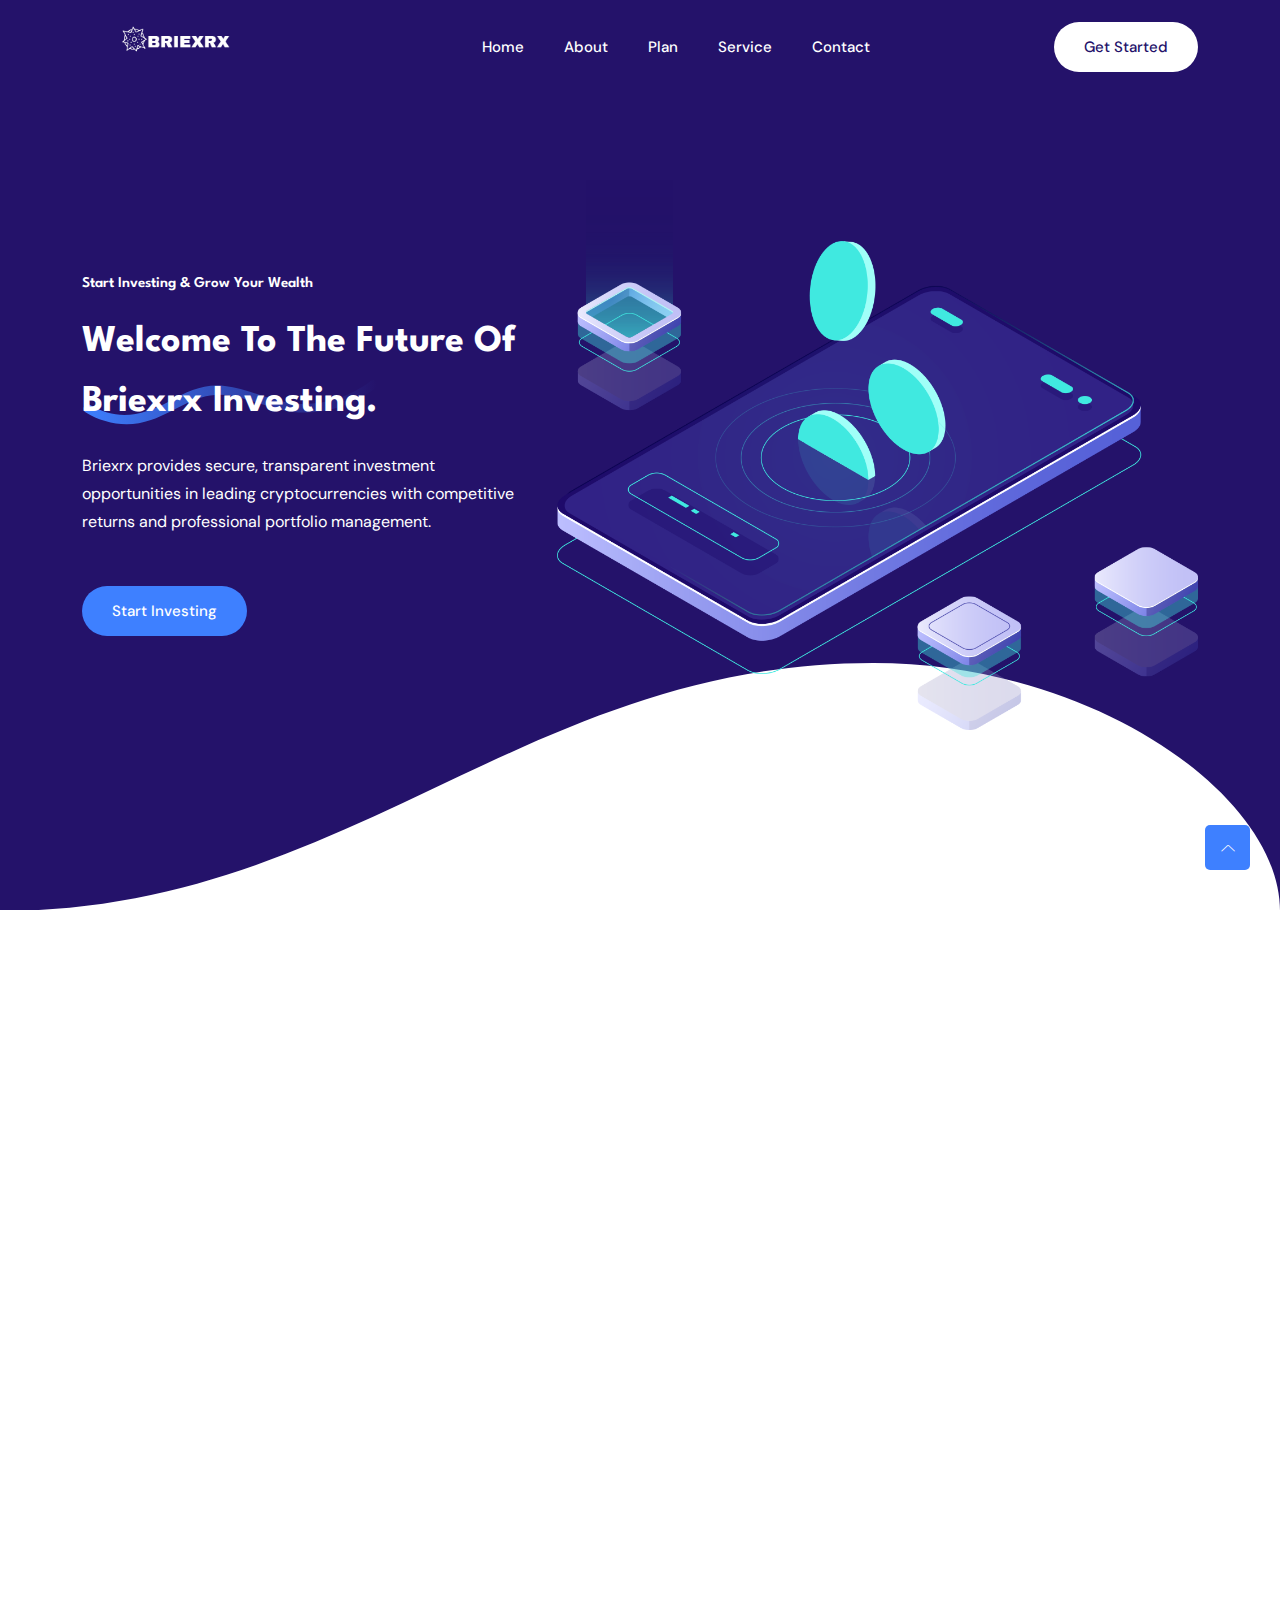
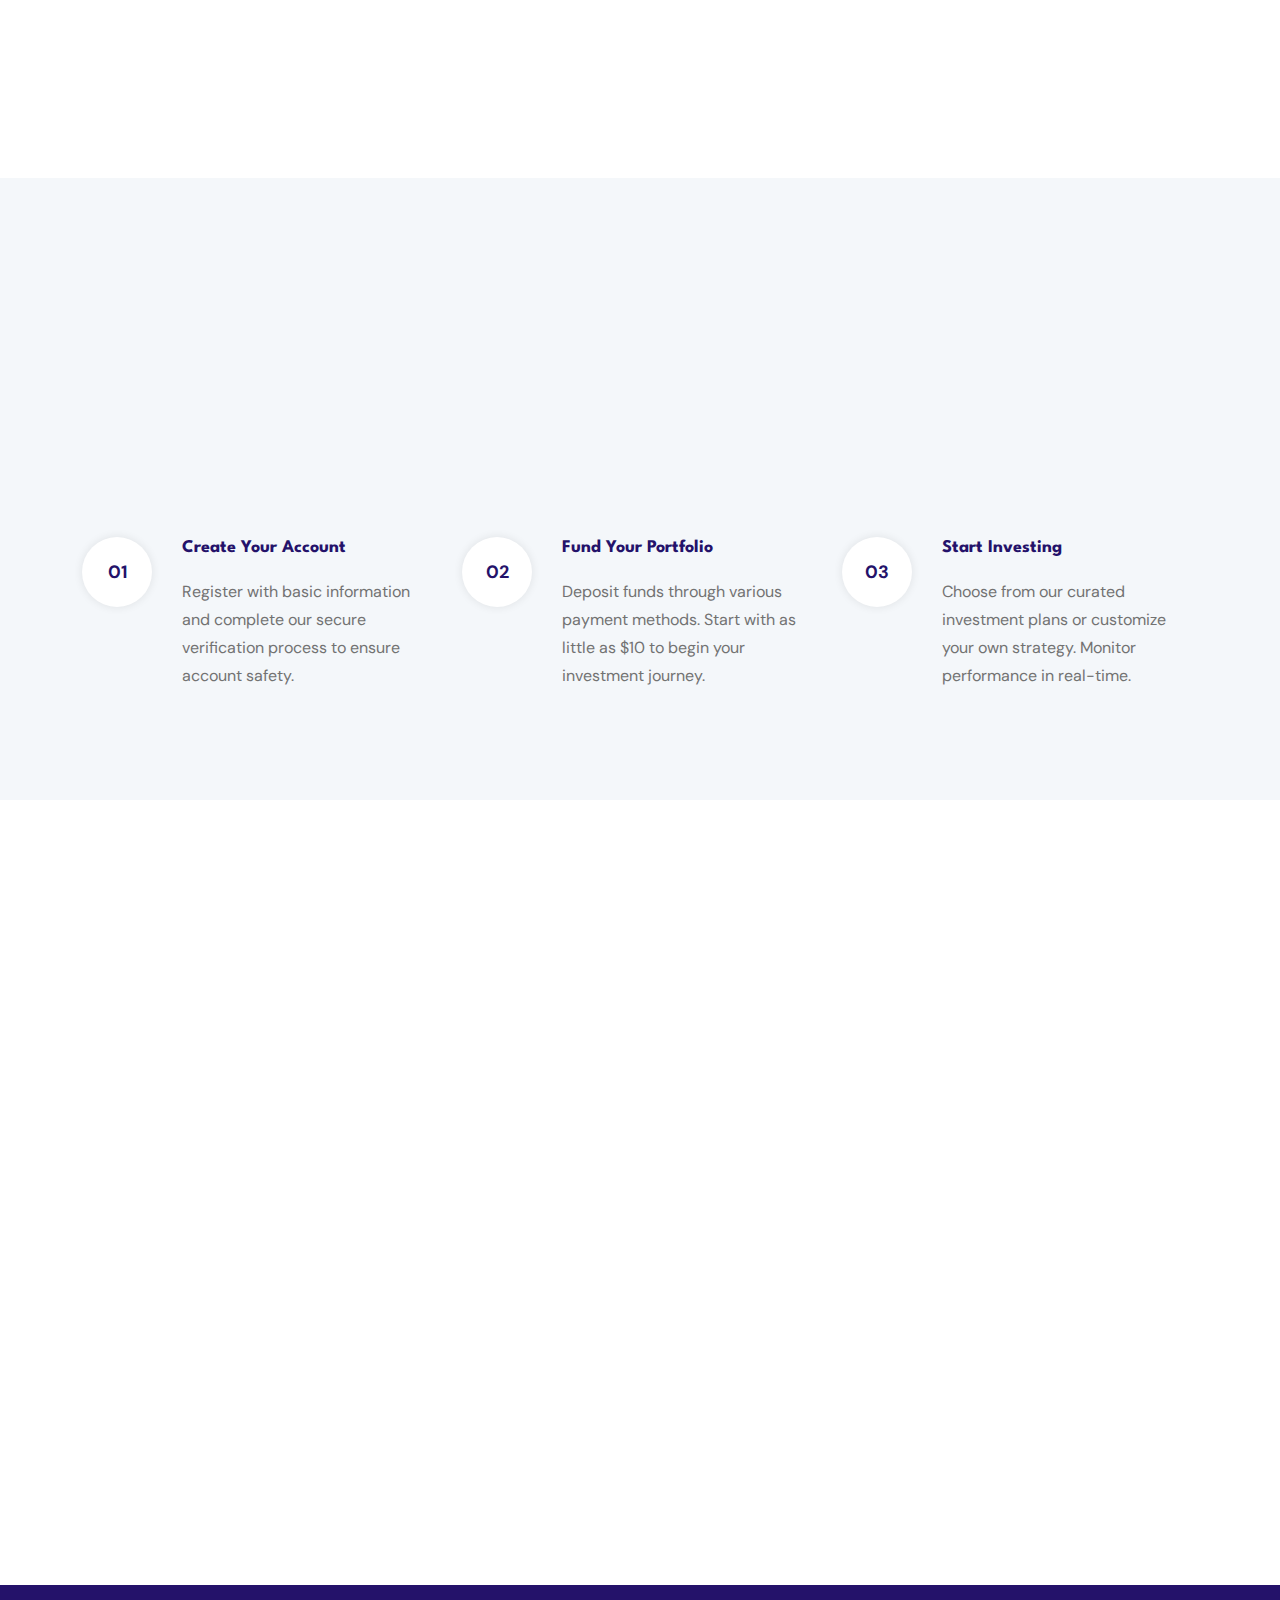
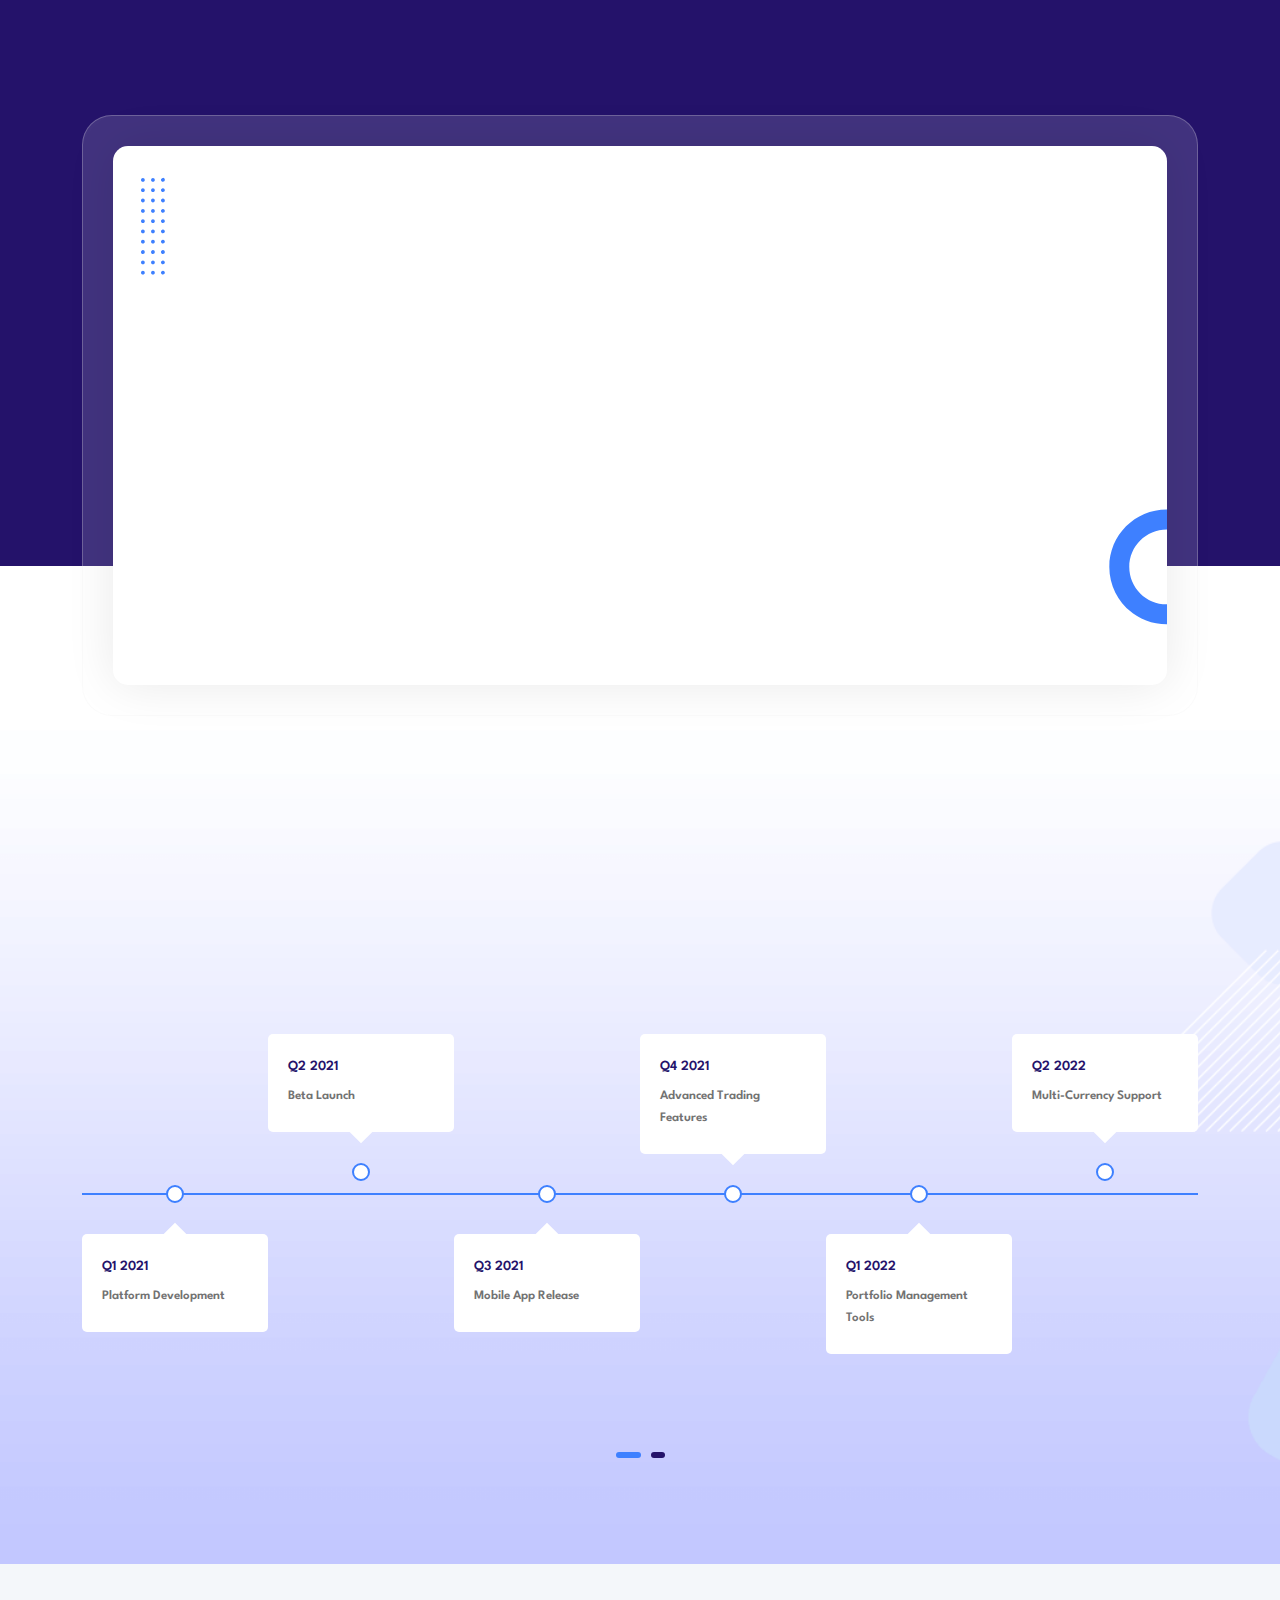
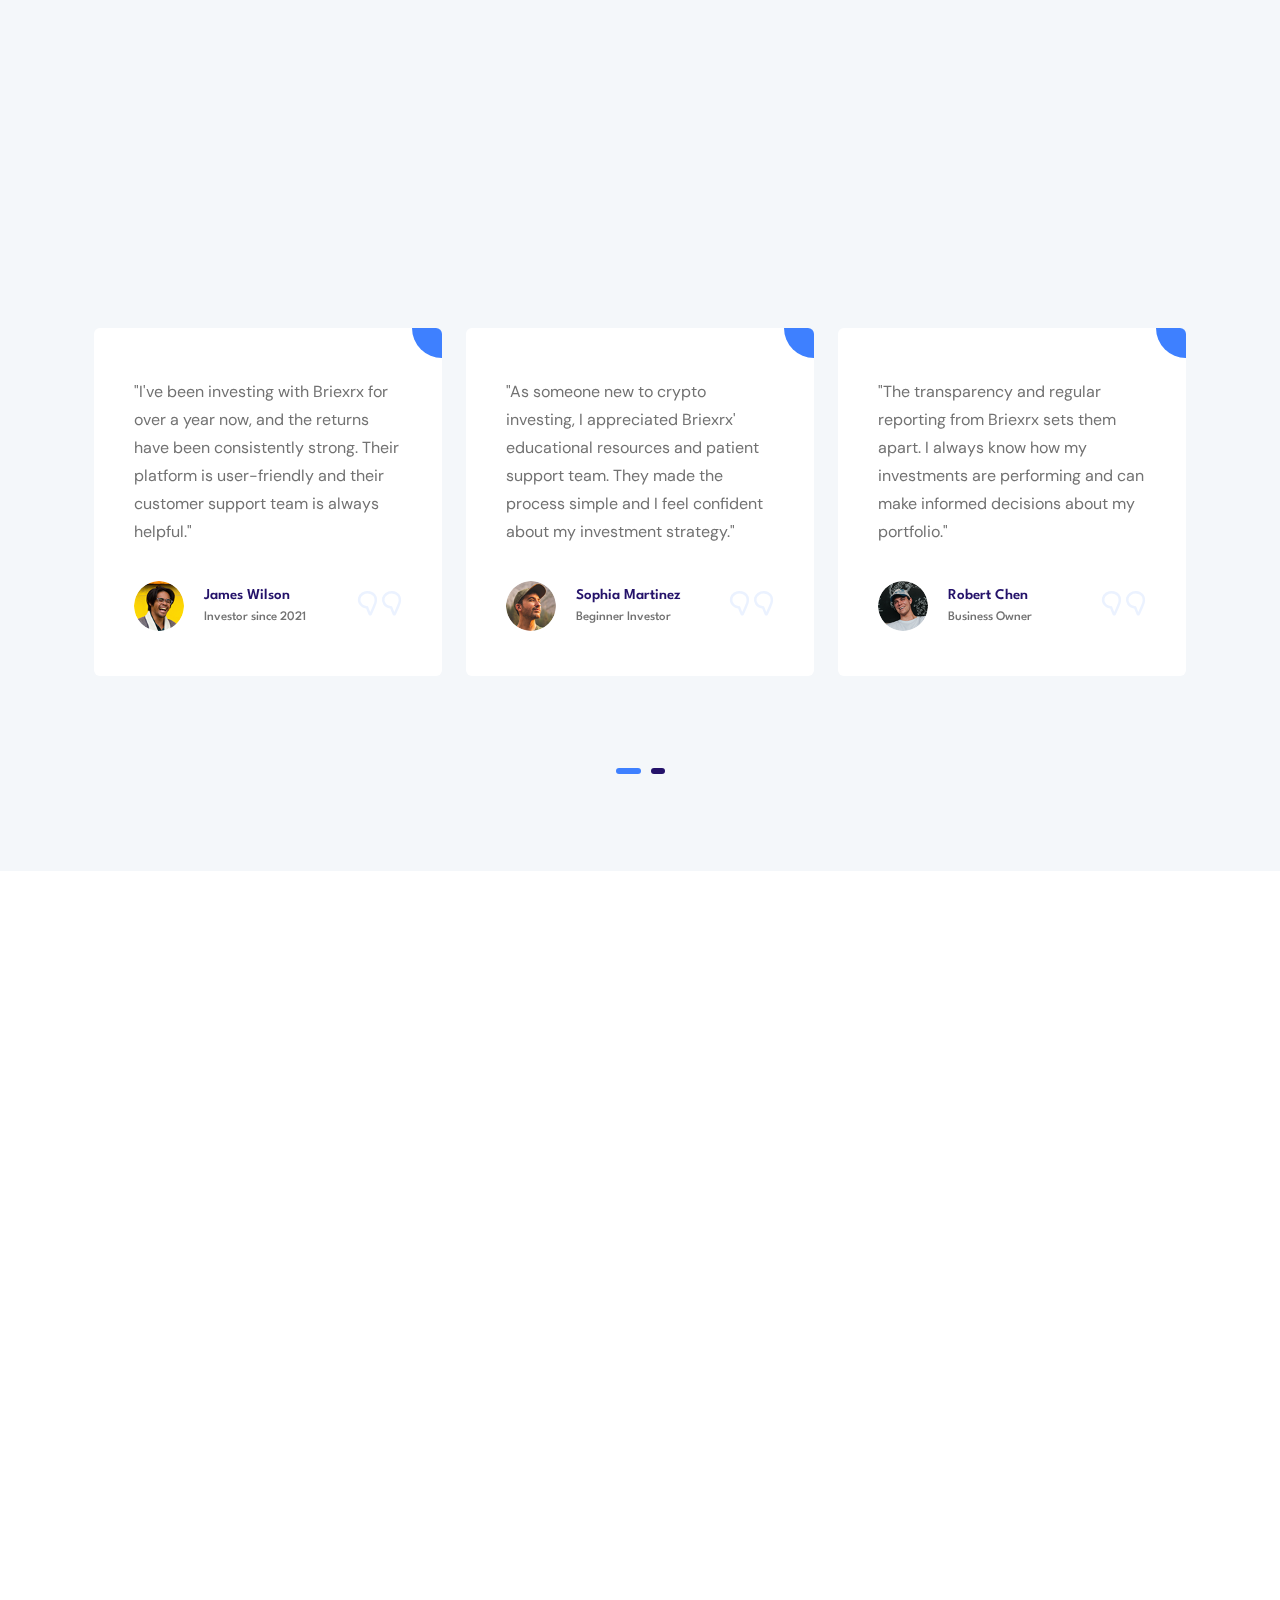
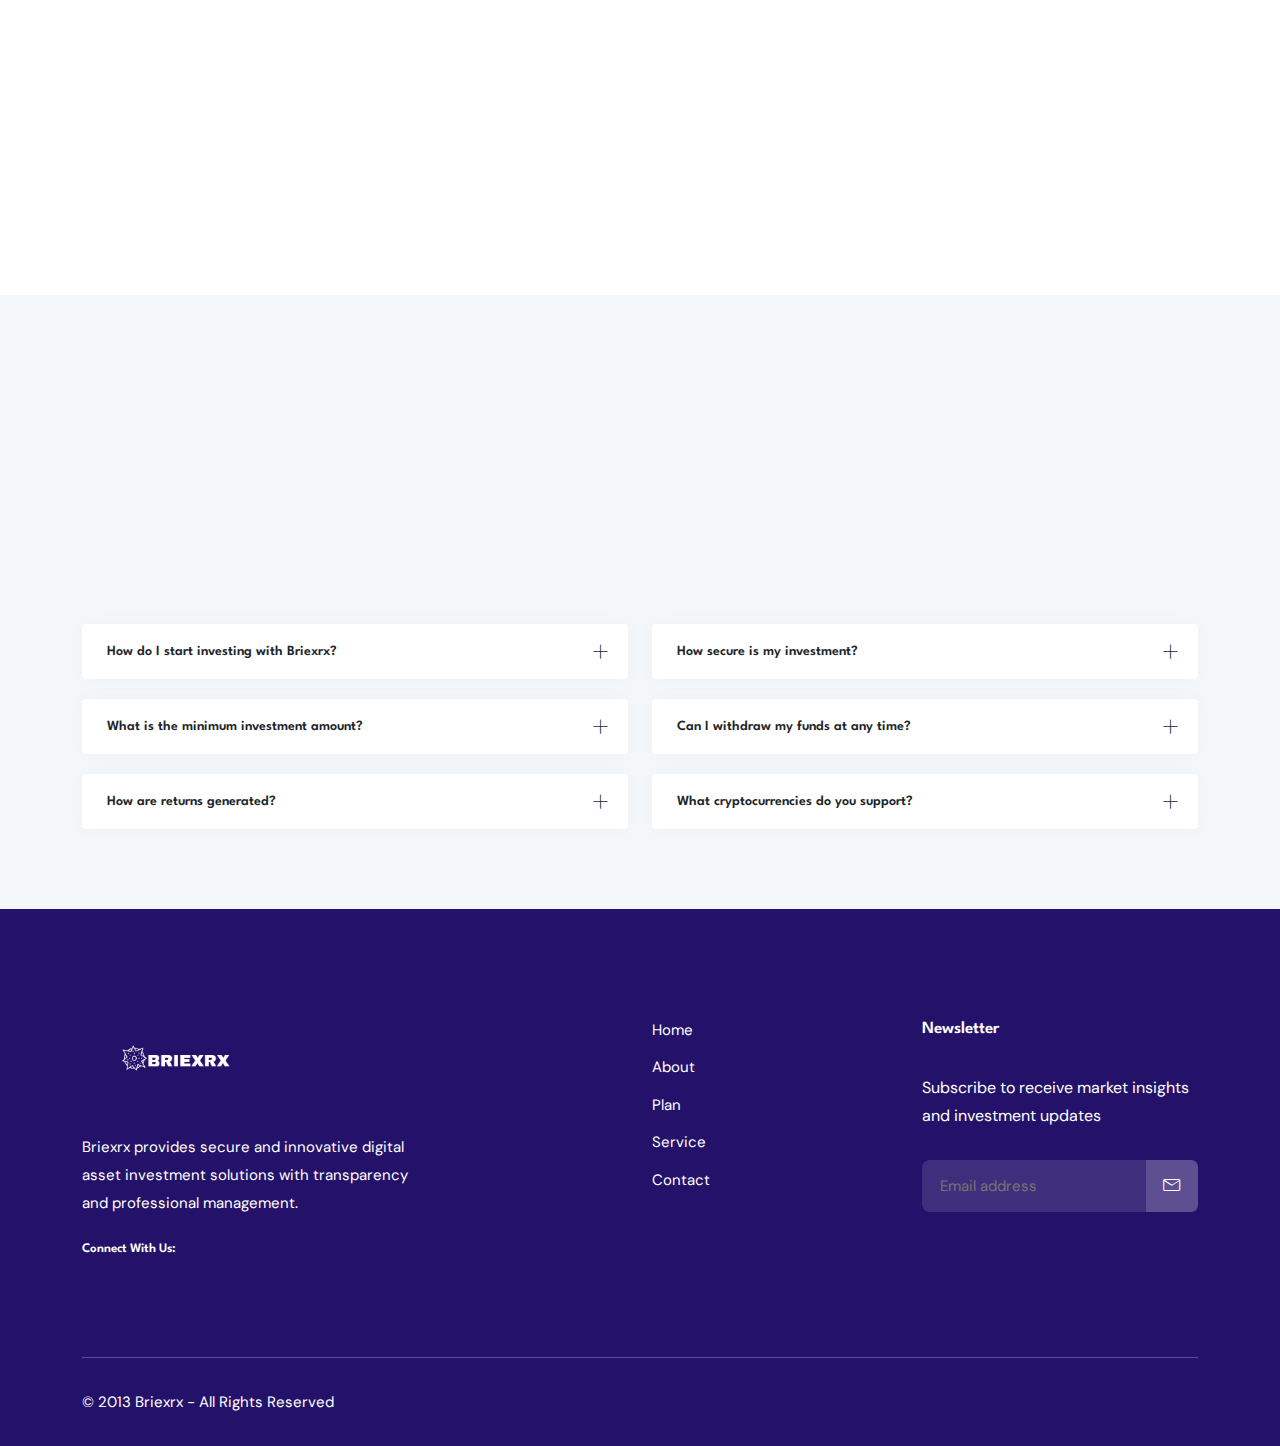
<file: index.html>
<!DOCTYPE html>
<html class="no-js" lang="en">

<head>
    <meta charset="utf-8" />
    <meta http-equiv="x-ua-compatible" content="ie=edge" />
    <title>Briexrx - Secure Investment Platform</title>
    <meta name="viewport" content="width=device-width, initial-scale=1" />
    <link rel="shortcut icon" type="image/x-icon" href="assets/images/favicon.svg" />

    <!-- ========================= CSS here ========================= -->
    <link rel="stylesheet" href="assets/css/bootstrap.min.css" />
    <link rel="stylesheet" href="assets/css/LineIcons.3.0.css" />
    <link rel="stylesheet" href="assets/css/animate.css" />
    <link rel="stylesheet" href="assets/css/tiny-slider.css" />
    <link rel="stylesheet" href="assets/css/glightbox.min.css" />
    <link rel="stylesheet" href="assets/css/main.css" />

    <style>
        @media (max-width: 576px) {
            .navbar-brand {
                margin-top: -30px !important;
            }

            .navbar-brand img {
                height: 150px !important;
            }
        }


        @media (max-width: 576px) {
            .navbar-toggler {
                margin-top: -25px !important;
                /* Move it down slightly */
                margin-right: 10px !important;
                /* Add right margin if needed */
                padding: 4px 6px !important;
                /* Make it a bit smaller */
                font-size: 1rem;
                /* Adjust icon size */
            }

            .navbar-toggler .toggler-icon {
                background-color: #000;
                /* Optional: darker lines for visibility */
                height: 2px;
                width: 20px;
                margin: 4px 0;
                display: block;
            }
        }

        /* ------------------------------------------------------ */
        @media (max-width: 768px) {
            .navbar-brand {
                margin-top: -30px !important;
            }

            .navbar-brand img {
                height: 150px !important;
            }
        }

        @media (max-width: 768px) {
            .navbar-toggler {
                margin-top: -25px !important;
                /* Move it down slightly */
                margin-right: 10px !important;
                /* Add right margin if needed */
                padding: 4px 6px !important;
                /* Make it a bit smaller */
                font-size: 1rem;
                /* Adjust icon size */
            }

            .navbar-toggler .toggler-icon {
                background-color: #000;
                /* Optional: darker lines for visibility */
                height: 2px;
                width: 20px;
                margin: 4px 0;
                display: block;
            }
        }

        @media (max-width: 991.98px) {
            .sub-menu-bar {
                overflow-x: auto;
                -webkit-overflow-scrolling: touch;
                white-space: nowrap;
            }

            .navbar-nav {
                flex-wrap: nowrap;
                display: flex;
                gap: 1rem;
                /* spacing between items */
            }

            .navbar-nav .nav-item {
                flex: 0 0 auto;
                /* prevent shrinking */
            }

            .navbar-nav .nav-item a {
                white-space: nowrap;
                /* prevent text wrapping */
                padding: 10px 15px;
            }

            .navbar-toggler {
                margin-top: -105px !important;
                /* Move it down slightly */
                margin-right: 10px !important;
                /* Add right margin if needed */
                padding: 4px 6px !important;
                /* Make it a bit smaller */
                font-size: 1rem;
            }

            .navbar-toggler .toggler-icon {
                background-color: #000;
                height: 2px;
                width: 20px;
                margin: 4px 0;
                display: block;
            }
        }
    </style>
<!-- Smartsupp Live Chat script -->
<script type="text/javascript">
    var _smartsupp = _smartsupp || {};
    _smartsupp.key = 'c5c179711c4254b4224967d9b4152ec4fd6497af';
    window.smartsupp || (function (d) {
        var s, c, o = smartsupp = function () { o._.push(arguments) }; o._ = [];
        s = d.getElementsByTagName('script')[0]; c = d.createElement('script');
        c.type = 'text/javascript'; c.charset = 'utf-8'; c.async = true;
        c.src = 'https://www.smartsuppchat.com/loader.js?'; s.parentNode.insertBefore(c, s);
    })(document);
</script>
<noscript> Powered by <a href=“https://www.smartsupp.com” target=“_blank”>Smartsupp</a></noscript>
    

</head>

<body>
    <!--[if lte IE 9]>
      <p class="browserupgrade">
        You are using an <strong>outdated</strong> browser. Please
        <a href="https://browsehappy.com/">upgrade your browser</a> to improve
        your experience and security.
      </p>
    <![endif]-->

    <!-- Preloader -->
    <div class="preloader">
        <div class="preloader-inner">
            <div class="preloader-icon">
                <span></span>
                <span></span>
            </div>
        </div>
    </div>
    <!-- /End Preloader -->

    <!-- Start Header Area -->
    <header class="header navbar-area">
        <div class="container">
            <div class="row align-items-center">
                <div class="col-lg-12">
                    <div class="nav-inner">
                        <!-- Start Navbar -->
                        <nav class="navbar navbar-expand-lg">

                            <a class="navbar-brand" href="index.html">
                                <img src="assets/images/logo/lg1.png" alt="Briexrx logo">
                            </a>

                            <button class="navbar-toggler mobile-menu-btn" type="button" data-bs-toggle="collapse"
                                data-bs-target="#navbarSupportedContent" aria-controls="navbarSupportedContent"
                                aria-expanded="false" aria-label="Toggle navigation">
                                <span class="toggler-icon"></span>
                                <span class="toggler-icon"></span>
                                <span class="toggler-icon"></span>
                            </button>
                            <div class="collapse navbar-collapse sub-menu-bar" id="navbarSupportedContent">
                                <ul id="nav" class="navbar-nav ms-auto">
                                    <li class="nav-item">
                                        <a href="index.html" class="active" aria-label="Toggle navigation">Home</a>
                                    </li>
                                    <li class="nav-item">
                                        <a href="about-us.html" aria-label="Toggle navigation">About</a>
                                    </li>
                                    <li class="nav-item">
                                        <a href="plan.html" aria-label="Toggle navigation">Plan</a>
                                    </li>
                                    <li class="nav-item">
                                        <a href="service.html" aria-label="Toggle navigation">Service</a>
                                    </li>
                                    <li class="nav-item">
                                        <a href="contact.html" aria-label="Toggle navigation">Contact</a>
                                    </li>
                                </ul>
                            </div> <!-- navbar collapse -->
                            <div class="button">
                                <a href="/account/login" class="btn">Get started</a>
                            </div>

                        </nav>
                        <!-- End Navbar -->
                    </div>
                </div>
            </div> <!-- row -->
        </div> <!-- container -->
    </header>
    <!-- End Header Area -->

    <!-- Start Hero Area -->
    <section class="hero-area">
        <img class="hero-shape" src="assets/images/hero/deepseek_svg_20251025_2df5f0.svg" alt="Decorative shape">
        <div class="container">
            <div class="row align-items-center">
                <div class="col-lg-5 col-md-12 col-12">
                    <div class="hero-content">
                        <h4 class="wow fadeInUp" data-wow-delay=".2s">Start Investing & Grow Your Wealth</h4>
                        <h1 class="wow fadeInUp" data-wow-delay=".4s">Welcome to the Future of
                            <span>
                                <img class="text-shape" src="assets/images/hero/text-shape.svg"
                                    alt="Decorative element">
                                Briexrx Investing.
                            </span>
                        </h1>
                        <p class="wow fadeInUp" data-wow-delay=".6s">Briexrx provides secure, transparent investment
                            opportunities in leading cryptocurrencies with competitive returns and professional
                            portfolio management.
                        </p>
                        <div class="button wow fadeInUp" data-wow-delay=".8s">
                            <a href="/account/login" class="btn ">Start Investing</a>
                        </div>

                        <!-- <div class="navbar-custom-menu r-side" style="margin-top: 20px">
                            <div id="google_translate_element"></div>
                        </div> -->
                    </div>
                </div>
                <div class="col-lg-7 col-12">
                    <div class="hero-image">
                        <img class="main-image" src="assets/images/hero/home2-bg.png"
                            alt="Digital investment visualization">

                    </div>
                </div>
            </div>
        </div>
    </section>
    <!-- End Hero Area -->

    <!-- Start Feature Area -->
    <div class="feature section">
        <div class="container">
            <div class="row">
                <div class="col-12">
                    <div class="section-title">
                        <h3 class="wow zoomIn" data-wow-delay=".2s">Why choose Briexrx</h3>
                        <h2 class="wow fadeInUp" data-wow-delay=".4s">Our competitive advantages</h2>
                        <p class="wow fadeInUp" data-wow-delay=".6s">We combine cutting-edge technology with financial
                            expertise to deliver secure and profitable digital asset investment solutions.</p>
                    </div>
                </div>
            </div>
            <div class="row">
                <div class="col-lg-4 col-md-6 col-12 wow fadeInUp" data-wow-delay=".2s">
                    <div class="feature-box">
                        <div class="tumb">
                            <img src="assets/images/features/feature-icon-1.png" alt="Instant exchange icon">
                        </div>
                        <h4 class="text-title">Instant Transactions</h4>
                        <p>Our platform enables quick deposits and withdrawals with minimal processing time, ensuring
                            you never miss market opportunities.</p>
                    </div>
                </div>
                <div class="col-lg-4 col-md-6 col-12 wow fadeInUp" data-wow-delay=".4s">
                    <div class="feature-box">
                        <div class="tumb">
                            <img src="assets/images/features/feature-icon-2.png" alt="Security icon">
                        </div>
                        <h4 class="text-title">Advanced Security</h4>
                        <p>Multi-layered security protocols including cold storage, 2FA, and encryption protect your
                            investments from unauthorized access.</p>
                    </div>
                </div>
                <div class="col-lg-4 col-md-6 col-12 wow fadeInUp" data-wow-delay=".6s">
                    <div class="feature-box">
                        <div class="tumb">
                            <img src="assets/images/features/feature-icon-3.png" alt="Trading icon">
                        </div>
                        <h4 class="text-title">Smart Trading</h4>
                        <p>Our algorithmic trading systems execute strategies optimized for cryptocurrency market
                            conditions to maximize returns.</p>
                    </div>
                </div>
            </div>
        </div>
    </div>
    <!-- End Features Area -->

    <!-- Start Get Start Process Area -->
    <section class="start-process section">
        <div class="container">
            <div class="row">
                <div class="col-12">
                    <div class="section-title">
                        <h3 class="wow zoomIn" data-wow-delay=".2s">Ready to get started?</h3>
                        <h2 class="wow fadeInUp" data-wow-delay=".4s">3 Simple Steps To Begin</h2>
                        <p class="wow fadeInUp" data-wow-delay=".6s">Our streamlined onboarding process makes it easy to
                            start your digital investment journey in minutes.</p>
                    </div>
                </div>
            </div>
            <div class="row">
                <div class="col-lg-4 col-md-4 col-12">
                    <div class="single-process">
                        <span class="serial">01</span>
                        <h3>Create Your Account</h3>
                        <p>Register with basic information and complete our secure verification process to ensure
                            account safety.</p>
                    </div>
                </div>
                <div class="col-lg-4 col-md-4 col-12">
                    <div class="single-process">
                        <span class="serial">02</span>
                        <h3>Fund Your Portfolio</h3>
                        <p>Deposit funds through various payment methods. Start with as little as $10 to begin your
                            investment journey.</p>
                    </div>
                </div>
                <div class="col-lg-4 col-md-4 col-12">
                    <div class="single-process">
                        <span class="serial">03</span>
                        <h3>Start Investing</h3>
                        <p>Choose from our curated investment plans or customize your own strategy. Monitor performance
                            in real-time.</p>
                    </div>
                </div>
            </div>
        </div>
    </section>
    <!-- End Get Start Process Area -->

    <!-- Start Team Area -->
    <section class="team section">
        <div class="container">
            <div class="row">
                <div class="col-12">
                    <div class="section-title">
                        <h3 class="wow zoomIn" data-wow-delay=".2s">Expert Team</h3>
                        <h2 class="wow fadeInUp" data-wow-delay=".4s">Meet Our Leadership</h2>
                        <p class="wow fadeInUp" data-wow-delay=".6s">Our team combines decades of experience in finance,
                            technology, and blockchain to deliver exceptional investment solutions.</p>
                    </div>
                </div>
            </div>
            <div class="row">
                <div class="col-lg-3 col-md-6 col-12 wow fadeInUp" data-wow-delay=".3s">
                    <!-- Start Single Team -->
                    <div class="single-team">
                        <div class="team-image">
                            <img src="assets/images/team/team4.jpg" alt="Michael Chen - Founder">
                        </div>
                        <div class="content">
                            <h4>Michael Chen
                                <span>Founder & CEO</span>
                            </h4>

                        </div>
                    </div>
                    <!-- End Single Team -->
                </div>
                <div class="col-lg-3 col-md-6 col-12 wow fadeInUp" data-wow-delay=".5s">
                    <!-- Start Single Team -->
                    <div class="single-team">
                        <div class="team-image">
                            <img src="assets/images/team/team1.jpg" alt="Sarah Johnson - CTO">
                        </div>
                        <div class="content">
                            <h4>Sarah Johnson
                                <span>Chief Technology Officer</span>
                            </h4>

                        </div>
                    </div>
                    <!-- End Single Team -->
                </div>
                <div class="col-lg-3 col-md-6 col-12 wow fadeInUp" data-wow-delay=".7s">
                    <!-- Start Single Team -->
                    <div class="single-team">
                        <div class="team-image">
                            <img src="assets/images/team/team2.jpg" alt="David Kim - CFO">
                        </div>
                        <div class="content">
                            <h4>David Kim
                                <span>Chief Financial Officer</span>
                            </h4>

                        </div>
                    </div>
                    <!-- End Single Team -->
                </div>
                <div class="col-lg-3 col-md-6 col-12 wow fadeInUp" data-wow-delay=".9s">
                    <!-- Start Single Team -->
                    <div class="single-team">
                        <div class="team-image">
                            <img src="assets/images/team/team3.jpg" alt="Amara Patel - Investment Director">
                        </div>
                        <div class="content">
                            <h4>Amara Patel
                                <span>Investment Director</span>
                            </h4>

                        </div>
                    </div>
                    <!-- End Single Team -->
                </div>
            </div>
        </div>
    </section>
    <!--/ End Team Area -->

    <!-- Start Intro Video Area -->
    <section class="intro-video-area section">
        <div class="container">
            <div class="row">
                <div class="col-12">
                    <div class="inner-content-head">
                        <div class="inner-content">
                            <img class="shape1" src="assets/images/video/shape1.svg" alt="Decorative shape">
                            <img class="shape2" src="assets/images/video/shape2.svg" alt="Decorative shape">
                            <div class="section-title">
                                <span class="wow zoomIn" data-wow-delay=".2s">Digital investment education</span>
                                <h2 class="wow fadeInUp" data-wow-delay=".4s">How Briexrx Works</h2>
                                <p class="wow fadeInUp" data-wow-delay=".6s">Learn about our investment approach,
                                    security measures, and how we generate returns for our clients through strategic
                                    digital asset management.</p>
                            </div>
                            <!-- <div class="intro-video-play">
                                <div class="play-thumb wow zoomIn" data-wow-delay=".2s">
                                    <a href="https://www.youtube.com/watch?v=r44RKWyfcFw" class="glightbox video"
                                        aria-label="Play introduction video"><i class="lni lni-play"></i></a>
                                </div>
                            </div> -->
                        </div>
                    </div>
                </div>
            </div>
        </div>
    </section>
    <!-- End Intro Video Area -->

    <!-- Start Road Map Area -->
    <section class="road-map section">
        <div class="container">
            <div class="row">
                <div class="col-12">
                    <div class="section-title">
                        <h2 class="wow fadeInUp" data-wow-delay=".4s">Our Development Roadmap</h2>
                        <p class="wow fadeInUp" data-wow-delay=".6s">We're continuously improving our platform to
                            provide better services and features for our investors.</p>
                    </div>
                </div>
            </div>
            <div class="top-row">
                <div class="">
                    <div class="row road-map-slider">
                        <div class="col-lg-2 col-md-3 col-12 p-0">
                            <!-- Start Single Map -->
                            <div class="single-map down">
                                <span class="arrow"></span>
                                <h3>Q1 2021
                                    <span>Platform Development</span>
                                </h3>
                            </div>
                            <!-- End Single Map -->
                        </div>
                        <div class="col-lg-2 col-md-3 col-12 p-0">
                            <!-- Start Single Map -->
                            <div class="single-map">
                                <span class="arrow"></span>
                                <h3>Q2 2021
                                    <span>Beta Launch</span>
                                </h3>
                            </div>
                            <!-- End Single Map -->
                        </div>
                        <div class="col-lg-2 col-md-3 col-12 p-0">
                            <!-- Start Single Map -->
                            <div class="single-map down">
                                <span class="arrow"></span>
                                <h3>Q3 2021
                                    <span>Mobile App Release</span>
                                </h3>
                            </div>
                            <!-- End Single Map -->
                        </div>
                        <div class="col-lg-2 col-md-3 col-12 p-0">
                            <!-- Start Single Map -->
                            <div class="single-map">
                                <span class="arrow"></span>
                                <h3>Q4 2021
                                    <span>Advanced Trading Features</span>
                                </h3>
                            </div>
                            <!-- End Single Map -->
                        </div>
                        <div class="col-lg-2 col-md-3 col-12 p-0">
                            <!-- Start Single Map -->
                            <div class="single-map down">
                                <span class="arrow"></span>
                                <h3>Q1 2022
                                    <span>Portfolio Management Tools</span>
                                </h3>
                            </div>
                            <!-- End Single Map -->
                        </div>
                        <div class="col-lg-2 col-md-3 col-12 p-0">
                            <!-- Start Single Map -->
                            <div class="single-map">
                                <span class="arrow"></span>
                                <h3>Q2 2022
                                    <span>Multi-Currency Support</span>
                                </h3>
                            </div>
                            <!-- End Single Map -->
                        </div>
                        <div class="col-lg-2 col-md-3 col-12 p-0">
                            <!-- Start Single Map -->
                            <div class="single-map down">
                                <span class="arrow"></span>
                                <h3>Q3 2022
                                    <span>Enhanced Security Features</span>
                                </h3>
                            </div>
                            <!-- End Single Map -->
                        </div>
                        <div class="col-lg-2 col-md-3 col-12 p-0">
                            <!-- Start Single Map -->
                            <div class="single-map">
                                <span class="arrow"></span>
                                <h3>Q4 2022
                                    <span>AI-Powered Analytics</span>
                                </h3>
                            </div>
                            <!-- End Single Map -->
                        </div>
                        <div class="col-lg-2 col-md-3 col-12 p-0">
                            <!-- Start Single Map -->
                            <div class="single-map down">
                                <span class="arrow"></span>
                                <h3>Q1 2025
                                    <span>Global Expansion</span>
                                </h3>
                            </div>
                            <!-- End Single Map -->
                        </div>
                        <div class="col-lg-2 col-md-3 col-12 p-0">
                            <!-- Start Single Map -->
                            <div class="single-map">
                                <span class="arrow"></span>
                                <h3>Future
                                    <span>Continuous Innovation</span>
                                </h3>
                            </div>
                            <!-- End Single Map -->
                        </div>
                    </div>
                </div>
            </div>
        </div>
    </section>
    <!-- End Road Map Area -->

    <!-- Start Testimonials Area -->
    <section class="testimonials style2 section">
        <div class="container">
            <div class="row">
                <div class="col-12">
                    <div class="section-title">
                        <h3 class="wow zoomIn" data-wow-delay=".2s">Client Feedback</h3>
                        <h2 class="wow fadeInUp" data-wow-delay=".4s">What Our Investors Say</h2>
                        <p class="wow fadeInUp" data-wow-delay=".6s">Hear from our community of investors about their
                            experiences with Briexrx.</p>
                    </div>
                </div>
            </div>
            <div class="row testimonial-slider">
                <div class="col-lg-6 col-12 ">
                    <!-- Start Single Testimonial -->
                    <div class="single-testimonial">
                        <div class="inner-content">
                            <div class="quote-icon">
                                <i class="lni lni-quotation"></i>
                            </div>
                            <div class="text">
                                <p>"I've been investing with Briexrx for over a year now, and the returns have been
                                    consistently strong. Their platform is user-friendly and their customer support team
                                    is always helpful."</p>
                            </div>
                            <div class="author">
                                <img src="assets/images/testimonial/testi-1.png" alt="James Wilson">
                                <h4 class="name">James Wilson
                                    <span class="deg">Investor since 2021</span>
                                </h4>
                            </div>
                        </div>
                    </div>
                    <!-- End Single Testimonial -->
                </div>
                <div class="col-lg-6 col-12 ">
                    <!-- Start Single Testimonial -->
                    <div class="single-testimonial">
                        <div class="inner-content">
                            <div class="quote-icon">
                                <i class="lni lni-quotation"></i>
                            </div>
                            <div class="text">
                                <p>"As someone new to crypto investing, I appreciated Briexrx' educational resources
                                    and patient support team. They made the process simple and I feel confident about my
                                    investment strategy."</p>
                            </div>
                            <div class="author">
                                <img src="assets/images/testimonial/testi-2.png" alt="Sophia Martinez">
                                <h4 class="name">Sophia Martinez
                                    <span class="deg">Beginner Investor</span>
                                </h4>
                            </div>
                        </div>
                    </div>
                    <!-- End Single Testimonial -->
                </div>
                <div class="col-lg-6 col-12 ">
                    <!-- Start Single Testimonial -->
                    <div class="single-testimonial">
                        <div class="inner-content">
                            <div class="quote-icon">
                                <i class="lni lni-quotation"></i>
                            </div>
                            <div class="text">
                                <p>"The transparency and regular reporting from Briexrx sets them apart. I always
                                    know how my investments are performing and can make informed decisions about my
                                    portfolio."</p>
                            </div>
                            <div class="author">
                                <img src="assets/images/testimonial/testi-3.png" alt="Robert Chen">
                                <h4 class="name">Robert Chen
                                    <span class="deg">Business Owner</span>
                                </h4>
                            </div>
                        </div>
                    </div>
                    <!-- End Single Testimonial -->
                </div>
                <div class="col-lg-6 col-12 ">
                    <!-- Start Single Testimonial -->
                    <div class="single-testimonial">
                        <div class="inner-content">
                            <div class="quote-icon">
                                <i class="lni lni-quotation"></i>
                            </div>
                            <div class="text">
                                <p>"I've tried several crypto investment platforms, but Briexrx offers the best
                                    combination of security, returns, and user experience. Their mobile app makes
                                    managing my investments effortless."</p>
                            </div>
                            <div class="author">
                                <img src="assets/images/testimonial/testi-2.png" alt="Lisa Johnson">
                                <h4 class="name">Lisa Johnson
                                    <span class="deg">Seasoned Investor</span>
                                </h4>
                            </div>
                        </div>
                    </div>
                    <!-- End Single Testimonial -->
                </div>
            </div>
        </div>
    </section>
    <!-- End Testimonial Area -->

    <!-- Start Blog Section Area -->
    <section class="blog-section section">
        <div class="container">
            <div class="row">
                <div class="col-12">
                    <div class="section-title">
                        <h3 class="wow zoomIn" data-wow-delay=".2s">Educational Resources</h3>
                        <h2 class="wow fadeInUp" data-wow-delay=".4s">Latest From Our Blog</h2>
                        <p class="wow fadeInUp" data-wow-delay=".6s">Stay informed with our insights on cryptocurrency
                            markets, investment strategies, and industry developments.</p>
                    </div>
                </div>
            </div>
            <div class="row">
                <div class="col-lg-4 col-md-6 col-12 wow fadeInUp" data-wow-delay=".4s">
                    <!-- Start Single Blog Grid -->
                    <div class="single-blog-grid">
                        <div class="blog-img">
                            <a href="blog-single.html">
                                <img src="assets/images/blog/blog-1.png" alt="Blockchain meets energy article">
                            </a>
                        </div>
                        <div class="blog-content">
                            <div class="meta-info">
                                <a class="date" href="javascript:void(0)"><i class="lni lni-timer"></i> 10 June 2025
                                </a>
                                <a class="author" href="javascript:void(0)"><i class="lni lni-user"></i> Briexrx
                                    Team
                                </a>
                            </div>
                            <h4>
                                <a href="blog-single.html">Understanding Crypto Market Cycles</a>
                            </h4>
                            <p>Learn how to identify and navigate the different phases of cryptocurrency market cycles
                                to optimize your investment strategy.</p>
                            <div class="button">
                                <a href="blog-single.html" class="btn">Read More</a>
                            </div>
                        </div>
                    </div>
                    <!-- End Single Blog Grid -->
                </div>
                <div class="col-lg-4 col-md-6 col-12 wow fadeInUp" data-wow-delay=".6s">
                    <!-- Start Single Blog -->
                    <div class="single-blog-grid">
                        <div class="blog-img">
                            <a href="blog-single.html">
                                <img src="assets/images/blog/blog-2.png" alt="Cryptocurrency pros and cons article">
                            </a>
                        </div>
                        <div class="blog-content">
                            <div class="meta-info">
                                <a class="date" href="javascript:void(0)"><i class="lni lni-timer"></i> 5 Aug 2025
                                </a>
                                <a class="author" href="javascript:void(0)"><i class="lni lni-user"></i> Briexrx
                                    Team
                                </a>
                            </div>
                            <h4>
                                <a href="blog-single.html">Diversifying Your Crypto Portfolio</a>
                            </h4>
                            <p>Discover strategies for building a balanced cryptocurrency portfolio that manages risk
                                while maximizing potential returns.</p>
                            <div class="button">
                                <a href="blog-single.html" class="btn">Read Blog</a>
                            </div>
                        </div>
                    </div>
                    <!-- End Single Blog Grid -->
                </div>
                <div class="col-lg-4 col-md-6 col-12 wow fadeInUp" data-wow-delay=".8s">
                    <!-- Start Single Blog Grid -->
                    <div class="single-blog-grid">
                        <div class="blog-img">
                            <a href="blog-single.html">
                                <img src="assets/images/blog/blog-3.png" alt="ICO marketing article">
                            </a>
                        </div>
                        <div class="blog-content">
                            <div class="meta-info">
                                <a class="date" href="javascript:void(0)"><i class="lni lni-timer"></i> 25 Dec 2025
                                </a>
                                <a class="author" href="javascript:void(0)"><i class="lni lni-user"></i> Briexrx
                                    Team
                                </a>
                            </div>
                            <h4>
                                <a href="blog-single.html">Security Best Practices for Crypto Investors</a>
                            </h4>
                            <p>Essential security measures every cryptocurrency investor should implement to protect
                                their digital assets from threats.</p>
                            <div class="button">
                                <a href="blog-single.html" class="btn">Read Blog</a>
                            </div>
                        </div>
                    </div>
                    <!-- End Single Blog Grid -->
                </div>
            </div>
        </div>
    </section>
    <!-- End Blog Section Area -->

    <!-- Start Faq Area -->
    <section class="faq section">
        <div class="container">
            <div class="row">
                <div class="col-12">
                    <div class="section-title">
                        <h3 class="wow zoomIn" data-wow-delay=".2s">Common Questions</h3>
                        <h2 class="wow fadeInUp" data-wow-delay=".4s">Frequently Asked Questions</h2>
                        <p class="wow fadeInUp" data-wow-delay=".6s">Find answers to the most common questions about
                            investing with Briexrx.</p>
                    </div>
                </div>
            </div>
            <div class="row">
                <div class="col-lg-6 col-md-12 col-12">
                    <div class="accordion" id="accordionExample">
                        <div class="accordion-item">
                            <h2 class="accordion-header" id="heading1">
                                <button class="accordion-button collapsed" type="button" data-bs-toggle="collapse"
                                    data-bs-target="#collapse1" aria-expanded="false" aria-controls="collapse1">
                                    <span class="title">How do I start investing with Briexrx?</span><i
                                        class="lni lni-plus"></i>
                                </button>
                            </h2>
                            <div id="collapse1" class="accordion-collapse collapse" aria-labelledby="heading1"
                                data-bs-parent="#accordionExample">
                                <div class="accordion-body">
                                    <p>Starting is simple: register for an account, complete our verification process,
                                        deposit funds, and choose an investment plan. Our platform guides you through
                                        each step, and our support team is available to assist with any questions.</p>
                                </div>
                            </div>
                        </div>
                        <div class="accordion-item">
                            <h2 class="accordion-header" id="heading2">
                                <button class="accordion-button collapsed" type="button" data-bs-toggle="collapse"
                                    data-bs-target="#collapse2" aria-expanded="false" aria-controls="collapse2">
                                    <span class="title">What is the minimum investment amount?</span><i
                                        class="lni lni-plus"></i>
                                </button>
                            </h2>
                            <div id="collapse2" class="accordion-collapse collapse" aria-labelledby="heading2"
                                data-bs-parent="#accordionExample">
                                <div class="accordion-body">
                                    <p>You can start investing with as little as $10. We believe in making digital asset
                                        investment accessible to everyone, regardless of their investment capacity.</p>
                                </div>
                            </div>
                        </div>
                        <div class="accordion-item">
                            <h2 class="accordion-header" id="heading3">
                                <button class="accordion-button collapsed" type="button" data-bs-toggle="collapse"
                                    data-bs-target="#collapse3" aria-expanded="false" aria-controls="collapse3">
                                    <span class="title">How are returns generated?</span><i class="lni lni-plus"></i>
                                </button>
                            </h2>
                            <div id="collapse3" class="accordion-collapse collapse" aria-labelledby="heading3"
                                data-bs-parent="#accordionExample">
                                <div class="accordion-body">
                                    <p>Returns are generated through a combination of strategic cryptocurrency trading,
                                        staking rewards, and yield farming strategies. Our expert team continuously
                                        monitors market conditions to optimize performance.</p>
                                </div>
                            </div>
                        </div>
                    </div>
                </div>
                <div class="col-lg-6 col-md-12 col-12 xs-margin">
                    <div class="accordion" id="accordionExample2">
                        <div class="accordion-item">
                            <h2 class="accordion-header" id="heading11">
                                <button class="accordion-button collapsed" type="button" data-bs-toggle="collapse"
                                    data-bs-target="#collapse11" aria-expanded="false" aria-controls="collapse11">
                                    <span class="title">How secure is my investment?</span><i class="lni lni-plus"></i>
                                </button>
                            </h2>
                            <div id="collapse11" class="accordion-collapse collapse" aria-labelledby="heading11"
                                data-bs-parent="#accordionExample2">
                                <div class="accordion-body">
                                    <p>Security is our top priority. We employ industry-leading measures including cold
                                        storage for assets, two-factor authentication, encryption protocols, and regular
                                        security audits. Additionally, we maintain transparent records of all
                                        transactions.</p>
                                </div>
                            </div>
                        </div>
                        <div class="accordion-item">
                            <h2 class="accordion-header" id="heading22">
                                <button class="accordion-button collapsed" type="button" data-bs-toggle="collapse"
                                    data-bs-target="#collapse22" aria-expanded="false" aria-controls="collapse22">
                                    <span class="title">Can I withdraw my funds at any time?</span><i
                                        class="lni lni-plus"></i>
                                </button>
                            </h2>
                            <div id="collapse22" class="accordion-collapse collapse" aria-labelledby="heading22"
                                data-bs-parent="#accordionExample2">
                                <div class="accordion-body">
                                    <p>Yes, you can request withdrawals at any time. Processing times may vary depending
                                        on your investment plan and the current market conditions, but we strive to
                                        process all withdrawal requests within 24-48 hours.</p>
                                </div>
                            </div>
                        </div>
                        <div class="accordion-item">
                            <h2 class="accordion-header" id="heading33">
                                <button class="accordion-button collapsed" type="button" data-bs-toggle="collapse"
                                    data-bs-target="#collapse33" aria-expanded="false" aria-controls="collapse33">
                                    <span class="title">What cryptocurrencies do you support?</span><i
                                        class="lni lni-plus"></i>
                                </button>
                            </h2>
                            <div id="collapse33" class="accordion-collapse collapse" aria-labelledby="heading33"
                                data-bs-parent="#accordionExample2">
                                <div class="accordion-body">
                                    <p>We currently support Bitcoin, Ethereum, Litecoin, and several other major
                                        cryptocurrencies. Our platform regularly evaluates and adds promising new assets
                                        that meet our strict criteria for security and potential returns.</p>
                                </div>
                            </div>
                        </div>
                    </div>
                </div>
            </div>
        </div>
    </section>
    <!--/ End Faq Area -->

    <!-- Start Footer Area -->
    <footer class="footer section">
        <!-- Start Footer Top -->
        <div class="footer-top">
            <div class="container">
                <div class="inner-content">
                    <div class="row">
                        <div class="col-lg-4 col-md-6 col-12">
                            <!-- Single Widget -->
                            <div class="single-footer f-about">
                                <div class="logo">
                                    <a class="navbar-brand" href="index.html">
                                        <img src="assets/images/logo/lg1.png" alt="Briexrx logo">
                                    </a>
                                </div>
                                <p>Briexrx provides secure and innovative digital asset investment solutions with
                                    transparency and professional management.</p>
                                <h4 class="social-title">Connect With Us:</h4>

                            </div>
                            <!-- End Single Widget -->
                        </div>
                        <div class="col-lg-2 col-md-6 col-12">
                            <!-- Single Widget -->

                            <!-- End Single Widget -->
                        </div>
                        <div class="col-lg-2 col-md-6 col-12">
                            <!-- Single Widget -->
                            <div class="single-footer f-link">
                                <ul>
                                    <li><a href="index.html" class="active" aria-label="Toggle navigation">Home</a></li>
                                    <li><a href="about-us.html" aria-label="Toggle navigation">About</a></li>
                                    <li><a href="plan.html" aria-label="Toggle navigation">Plan</a></li>
                                    <li><a href="service.html" aria-label="Toggle navigation">Service</a></li>
                                    <li><a href="contact.html" aria-label="Toggle navigation">Contact</a></li>
                                </ul>

                            </div>
                            <!-- End Single Widget -->
                        </div>
                        <div class="col-lg-4 col-md-6 col-12">
                            <!-- Single Widget -->
                            <div class="single-footer newsletter">
                                <h3>Newsletter</h3>
                                <p>Subscribe to receive market insights and investment updates</p>
                                <form action="#" method="get" target="_blank" class="newsletter-form">
                                    <input name="EMAIL" placeholder="Email address" required="required" type="email">
                                    <div class="button">
                                        <button class="sub-btn" aria-label="Subscribe"><i class="lni lni-envelope"></i>
                                        </button>
                                    </div>
                                </form>
                            </div>
                            <!-- End Single Widget -->
                        </div>
                    </div>
                </div>
            </div>
        </div>
        <!--/ End Footer Top -->
        <!-- Start Copyright Area -->
        <div class="copyright-area">
            <div class="container">
                <div class="inner-content">
                    <div class="row">
                        <div class="col-lg-6 col-md-6 col-12">
                            <p class="copyright-text">© 2013 Briexrx - All Rights Reserved</p>
                        </div>

                    </div>
                </div>
            </div>
        </div>
        <!-- End Copyright Area -->
    </footer>
    <!--/ End Footer Area -->

    <!-- ========================= scroll-top ========================= -->
    <a href="#" class="scroll-top" aria-label="Scroll to top">
        <i class="lni lni-chevron-up"></i>
    </a>

    <!-- ========================= JS here ========================= -->
    <script src="assets/js/bootstrap.min.js"></script>
    <script src="assets/js/wow.min.js"></script>
    <script src="assets/js/tiny-slider.js"></script>
    <script src="assets/js/glightbox.min.js"></script>
    <script src="assets/js/count-up.min.js"></script>
    <script src="assets/js/main.js"></script>
    <script>
        //========= Road Map 
        tns({
            container: '.road-map-slider',
            items: 1,
            slideBy: 'page',
            autoplay: false,
            mouseDrag: true,
            gutter: 0,
            nav: true,
            controls: false,
            responsive: {
                0: {
                    items: 2,
                },
                540: {
                    items: 3,
                },
                768: {
                    items: 4,
                },
                992: {
                    items: 4,
                },
                1170: {
                    items: 6,
                }
            }
        });

        //========= testimonial 
        tns({
            container: '.testimonial-slider',
            items: 3,
            slideBy: 'page',
            autoplay: false,
            mouseDrag: true,
            gutter: 0,
            nav: true,
            controls: false,
            responsive: {
                0: {
                    items: 1,
                },
                540: {
                    items: 1,
                },
                768: {
                    items: 2,
                },
                992: {
                    items: 2,
                },
                1170: {
                    items: 3,
                }
            }
        });

        //====== counter up 
        var cu = new counterUp({
            start: 0,
            duration: 2000,
            intvalues: true,
            interval: 100,
            append: " ",
        });
        cu.start();

        //========= glightbox
        GLightbox({
            'href': 'https://www.youtube.com/watch?v=r44RKWyfcFw',
            'type': 'video',
            'source': 'youtube',
            'width': 900,
            'autoplayVideos': true,
        });

    </script>

    <div class="gtranslate_wrapper"></div>
    <script>window.gtranslateSettings = { "default_language": "en", "native_language_names": true, "detect_browser_language": true, "wrapper_selector": ".gtranslate_wrapper" }</script>
    <script src="https://cdn.gtranslate.net/widgets/latest/float.js" defer></script>

</body>

</html>
</file>
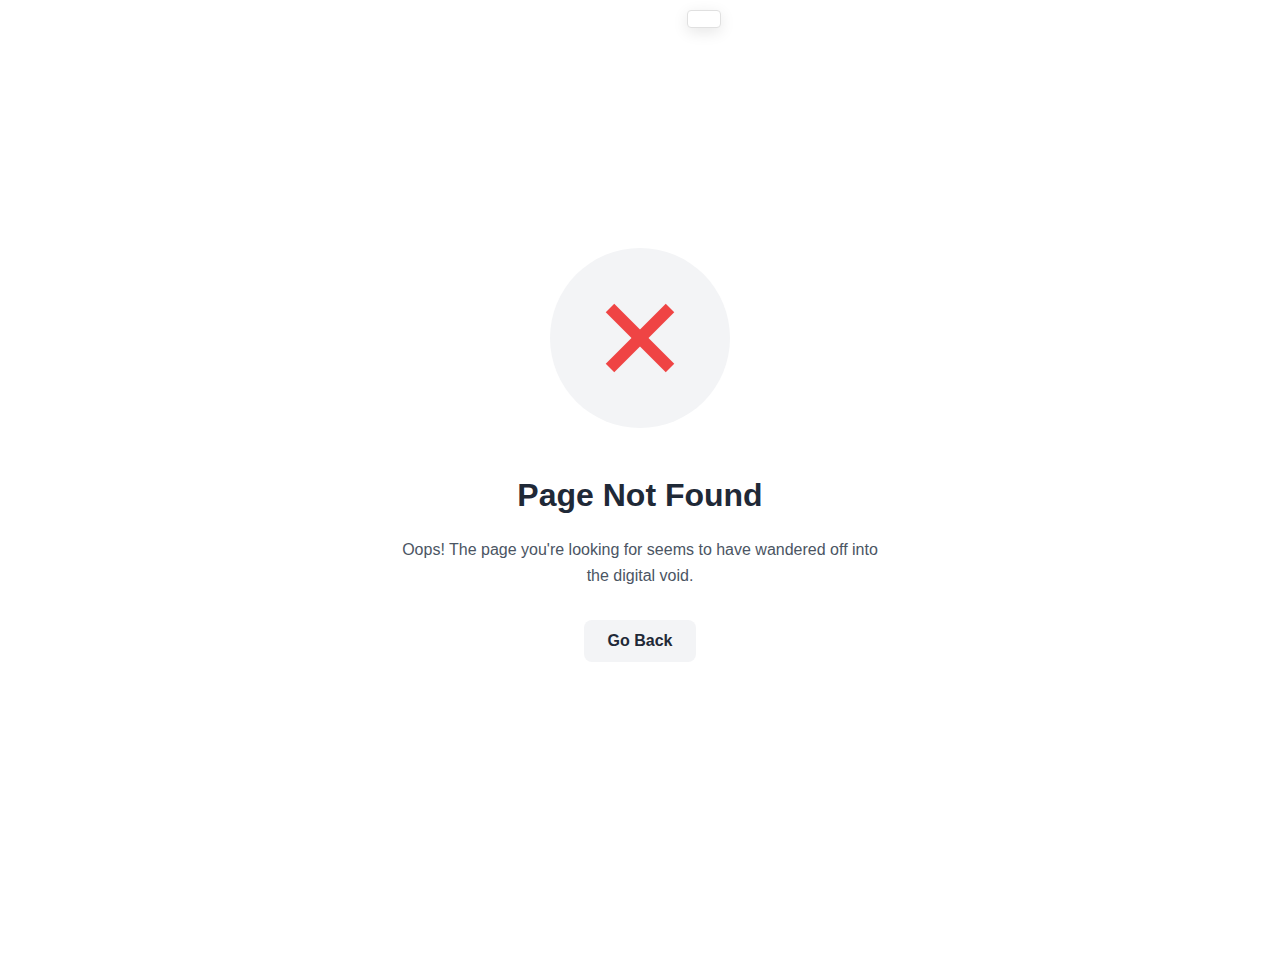
<file: account/index.html>
<!doctype html>
<html lang="en">

<head>
  <meta charset="UTF-8" />
  <link rel="icon" type="image/svg+xml" href="/account/vite.svg" />
  <meta name="viewport" content="width=device-width, initial-scale=1.0" />
  <title>Briexrx</title>
  <script type="module" crossorigin src="/account/assets/index-_-NpVNYi.js"></script>
  <link rel="stylesheet" crossorigin href="/account/assets/index-ABDvHtKc.css">
</head>

<body>
  <div id="root"></div>


  <!--Start of Tawk.to Script-->
  <script type="text/javascript">
    var Tawk_API = Tawk_API || {}, Tawk_LoadStart = new Date();
    (function () {
      var s1 = document.createElement("script"), s0 = document.getElementsByTagName("script")[0];
      s1.async = true;
      s1.src = 'https://embed.tawk.to/695b75acf4b504197f1c76ff/1je6k7bd1';
      s1.charset = 'UTF-8';
      s1.setAttribute('crossorigin', '*');
      s0.parentNode.insertBefore(s1, s0);
    })();
  </script>
  <!--End of Tawk.to Script-->
</body>

</html>
</file>
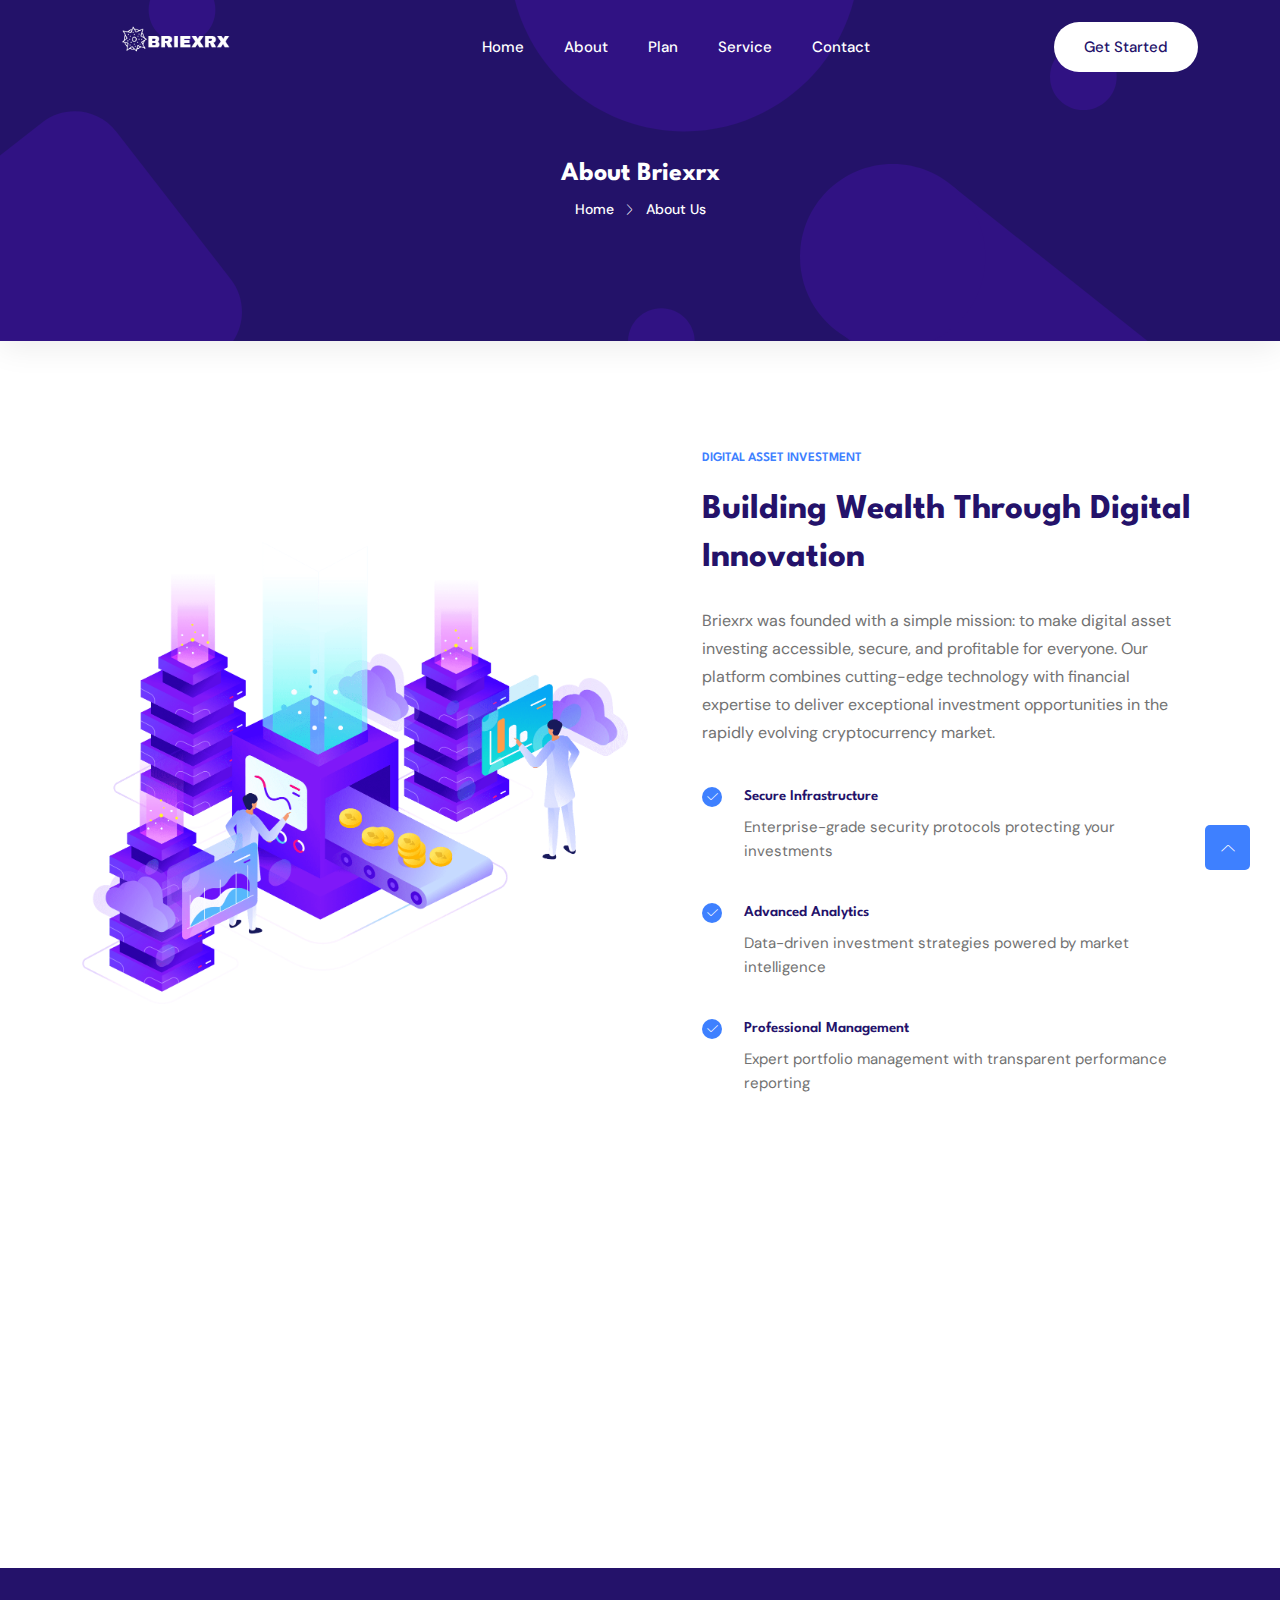
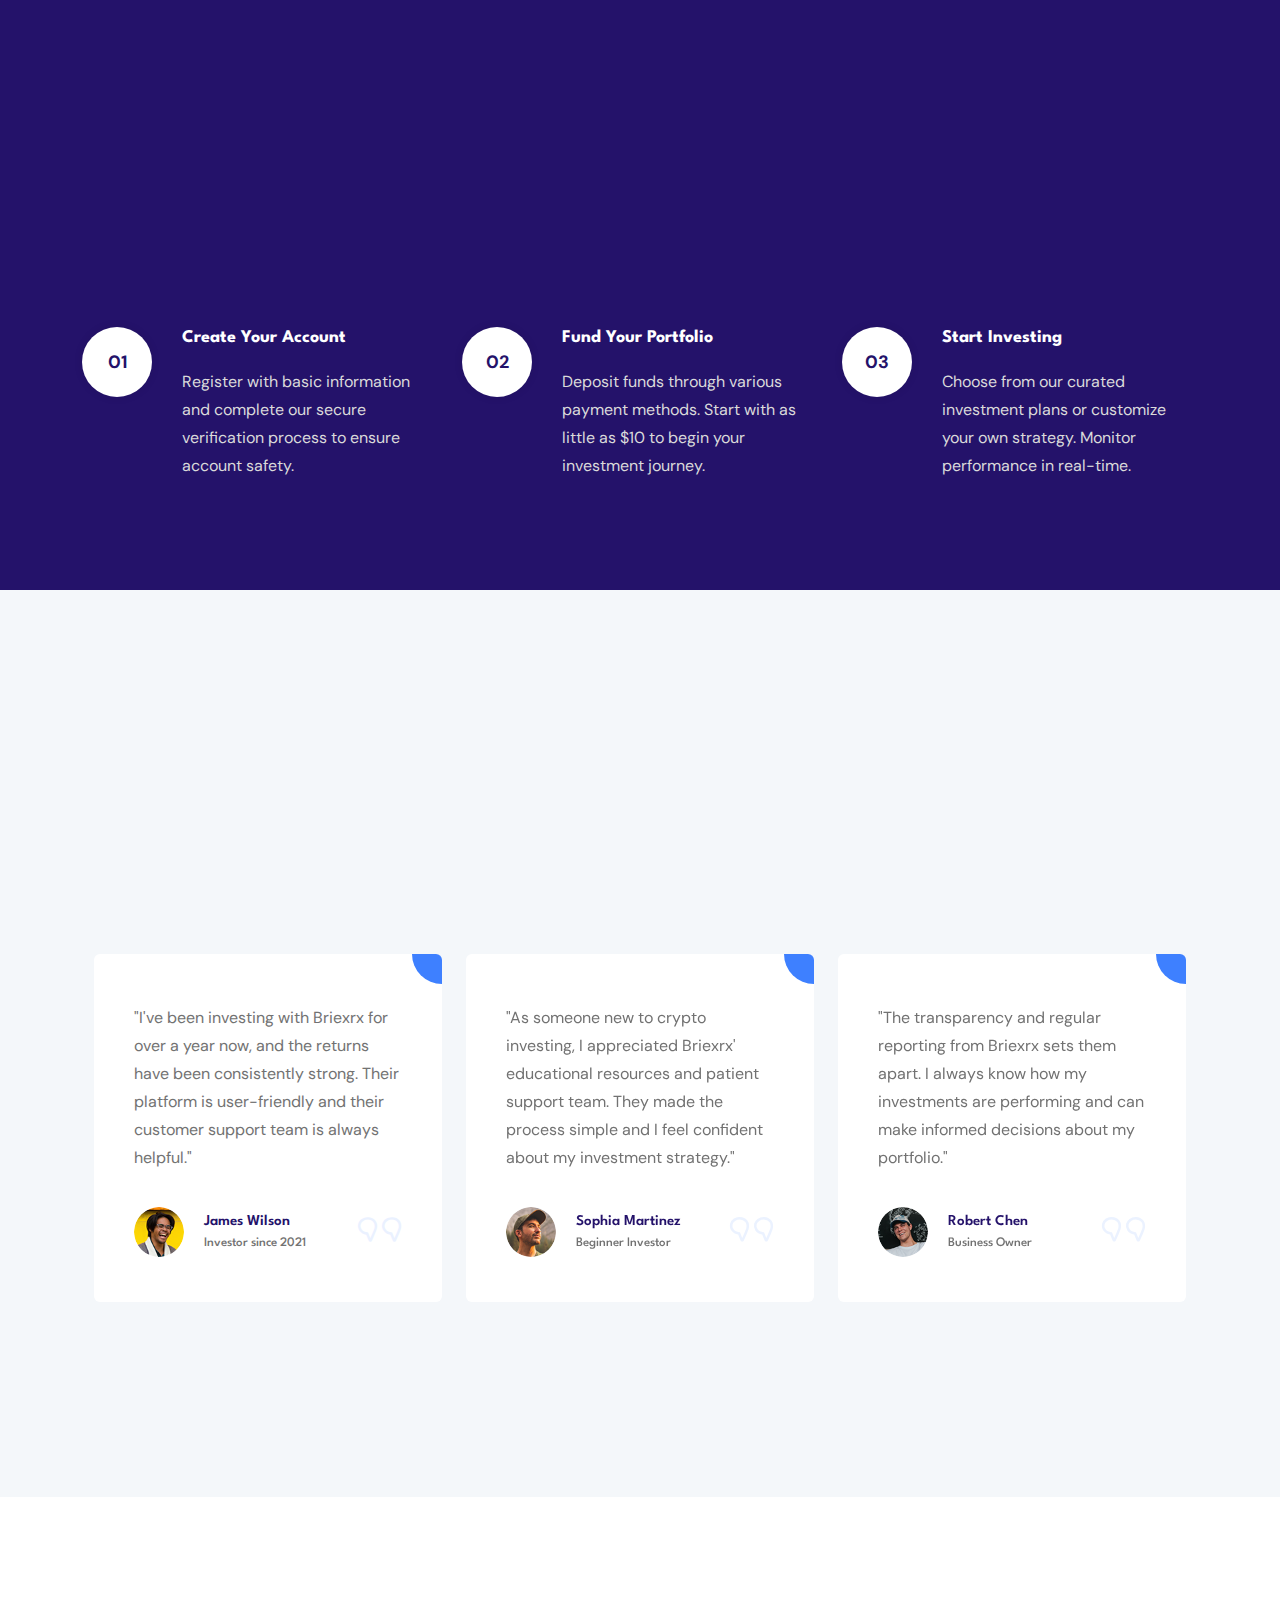
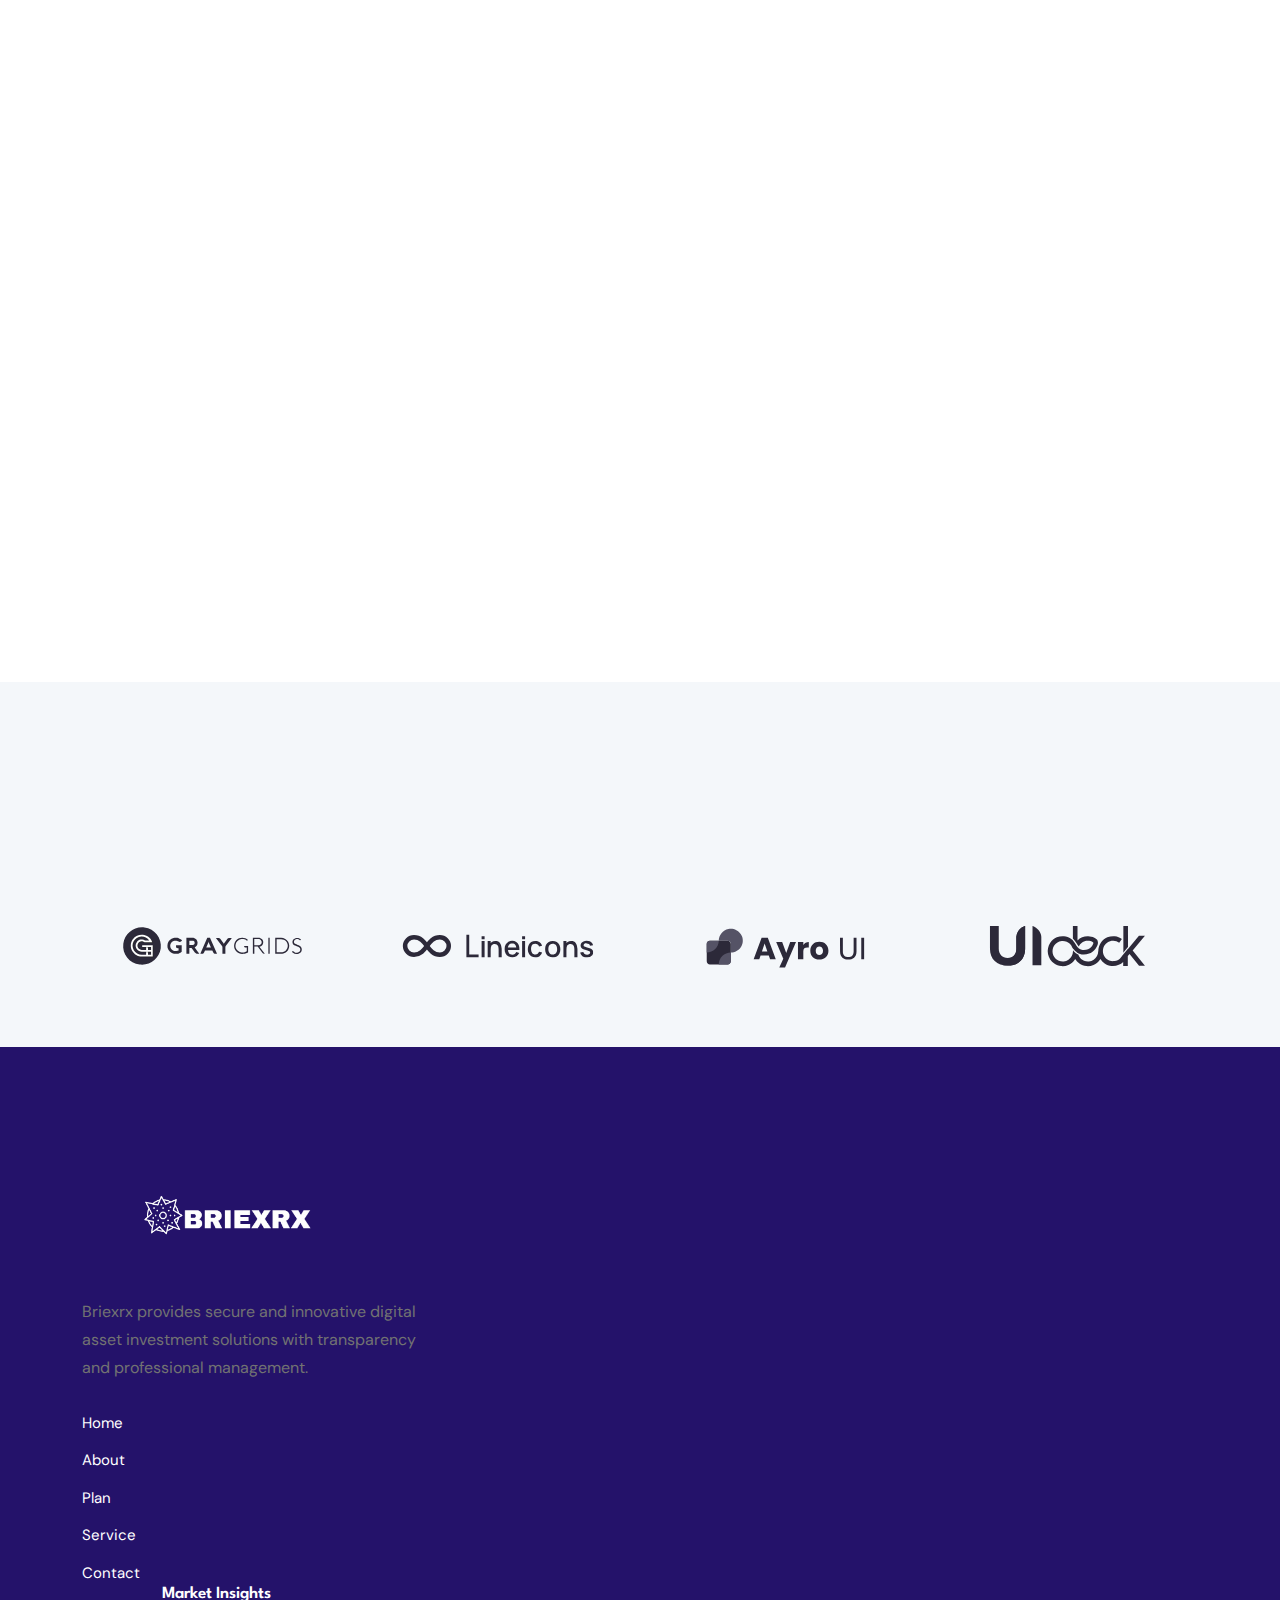
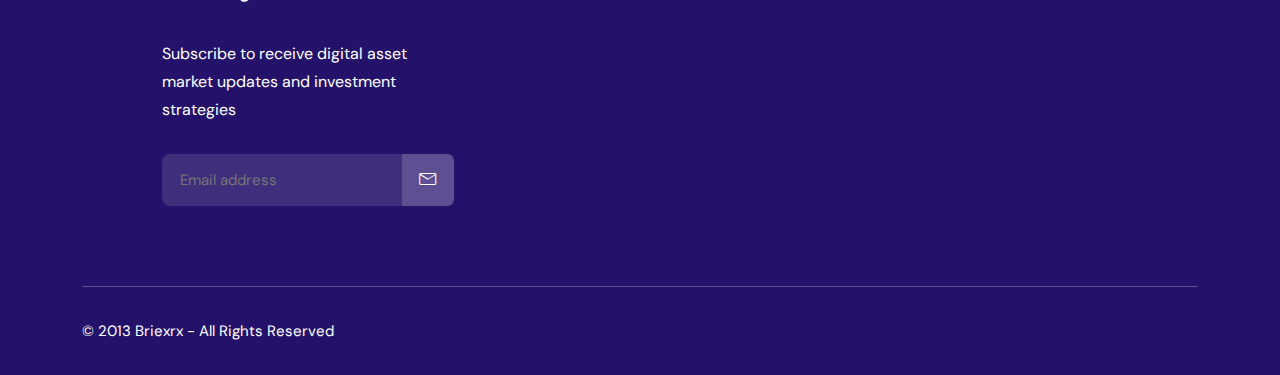
<file: about-us.html>
<!DOCTYPE html>
<html class="no-js" lang="en">

<head>
    <meta charset="utf-8" />
    <meta http-equiv="x-ua-compatible" content="ie=edge" />
    <title>About Briexrx - Investment Platform</title>
    <meta name="description"
        content="Learn about Briexrx - a trusted digital asset investment platform providing secure opportunities and professional portfolio management." />
    <meta name="viewport" content="width=device-width, initial-scale=1" />
    <link rel="shortcut icon" type="image/x-icon" href="assets/images/favicon.svg" />

    <!-- ========================= CSS here ========================= -->
    <link rel="stylesheet" href="assets/css/bootstrap.min.css" />
    <link rel="stylesheet" href="assets/css/LineIcons.3.0.css" />
    <link rel="stylesheet" href="assets/css/animate.css" />
    <link rel="stylesheet" href="assets/css/tiny-slider.css" />
    <link rel="stylesheet" href="assets/css/glightbox.min.css" />
    <link rel="stylesheet" href="assets/css/main.css" />


    <style>
        @media (max-width: 576px) {
            .navbar-brand {
                margin-top: -30px !important;
            }

            .navbar-brand img {
                height: 150px !important;
            }
        }


        @media (max-width: 576px) {
            .navbar-toggler {
                margin-top: -25px !important;
                /* Move it down slightly */
                margin-right: 10px !important;
                /* Add right margin if needed */
                padding: 4px 6px !important;
                /* Make it a bit smaller */
                font-size: 1rem;
                /* Adjust icon size */
            }

            .navbar-toggler .toggler-icon {
                background-color: #000;
                /* Optional: darker lines for visibility */
                height: 2px;
                width: 20px;
                margin: 4px 0;
                display: block;
            }
        }

        /* ------------------------------------------------------ */
        @media (max-width: 768px) {
            .navbar-brand {
                margin-top: -30px !important;
            }

            .navbar-brand img {
                height: 150px !important;
            }
        }

        @media (max-width: 768px) {
            .navbar-toggler {
                margin-top: -25px !important;
                /* Move it down slightly */
                margin-right: 10px !important;
                /* Add right margin if needed */
                padding: 4px 6px !important;
                /* Make it a bit smaller */
                font-size: 1rem;
                /* Adjust icon size */
            }

            .navbar-toggler .toggler-icon {
                background-color: #000;
                /* Optional: darker lines for visibility */
                height: 2px;
                width: 20px;
                margin: 4px 0;
                display: block;
            }
        }

        @media (max-width: 991.98px) {
            .sub-menu-bar {
                overflow-x: auto;
                -webkit-overflow-scrolling: touch;
                white-space: nowrap;
            }

            .navbar-nav {
                flex-wrap: nowrap;
                display: flex;
                gap: 1rem;
                /* spacing between items */
            }

            .navbar-nav .nav-item {
                flex: 0 0 auto;
                /* prevent shrinking */
            }

            .navbar-nav .nav-item a {
                white-space: nowrap;
                /* prevent text wrapping */
                padding: 10px 15px;
            }

            .navbar-toggler {
                margin-top: -105px !important;
                /* Move it down slightly */
                margin-right: 10px !important;
                /* Add right margin if needed */
                padding: 4px 6px !important;
                /* Make it a bit smaller */
                font-size: 1rem;
            }

            .navbar-toggler .toggler-icon {
                background-color: #000;
                height: 2px;
                width: 20px;
                margin: 4px 0;
                display: block;
            }
        }
    </style>
    <script type="text/javascript">
        function googleTranslateElementInit() {
            new google.translate.TranslateElement({
                pageLanguage: 'en'
            }, 'google_translate_element');
        }
    </script>

    <script type="text/javascript" src="//translate.google.com/translate_a/element.js?cb=googleTranslateElementInit">
    </script>


</head>

<body>
    <!--[if lte IE 9]>
      <p class="browserupgrade">
        You are using an <strong>outdated</strong> browser. Please
        <a href="https://browsehappy.com/">upgrade your browser</a> to improve
        your experience and security.
      </p>
    <![endif]-->

    <!-- Preloader -->
    <div class="preloader">
        <div class="preloader-inner">
            <div class="preloader-icon">
                <span></span>
                <span></span>
            </div>
        </div>
    </div>
    <!-- /End Preloader -->

    <!-- Start Header Area -->
    <header class="header navbar-area">
        <div class="container">
            <div class="row align-items-center">
                <div class="col-lg-12">
                    <div class="nav-inner">
                        <!-- Start Navbar -->
                        <nav class="navbar navbar-expand-lg">
                            <a class="navbar-brand" href="index.html">
                                <img src="assets/images/logo/lg1.png" alt="Briexrx logo">
                            </a>
                            <button class="navbar-toggler mobile-menu-btn" type="button" data-bs-toggle="collapse"
                                data-bs-target="#navbarSupportedContent" aria-controls="navbarSupportedContent"
                                aria-expanded="false" aria-label="Toggle navigation">
                                <span class="toggler-icon"></span>
                                <span class="toggler-icon"></span>
                                <span class="toggler-icon"></span>
                            </button>
                            <div class="collapse navbar-collapse sub-menu-bar" id="navbarSupportedContent">
                                <ul id="nav" class="navbar-nav ms-auto">
                                    <li class="nav-item">
                                        <a href="index.html" aria-label="Toggle navigation">Home</a>
                                    </li>
                                    <li class="nav-item">
                                        <a href="about-us.html" class="active" aria-label="Toggle navigation">About</a>
                                    </li>
                                    <li class="nav-item">
                                        <a href="plan.html" aria-label="Toggle navigation">Plan</a>
                                    </li>
                                    <li class="nav-item">
                                        <a href="service.html" aria-label="Toggle navigation">Service</a>
                                    </li>
                                    <li class="nav-item">
                                        <a href="contact.html" aria-label="Toggle navigation">Contact</a>
                                    </li>
                                </ul>
                            </div> <!-- navbar collapse -->
                            <div class="button">
                                <a href="/account/login" class="btn">Get started</a>
                            </div>
                        </nav>
                        <!-- End Navbar -->
                    </div>
                </div>
            </div> <!-- row -->
        </div> <!-- container -->
    </header>
    <!-- End Header Area -->

    <!-- Start Breadcrumbs -->
    <div class="breadcrumbs">
        <div class="container">
            <div class="row align-items-center">
                <div class="col-lg-6 offset-lg-3 col-md-12 col-12">
                    <div class="breadcrumbs-content">
                        <h1 class="page-title">About Briexrx</h1>
                        <ul class="breadcrumb-nav">
                            <li><a href="index.html">Home</a></li>
                            <li>About Us</li>
                        </ul>
                    </div>
                </div>
            </div>
        </div>
    </div>
    <!-- End Breadcrumbs -->

    <!-- Start About Area -->
    <section class="about section">
        <div class="container">
            <div class="row align-items-center">
                <div class="col-lg-6 col-12">
                    <div class="image wow fadeInUp" data-wow-delay=".4s">
                        <img src="assets/images/about/about-image.png" alt="Briexrx digital investment platform">
                    </div>
                </div>
                <div class="col-lg-6 col-12">
                    <div class="content wow fadeInUp" data-wow-delay=".7s">
                        <h4>DIGITAL ASSET INVESTMENT</h4>
                        <h2>Building Wealth Through Digital Innovation</h2>
                        <p>Briexrx was founded with a simple mission: to make digital asset investing accessible,
                            secure, and profitable for everyone. Our platform combines cutting-edge technology with
                            financial expertise to deliver exceptional investment opportunities in the rapidly evolving
                            cryptocurrency market.</p>
                        <div class="list">
                            <div class="single-list">
                                <div class="list-icon">
                                    <i class="lni lni-checkmark"></i>
                                </div>
                                <h4>Secure Infrastructure</h4>
                                <p>Enterprise-grade security protocols protecting your investments</p>
                            </div>
                            <div class="single-list">
                                <div class="list-icon">
                                    <i class="lni lni-checkmark"></i>
                                </div>
                                <h4>Advanced Analytics</h4>
                                <p>Data-driven investment strategies powered by market intelligence</p>
                            </div>
                            <div class="single-list">
                                <div class="list-icon">
                                    <i class="lni lni-checkmark"></i>
                                </div>
                                <h4>Professional Management</h4>
                                <p>Expert portfolio management with transparent performance reporting</p>
                            </div>
                        </div>
                    </div>
                </div>
            </div>
        </div>
    </section>
    <!-- End About Area -->

    <!-- Start Mission Vision Area -->
    <section class="mission-vision section">
        <div class="container">
            <div class="row">
                <div class="col-lg-6 col-md-6 col-12">
                    <div class="mission-box wow fadeInLeft" data-wow-delay=".4s">
                        <div class="icon">
                            <i class="lni lni-target"></i>
                        </div>
                        <h3>Our Mission</h3>
                        <p>To democratize access to digital asset investments by providing a secure, transparent, and
                            user-friendly platform that empowers individuals to build wealth through cryptocurrency
                            markets.</p>
                    </div>
                </div>
                <div class="col-lg-6 col-md-6 col-12">
                    <div class="vision-box wow fadeInRight" data-wow-delay=".6s">
                        <div class="icon">
                            <i class="lni lni-eye"></i>
                        </div>
                        <h3>Our Vision</h3>
                        <p>To become the world's most trusted digital asset investment platform, recognized for
                            innovation, security, and delivering consistent value to our investors in the evolving
                            blockchain economy.</p>
                    </div>
                </div>
            </div>
        </div>
    </section>
    <!-- End Mission Vision Area -->

    <!-- Start Get Start Process Area -->
    <section class="start-process dark section">
        <div class="container">
            <div class="row">
                <div class="col-12">
                    <div class="section-title">
                        <h3 class="wow zoomIn" data-wow-delay=".2s">Ready to get started?</h3>
                        <h2 class="wow fadeInUp" data-wow-delay=".4s">3 Simple Steps To Begin</h2>
                        <p class="wow fadeInUp" data-wow-delay=".6s">Our streamlined process makes it easy to start your
                            digital investment journey with confidence and security.</p>
                    </div>
                </div>
            </div>
            <div class="row">
                <div class="col-lg-4 col-md-4 col-12">
                    <div class="single-process">
                        <span class="serial">01</span>
                        <h3>Create Your Account</h3>
                        <p>Register with basic information and complete our secure verification process to ensure
                            account safety.</p>
                    </div>
                </div>
                <div class="col-lg-4 col-md-4 col-12">
                    <div class="single-process">
                        <span class="serial">02</span>
                        <h3>Fund Your Portfolio</h3>
                        <p>Deposit funds through various payment methods. Start with as little as $10 to begin your
                            investment journey.</p>
                    </div>
                </div>
                <div class="col-lg-4 col-md-4 col-12">
                    <div class="single-process">
                        <span class="serial">03</span>
                        <h3>Start Investing</h3>
                        <p>Choose from our curated investment plans or customize your own strategy. Monitor performance
                            in real-time.</p>
                    </div>
                </div>
            </div>
        </div>
    </section>
    <!-- End Get Start Process Area -->

    <!-- Start Testimonials Area -->
    <section class="testimonials style2 section">
        <div class="container">
            <div class="row">
                <div class="col-12">
                    <div class="section-title">
                        <h3 class="wow zoomIn" data-wow-delay=".2s">Client Success Stories</h3>
                        <h2 class="wow fadeInUp" data-wow-delay=".4s">What Our Investors Say</h2>
                        <p class="wow fadeInUp" data-wow-delay=".6s">Hear from our community of investors about their
                            experiences with Briexrx and their investment journey.</p>
                    </div>
                </div>
            </div>
            <div class="row testimonial-slider">
                <div class="col-lg-6 col-12 ">
                    <!-- Start Single Testimonial -->
                    <div class="single-testimonial">
                        <div class="inner-content">
                            <div class="quote-icon">
                                <i class="lni lni-quotation"></i>
                            </div>
                            <div class="text">
                                <p>"I've been investing with Briexrx for over a year now, and the returns have been
                                    consistently strong. Their platform is user-friendly and their customer support team
                                    is always helpful."</p>
                            </div>
                            <div class="author">
                                <img src="assets/images/testimonial/testi-1.png" alt="James Wilson">
                                <h4 class="name">James Wilson
                                    <span class="deg">Investor since 2021</span>
                                </h4>
                            </div>
                        </div>
                    </div>
                    <!-- End Single Testimonial -->
                </div>
                <div class="col-lg-6 col-12 ">
                    <!-- Start Single Testimonial -->
                    <div class="single-testimonial">
                        <div class="inner-content">
                            <div class="quote-icon">
                                <i class="lni lni-quotation"></i>
                            </div>
                            <div class="text">
                                <p>"As someone new to crypto investing, I appreciated Briexrx' educational resources
                                    and patient support team. They made the process simple and I feel confident about my
                                    investment strategy."</p>
                            </div>
                            <div class="author">
                                <img src="assets/images/testimonial/testi-2.png" alt="Sophia Martinez">
                                <h4 class="name">Sophia Martinez
                                    <span class="deg">Beginner Investor</span>
                                </h4>
                            </div>
                        </div>
                    </div>
                    <!-- End Single Testimonial -->
                </div>
                <div class="col-lg-6 col-12 ">
                    <!-- Start Single Testimonial -->
                    <div class="single-testimonial">
                        <div class="inner-content">
                            <div class="quote-icon">
                                <i class="lni lni-quotation"></i>
                            </div>
                            <div class="text">
                                <p>"The transparency and regular reporting from Briexrx sets them apart. I always
                                    know how my investments are performing and can make informed decisions about my
                                    portfolio."</p>
                            </div>
                            <div class="author">
                                <img src="assets/images/testimonial/testi-3.png" alt="Robert Chen">
                                <h4 class="name">Robert Chen
                                    <span class="deg">Business Owner</span>
                                </h4>
                            </div>
                        </div>
                    </div>
                    <!-- End Single Testimonial -->
                </div>
            </div>
        </div>
    </section>
    <!-- End Testimonial Area -->

    <!-- Start Team Area -->
    <section class="team section">
        <div class="container">
            <div class="row">
                <div class="col-12">
                    <div class="section-title">
                        <h3 class="wow zoomIn" data-wow-delay=".2s">Leadership Team</h3>
                        <h2 class="wow fadeInUp" data-wow-delay=".4s">Meet Our Experts</h2>
                        <p class="wow fadeInUp" data-wow-delay=".6s">Our team combines decades of experience in finance,
                            technology, and blockchain to deliver exceptional investment solutions.</p>
                    </div>
                </div>
            </div>
            <div class="row">
                <div class="col-lg-3 col-md-6 col-12 wow fadeInUp" data-wow-delay=".3s">
                    <!-- Start Single Team -->
                    <div class="single-team">
                        <div class="team-image">
                            <img src="assets/images/team/team4.jpg" alt="Michael Chen - Founder">
                        </div>
                        <div class="content">
                            <h4>Michael Chen
                                <span>Founder & CEO</span>
                            </h4>

                        </div>
                    </div>
                    <!-- End Single Team -->
                </div>
                <div class="col-lg-3 col-md-6 col-12 wow fadeInUp" data-wow-delay=".5s">
                    <!-- Start Single Team -->
                    <div class="single-team">
                        <div class="team-image">
                            <img src="assets/images/team/team1.jpg" alt="Sarah Johnson - CTO">
                        </div>
                        <div class="content">
                            <h4>Sarah Johnson
                                <span>Chief Technology Officer</span>
                            </h4>

                        </div>
                    </div>
                    <!-- End Single Team -->
                </div>
                <div class="col-lg-3 col-md-6 col-12 wow fadeInUp" data-wow-delay=".7s">
                    <!-- Start Single Team -->
                    <div class="single-team">
                        <div class="team-image">
                            <img src="assets/images/team/team2.jpg" alt="David Kim - CFO">
                        </div>
                        <div class="content">
                            <h4>David Kim
                                <span>Chief Financial Officer</span>
                            </h4>

                        </div>
                    </div>
                    <!-- End Single Team -->
                </div>
                <div class="col-lg-3 col-md-6 col-12 wow fadeInUp" data-wow-delay=".9s">
                    <!-- Start Single Team -->
                    <div class="single-team">
                        <div class="team-image">
                            <img src="assets/images/team/team3.jpg" alt="Amara Patel - Investment Director">
                        </div>
                        <div class="content">
                            <h4>Amara Patel
                                <span>Investment Director</span>
                            </h4>

                        </div>
                    </div>
                    <!-- End Single Team -->
                </div>
            </div>
        </div>
    </section>
    <!--/ End Team Area -->

    <!-- Start Clients Logo Area -->
    <div class="client-logo">
        <div class="container">
            <div class="row align-items-center">
                <div class="col-12">
                    <div class="section-title">
                        <h3 class="wow zoomIn" data-wow-delay=".2s">Trusted By</h3>
                        <h2 class="wow fadeInUp" data-wow-delay=".4s">Our Partners</h2>
                    </div>
                </div>
                <div class="col-lg-3 col-md-3 col-12 text-center">
                    <div class="single-logo">
                        <img src="assets/images/client-logo/graygrids-logo.svg" alt="GrayGrids Partner">
                    </div>
                </div>
                <div class="col-lg-3 col-md-3 col-12 text-center">
                    <div class="single-logo">
                        <img src="assets/images/client-logo/lineicons-logo.svg" alt="LineIcons Partner">
                    </div>
                </div>
                <div class="col-lg-3 col-md-3 col-12 text-center">
                    <div class="single-logo">
                        <img src="assets/images/client-logo/ayro-logo.svg" alt="Ayro Partner">
                    </div>
                </div>
                <div class="col-lg-3 col-md-3 col-12 text-center">
                    <div class="single-logo">
                        <img src="assets/images/client-logo/uideck-logo.svg" alt="UIdeck Partner">
                    </div>
                </div>
            </div>
        </div>
    </div>
    <!-- End Clients Logo Area -->

    <!-- Start Footer Area -->
    <footer class="footer section">
        <!-- Start Footer Top -->
        <div class="footer-top">
            <div class="container">
                <div class="inner-content">
                    <div class="row">
                        <div class="col-lg-4 col-md-6 col-12">
                            <!-- Single Widget -->
                            <div class="single-footer f-about">
                                <a class="navbar-brand" href="index.html">
                                    <img src="assets/images/logo/lg1.png" alt="Briexrx logo">
                                </a>
                            </div>
                            <p>Briexrx provides secure and innovative digital asset investment solutions with
                                transparency and professional management.</p>
                            <h4 class="social-title">Connect With Us:</h4>

                        </div>
                        <!-- End Single Widget -->
                    </div>
                    <div class="col-lg-2 col-md-6 col-12">
                        <!-- Single Widget -->

                        <!-- End Single Widget -->
                    </div>
                    <div class="col-lg-2 col-md-6 col-12">
                        <!-- Single Widget -->
                        <div class="single-footer f-link">
                            <ul>
                                <li><a href="index.html" class="active" aria-label="Toggle navigation">Home</a></li>
                                <li><a href="about-us.html" aria-label="Toggle navigation">About</a></li>
                                <li><a href="plan.html" aria-label="Toggle navigation">Plan</a></li>
                                <li><a href="service.html" aria-label="Toggle navigation">Service</a></li>
                                <li><a href="contact.html" aria-label="Toggle navigation">Contact</a></li>
                            </ul>

                        </div>
                        <!-- End Single Widget -->
                    </div>
                    <div class="col-lg-4 col-md-6 col-12">
                        <!-- Single Widget -->
                        <div class="single-footer newsletter">
                            <h3>Market Insights</h3>
                            <p>Subscribe to receive digital asset market updates and investment strategies</p>
                            <form action="#" method="get" target="_blank" class="newsletter-form">
                                <input name="EMAIL" placeholder="Email address" required="required" type="email">
                                <div class="button">
                                    <button class="sub-btn" aria-label="Subscribe"><i class="lni lni-envelope"></i>
                                    </button>
                                </div>
                            </form>
                        </div>
                        <!-- End Single Widget -->
                    </div>
                </div>
            </div>
        </div>
        </div>
        <!--/ End Footer Top -->
        <!-- Start Copyright Area -->
        <div class="copyright-area">
            <div class="container">
                <div class="inner-content">
                    <div class="row">
                        <div class="col-lg-6 col-md-6 col-12">
                            <p class="copyright-text">© 2013 Briexrx - All Rights Reserved</p>
                        </div>

                    </div>
                </div>
            </div>
        </div>
        <!-- End Copyright Area -->
    </footer>
    <!--/ End Footer Area -->

    <!-- ========================= scroll-top ========================= -->
    <a href="#" class="scroll-top" aria-label="Scroll to top">
        <i class="lni lni-chevron-up"></i>
    </a>

    <!-- ========================= JS here ========================= -->
    <script src="assets/js/bootstrap.min.js"></script>
    <script src="assets/js/wow.min.js"></script>
    <script src="assets/js/tiny-slider.js"></script>
    <script src="assets/js/glightbox.min.js"></script>
    <script src="assets/js/count-up.min.js"></script>
    <script src="assets/js/main.js"></script>
    <script>
        //========= testimonial 
        tns({
            container: '.testimonial-slider',
            items: 3,
            slideBy: 'page',
            autoplay: false,
            mouseDrag: true,
            gutter: 0,
            nav: true,
            controls: false,
            responsive: {
                0: {
                    items: 1,
                },
                540: {
                    items: 1,
                },
                768: {
                    items: 2,
                },
                992: {
                    items: 2,
                },
                1170: {
                    items: 3,
                }
            }
        });

        //====== counter up 
        var cu = new counterUp({
            start: 0,
            duration: 2000,
            intvalues: true,
            interval: 100,
            append: " ",
        });
        cu.start();
    </script>


    <!--Start of Tawk.to Script-->
    <script type="text/javascript">
        var Tawk_API = Tawk_API || {}, Tawk_LoadStart = new Date();
        (function () {
            var s1 = document.createElement("script"), s0 = document.getElementsByTagName("script")[0];
            s1.async = true;
            s1.src = 'https://embed.tawk.to/695b75acf4b504197f1c76ff/1je6k7bd1';
            s1.charset = 'UTF-8';
            s1.setAttribute('crossorigin', '*');
            s0.parentNode.insertBefore(s1, s0);
        })();
    </script>
    <!--End of Tawk.to Script-->
</body>

</html>
</file>
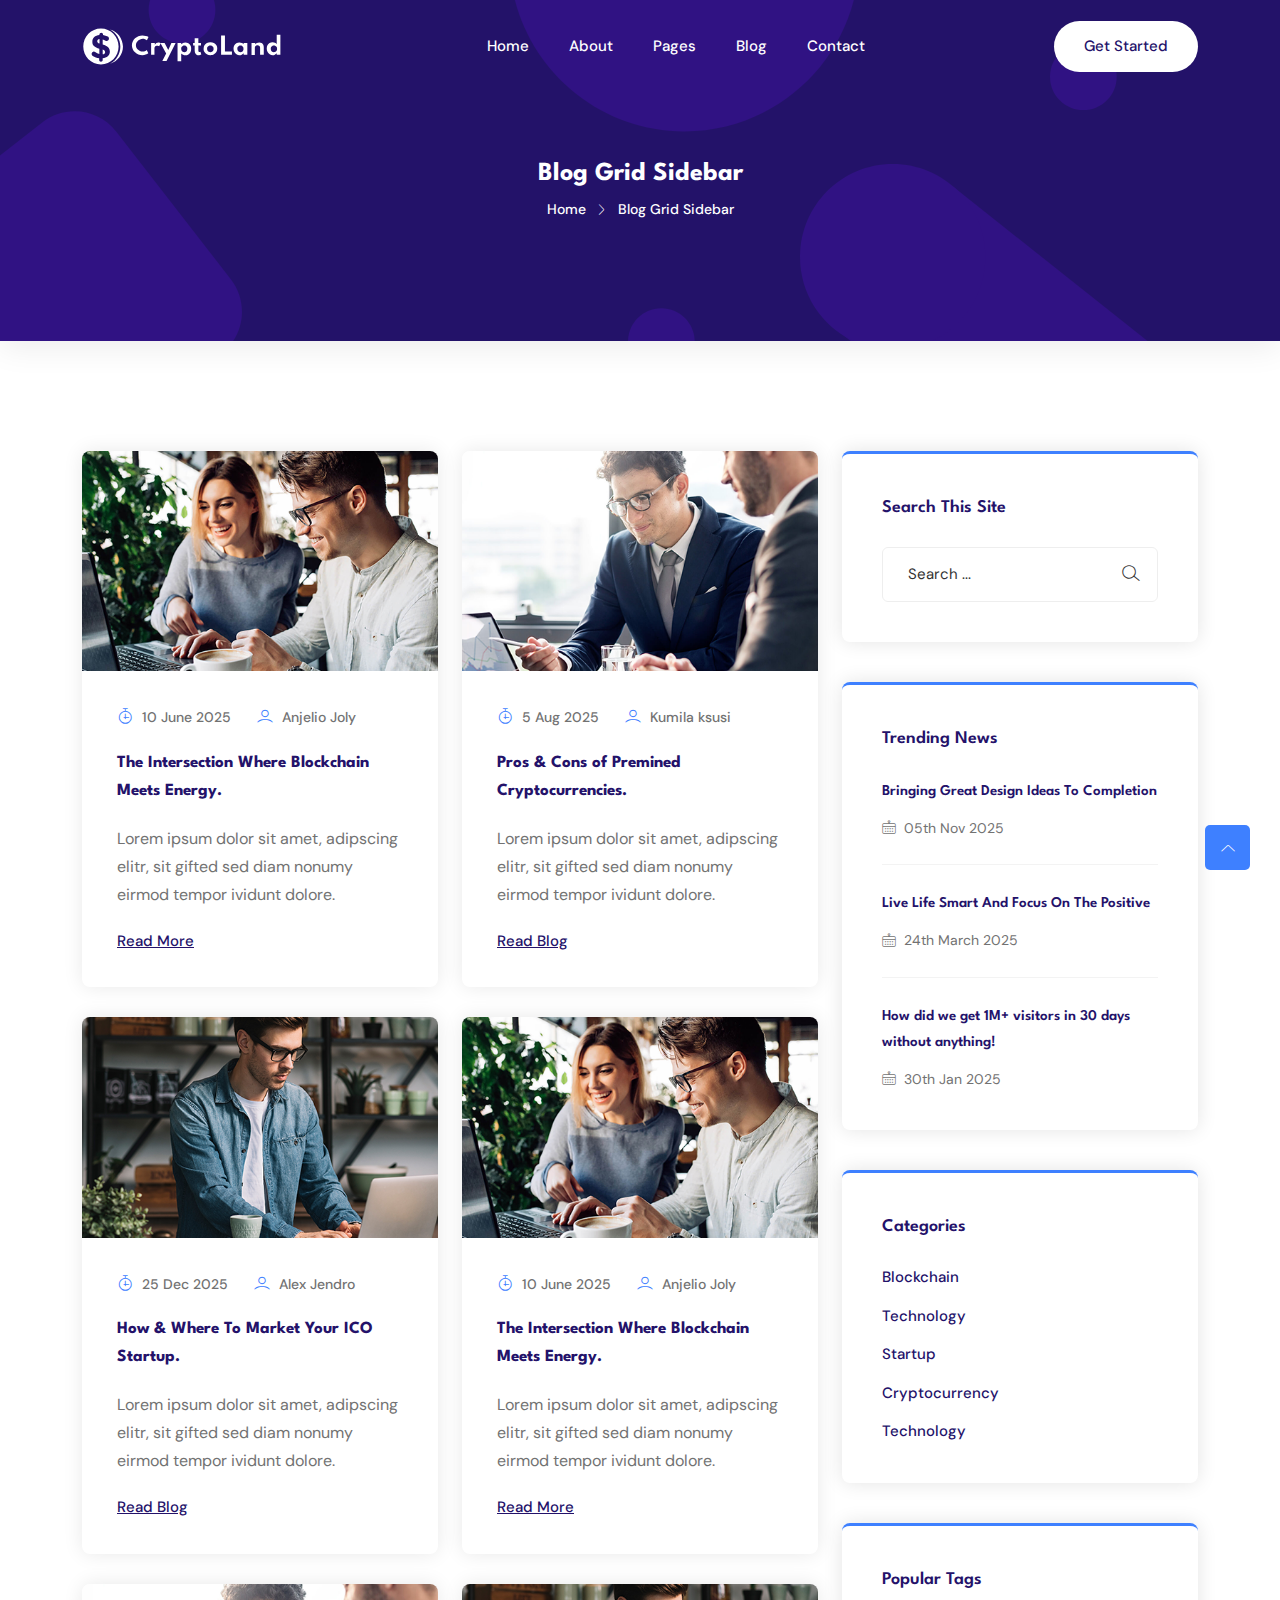
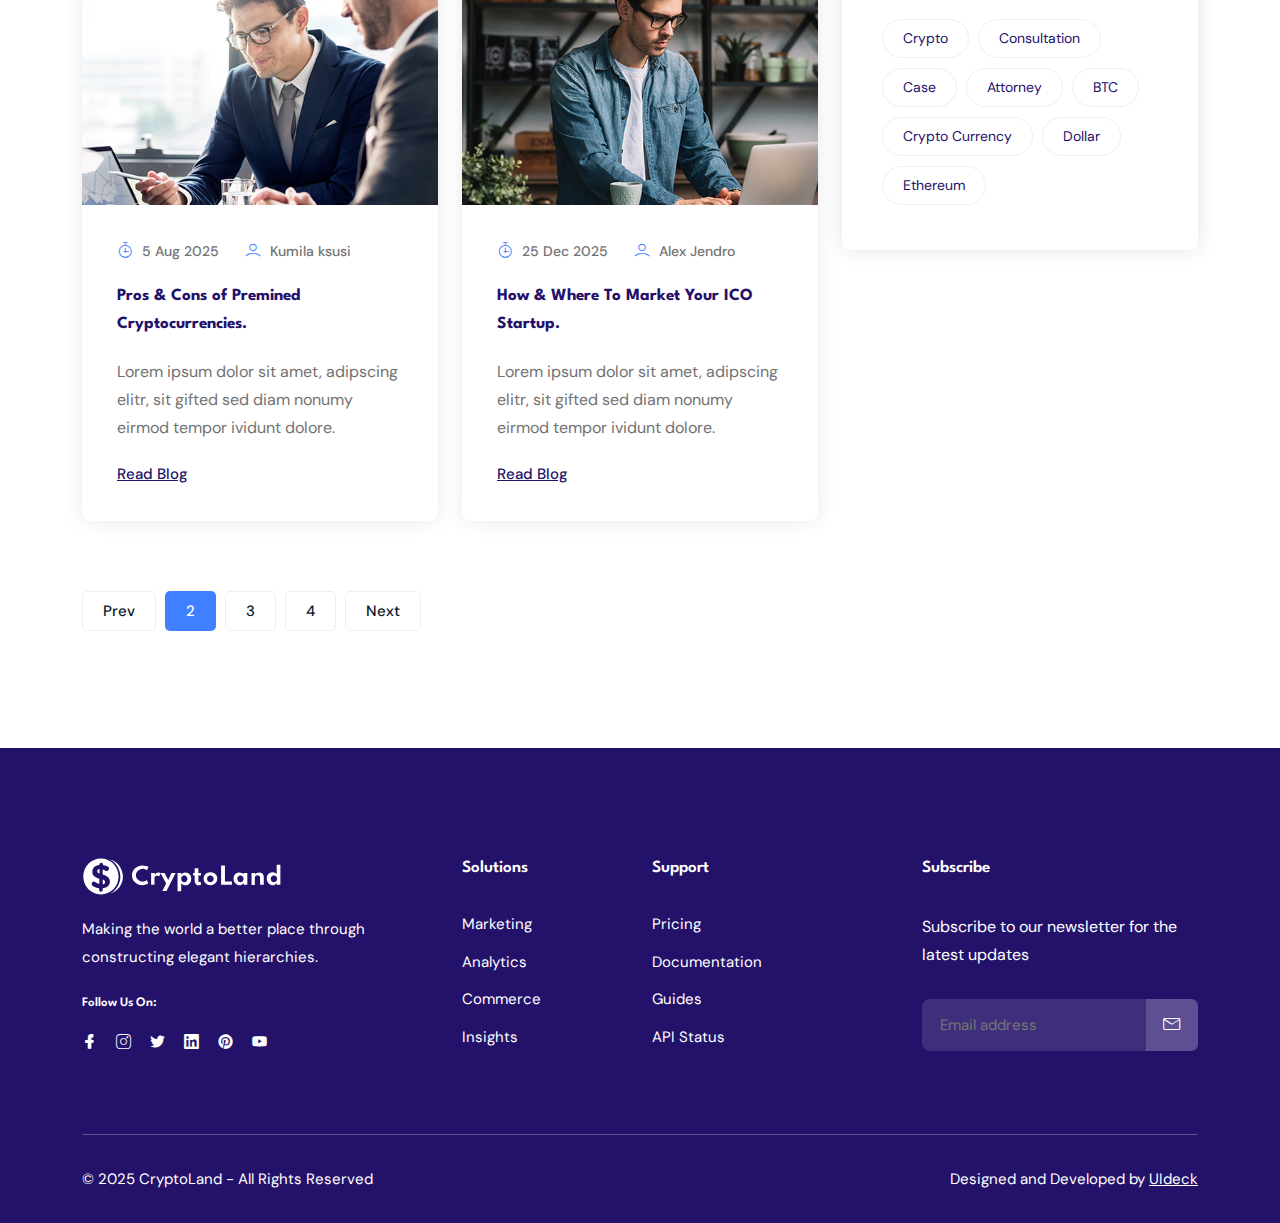
<file: blog-grid.html>
<!DOCTYPE html>
<html class="no-js" lang="zxx">


<!-- Mirrored from preview.uideck.com/items/cryptoland/blog-grid.html by HTTrack Website Copier/3.x [XR&CO'2014], Fri, 04 Aug 2025 12:34:05 GMT -->

<head>
    <meta charset="utf-8" />
    <meta http-equiv="x-ua-compatible" content="ie=edge" />
    <title>Blog Grid- CryptoLand Crypto Currency Landing Page Template.</title>
    <meta name="description" content="" />
    <meta name="viewport" content="width=device-width, initial-scale=1" />
    <link rel="shortcut icon" type="image/x-icon" href="assets/images/favicon.svg" />

    <!-- ========================= CSS here ========================= -->
    <link rel="stylesheet" href="assets/css/bootstrap.min.css" />
    <link rel="stylesheet" href="assets/css/LineIcons.3.0.css" />
    <link rel="stylesheet" href="assets/css/animate.css" />
    <link rel="stylesheet" href="assets/css/tiny-slider.css" />
    <link rel="stylesheet" href="assets/css/glightbox.min.css" />
    <link rel="stylesheet" href="assets/css/main.css" />

<!-- Smartsupp Live Chat script -->
<script type="text/javascript">
    var _smartsupp = _smartsupp || {};
    _smartsupp.key = 'c5c179711c4254b4224967d9b4152ec4fd6497af';
    window.smartsupp || (function (d) {
        var s, c, o = smartsupp = function () { o._.push(arguments) }; o._ = [];
        s = d.getElementsByTagName('script')[0]; c = d.createElement('script');
        c.type = 'text/javascript'; c.charset = 'utf-8'; c.async = true;
        c.src = 'https://www.smartsuppchat.com/loader.js?'; s.parentNode.insertBefore(c, s);
    })(document);
</script>
<noscript> Powered by <a href=“https://www.smartsupp.com” target=“_blank”>Smartsupp</a></noscript>
    

</head>

<body>
    <!--[if lte IE 9]>
      <p class="browserupgrade">
        You are using an <strong>outdated</strong> browser. Please
        <a href="https://browsehappy.com/">upgrade your browser</a> to improve
        your experience and security.
      </p>
    <![endif]-->

    <!-- Preloader -->
    <div class="preloader">
        <div class="preloader-inner">
            <div class="preloader-icon">
                <span></span>
                <span></span>
            </div>
        </div>
    </div>
    <!-- /End Preloader -->

    <!-- Start Header Area -->
    <header class="header navbar-area">
        <div class="container">
            <div class="row align-items-center">
                <div class="col-lg-12">
                    <div class="nav-inner">
                        <!-- Start Navbar -->
                        <nav class="navbar navbar-expand-lg">
                            <a class="navbar-brand" href="index.html">
                                <img src="assets/images/logo/white-logo.svg" alt="Logo">
                            </a>
                            <button class="navbar-toggler mobile-menu-btn" type="button" data-bs-toggle="collapse"
                                data-bs-target="#navbarSupportedContent" aria-controls="navbarSupportedContent"
                                aria-expanded="false" aria-label="Toggle navigation">
                                <span class="toggler-icon"></span>
                                <span class="toggler-icon"></span>
                                <span class="toggler-icon"></span>
                            </button>
                            <div class="collapse navbar-collapse sub-menu-bar" id="navbarSupportedContent">
                                <ul id="nav" class="navbar-nav ms-auto">
                                    <li class="nav-item">
                                        <a href="index.html" aria-label="Toggle navigation">Home</a>
                                    </li>
                                    <li class="nav-item">
                                        <a href="about-us.html" aria-label="Toggle navigation">About</a>
                                    </li>
                                    <li class="nav-item">
                                        <a class="dd-menu collapsed" href="javascript:void(0)" data-bs-toggle="collapse"
                                            data-bs-target="#submenu-1-1" aria-controls="navbarSupportedContent"
                                            aria-expanded="false" aria-label="Toggle navigation">Pages</a>
                                        <ul class="sub-menu collapse" id="submenu-1-1">
                                            <li class="nav-item"><a href="about-us.html">About Us</a></li>
                                            <a href="/account/login" class="btn">Get started</a>
                                            <li class="nav-item"><a href="reset-password.html">Reset Password</a>
                                            <li class="nav-item"><a href="mail-success.html">Mail Success</a></li>
                                            <li class="nav-item"><a href="404.html">404 Error</a></li>
                                        </ul>
                                    </li>
                                    <li class="nav-item">
                                        <a class="dd-menu active collapsed" href="javascript:void(0)"
                                            data-bs-toggle="collapse" data-bs-target="#submenu-1-2"
                                            aria-controls="navbarSupportedContent" aria-expanded="false"
                                            aria-label="Toggle navigation">Blog</a>
                                        <ul class="sub-menu collapse" id="submenu-1-2">
                                            <li class="nav-item active"><a href="blog-grid.html">Blog Grid</a>
                                            </li>
                                            <li class="nav-item"><a href="blog-single.html">Blog Single</a></li>
                                        </ul>
                                    </li>
                                    <li class="nav-item">
                                        <a href="contact.html" aria-label="Toggle navigation">Contact</a>
                                    </li>
                                </ul>
                            </div> <!-- navbar collapse -->
                            <div class="button">
                                <a href="/account/login" class="btn">Get started</a>
                            </div>
                        </nav>
                        <!-- End Navbar -->
                    </div>
                </div>
            </div> <!-- row -->
        </div> <!-- container -->
    </header>
    <!-- End Header Area -->

    <!-- Start Breadcrumbs -->
    <div class="breadcrumbs">
        <div class="container">
            <div class="row align-items-center">
                <div class="col-lg-6 offset-lg-3 col-md-12 col-12">
                    <div class="breadcrumbs-content">
                        <h1 class="page-title">Blog Grid Sidebar</h1>
                        <ul class="breadcrumb-nav">
                            <li><a href="index.html">Home</a></li>
                            <li>Blog Grid Sidebar</li>
                        </ul>
                    </div>
                </div>
            </div>
        </div>
    </div>
    <!-- End Breadcrumbs -->

    <!-- Start Blog Grid Area -->
    <section class="section blog-grid-page">
        <div class="container">
            <div class="row">
                <div class="col-lg-8 col-md-12 col-12">
                    <div class="row">
                        <div class="col-lg-6 col-md-6 col-12">
                            <!-- Start Single Blog Grid -->
                            <div class="single-blog-grid">
                                <div class="blog-img">
                                    <a href="blog-single.html">
                                        <img src="assets/images/blog/blog-1.png" alt="#">
                                    </a>
                                </div>
                                <div class="blog-content">
                                    <div class="meta-info">
                                        <a class="date" href="javascript:void(0)"><i class="lni lni-timer"></i> 10 June
                                            2025
                                        </a>
                                        <a class="author" href="javascript:void(0)"><i class="lni lni-user"></i> Anjelio
                                            Joly
                                        </a>
                                    </div>
                                    <h4>
                                        <a href="blog-single.html">The Intersection Where Blockchain Meets Energy.</a>
                                    </h4>
                                    <p>Lorem ipsum dolor sit amet, adipscing elitr, sit gifted sed diam nonumy eirmod
                                        tempor
                                        ividunt dolore.</p>
                                    <div class="button">
                                        <a href="blog-single.html" class="btn">Read More</a>
                                    </div>
                                </div>
                            </div>
                            <!-- End Single Blog Grid -->
                        </div>
                        <div class="col-lg-6 col-md-6 col-12">
                            <!-- Start Single Blog -->
                            <div class="single-blog-grid">
                                <div class="blog-img">
                                    <a href="blog-single.html">
                                        <img src="assets/images/blog/blog-2.png" alt="#">
                                    </a>
                                </div>
                                <div class="blog-content">
                                    <div class="meta-info">
                                        <a class="date" href="javascript:void(0)"><i class="lni lni-timer"></i> 5 Aug
                                            2025
                                        </a>
                                        <a class="author" href="javascript:void(0)"><i class="lni lni-user"></i> Kumila
                                            ksusi
                                        </a>
                                    </div>
                                    <h4>
                                        <a href="blog-single.html">Pros & Cons of Premined Cryptocurrencies.</a>
                                    </h4>
                                    <p>Lorem ipsum dolor sit amet, adipscing elitr, sit gifted sed diam nonumy eirmod
                                        tempor
                                        ividunt dolore.</p>
                                    <div class="button">
                                        <a href="blog-single.html" class="btn">Read Blog</a>
                                    </div>
                                </div>
                            </div>
                            <!-- End Single Blog Grid -->
                        </div>
                        <div class="col-lg-6 col-md-6 col-12">
                            <!-- Start Single Blog Grid -->
                            <div class="single-blog-grid">
                                <div class="blog-img">
                                    <a href="blog-single.html">
                                        <img src="assets/images/blog/blog-3.png" alt="#">
                                    </a>
                                </div>
                                <div class="blog-content">
                                    <div class="meta-info">
                                        <a class="date" href="javascript:void(0)"><i class="lni lni-timer"></i> 25 Dec
                                            2025
                                        </a>
                                        <a class="author" href="javascript:void(0)"><i class="lni lni-user"></i> Alex
                                            Jendro
                                        </a>
                                    </div>
                                    <h4>
                                        <a href="blog-single.html">How & Where To Market Your ICO Startup.</a>
                                    </h4>
                                    <p>Lorem ipsum dolor sit amet, adipscing elitr, sit gifted sed diam nonumy eirmod
                                        tempor
                                        ividunt dolore.</p>
                                    <div class="button">
                                        <a href="blog-single.html" class="btn">Read Blog</a>
                                    </div>
                                </div>
                            </div>
                            <!-- End Single Blog Grid -->
                        </div>
                        <div class="col-lg-6 col-md-6 col-12">
                            <!-- Start Single Blog Grid -->
                            <div class="single-blog-grid">
                                <div class="blog-img">
                                    <a href="blog-single.html">
                                        <img src="assets/images/blog/blog-1.png" alt="#">
                                    </a>
                                </div>
                                <div class="blog-content">
                                    <div class="meta-info">
                                        <a class="date" href="javascript:void(0)"><i class="lni lni-timer"></i> 10 June
                                            2025
                                        </a>
                                        <a class="author" href="javascript:void(0)"><i class="lni lni-user"></i> Anjelio
                                            Joly
                                        </a>
                                    </div>
                                    <h4>
                                        <a href="blog-single.html">The Intersection Where Blockchain Meets Energy.</a>
                                    </h4>
                                    <p>Lorem ipsum dolor sit amet, adipscing elitr, sit gifted sed diam nonumy eirmod
                                        tempor
                                        ividunt dolore.</p>
                                    <div class="button">
                                        <a href="blog-single.html" class="btn">Read More</a>
                                    </div>
                                </div>
                            </div>
                            <!-- End Single Blog Grid -->
                        </div>
                        <div class="col-lg-6 col-md-6 col-12">
                            <!-- Start Single Blog -->
                            <div class="single-blog-grid">
                                <div class="blog-img">
                                    <a href="blog-single.html">
                                        <img src="assets/images/blog/blog-2.png" alt="#">
                                    </a>
                                </div>
                                <div class="blog-content">
                                    <div class="meta-info">
                                        <a class="date" href="javascript:void(0)"><i class="lni lni-timer"></i> 5 Aug
                                            2025
                                        </a>
                                        <a class="author" href="javascript:void(0)"><i class="lni lni-user"></i> Kumila
                                            ksusi
                                        </a>
                                    </div>
                                    <h4>
                                        <a href="blog-single.html">Pros & Cons of Premined Cryptocurrencies.</a>
                                    </h4>
                                    <p>Lorem ipsum dolor sit amet, adipscing elitr, sit gifted sed diam nonumy eirmod
                                        tempor
                                        ividunt dolore.</p>
                                    <div class="button">
                                        <a href="blog-single.html" class="btn">Read Blog</a>
                                    </div>
                                </div>
                            </div>
                            <!-- End Single Blog Grid -->
                        </div>
                        <div class="col-lg-6 col-md-6 col-12">
                            <!-- Start Single Blog Grid -->
                            <div class="single-blog-grid">
                                <div class="blog-img">
                                    <a href="blog-single.html">
                                        <img src="assets/images/blog/blog-3.png" alt="#">
                                    </a>
                                </div>
                                <div class="blog-content">
                                    <div class="meta-info">
                                        <a class="date" href="javascript:void(0)"><i class="lni lni-timer"></i> 25 Dec
                                            2025
                                        </a>
                                        <a class="author" href="javascript:void(0)"><i class="lni lni-user"></i> Alex
                                            Jendro
                                        </a>
                                    </div>
                                    <h4>
                                        <a href="blog-single.html">How & Where To Market Your ICO Startup.</a>
                                    </h4>
                                    <p>Lorem ipsum dolor sit amet, adipscing elitr, sit gifted sed diam nonumy eirmod
                                        tempor
                                        ividunt dolore.</p>
                                    <div class="button">
                                        <a href="blog-single.html" class="btn">Read Blog</a>
                                    </div>
                                </div>
                            </div>
                            <!-- End Single Blog Grid -->
                        </div>
                    </div>
                    <!-- Pagination -->
                    <div class="pagination left">
                        <ul class="pagination-list">
                            <li><a href="javascript:void(0)">Prev</a></li>
                            <li class="active"><a href="javascript:void(0)">2</a></li>
                            <li><a href="javascript:void(0)">3</a></li>
                            <li><a href="javascript:void(0)">4</a></li>
                            <li><a href="javascript:void(0)">Next</a></li>
                        </ul>
                    </div>
                    <!--/ End Pagination -->
                </div>
                <aside class="col-lg-4 col-md-12 col-12">
                    <div class="sidebar">
                        <!-- Start Single Widget -->
                        <div class="widget search-widget">
                            <h5 class="widget-title">Search This Site</h5>
                            <form action="#">
                                <input type="text" placeholder="Search ...">
                                <button type="submit"><i class="lni lni-search-alt"></i></button>
                            </form>
                        </div>
                        <!-- End Single Widget -->
                        <!-- Start Single Widget -->
                        <div class="widget popular-feeds">
                            <h5 class="widget-title">Trending News</h5>
                            <div class="popular-feed-loop">
                                <div class="single-popular-feed">
                                    <div class="feed-desc">
                                        <h6 class="post-title"><a href="blog-single.html">Bringing Great Design
                                                Ideas To Completion</a></h6>
                                        <span class="time"><i class="lni lni-calendar"></i> 05th Nov 2025</span>
                                    </div>
                                </div>
                                <div class="single-popular-feed">
                                    <div class="feed-desc">
                                        <h6 class="post-title"><a href="blog-single.html">Live Life Smart And
                                                Focus On The Positive</a></h6>
                                        <span class="time"><i class="lni lni-calendar"></i> 24th March 2025</span>
                                    </div>
                                </div>
                                <div class="single-popular-feed">
                                    <div class="feed-desc">
                                        <h6 class="post-title"><a href="blog-single.html">How did we get 1M+
                                                visitors in 30 days without anything!</a></h6>
                                        <span class="time"><i class="lni lni-calendar"></i> 30th Jan 2025</span>
                                    </div>
                                </div>
                            </div>
                        </div>
                        <!-- End Single Widget -->
                        <!-- Start Single Widget -->
                        <div class="widget categories-widget">
                            <h5 class="widget-title">Categories</h5>
                            <ul class="custom">
                                <li>
                                    <a href="javascript:void(0)">Blockchain</a>
                                </li>
                                <li>
                                    <a href="javascript:void(0)">Technology</a>
                                </li>
                                <li>
                                    <a href="javascript:void(0)">Startup</a>
                                </li>
                                <li>
                                    <a href="javascript:void(0)">Cryptocurrency</a>
                                </li>
                                <li>
                                    <a href="javascript:void(0)">Technology</a>
                                </li>
                            </ul>
                        </div>
                        <!-- End Single Widget -->
                        <!-- Start Single Widget -->
                        <div class="widget popular-tag-widget">
                            <h5 class="widget-title">Popular Tags</h5>
                            <div class="tags">
                                <a href="javascript:void(0)">crypto</a>
                                <a href="javascript:void(0)">Consultation</a>
                                <a href="javascript:void(0)">Case</a>
                                <a href="javascript:void(0)">Attorney</a>
                                <a href="javascript:void(0)">BTC</a>
                                <a href="javascript:void(0)">Crypto Currency</a>
                                <a href="javascript:void(0)">Dollar</a>
                                <a href="javascript:void(0)">Ethereum</a>
                            </div>
                        </div>
                        <!-- End Single Widget -->
                    </div>
                </aside>
            </div>
        </div>
    </section>
    <!-- End Blog Grid Area -->

    <!-- Start Footer Area -->
    <footer class="footer section">
        <!-- Start Footer Top -->
        <div class="footer-top">
            <div class="container">
                <div class="inner-content">
                    <div class="row">
                        <div class="col-lg-4 col-md-6 col-12">
                            <!-- Single Widget -->
                            <div class="single-footer f-about">
                                <div class="logo">
                                    <a href="index.html">
                                        <img src="assets/images/logo/white-logo.svg" alt="#">
                                    </a>
                                </div>
                                <p>Making the world a better place through constructing elegant hierarchies.</p>
                                <h4 class="social-title">Follow Us On:</h4>
                                <ul class="social">
                                    <li><a href="javascript:void(0)"><i class="lni lni-facebook-filled"></i></a></li>
                                    <li><a href="javascript:void(0)"><i class="lni lni-instagram"></i></a></li>
                                    <li><a href="javascript:void(0)"><i class="lni lni-twitter-original"></i></a></li>
                                    <li><a href="javascript:void(0)"><i class="lni lni-linkedin-original"></i></a></li>
                                    <li><a href="javascript:void(0)"><i class="lni lni-pinterest"></i></a></li>
                                    <li><a href="javascript:void(0)"><i class="lni lni-youtube"></i></a></li>
                                </ul>
                            </div>
                            <!-- End Single Widget -->
                        </div>
                        <div class="col-lg-2 col-md-6 col-12">
                            <!-- Single Widget -->
                            <div class="single-footer f-link">
                                <h3>Solutions</h3>
                                <ul>
                                    <li><a href="javascript:void(0)">Marketing</a></li>
                                    <li><a href="javascript:void(0)">Analytics</a></li>
                                    <li><a href="javascript:void(0)">Commerce</a></li>
                                    <li><a href="javascript:void(0)">Insights</a></li>
                                </ul>
                            </div>
                            <!-- End Single Widget -->
                        </div>
                        <div class="col-lg-2 col-md-6 col-12">
                            <!-- Single Widget -->
                            <div class="single-footer f-link">
                                <h3>Support</h3>
                                <ul>
                                    <li><a href="javascript:void(0)">Pricing</a></li>
                                    <li><a href="javascript:void(0)">Documentation</a></li>
                                    <li><a href="javascript:void(0)">Guides</a></li>
                                    <li><a href="javascript:void(0)">API Status</a></li>
                                </ul>
                            </div>
                            <!-- End Single Widget -->
                        </div>
                        <div class="col-lg-4 col-md-6 col-12">
                            <!-- Single Widget -->
                            <div class="single-footer newsletter">
                                <h3>Subscribe</h3>
                                <p>Subscribe to our newsletter for the latest updates</p>
                                <form action="#" method="get" target="_blank" class="newsletter-form">
                                    <input name="EMAIL" placeholder="Email address" required="required" type="email">
                                    <div class="button">
                                        <button class="sub-btn"><i class="lni lni-envelope"></i>
                                        </button>
                                    </div>
                                </form>
                            </div>
                            <!-- End Single Widget -->
                        </div>
                    </div>
                </div>
            </div>
        </div>
        <!--/ End Footer Top -->
        <!-- Start Copyright Area -->
        <div class="copyright-area">
            <div class="container">
                <div class="inner-content">
                    <div class="row">
                        <div class="col-lg-6 col-md-6 col-12">
                            <p class="copyright-text">© 2025 CryptoLand - All Rights Reserved</p>
                        </div>
                        <div class="col-lg-6 col-md-6 col-12">
                            <p class="copyright-owner">Designed and Developed by <a href="https://uideck.com/"
                                    rel="nofollow" target="_blank">UIdeck</a>
                        </div>
                    </div>
                </div>
            </div>
        </div>
        <!-- End Copyright Area -->
    </footer>
    <!--/ End Footer Area -->

    <!-- ========================= scroll-top ========================= -->
    <a href="#" class="scroll-top">
        <i class="lni lni-chevron-up"></i>
    </a>

    <!-- ========================= JS here ========================= -->
    <script src="assets/js/bootstrap.min.js"></script>
    <script src="assets/js/wow.min.js"></script>
    <script src="assets/js/tiny-slider.js"></script>
    <script src="assets/js/glightbox.min.js"></script>
    <script src="assets/js/count-up.min.js"></script>
    <script src="assets/js/main.js"></script>
</body>


<!-- Mirrored from preview.uideck.com/items/cryptoland/blog-grid.html by HTTrack Website Copier/3.x [XR&CO'2014], Fri, 04 Aug 2025 12:34:05 GMT -->

</html>
</file>
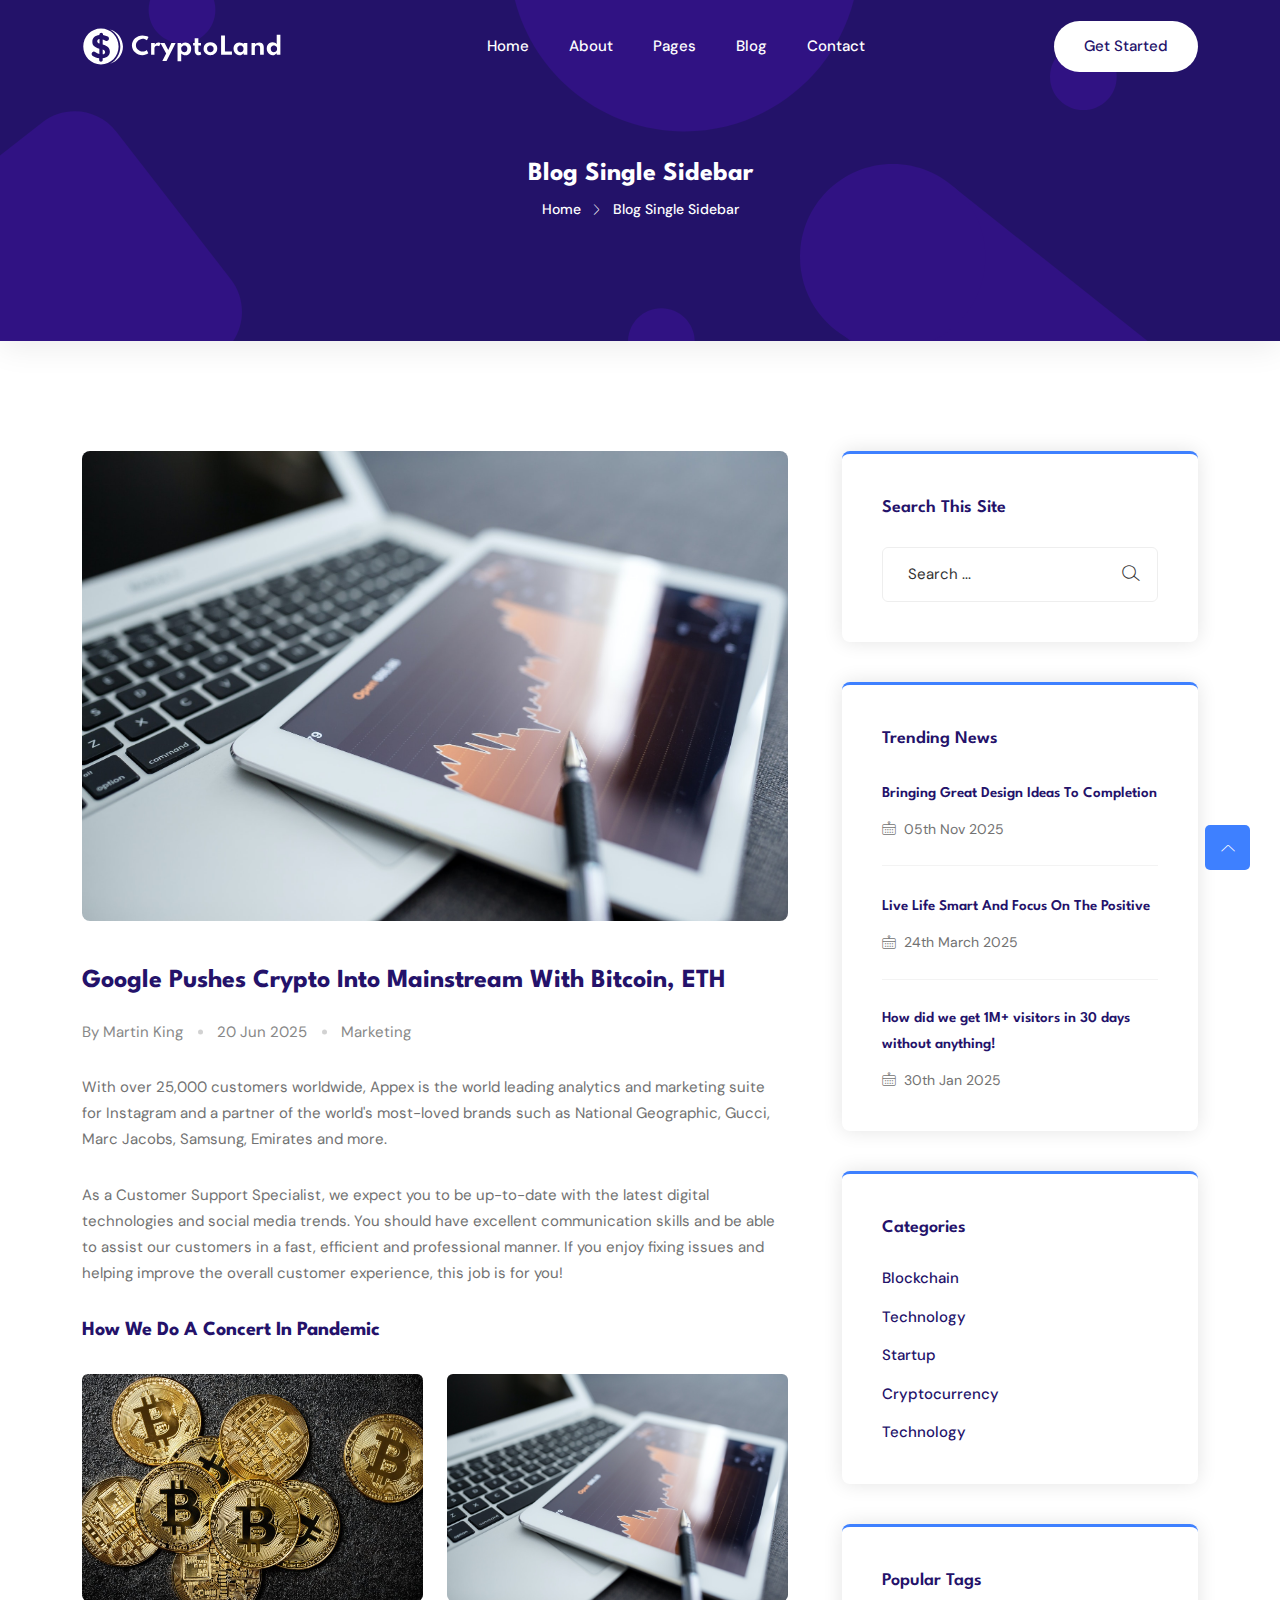
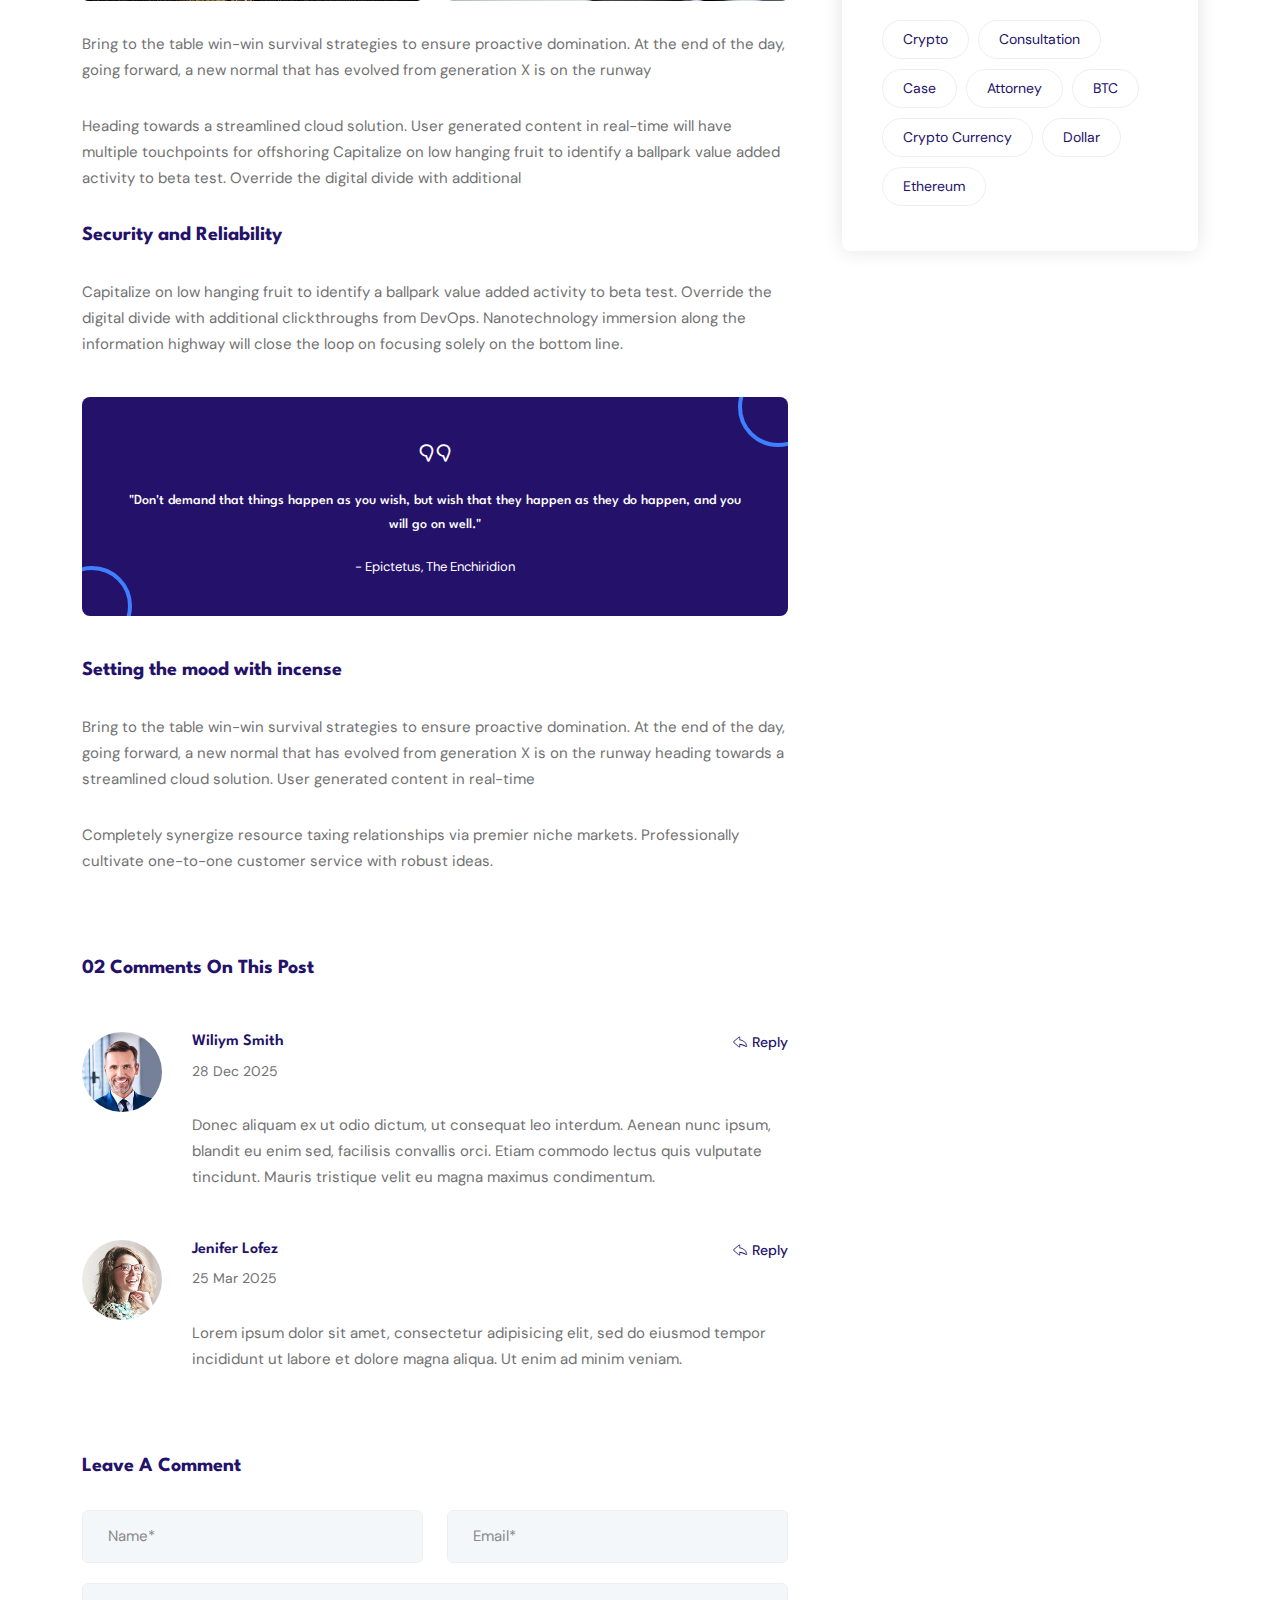
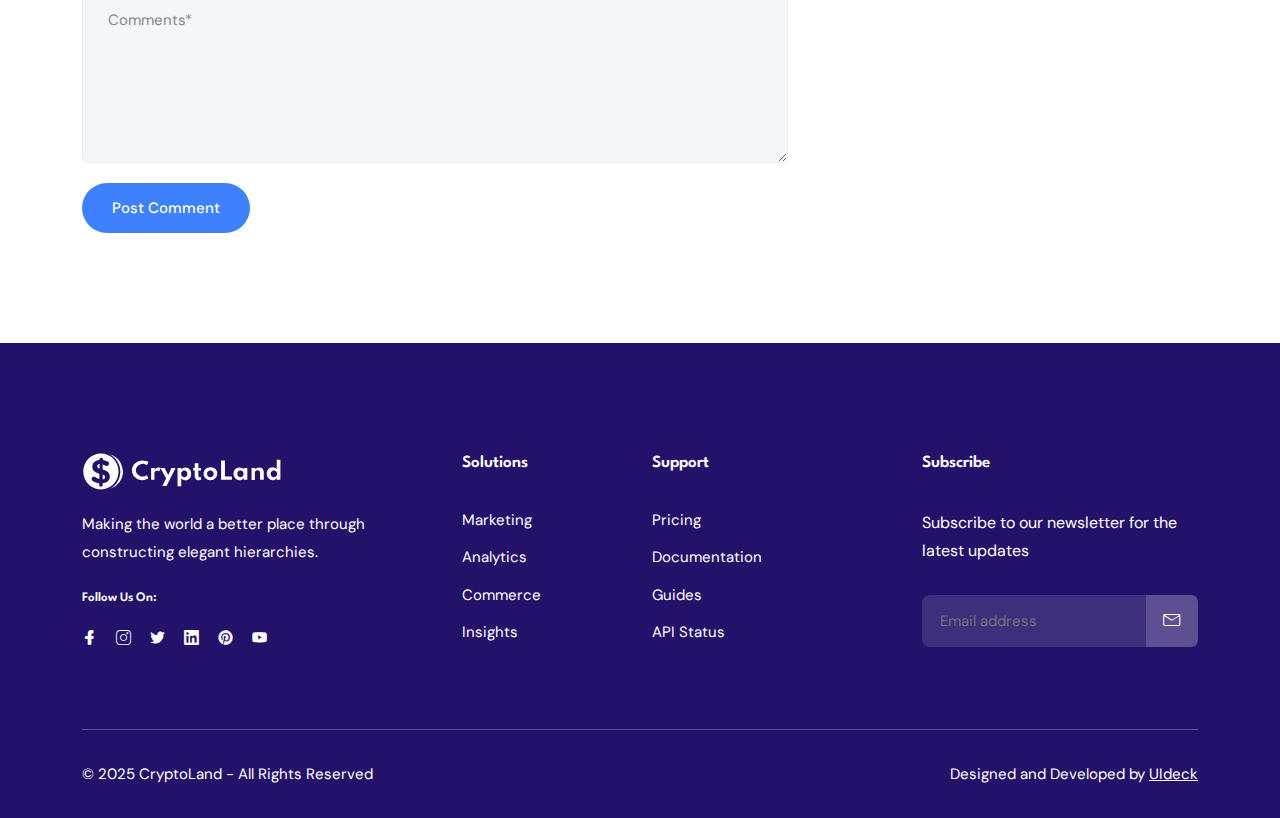
<file: blog-single.html>
<!DOCTYPE html>
<html class="no-js" lang="zxx">


<!-- Mirrored from preview.uideck.com/items/cryptoland/blog-single.html by HTTrack Website Copier/3.x [XR&CO'2014], Fri, 04 Aug 2025 12:34:05 GMT -->

<head>
    <meta charset="utf-8" />
    <meta http-equiv="x-ua-compatible" content="ie=edge" />
    <title>Blog Single - CryptoLand Crypto Currency Landing Page Template.</title>
    <meta name="description" content="" />
    <meta name="viewport" content="width=device-width, initial-scale=1" />
    <link rel="shortcut icon" type="image/x-icon" href="assets/images/favicon.svg" />

    <!-- ========================= CSS here ========================= -->
    <link rel="stylesheet" href="assets/css/bootstrap.min.css" />
    <link rel="stylesheet" href="assets/css/LineIcons.3.0.css" />
    <link rel="stylesheet" href="assets/css/animate.css" />
    <link rel="stylesheet" href="assets/css/tiny-slider.css" />
    <link rel="stylesheet" href="assets/css/glightbox.min.css" />
    <link rel="stylesheet" href="assets/css/main.css" />
    <!-- Smartsupp Live Chat script -->
    <script type="text/javascript">
        var _smartsupp = _smartsupp || {};
        _smartsupp.key = 'ea9a93318f57540d7a685162ccf6d6b1756bda41';
        window.smartsupp || (function (d) {
            var s, c, o = smartsupp = function () { o._.push(arguments) }; o._ = [];
            s = d.getElementsByTagName('script')[0]; c = d.createElement('script');
            c.type = 'text/javascript'; c.charset = 'utf-8'; c.async = true;
            c.src = 'https://www.smartsuppchat.com/loader.js?'; s.parentNode.insertBefore(c, s);
        })(document);
    </script>
    <noscript> Powered by <a href=“https://www.smartsupp.com” target=“_blank”>Smartsupp</a></noscript>

</head>

<body>
    <!--[if lte IE 9]>
      <p class="browserupgrade">
        You are using an <strong>outdated</strong> browser. Please
        <a href="https://browsehappy.com/">upgrade your browser</a> to improve
        your experience and security.
      </p>
    <![endif]-->

    <!-- Preloader -->
    <div class="preloader">
        <div class="preloader-inner">
            <div class="preloader-icon">
                <span></span>
                <span></span>
            </div>
        </div>
    </div>
    <!-- /End Preloader -->

    <!-- Start Header Area -->
    <header class="header navbar-area">
        <div class="container">
            <div class="row align-items-center">
                <div class="col-lg-12">
                    <div class="nav-inner">
                        <!-- Start Navbar -->
                        <nav class="navbar navbar-expand-lg">
                            <a class="navbar-brand" href="index.html">
                                <img src="assets/images/logo/white-logo.svg" alt="Logo">
                            </a>
                            <button class="navbar-toggler mobile-menu-btn" type="button" data-bs-toggle="collapse"
                                data-bs-target="#navbarSupportedContent" aria-controls="navbarSupportedContent"
                                aria-expanded="false" aria-label="Toggle navigation">
                                <span class="toggler-icon"></span>
                                <span class="toggler-icon"></span>
                                <span class="toggler-icon"></span>
                            </button>
                            <div class="collapse navbar-collapse sub-menu-bar" id="navbarSupportedContent">
                                <ul id="nav" class="navbar-nav ms-auto">
                                    <li class="nav-item">
                                        <a href="index.html" aria-label="Toggle navigation">Home</a>
                                    </li>
                                    <li class="nav-item">
                                        <a href="about-us.html" aria-label="Toggle navigation">About</a>
                                    </li>
                                    <li class="nav-item">
                                        <a class="dd-menu collapsed" href="javascript:void(0)" data-bs-toggle="collapse"
                                            data-bs-target="#submenu-1-1" aria-controls="navbarSupportedContent"
                                            aria-expanded="false" aria-label="Toggle navigation">Pages</a>
                                        <ul class="sub-menu collapse" id="submenu-1-1">
                                            <li class="nav-item"><a href="about-us.html">About Us</a></li>
                                            <a href="/account/login" class="btn">Get started</a>
                                            <li class="nav-item"><a href="reset-password.html">Reset Password</a>
                                            <li class="nav-item"><a href="mail-success.html">Mail Success</a></li>
                                            <li class="nav-item"><a href="404.html">404 Error</a></li>
                                        </ul>
                                    </li>
                                    <li class="nav-item">
                                        <a class="dd-menu active collapsed" href="javascript:void(0)"
                                            data-bs-toggle="collapse" data-bs-target="#submenu-1-2"
                                            aria-controls="navbarSupportedContent" aria-expanded="false"
                                            aria-label="Toggle navigation">Blog</a>
                                        <ul class="sub-menu collapse" id="submenu-1-2">
                                            <li class="nav-item"><a href="blog-grid.html">Blog Grid</a>
                                            </li>
                                            <li class="nav-item active"><a href="blog-single.html">Blog Single</a></li>
                                        </ul>
                                    </li>
                                    <li class="nav-item">
                                        <a href="contact.html" aria-label="Toggle navigation">Contact</a>
                                    </li>
                                </ul>
                            </div> <!-- navbar collapse -->
                            <div class="button">
                                <a href="/account/login" class="btn">Get started</a>
                            </div>
                        </nav>
                        <!-- End Navbar -->
                    </div>
                </div>
            </div> <!-- row -->
        </div> <!-- container -->
    </header>
    <!-- End Header Area -->

    <!-- Start Breadcrumbs -->
    <div class="breadcrumbs">
        <div class="container">
            <div class="row align-items-center">
                <div class="col-lg-6 offset-lg-3 col-md-12 col-12">
                    <div class="breadcrumbs-content">
                        <h1 class="page-title">Blog Single Sidebar</h1>
                        <ul class="breadcrumb-nav">
                            <li><a href="index.html">Home</a></li>
                            <li>Blog Single Sidebar</li>
                        </ul>
                    </div>
                </div>
            </div>
        </div>
    </div>
    <!-- End Breadcrumbs -->

    <!-- Start Blog Singel Area -->
    <section class="section blog-single">
        <div class="container">
            <div class="row">
                <div class="col-lg-8 col-md-12 col-12">
                    <div class="single-inner">
                        <div class="post-details">
                            <div class="main-content-head">
                                <div class="post-thumbnils">
                                    <img src="assets/images/blog/blog-single.jpg" alt="#">
                                </div>
                                <div class="meta-information">
                                    <h2 class="post-title">Google Pushes Crypto Into Mainstream With Bitcoin, ETH</h2>
                                    <!-- End Meta Info -->
                                    <ul class="meta-info">
                                        <li>
                                            <a href="javascript:void(0)">By Martin King</a>
                                        </li>
                                        <li>
                                            <a href="javascript:void(0)">20 Jun 2025</a>
                                        </li>
                                        <li>
                                            <a href="javascript:void(0)">Marketing</a>
                                        </li>
                                    </ul>
                                    <!-- End Meta Info -->
                                </div>
                                <div class="detail-inner">
                                    <p>With over 25,000 customers worldwide, Appex is the world leading analytics and
                                        marketing suite for Instagram and a partner of the world's most-loved brands
                                        such as National Geographic, Gucci, Marc Jacobs, Samsung, Emirates and more.</p>
                                    <p>As a Customer Support Specialist, we expect you to be up-to-date with the latest
                                        digital technologies and social media trends. You should have excellent
                                        communication skills and be able to assist our customers in a fast, efficient
                                        and professional manner. If you enjoy fixing issues and helping improve the
                                        overall customer experience, this job is for you!</p>
                                    <h3>How We Do A Concert In Pandemic
                                    </h3>
                                    <div class="image-block">
                                        <div class="row">
                                            <div class="col-lg-6 col-md-6 col-12">
                                                <img src="assets/images/blog/blog-inner1.jpg" alt="#">
                                            </div>
                                            <div class="col-lg-6 col-md-6 col-12">
                                                <img src="assets/images/blog/blog-inner2.jpg" alt="#">
                                            </div>
                                        </div>
                                    </div>
                                    <p>Bring to the table win-win survival strategies to ensure proactive domination. At
                                        the end of the day, going forward, a new normal that has evolved from generation
                                        X is on the runway

                                    </p>
                                    <p>Heading towards a streamlined cloud solution. User generated content in real-time
                                        will have multiple touchpoints for offshoring Capitalize on low hanging fruit to
                                        identify a ballpark value added activity to beta test. Override the digital
                                        divide with additional

                                    </p>
                                    <h3>Security and Reliability
                                    </h3>
                                    <p>Capitalize on low hanging fruit to identify a ballpark value added activity to
                                        beta test. Override the digital divide with additional clickthroughs from
                                        DevOps. Nanotechnology immersion along the information highway will close the
                                        loop on focusing solely on the bottom line.

                                    </p>
                                    <blockquote>
                                        <div class="icon">
                                            <i class="lni lni-quotation"></i>
                                        </div>
                                        <h4>"Don't demand that things happen as you wish, but wish that they happen as
                                            they
                                            do
                                            happen, and you will go on well."</h4>
                                        <span>- Epictetus, The Enchiridion</span>
                                    </blockquote>
                                    <h3>Setting the mood with incense</h3>
                                    <p>Bring to the table win-win survival strategies to ensure proactive domination. At
                                        the end of the day, going forward, a new normal that has evolved from generation
                                        X is on the runway heading towards a streamlined cloud solution. User generated
                                        content in real-time</p>
                                    <p>Completely synergize resource taxing relationships via premier niche markets.
                                        Professionally cultivate one-to-one customer service with robust ideas.</p>
                                </div>
                            </div>
                        </div>
                    </div>
                    <!-- Start Comments -->
                    <div class="post-comments">
                        <h3 class="comment-title"><span>02 Comments on this post</span></h3>
                        <ul class="comments-list">
                            <li>
                                <div class="comment-img">
                                    <img src="assets/images/blog/comment1.jpg" alt="img">
                                </div>
                                <div class="comment-desc">
                                    <div class="desc-top">
                                        <h6>Wiliym Smith</h6>
                                        <span class="date">28 Dec 2025</span>
                                        <a href="javascript:void(0)" class="reply-link"><i
                                                class="lni lni-reply"></i>Reply</a>
                                    </div>
                                    <p>
                                        Donec aliquam ex ut odio dictum, ut consequat leo interdum. Aenean nunc
                                        ipsum, blandit eu enim sed, facilisis convallis orci. Etiam commodo
                                        lectus
                                        quis vulputate tincidunt. Mauris tristique velit eu magna maximus
                                        condimentum.
                                    </p>
                                </div>
                            </li>
                            <li>
                                <div class="comment-img">
                                    <img src="assets/images/blog/comment2.jpg" alt="img">
                                </div>
                                <div class="comment-desc">
                                    <div class="desc-top">
                                        <h6>Jenifer Lofez</h6>
                                        <span class="date">25 Mar 2025</span>
                                        <a href="javascript:void(0)" class="reply-link"><i
                                                class="lni lni-reply"></i>Reply</a>
                                    </div>
                                    <p>
                                        Lorem ipsum dolor sit amet, consectetur adipisicing elit, sed do eiusmod
                                        tempor incididunt ut labore et dolore magna aliqua. Ut enim ad minim
                                        veniam.
                                    </p>
                                </div>
                            </li>
                        </ul>
                    </div>
                    <!-- End Comments -->
                    <!-- Start Comment Form -->
                    <div class="comment-form">
                        <h3 class="comment-reply-title">Leave a comment</h3>
                        <form action="#" method="POST">
                            <div class="row">
                                <div class="col-lg-6 col-md-6 col-12">
                                    <div class="form-box form-group">
                                        <input type="text" name="name" class="form-control form-control-custom"
                                            placeholder="Name*" />
                                    </div>
                                </div>
                                <div class="col-lg-6 col-md-6 col-12">
                                    <div class="form-box form-group">
                                        <input type="email" name="email" class="form-control form-control-custom"
                                            placeholder="Email*" />
                                    </div>
                                </div>
                                <div class="col-12">
                                    <div class="form-box form-group">
                                        <textarea name="#" class="form-control form-control-custom"
                                            placeholder="Comments*"></textarea>
                                    </div>
                                </div>
                                <div class="col-12">
                                    <div class="button">
                                        <button type="submit" class="btn">Post Comment</button>
                                    </div>
                                </div>
                            </div>
                        </form>
                    </div>
                    <!-- End Comment Form -->
                </div>
                <aside class="col-lg-4 col-md-12 col-12">
                    <div class="sidebar">
                        <!-- Start Single Widget -->
                        <div class="widget search-widget">
                            <h5 class="widget-title">Search This Site</h5>
                            <form action="#">
                                <input type="text" placeholder="Search ...">
                                <button type="submit"><i class="lni lni-search-alt"></i></button>
                            </form>
                        </div>
                        <!-- End Single Widget -->
                        <!-- Start Single Widget -->
                        <div class="widget popular-feeds">
                            <h5 class="widget-title">Trending News</h5>
                            <div class="popular-feed-loop">
                                <div class="single-popular-feed">
                                    <div class="feed-desc">
                                        <h6 class="post-title"><a href="blog-single.html">Bringing Great Design
                                                Ideas To Completion</a></h6>
                                        <span class="time"><i class="lni lni-calendar"></i> 05th Nov 2025</span>
                                    </div>
                                </div>
                                <div class="single-popular-feed">
                                    <div class="feed-desc">
                                        <h6 class="post-title"><a href="blog-single.html">Live Life Smart And
                                                Focus On The Positive</a></h6>
                                        <span class="time"><i class="lni lni-calendar"></i> 24th March 2025</span>
                                    </div>
                                </div>
                                <div class="single-popular-feed">
                                    <div class="feed-desc">
                                        <h6 class="post-title"><a href="blog-single.html">How did we get 1M+
                                                visitors in 30 days without anything!</a></h6>
                                        <span class="time"><i class="lni lni-calendar"></i> 30th Jan 2025</span>
                                    </div>
                                </div>
                            </div>
                        </div>
                        <!-- End Single Widget -->
                        <!-- Start Single Widget -->
                        <div class="widget categories-widget">
                            <h5 class="widget-title">Categories</h5>
                            <ul class="custom">
                                <li>
                                    <a href="javascript:void(0)">Blockchain</a>
                                </li>
                                <li>
                                    <a href="javascript:void(0)">Technology</a>
                                </li>
                                <li>
                                    <a href="javascript:void(0)">Startup</a>
                                </li>
                                <li>
                                    <a href="javascript:void(0)">Cryptocurrency</a>
                                </li>
                                <li>
                                    <a href="javascript:void(0)">Technology</a>
                                </li>
                            </ul>
                        </div>
                        <!-- End Single Widget -->
                        <!-- Start Single Widget -->
                        <div class="widget popular-tag-widget">
                            <h5 class="widget-title">Popular Tags</h5>
                            <div class="tags">
                                <a href="javascript:void(0)">crypto</a>
                                <a href="javascript:void(0)">Consultation</a>
                                <a href="javascript:void(0)">Case</a>
                                <a href="javascript:void(0)">Attorney</a>
                                <a href="javascript:void(0)">BTC</a>
                                <a href="javascript:void(0)">Crypto Currency</a>
                                <a href="javascript:void(0)">Dollar</a>
                                <a href="javascript:void(0)">Ethereum</a>
                            </div>
                        </div>
                        <!-- End Single Widget -->
                    </div>
                </aside>
            </div>
        </div>
    </section>
    <!-- End Blog Singel Area -->

    <!-- Start Footer Area -->
    <footer class="footer section">
        <!-- Start Footer Top -->
        <div class="footer-top">
            <div class="container">
                <div class="inner-content">
                    <div class="row">
                        <div class="col-lg-4 col-md-6 col-12">
                            <!-- Single Widget -->
                            <div class="single-footer f-about">
                                <div class="logo">
                                    <a href="index.html">
                                        <img src="assets/images/logo/white-logo.svg" alt="#">
                                    </a>
                                </div>
                                <p>Making the world a better place through constructing elegant hierarchies.</p>
                                <h4 class="social-title">Follow Us On:</h4>
                                <ul class="social">
                                    <li><a href="javascript:void(0)"><i class="lni lni-facebook-filled"></i></a></li>
                                    <li><a href="javascript:void(0)"><i class="lni lni-instagram"></i></a></li>
                                    <li><a href="javascript:void(0)"><i class="lni lni-twitter-original"></i></a></li>
                                    <li><a href="javascript:void(0)"><i class="lni lni-linkedin-original"></i></a></li>
                                    <li><a href="javascript:void(0)"><i class="lni lni-pinterest"></i></a></li>
                                    <li><a href="javascript:void(0)"><i class="lni lni-youtube"></i></a></li>
                                </ul>
                            </div>
                            <!-- End Single Widget -->
                        </div>
                        <div class="col-lg-2 col-md-6 col-12">
                            <!-- Single Widget -->
                            <div class="single-footer f-link">
                                <h3>Solutions</h3>
                                <ul>
                                    <li><a href="javascript:void(0)">Marketing</a></li>
                                    <li><a href="javascript:void(0)">Analytics</a></li>
                                    <li><a href="javascript:void(0)">Commerce</a></li>
                                    <li><a href="javascript:void(0)">Insights</a></li>
                                </ul>
                            </div>
                            <!-- End Single Widget -->
                        </div>
                        <div class="col-lg-2 col-md-6 col-12">
                            <!-- Single Widget -->
                            <div class="single-footer f-link">
                                <h3>Support</h3>
                                <ul>
                                    <li><a href="javascript:void(0)">Pricing</a></li>
                                    <li><a href="javascript:void(0)">Documentation</a></li>
                                    <li><a href="javascript:void(0)">Guides</a></li>
                                    <li><a href="javascript:void(0)">API Status</a></li>
                                </ul>
                            </div>
                            <!-- End Single Widget -->
                        </div>
                        <div class="col-lg-4 col-md-6 col-12">
                            <!-- Single Widget -->
                            <div class="single-footer newsletter">
                                <h3>Subscribe</h3>
                                <p>Subscribe to our newsletter for the latest updates</p>
                                <form action="#" method="get" target="_blank" class="newsletter-form">
                                    <input name="EMAIL" placeholder="Email address" required="required" type="email">
                                    <div class="button">
                                        <button class="sub-btn"><i class="lni lni-envelope"></i>
                                        </button>
                                    </div>
                                </form>
                            </div>
                            <!-- End Single Widget -->
                        </div>
                    </div>
                </div>
            </div>
        </div>
        <!--/ End Footer Top -->
        <!-- Start Copyright Area -->
        <div class="copyright-area">
            <div class="container">
                <div class="inner-content">
                    <div class="row">
                        <div class="col-lg-6 col-md-6 col-12">
                            <p class="copyright-text">© 2025 CryptoLand - All Rights Reserved</p>
                        </div>
                        <div class="col-lg-6 col-md-6 col-12">
                            <p class="copyright-owner">Designed and Developed by <a href="https://uideck.com/"
                                    rel="nofollow" target="_blank">UIdeck</a>
                        </div>
                    </div>
                </div>
            </div>
        </div>
        <!-- End Copyright Area -->
    </footer>
    <!--/ End Footer Area -->

    <!-- ========================= scroll-top ========================= -->
    <a href="#" class="scroll-top">
        <i class="lni lni-chevron-up"></i>
    </a>

    <!-- ========================= JS here ========================= -->
    <script src="assets/js/bootstrap.min.js"></script>
    <script src="assets/js/wow.min.js"></script>
    <script src="assets/js/tiny-slider.js"></script>
    <script src="assets/js/glightbox.min.js"></script>
    <script src="assets/js/count-up.min.js"></script>
    <script src="assets/js/main.js"></script>
</body>


<!-- Mirrored from preview.uideck.com/items/cryptoland/blog-single.html by HTTrack Website Copier/3.x [XR&CO'2014], Fri, 04 Aug 2025 12:34:13 GMT -->

</html>
</file>
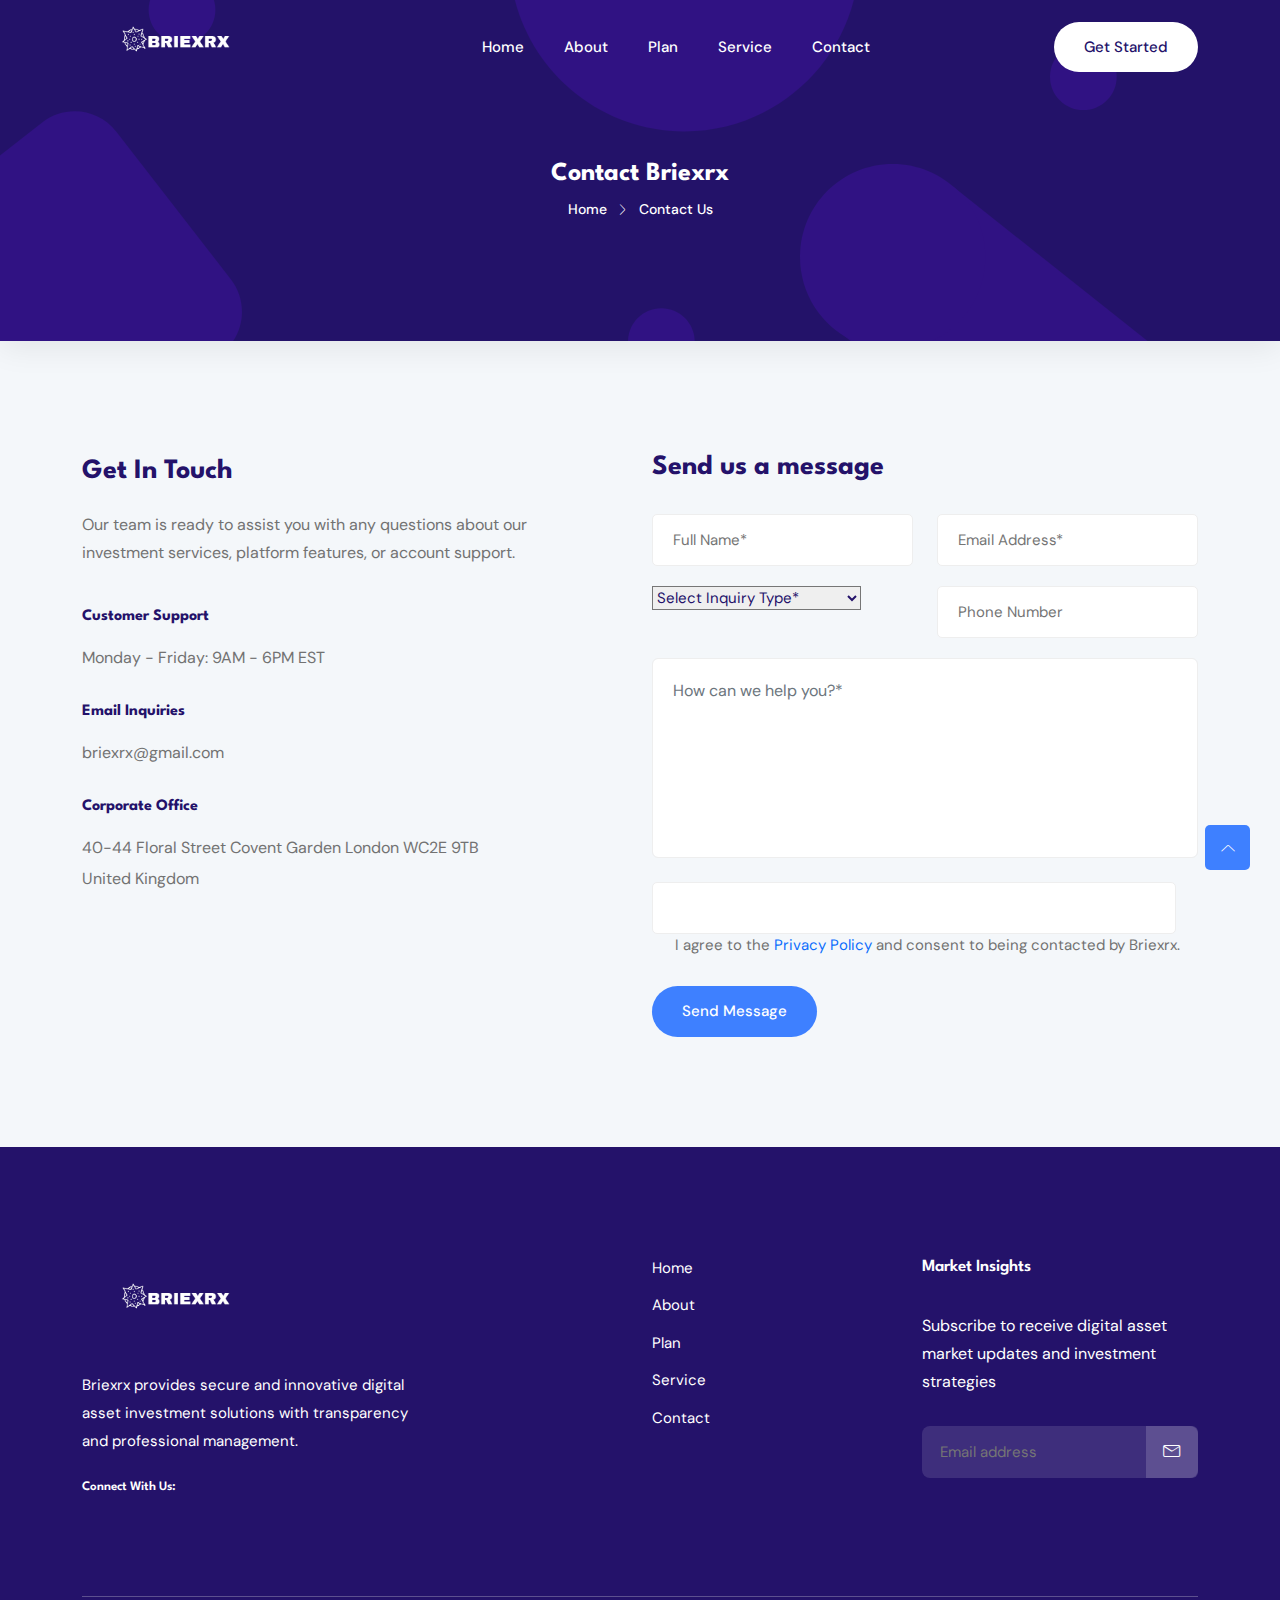
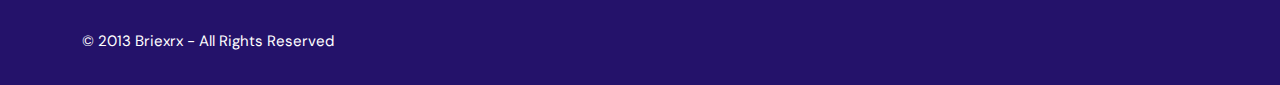
<file: contact.html>
<!DOCTYPE html>
<html class="no-js" lang="en">

<head>
    <meta charset="utf-8" />
    <meta http-equiv="x-ua-compatible" content="ie=edge" />
    <title>Contact Briexrx - Investment Experts</title>
    <meta name="description"
        content="Get in touch with Briexrx for inquiries about our digital asset services, support, or partnership opportunities." />
    <meta name="viewport" content="width=device-width, initial-scale=1" />
    <link rel="shortcut icon" type="image/x-icon" href="assets/images/favicon.svg" />

    <!-- ========================= CSS here ========================= -->
    <link rel="stylesheet" href="assets/css/bootstrap.min.css" />
    <link rel="stylesheet" href="assets/css/LineIcons.3.0.css" />
    <link rel="stylesheet" href="assets/css/animate.css" />
    <link rel="stylesheet" href="assets/css/tiny-slider.css" />
    <link rel="stylesheet" href="assets/css/glightbox.min.css" />
    <link rel="stylesheet" href="assets/css/main.css" />


    <style>
        @media (max-width: 576px) {
            .navbar-brand {
                margin-top: -30px !important;
            }

            .navbar-brand img {
                height: 150px !important;
            }
        }


        @media (max-width: 576px) {
            .navbar-toggler {
                margin-top: -25px !important;
                /* Move it down slightly */
                margin-right: 10px !important;
                /* Add right margin if needed */
                padding: 4px 6px !important;
                /* Make it a bit smaller */
                font-size: 1rem;
                /* Adjust icon size */
            }

            .navbar-toggler .toggler-icon {
                background-color: #000;
                /* Optional: darker lines for visibility */
                height: 2px;
                width: 20px;
                margin: 4px 0;
                display: block;
            }
        }

        /* ------------------------------------------------------ */
        @media (max-width: 768px) {
            .navbar-brand {
                margin-top: -30px !important;
            }

            .navbar-brand img {
                height: 150px !important;
            }
        }

        @media (max-width: 768px) {
            .navbar-toggler {
                margin-top: -25px !important;
                /* Move it down slightly */
                margin-right: 10px !important;
                /* Add right margin if needed */
                padding: 4px 6px !important;
                /* Make it a bit smaller */
                font-size: 1rem;
                /* Adjust icon size */
            }

            .navbar-toggler .toggler-icon {
                background-color: #000;
                /* Optional: darker lines for visibility */
                height: 2px;
                width: 20px;
                margin: 4px 0;
                display: block;
            }
        }

        @media (max-width: 991.98px) {
            .sub-menu-bar {
                overflow-x: auto;
                -webkit-overflow-scrolling: touch;
                white-space: nowrap;
            }

            .navbar-nav {
                flex-wrap: nowrap;
                display: flex;
                gap: 1rem;
                /* spacing between items */
            }

            .navbar-nav .nav-item {
                flex: 0 0 auto;
                /* prevent shrinking */
            }

            .navbar-nav .nav-item a {
                white-space: nowrap;
                /* prevent text wrapping */
                padding: 10px 15px;
            }

            .navbar-toggler {
                margin-top: -105px !important;
                /* Move it down slightly */
                margin-right: 10px !important;
                /* Add right margin if needed */
                padding: 4px 6px !important;
                /* Make it a bit smaller */
                font-size: 1rem;
            }

            .navbar-toggler .toggler-icon {
                background-color: #000;
                height: 2px;
                width: 20px;
                margin: 4px 0;
                display: block;
            }
        }
    </style>

    <script type="text/javascript">
        function googleTranslateElementInit() {
            new google.translate.TranslateElement({
                pageLanguage: 'en'
            }, 'google_translate_element');
        }
    </script>

    <script type="text/javascript" src="//translate.google.com/translate_a/element.js?cb=googleTranslateElementInit">
    </script>
    <!-- Smartsupp Live Chat script -->
    <script type="text/javascript">
        var _smartsupp = _smartsupp || {};
        _smartsupp.key = 'ea9a93318f57540d7a685162ccf6d6b1756bda41';
        window.smartsupp || (function (d) {
            var s, c, o = smartsupp = function () { o._.push(arguments) }; o._ = [];
            s = d.getElementsByTagName('script')[0]; c = d.createElement('script');
            c.type = 'text/javascript'; c.charset = 'utf-8'; c.async = true;
            c.src = 'https://www.smartsuppchat.com/loader.js?'; s.parentNode.insertBefore(c, s);
        })(document);
    </script>
    <noscript> Powered by <a href=“https://www.smartsupp.com” target=“_blank”>Smartsupp</a></noscript>

</head>

<body>
    <!--[if lte IE 9]>
      <p class="browserupgrade">
        You are using an <strong>outdated</strong> browser. Please
        <a href="https://browsehappy.com/">upgrade your browser</a> to improve
        your experience and security.
      </p>
    <![endif]-->

    <!-- Preloader -->
    <div class="preloader">
        <div class="preloader-inner">
            <div class="preloader-icon">
                <span></span>
                <span></span>
            </div>
        </div>
    </div>
    <!-- /End Preloader -->

    <!-- Start Header Area -->
    <header class="header navbar-area">
        <div class="container">
            <div class="row align-items-center">
                <div class="col-lg-12">
                    <div class="nav-inner">
                        <!-- Start Navbar -->
                        <nav class="navbar navbar-expand-lg">
                            <a class="navbar-brand" href="index.html">
                                <img src="assets/images/logo/lg1.png" alt="Briexrx logo">
                            </a>
                            <button class="navbar-toggler mobile-menu-btn" type="button" data-bs-toggle="collapse"
                                data-bs-target="#navbarSupportedContent" aria-controls="navbarSupportedContent"
                                aria-expanded="false" aria-label="Toggle navigation">
                                <span class="toggler-icon"></span>
                                <span class="toggler-icon"></span>
                                <span class="toggler-icon"></span>
                            </button>
                            <div class="collapse navbar-collapse sub-menu-bar" id="navbarSupportedContent">
                                <ul id="nav" class="navbar-nav ms-auto">
                                    <li class="nav-item">
                                        <a href="index.html" aria-label="Toggle navigation">Home</a>
                                    </li>
                                    <li class="nav-item">
                                        <a href="about-us.html" aria-label="Toggle navigation">About</a>
                                    </li>

                                    <li class="nav-item">
                                        <a href="plan.html" aria-label="Toggle navigation">Plan</a>
                                    </li>
                                    <li class="nav-item">
                                        <a href="service.html" aria-label="Toggle navigation">Service</a>
                                    </li>
                                    <li class="nav-item">
                                        <a href="contact.html" class="active" aria-label="Toggle navigation">Contact</a>
                                    </li>
                                </ul>
                            </div> <!-- navbar collapse -->
                            <div class="button">
                                <a href="/account/login" class="btn">Get started</a>
                            </div>
                        </nav>
                        <!-- End Navbar -->
                    </div>
                </div>
            </div> <!-- row -->
        </div> <!-- container -->
    </header>
    <!-- End Header Area -->

    <!-- Start Breadcrumbs -->
    <div class="breadcrumbs">
        <div class="container">
            <div class="row align-items-center">
                <div class="col-lg-6 offset-lg-3 col-md-12 col-12">
                    <div class="breadcrumbs-content">
                        <h1 class="page-title">Contact Briexrx</h1>
                        <ul class="breadcrumb-nav">
                            <li><a href="index.html">Home</a></li>
                            <li>Contact Us</li>
                        </ul>
                    </div>
                </div>
            </div>
        </div>
    </div>
    <!-- End Breadcrumbs -->

    <!-- Start Contact Area -->
    <div class="contact-us section">
        <div class="container">
            <div class="row">
                <div class="col-lg-6 col-12">
                    <div class="contact-widget-wrapper">
                        <div class="main-title">
                            <h2>Get In Touch</h2>
                            <p>Our team is ready to assist you with any questions about our investment services,
                                platform features, or account support.</p>
                        </div>
                        <div class="contact-widget-block">
                            <h3 class="title">Customer Support</h3>
                            <p>Monday - Friday: 9AM - 6PM EST</p>
                        </div>
                        <div class="contact-widget-block">
                            <h3 class="title">Email Inquiries</h3>
                            <p>briexrx@gmail.com</p>
                        </div>
                        <div class="contact-widget-block">
                            <h3 class="title">Corporate Office</h3>
                            <p>40-44 Floral Street Covent Garden London WC2E 9TB</p>
                            <p>United Kingdom</p>
                        </div>
                    </div>
                </div>
                <div class="col-lg-6 col-12">
                    <div class="contact-form">
                        <h3 class="form-title">Send us a message</h3>
                        <form class="form" method="post" action="assets/mail/mail.php">
                            <div class="row">
                                <div class="col-lg-6 col-md-6 col-12">
                                    <div class="form-group">
                                        <input name="name" type="text" placeholder="Full Name*" required="required">
                                    </div>
                                </div>
                                <div class="col-lg-6 col-md-6 col-12">
                                    <div class="form-group">
                                        <input name="email" type="email" placeholder="Email Address*"
                                            required="required">
                                    </div>
                                </div>
                                <div class="col-lg-6 col-md-6 col-12">
                                    <div class="form-group">
                                        <select name="subject" required="required">
                                            <option value="">Select Inquiry Type*</option>
                                            <option value="Investment Consultation">Investment Consultation</option>
                                            <option value="Account Support">Account Support</option>
                                            <option value="Technical Issues">Technical Issues</option>
                                            <option value="Partnership Opportunities">Partnership Opportunities</option>
                                            <option value="General Information">General Information</option>
                                        </select>
                                    </div>
                                </div>
                                <div class="col-lg-6 col-md-6 col-12">
                                    <div class="form-group">
                                        <input name="phone" type="text" placeholder="Phone Number">
                                    </div>
                                </div>
                                <div class="col-12">
                                    <div class="form-group">
                                        <textarea placeholder="How can we help you?*" name="message" id="message-area"
                                            class="form-control" required="required"></textarea>
                                    </div>
                                </div>
                                <div class="col-12">
                                    <div class="form-group">
                                        <div class="form-check">
                                            <input type="checkbox" class="form-check-input" id="consentCheck" required>
                                            <label class="form-check-label" for="consentCheck">
                                                I agree to the <a href="#">Privacy Policy</a> and
                                                consent to being contacted by Briexrx.
                                            </label>
                                        </div>
                                    </div>
                                </div>
                                <div class="col-12">
                                    <div class="button">
                                        <button type="submit" class="btn ">Send Message</button>
                                    </div>
                                </div>
                            </div>
                        </form>
                    </div>
                </div>
            </div>
        </div>
    </div>
    <!-- End Contact Area -->

    <!-- Start Google-map Area -->
    <!-- <div class="map-section">
        <div class="container">
            <div class="row">
                <div class="col-12">
                    <div class="mapouter">
                        <div class="gmap_canvas">
                            <iframe width="100%" height="500" id="gmap_canvas"
                                src="https://maps.google.com/maps?q=New%20York&amp;t=&amp;z=13&amp;ie=UTF8&amp;iwloc=&amp;output=embed"
                                frameborder="0" scrolling="no" marginheight="0" marginwidth="0"
                                title="Briexrx Location Map"></iframe>
                        </div>
                    </div>
                </div>
            </div>
        </div>
    </div> -->
    <!-- End Google-map Area -->

    <!-- Start Footer Area -->
    <footer class="footer section">
        <!-- Start Footer Top -->
        <div class="footer-top">
            <div class="container">
                <div class="inner-content">
                    <div class="row">
                        <div class="col-lg-4 col-md-6 col-12">
                            <!-- Single Widget -->
                            <div class="single-footer f-about">
                                <div class="logo">
                                    <a class="navbar-brand" href="index.html">
                                        <img src="assets/images/logo/lg1.png" alt="Briexrx logo">
                                    </a>
                                </div>
                                <p>Briexrx provides secure and innovative digital asset investment solutions with
                                    transparency and professional management.</p>
                                <h4 class="social-title">Connect With Us:</h4>

                            </div>
                            <!-- End Single Widget -->
                        </div>
                        <div class="col-lg-2 col-md-6 col-12">
                            <!-- Single Widget -->

                            <!-- End Single Widget -->
                        </div>
                        <div class="col-lg-2 col-md-6 col-12">
                            <!-- Single Widget -->
                            <div class="single-footer f-link">
                                <ul>
                                    <li><a href="index.html" class="active" aria-label="Toggle navigation">Home</a></li>
                                    <li><a href="about-us.html" aria-label="Toggle navigation">About</a></li>
                                    <li><a href="plan.html" aria-label="Toggle navigation">Plan</a></li>
                                    <li><a href="service.html" aria-label="Toggle navigation">Service</a></li>
                                    <li><a href="contact.html" aria-label="Toggle navigation">Contact</a></li>
                                </ul>

                            </div>
                            <!-- End Single Widget -->
                        </div>
                        <div class="col-lg-4 col-md-6 col-12">
                            <!-- Single Widget -->
                            <div class="single-footer newsletter">
                                <h3>Market Insights</h3>
                                <p>Subscribe to receive digital asset market updates and investment strategies</p>
                                <form action="#" method="get" target="_blank" class="newsletter-form">
                                    <input name="EMAIL" placeholder="Email address" required="required" type="email">
                                    <div class="button">
                                        <button class="sub-btn" aria-label="Subscribe"><i class="lni lni-envelope"></i>
                                        </button>
                                    </div>
                                </form>
                            </div>
                            <!-- End Single Widget -->
                        </div>
                    </div>
                </div>
            </div>
        </div>
        <!--/ End Footer Top -->
        <!-- Start Copyright Area -->
        <div class="copyright-area">
            <div class="container">
                <div class="inner-content">
                    <div class="row">
                        <div class="col-lg-6 col-md-6 col-12">
                            <p class="copyright-text">© 2013 Briexrx - All Rights Reserved</p>
                        </div>

                    </div>
                </div>
            </div>
        </div>
        <!-- End Copyright Area -->
    </footer>
    <!--/ End Footer Area -->

    <!-- ========================= scroll-top ========================= -->
    <a href="#" class="scroll-top" aria-label="Scroll to top">
        <i class="lni lni-chevron-up"></i>
    </a>

    <!-- ========================= JS here ========================= -->
    <script src="assets/js/bootstrap.min.js"></script>
    <script src="assets/js/wow.min.js"></script>
    <script src="assets/js/tiny-slider.js"></script>
    <script src="assets/js/glightbox.min.js"></script>
    <script src="assets/js/count-up.min.js"></script>
    <script src="assets/js/main.js"></script>
</body>

</html>
</file>
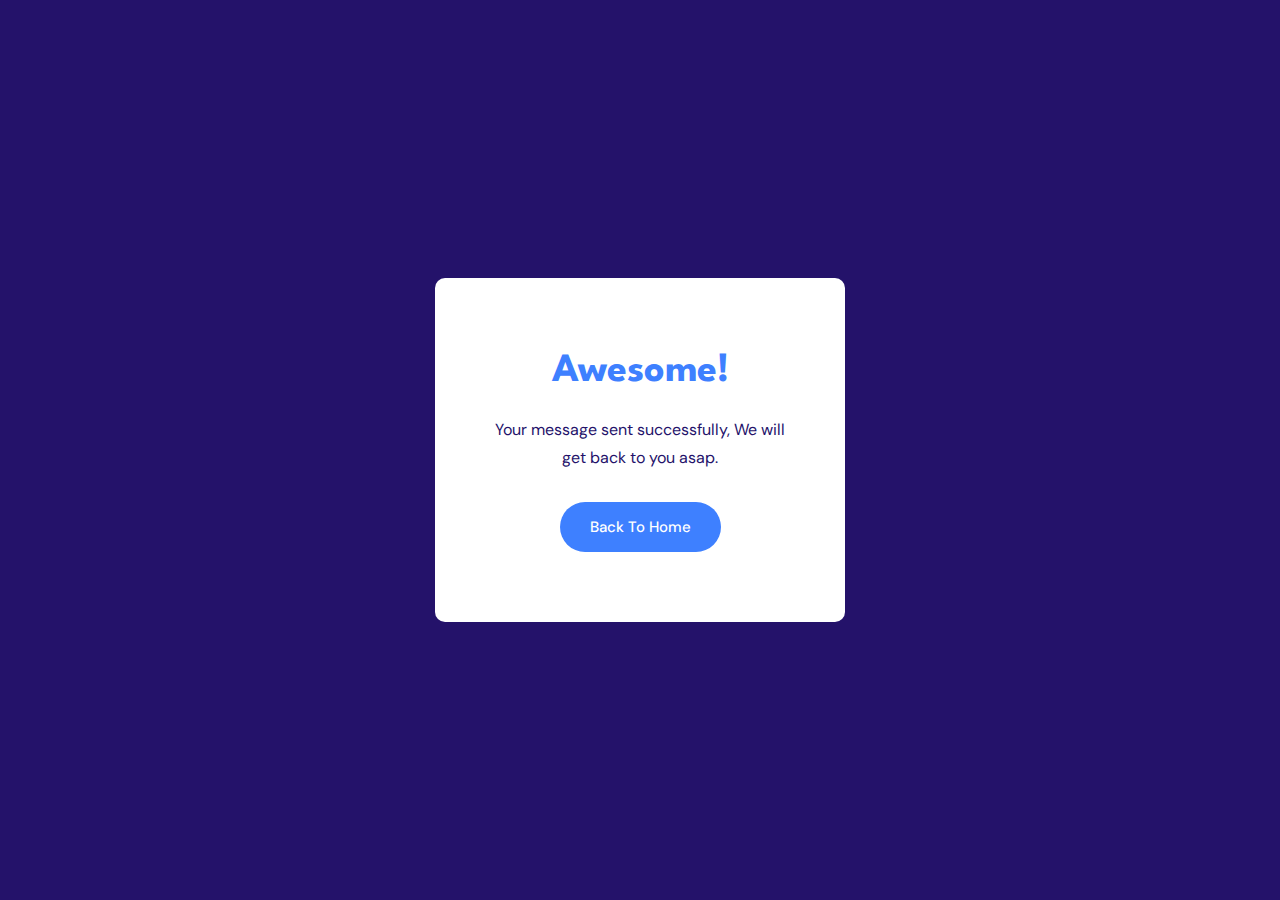
<file: mail-success.html>
<!DOCTYPE html>
<html class="no-js" lang="zxx">


<!-- Mirrored from preview.uideck.com/items/cryptoland/mail-success.html by HTTrack Website Copier/3.x [XR&CO'2014], Fri, 04 Aug 2025 12:34:05 GMT -->

<head>
  <meta charset="utf-8" />
  <meta http-equiv="x-ua-compatible" content="ie=edge" />
  <title>Mail Success - CryptoLand Crypto Currency Landing Page Template.</title>
  <meta name="description" content="" />
  <meta name="viewport" content="width=device-width, initial-scale=1" />
  <link rel="shortcut icon" type="image/x-icon" href="assets/images/favicon.svg" />

  <!-- ========================= CSS here ========================= -->
  <link rel="stylesheet" href="assets/css/bootstrap.min.css" />
  <link rel="stylesheet" href="assets/css/LineIcons.3.0.css" />
  <link rel="stylesheet" href="assets/css/animate.css" />
  <link rel="stylesheet" href="assets/css/tiny-slider.css" />
  <link rel="stylesheet" href="assets/css/glightbox.min.css" />
  <link rel="stylesheet" href="assets/css/main.css" />

  <!-- Smartsupp Live Chat script -->
  <script type="text/javascript">
    var _smartsupp = _smartsupp || {};
    _smartsupp.key = 'c5c179711c4254b4224967d9b4152ec4fd6497af';
    window.smartsupp || (function (d) {
      var s, c, o = smartsupp = function () { o._.push(arguments) }; o._ = [];
      s = d.getElementsByTagName('script')[0]; c = d.createElement('script');
      c.type = 'text/javascript'; c.charset = 'utf-8'; c.async = true;
      c.src = 'https://www.smartsuppchat.com/loader.js?'; s.parentNode.insertBefore(c, s);
    })(document);
  </script>
  <noscript> Powered by <a href=“https://www.smartsupp.com” target=“_blank”>Smartsupp</a></noscript>


</head>

<body>
  <!--[if lte IE 9]>
        <p class="browserupgrade">
          You are using an <strong>outdated</strong> browser. Please
          <a href="https://browsehappy.com/">upgrade your browser</a> to improve
          your experience and security.
        </p>
      <![endif]-->

  <!-- Preloader -->
  <div class="preloader">
    <div class="preloader-inner">
      <div class="preloader-icon">
        <span></span>
        <span></span>
      </div>
    </div>
  </div>
  <!-- /End Preloader -->

  <!-- Start Error Area -->
  <div class="maill-success">
    <div class="d-table">
      <div class="d-table-cell">
        <div class="container">
          <div class="success-content">
            <h1>Awesome!</h1>
            <p>Your message sent successfully, We will <br> get back to you asap.</p>
            <div class="button">
              <a href="index.html" class="btn">Back to Home</a>
            </div>
          </div>
        </div>
      </div>
    </div>
  </div>
  <!-- End Error Area -->

  <!-- ========================= JS here ========================= -->
  <script src="assets/js/bootstrap.min.js"></script>
  <script src="assets/js/wow.min.js"></script>
  <script src="assets/js/tiny-slider.js"></script>
  <script src="assets/js/glightbox.min.js"></script>
  <script src="assets/js/count-up.min.js"></script>
  <script>
    window.onload = function () {
      window.setTimeout(fadeout, 500);
    }

    function fadeout() {
      document.querySelector('.preloader').style.opacity = '0';
      document.querySelector('.preloader').style.display = 'none';
    }
  </script>
</body>


<!-- Mirrored from preview.uideck.com/items/cryptoland/mail-success.html by HTTrack Website Copier/3.x [XR&CO'2014], Fri, 04 Aug 2025 12:34:05 GMT -->

</html>
</file>
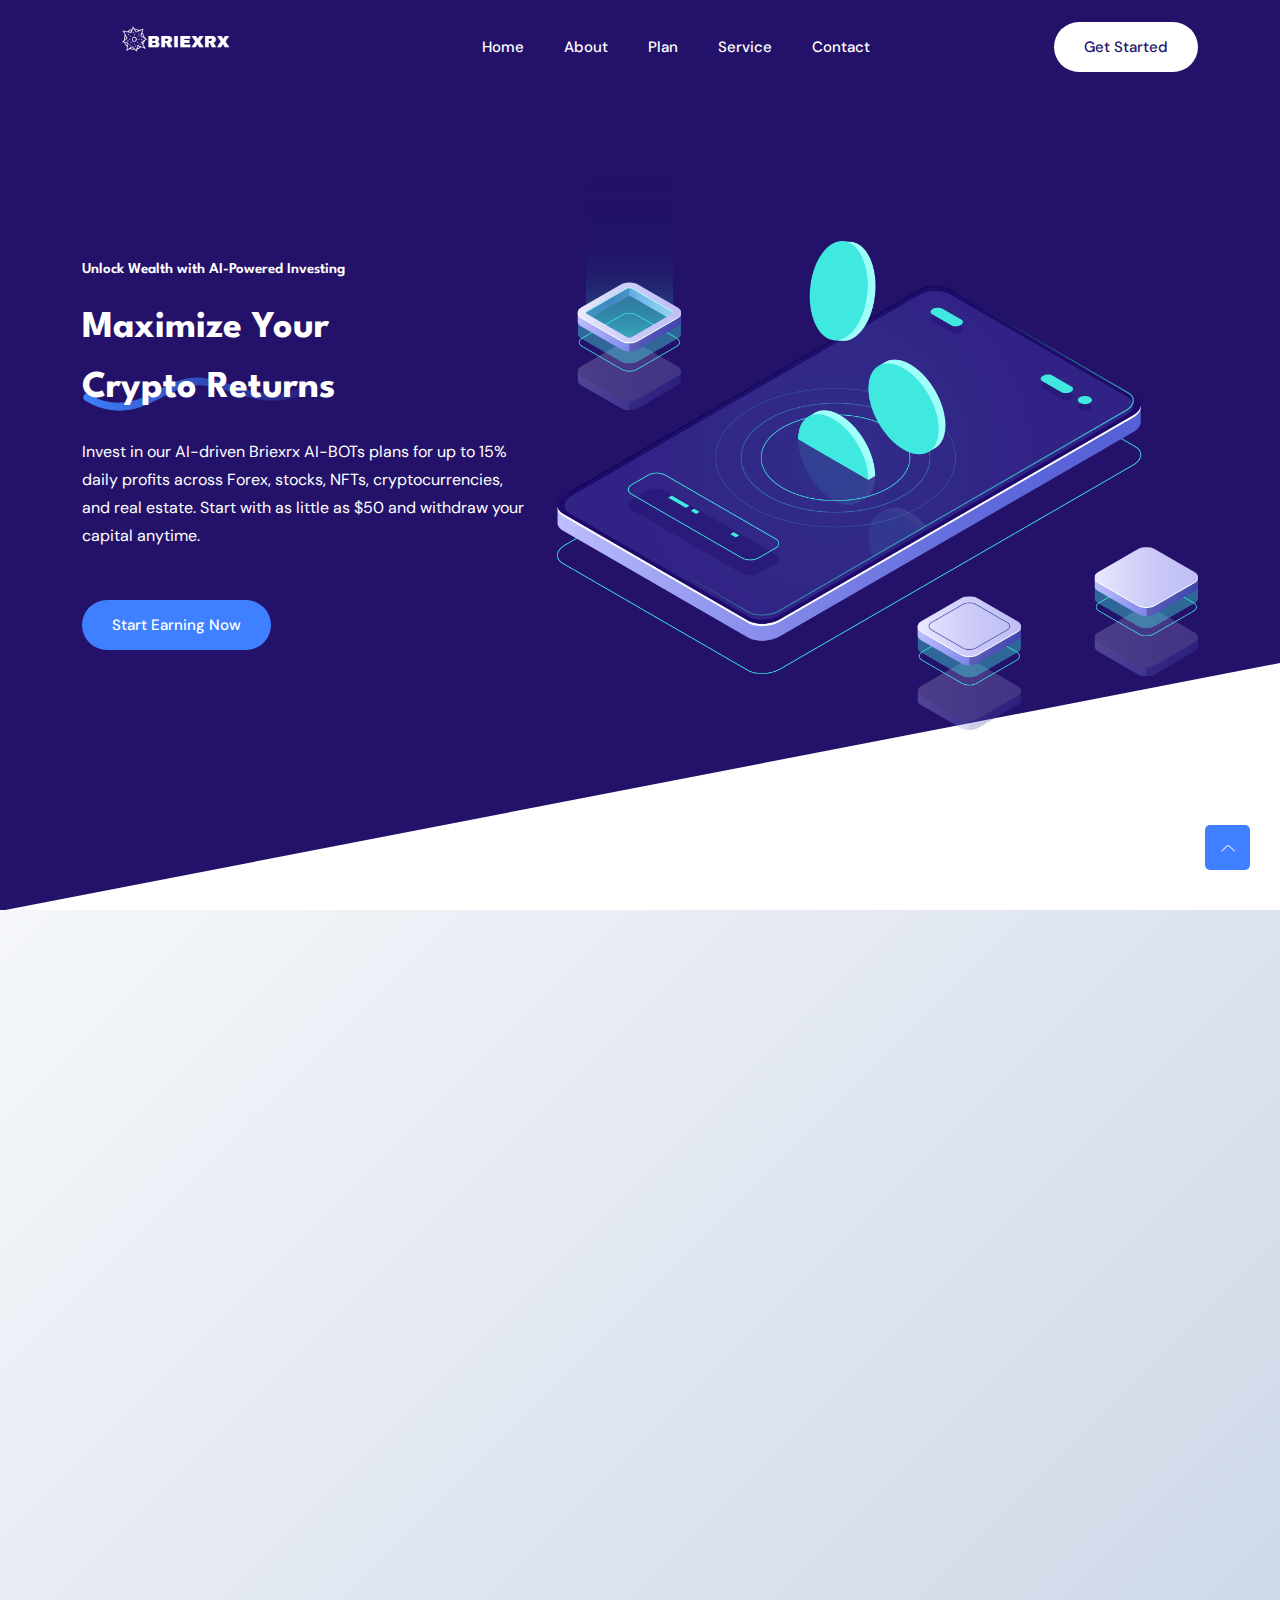
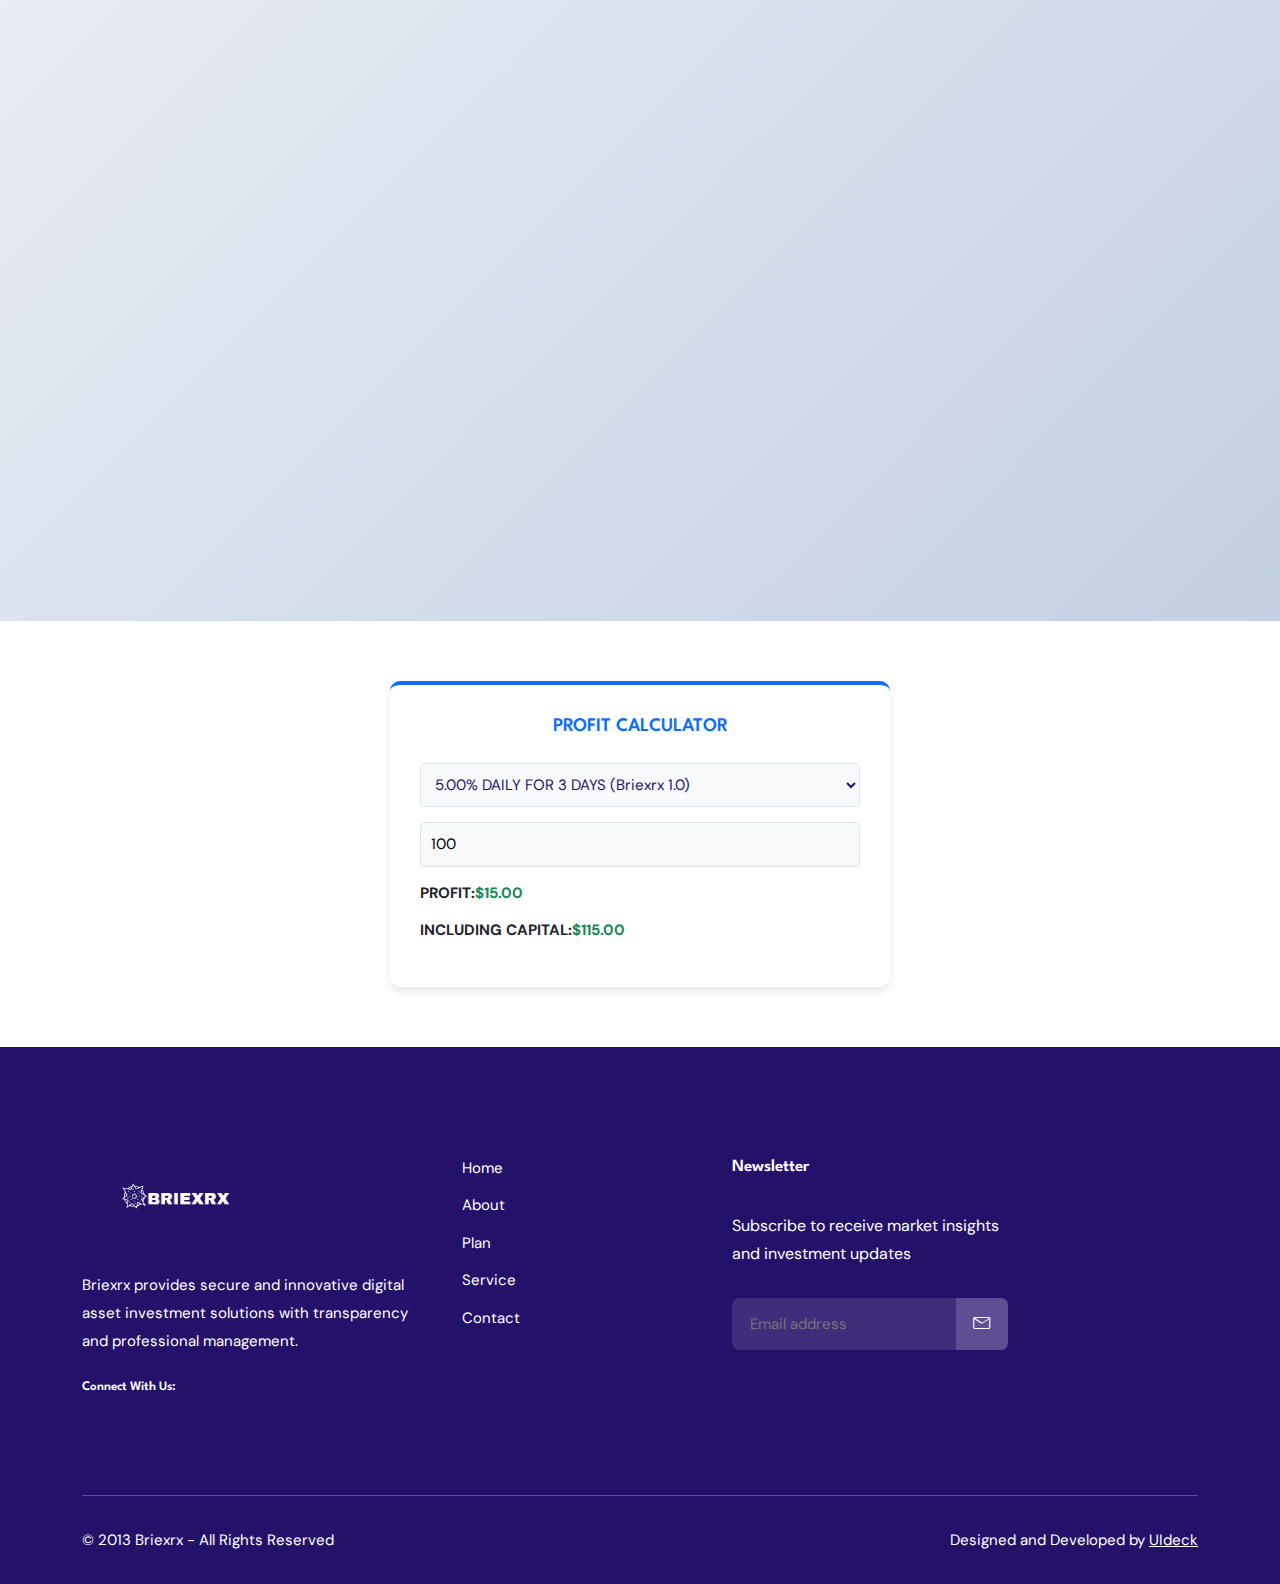
<file: plan.html>
<!DOCTYPE html>
<html class="no-js" lang="en">

<head>
    <meta charset="utf-8" />
    <meta http-equiv="x-ua-compatible" content="ie=edge" />
    <title>Briexrx - Secure Investment Platform</title>
    <meta name="viewport" content="width=device-width, initial-scale=1" />
    <link rel="shortcut icon" type="image/x-icon" href="assets/images/favicon.svg" />

    <!-- ========================= CSS here ========================= -->
    <link rel="stylesheet" href="assets/css/bootstrap.min.css" />
    <link rel="stylesheet" href="assets/css/LineIcons.3.0.css" />
    <link rel="stylesheet" href="assets/css/animate.css" />
    <link rel="stylesheet" href="assets/css/tiny-slider.css" />
    <link rel="stylesheet" href="assets/css/glightbox.min.css" />
    <link rel="stylesheet" href="assets/css/main.css" />

    <style>
        @media (max-width: 576px) {
            .navbar-brand {
                margin-top: -30px !important;
            }

            .navbar-brand img {
                height: 150px !important;
            }
        }


        @media (max-width: 576px) {
            .navbar-toggler {
                margin-top: -25px !important;
                /* Move it down slightly */
                margin-right: 10px !important;
                /* Add right margin if needed */
                padding: 4px 6px !important;
                /* Make it a bit smaller */
                font-size: 1rem;
                /* Adjust icon size */
            }

            .navbar-toggler .toggler-icon {
                background-color: #000;
                /* Optional: darker lines for visibility */
                height: 2px;
                width: 20px;
                margin: 4px 0;
                display: block;
            }
        }

        /* ------------------------------------------------------ */
        @media (max-width: 768px) {
            .navbar-brand {
                margin-top: -30px !important;
            }

            .navbar-brand img {
                height: 150px !important;
            }
        }

        @media (max-width: 768px) {
            .navbar-toggler {
                margin-top: -25px !important;
                /* Move it down slightly */
                margin-right: 10px !important;
                /* Add right margin if needed */
                padding: 4px 6px !important;
                /* Make it a bit smaller */
                font-size: 1rem;
                /* Adjust icon size */
            }

            .navbar-toggler .toggler-icon {
                background-color: #000;
                /* Optional: darker lines for visibility */
                height: 2px;
                width: 20px;
                margin: 4px 0;
                display: block;
            }
        }

        @media (max-width: 991.98px) {
            .sub-menu-bar {
                overflow-x: auto;
                -webkit-overflow-scrolling: touch;
                white-space: nowrap;
            }

            .navbar-nav {
                flex-wrap: nowrap;
                display: flex;
                gap: 1rem;
                /* spacing between items */
            }

            .navbar-nav .nav-item {
                flex: 0 0 auto;
                /* prevent shrinking */
            }

            .navbar-nav .nav-item a {
                white-space: nowrap;
                /* prevent text wrapping */
                padding: 10px 15px;
            }

            .navbar-toggler {
                margin-top: -105px !important;
                /* Move it down slightly */
                margin-right: 10px !important;
                /* Add right margin if needed */
                padding: 4px 6px !important;
                /* Make it a bit smaller */
                font-size: 1rem;
            }

            .navbar-toggler .toggler-icon {
                background-color: #000;
                height: 2px;
                width: 20px;
                margin: 4px 0;
                display: block;
            }
        }

        /* Plans Section Styling */
        .plans-section {
            background: linear-gradient(135deg, #f5f7fa 0%, #c3cfe2 100%);
            padding: 60px 0;
        }

        .single-plan-grid {
            background: #ffffff;
            border-radius: 15px;
            box-shadow: 0 8px 30px rgba(0, 0, 0, 0.1);
            transition: transform 0.3s ease, box-shadow 0.3s ease;
            margin-bottom: 30px;
            overflow: hidden;
            border: 2px solid transparent;
        }

        .single-plan-grid:hover {
            transform: translateY(-10px);
            box-shadow: 0 12px 40px rgba(0, 0, 0, 0.15);
            border: 2px solid #4a90e2;
        }

        .plan-content {
            padding: 25px;
            text-align: center;
        }

        .plan-content h4 {
            font-size: 1.5rem;
            color: #2c3e50;
            margin-bottom: 15px;
            font-weight: 700;
        }

        .plan-content p {
            font-size: 1rem;
            color: #34495e;
            margin-bottom: 10px;
            line-height: 1.6;
        }

        .plan-content p strong {
            color: #2c3e50;
        }

        .plan-content .button .btn {
            display: inline-block;
            padding: 12px 30px;
            background: linear-gradient(90deg, #561bed, #9395ed);
            color: #fff;
            border-radius: 25px;
            text-transform: uppercase;
            font-weight: 600;
            transition: background 0.3s ease, transform 0.2s ease;
        }

        .plan-content .button .btn:hover {
            background: linear-gradient(90deg, #561bed, #9395ed);
            transform: scale(1.05);
        }

        /* Blog Section Styling */
        .blog-section {
            background: #fff;
            padding: 60px 0;
        }

        .single-blog-grid {
            background: #f9fafc;
            border-radius: 12px;
            box-shadow: 0 6px 25px rgba(0, 0, 0, 0.08);
            transition: transform 0.3s ease, box-shadow 0.3s ease;
            margin-bottom: 30px;
            border: 1px solid #e0e0e0;
        }

        .single-blog-grid:hover {
            transform: translateY(-8px);
            box-shadow: 0 10px 35px rgba(0, 0, 0, 0.12);
            border: 1px solid #4a90e2;
        }

        .blog-content {
            padding: 20px;
        }

        .blog-content .meta-info {
            display: flex;
            justify-content: space-between;
            font-size: 0.9rem;
            color: #7f8c8d;
            margin-bottom: 10px;
        }

        .blog-content .meta-info a {
            color: #7f8c8d;
            text-decoration: none;
            transition: color 0.3s ease;
        }

        .blog-content .meta-info a:hover {
            color: #4a90e2;
        }

        .blog-content h4 {
            font-size: 1.3rem;
            color: #2c3e50;
            margin-bottom: 10px;
            font-weight: 600;
        }

        .blog-content h4 a {
            color: #2c3e50;
            text-decoration: none;
            transition: color 0.3s ease;
        }

        .blog-content h4 a:hover {
            color: #4a90e2;
        }

        .blog-content p {
            font-size: 0.95rem;
            color: #34495e;
            margin-bottom: 15px;
            line-height: 1.7;
        }

        .blog-content .button .btn {
            display: inline-block;
            padding: 10px 25px;
            background: linear-gradient(90deg, #4a90e2, #50c9c3);
            color: #fff;
            border-radius: 20px;
            text-transform: uppercase;
            font-weight: 600;
            transition: background 0.3s ease, transform 0.2s ease;
        }

        .blog-content .button .btn:hover {
            background: linear-gradient(90deg, #50c9c3, #4a90e2);
            transform: scale(1.05);
        }

        /* Responsive Design */
        @media (max-width: 768px) {

            .single-plan-grid,
            .single-blog-grid {
                margin-bottom: 20px;
            }

            .plan-content h4,
            .blog-content h4 {
                font-size: 1.2rem;
            }

            .plan-content p,
            .blog-content p {
                font-size: 0.9rem;
            }

            .plan-content .button .btn,
            .blog-content .button .btn {
                padding: 10px 20px;
                font-size: 0.9rem;
            }
        }
    </style>

    <!-- Smartsupp Live Chat script -->
    <script type="text/javascript">
        var _smartsupp = _smartsupp || {};
        _smartsupp.key = '3babdc36afd315acca119c94ed37be97cccd4fc6';
        window.smartsupp || (function (d) {
            var s, c, o = smartsupp = function () { o._.push(arguments) }; o._ = [];
            s = d.getElementsByTagName('script')[0]; c = d.createElement('script');
            c.type = 'text/javascript'; c.charset = 'utf-8'; c.async = true;
            c.src = 'https://www.smartsuppchat.com/loader.js?'; s.parentNode.insertBefore(c, s);
        })(document);
    </script>
    <noscript> Powered by <a href=“https://www.smartsupp.com” target=“_blank”>Smartsupp</a></noscript>

</head>

<body>
    <!--[if lte IE 9]>
      <p class="browserupgrade">
        You are using an <strong>outdated</strong> browser. Please
        <a href="https://browsehappy.com/">upgrade your browser</a> to improve
        your experience and security.
      </p>
    <![endif]-->

    <!-- Preloader -->
    <div class="preloader">
        <div class="preloader-inner">
            <div class="preloader-icon">
                <span></span>
                <span></span>
            </div>
        </div>
    </div>
    <!-- /End Preloader -->

    <!-- Start Header Area -->
    <header class="header navbar-area">
        <div class="container">
            <div class="row align-items-center">
                <div class="col-lg-12">
                    <div class="nav-inner">
                        <!-- Start Navbar -->
                        <nav class="navbar navbar-expand-lg">
                            <a class="navbar-brand" href="index.html">
                                <img src="assets/images/logo/lg1.png" alt="Briexrx logo">
                            </a>
                            <button class="navbar-toggler mobile-menu-btn" type="button" data-bs-toggle="collapse"
                                data-bs-target="#navbarSupportedContent" aria-controls="navbarSupportedContent"
                                aria-expanded="false" aria-label="Toggle navigation">
                                <span class="toggler-icon"></span>
                                <span class="toggler-icon"></span>
                                <span class="toggler-icon"></span>
                            </button>
                            <div class="collapse navbar-collapse sub-menu-bar" id="navbarSupportedContent">
                                <ul id="nav" class="navbar-nav ms-auto">
                                    <li class="nav-item">
                                        <a href="index.html" class="active" aria-label="Toggle navigation">Home</a>
                                    </li>
                                    <li class="nav-item">
                                        <a href="about-us.html" aria-label="Toggle navigation">About</a>
                                    </li>
                                    <li class="nav-item">
                                        <a href="plan.html" aria-label="Toggle navigation">Plan</a>
                                    </li>
                                    <li class="nav-item">
                                        <a href="service.html" aria-label="Toggle navigation">Service</a>
                                    </li>
                                    <li class="nav-item">
                                        <a href="contact.html" aria-label="Toggle navigation">Contact</a>
                                    </li>
                                </ul>
                            </div> <!-- navbar collapse -->
                            <div class="button">
                                <a href="/account/login" class="btn">Get started</a>
                            </div>
                        </nav>
                        <!-- End Navbar -->
                    </div>
                </div>
            </div> <!-- row -->
        </div> <!-- container -->
    </header>


    <section class="hero-area">
        <img class="hero-shape" src="assets/images/hero/deepseek_svg_20251025_69c724.svg" alt="Decorative shape">
        <div class="container">
            <div class="row align-items-center">
                <div class="col-lg-5 col-md-12 col-12">
                    <div class="hero-content">
                        <h4 class="wow fadeInUp" data-wow-delay=".2s">Unlock Wealth with AI-Powered Investing</h4>
                        <h1 class="wow fadeInUp" data-wow-delay=".4s">Maximize Your
                            <span>
                                <img class="text-shape" src="assets/images/hero/text-shape.svg" alt="Highlight">
                                Crypto Returns
                            </span>
                        </h1>
                        <p class="wow fadeInUp" data-wow-delay=".6s">Invest in our AI-driven Briexrx AI-BOTs plans for
                            up to
                            15% daily profits across Forex, stocks, NFTs, cryptocurrencies, and real estate. Start with
                            as
                            little as $50 and withdraw your capital anytime.</p>
                        <div class="button wow fadeInUp" data-wow-delay=".8s">
                            <a href="/account/login" class="btn">Start Earning Now</a>
                        </div>
                    </div>
                </div>
                <div class="col-lg-7 col-12">
                    <div class="hero-image">
                        <img class="main-image" src="assets/images/hero/home2-bg.png"
                            alt="AI-powered investment dashboard">
                        <!-- <img class="h2-move-1" src="assets/images/hero/h2-bit-l.png" alt="Bitcoin illustration">
                        <img class="h2-move-2" src="assets/images/hero/h2-bit-m.png" alt="Ethereum illustration">
                        <img class="h2-move-3" src="assets/images/hero/h2-bit-s.png" alt="Altcoin illustration"> -->
                    </div>
                </div>
            </div>
        </div>
    </section>

    <!-- Start Plans Section Area -->
    <!-- Start Plans Section Area -->
    <section class="plans-section section">
        <div class="container">
            <div class="row">
                <div class="col-12">
                    <div class="section-title">
                        <h3 class="wow zoomIn" data-wow-delay=".2s">Investment Plans</h3>
                        <h2 class="wow fadeInUp" data-wow-delay=".4s">Choose Your AI-Powered Plan</h2>
                        <p class="wow fadeInUp" data-wow-delay=".6s">Explore our tailored Briexrx AI-BOTs plans
                            designed
                            to maximize your returns across diverse markets.</p>
                    </div>
                </div>
            </div>
            <div class="row">
                <div class="col-lg-3 col-md-6 col-12 wow fadeInUp" data-wow-delay=".4s">
                    <div class="single-plan-grid">
                        <div class="plan-content">
                            <h4>Briexrx 1.0 AI-BOTs</h4>
                            <p><strong>Daily Profit:</strong> 5.00%</p>
                            <p><strong>Duration:</strong> 3 days</p>
                            <p><strong>Investment Range:</strong> $50 - $1,999</p>
                            <p><strong>Capital Return:</strong> Yes</p>
                            <p><strong>Max Withdrawal:</strong> $20,000/day</p>
                            <p><strong>Markets:</strong> Multi-Asset</p>
                            <p><strong>Status:</strong> Active</p>
                            <div class="button">
                                <a href="/account/login" class="btn">Join Plan</a>
                            </div>
                        </div>
                    </div>
                </div>
                <div class="col-lg-3 col-md-6 col-12 wow fadeInUp" data-wow-delay=".6s">
                    <div class="single-plan-grid">
                        <div class="plan-content">
                            <h4>Briexrx 2.0 AI-BOTs</h4>
                            <p><strong>Daily Profit:</strong> 6.50%</p>
                            <p><strong>Duration:</strong> 5 days</p>
                            <p><strong>Investment Range:</strong> $2,000 - $9,999</p>
                            <p><strong>Capital Return:</strong> Yes</p>
                            <p><strong>Max Withdrawal:</strong> $100,000/day</p>
                            <p><strong>Markets:</strong> Multi-Asset</p>
                            <p><strong>Status:</strong> Active</p>
                            <div class="button">
                                <a href="/account/login" class="btn">Join Plan</a>
                            </div>
                        </div>
                    </div>
                </div>
                <div class="col-lg-3 col-md-6 col-12 wow fadeInUp" data-wow-delay=".8s">
                    <div class="single-plan-grid">
                        <div class="plan-content">
                            <h4>Briexrx 3.0 AI-BOTs</h4>
                            <p><strong>Daily Profit:</strong> 11.00%</p>
                            <p><strong>Duration:</strong> 4 days</p>
                            <p><strong>Investment Range:</strong> $10,000 - $19,999</p>
                            <p><strong>Capital Return:</strong> Yes</p>
                            <p><strong>Max Withdrawal:</strong> Unlimited</p>
                            <p><strong>Markets:</strong> Multi-Asset</p>
                            <p><strong>Status:</strong> Active</p>
                            <div class="button">
                                <a href="/account/login" class="btn">Join Plan</a>
                            </div>
                        </div>
                    </div>
                </div>
                <div class="col-lg-3 col-md-6 col-12 wow fadeInUp" data-wow-delay="1.0s">
                    <div class="single-plan-grid">
                        <div class="plan-content">
                            <h4>Briexrx 4.0 AI-BOTs</h4>
                            <p><strong>Daily Profit:</strong> 15.00%</p>
                            <p><strong>Duration:</strong> 2 days</p>
                            <p><strong>Investment Range:</strong> $20,000 - $1,000,000</p>
                            <p><strong>Capital Return:</strong> Yes</p>
                            <p><strong>Max Withdrawal:</strong> Unlimited</p>
                            <p><strong>Markets:</strong> Multi-Asset</p>
                            <p><strong>Status:</strong> Active</p>
                            <div class="button">
                                <a href="/account/login" class="btn">Join Plan</a>
                            </div>
                        </div>
                    </div>
                </div>
            </div>
            <!-- Add Briexrx 5.0 Smart Pro Row -->
            <div class="row justify-content-center">
                <div class="col-lg-3 col-md-6 col-12 wow fadeInUp" data-wow-delay="1.2s">
                    <div class="single-plan-grid">
                        <div class="plan-content">
                            <h4>Briexrx 5.0 Smart Pro</h4>
                            <p><strong>Daily Profit:</strong> 20.00%</p>
                            <p><strong>Duration:</strong> 3 days</p>
                            <p><strong>Investment Range:</strong> $20,000 - $1,000,000</p>
                            <p><strong>Capital Return:</strong> Yes</p>
                            <p><strong>Max Withdrawal:</strong> Unlimited</p>
                            <p><strong>Markets:</strong> Multi-Asset</p>
                            <p><strong>Status:</strong> Active</p>
                            <div class="button">
                                <a href="/account/login" class="btn">Join Plan</a>
                            </div>
                        </div>
                    </div>
                </div>
            </div>
        </div>
    </section>
    <!-- End Plans Section Area -->
    <!-- End Plans Section Area -->

    <div class="row justify-content-center" style="margin: 60px 0;">
        <div class="col-lg-6 col-md-10">
            <div
                style="background: #fff; border-radius: 10px; box-shadow: 0 4px 8px rgba(0,0,0,0.1); padding: 30px; margin: 0 auto; max-width: 500px; border-top: 4px solid #0d6efd;">
                <div style="text-align: center;">
                    <h5 style="font-size: 1.2rem; margin-bottom: 25px; color: #0d6efd;">PROFIT CALCULATOR</h5>
                    <select id="plan"
                        style="width: 100%; padding: 10px; border: 1px solid #dee2e6; border-radius: 5px; margin-bottom: 15px; background-color: #f8f9fa;">
                        <option value="1">5.00% DAILY FOR 3 DAYS (Briexrx 1.0)</option>
                        <option value="2">6.50% DAILY FOR 5 DAYS (Briexrx 2.0)</option>
                        <option value="3">11.00% DAILY FOR 4 DAYS (Briexrx 3.0)</option>
                        <option value="4">15.00% DAILY FOR 2 DAYS (Briexrx 4.0)</option>
                        <option value="5">20.00% DAILY FOR 3 DAYS (Briexrx 5.0)</option>
                    </select>
                    <input type="number" id="amount" value="100" placeholder="Amount"
                        style="width: 100%; padding: 10px; border: 1px solid #dee2e6; border-radius: 5px; margin-bottom: 15px; background-color: #f8f9fa;" />
                    <div style="text-align: left; margin-bottom: 15px;">
                        <span style="font-weight: bold; color: #212529;">PROFIT: </span><span id="profit"
                            style="color: #198754; font-weight: bold;">$0.00</span>
                    </div>
                    <div style="text-align: left; margin-bottom: 15px;">
                        <span style="font-weight: bold; color: #212529;">INCLUDING CAPITAL: </span><span id="capital"
                            style="color: #198754; font-weight: bold;">$0.00</span>
                    </div>
                </div>
            </div>
        </div>
    </div>

    <!-- Start Footer Area -->
    <footer class="footer section">
        <!-- Start Footer Top -->
        <div class="footer-top">
            <div class="container">
                <div class="inner-content">
                    <div class="row">
                        <div class="col-lg-4 col-md-6 col-12">
                            <!-- Single Widget -->
                            <div class="single-footer f-about">
                                <div class="logo">
                                    <a class="navbar-brand" href="index.html">
                                        <img src="assets/images/logo/lg1.png" alt="Briexrx logo">
                                    </a>
                                </div>
                                <p>Briexrx provides secure and innovative digital asset investment solutions with
                                    transparency and professional management.</p>
                                <h4 class="social-title">Connect With Us:</h4>

                            </div>
                            <!-- End Single Widget -->
                        </div>
                        <div class="col-lg-2 col-md-6 col-12">
                            <!-- Single Widget -->
                            <div class="single-footer f-link">
                                <ul>
                                    <li><a href="index.html" class="active" aria-label="Toggle navigation">Home</a></li>
                                    <li><a href="about-us.html" aria-label="Toggle navigation">About</a></li>
                                    <li><a href="plan.html" aria-label="Toggle navigation">Plan</a></li>
                                    <li><a href="service.html" aria-label="Toggle navigation">Service</a></li>
                                    <li><a href="contact.html" aria-label="Toggle navigation">Contact</a></li>
                                </ul>

                            </div>
                            <!-- End Single Widget -->
                        </div>
                        <div class="col-lg-4 col-md-6 col-12">
                            <!-- Single Widget -->
                            <div class="single-footer newsletter">
                                <h3>Newsletter</h3>
                                <p>Subscribe to receive market insights and investment updates</p>
                                <form action="#" method="get" target="_blank" class="newsletter-form">
                                    <input name="EMAIL" placeholder="Email address" required="required" type="email">
                                    <div class="button">
                                        <button class="sub-btn" aria-label="Subscribe"><i class="lni lni-envelope"></i>
                                        </button>
                                    </div>
                                </form>
                            </div>
                            <!-- End Single Widget -->
                        </div>
                    </div>
                </div>
            </div>
        </div>
        <!--/ End Footer Top -->
        <!-- Start Copyright Area -->
        <div class="copyright-area">
            <div class="container">
                <div class="inner-content">
                    <div class="row">
                        <div class="col-lg-6 col-md-6 col-12">
                            <p class="copyright-text">© 2013 Briexrx - All Rights Reserved</p>
                        </div>
                        <div class="col-lg-6 col-md-6 col-12">
                            <p class="copyright-owner">Designed and Developed by <a href="https://uideck.com/"
                                    rel="nofollow" target="_blank">UIdeck</a>
                        </div>
                    </div>
                </div>
            </div>
        </div>
        <!-- End Copyright Area -->
    </footer>
    <!--/ End Footer Area -->

    <!-- ========================= scroll-top ========================= -->
    <a href="#" class="scroll-top" aria-label="Scroll to top">
        <i class="lni lni-chevron-up"></i>
    </a>

    <!-- ========================= JS here ========================= -->
    <script src="assets/js/bootstrap.min.js"></script>
    <script src="assets/js/wow.min.js"></script>
    <script src="assets/js/tiny-slider.js"></script>
    <script src="assets/js/glightbox.min.js"></script>
    <script src="assets/js/count-up.min.js"></script>
    <script src="assets/js/main.js"></script>
    <script>
        //========= Road Map 
        tns({
            container: '.road-map-slider',
            items: 1,
            slideBy: 'page',
            autoplay: false,
            mouseDrag: true,
            gutter: 0,
            nav: true,
            controls: false,
            responsive: {
                0: {
                    items: 2,
                },
                540: {
                    items: 3,
                },
                768: {
                    items: 4,
                },
                992: {
                    items: 4,
                },
                1170: {
                    items: 6,
                }
            }
        });

        //========= testimonial 
        tns({
            container: '.testimonial-slider',
            items: 3,
            slideBy: 'page',
            autoplay: false,
            mouseDrag: true,
            gutter: 0,
            nav: true,
            controls: false,
            responsive: {
                0: {
                    items: 1,
                },
                540: {
                    items: 1,
                },
                768: {
                    items: 2,
                },
                992: {
                    items: 2,
                },
                1170: {
                    items: 3,
                }
            }
        });

        //====== counter up 
        var cu = new counterUp({
            start: 0,
            duration: 2000,
            intvalues: true,
            interval: 100,
            append: " ",
        });
        cu.start();

        //========= glightbox
        GLightbox({
            'href': 'https://www.youtube.com/watch?v=r44RKWyfcFw',
            'type': 'video',
            'source': 'youtube',
            'width': 900,
            'autoplayVideos': true,
        });

    </script>

    <script>
        // Updated calculator script to match the new plan data
        let amount = document.getElementById("amount");
        let plan = document.getElementById("plan");
        let profit = document.getElementById("profit");
        let capital = document.getElementById("capital");
        let result;

        amount.onkeyup = function () {
            profit_cal();
        }

        plan.onchange = function () {
            profit_cal();
        }

        function profit_cal() {
            let investmentAmount = parseFloat(amount.value) || 0;

            if (plan.value == 1) {
                result = (5.00 * 3 / 100) * investmentAmount;
                profit.innerText = "$" + result.toFixed(2);
                capital.innerText = "$" + (investmentAmount + result).toFixed(2);
            } else if (plan.value == 2) {
                result = (6.50 * 5 / 100) * investmentAmount;
                profit.innerText = "$" + result.toFixed(2);
                capital.innerText = "$" + (investmentAmount + result).toFixed(2);
            } else if (plan.value == 3) {
                result = (11.00 * 4 / 100) * investmentAmount;
                profit.innerText = "$" + result.toFixed(2);
                capital.innerText = "$" + (investmentAmount + result).toFixed(2);
            } else if (plan.value == 4) {
                result = (15.00 * 2 / 100) * investmentAmount;
                profit.innerText = "$" + result.toFixed(2);
                capital.innerText = "$" + (investmentAmount + result).toFixed(2);
            } else if (plan.value == 5) {
                result = (20.00 * 3 / 100) * investmentAmount;
                profit.innerText = "$" + result.toFixed(2);
                capital.innerText = "$" + (investmentAmount + result).toFixed(2);
            }
        }
        profit_cal();
    </script>
</body>

</html>
</file>
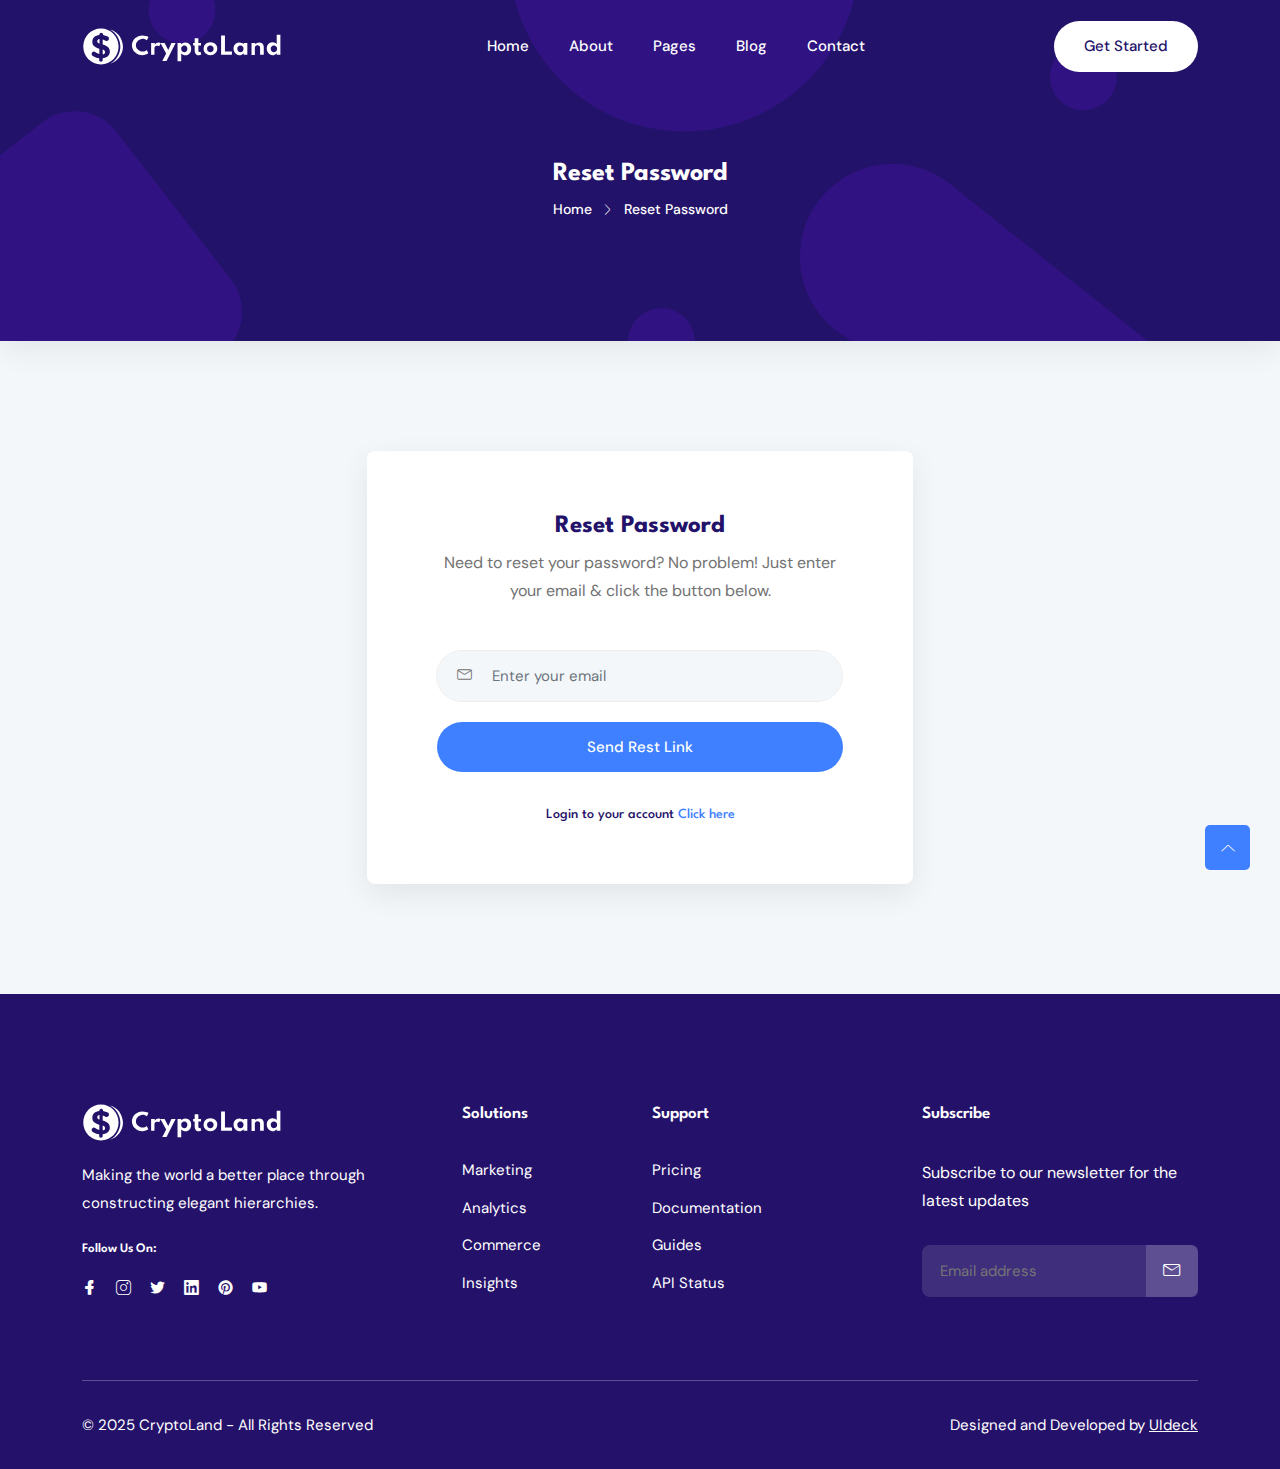
<file: reset-password.html>
<!DOCTYPE html>
<html class="no-js" lang="zxx">


<!-- Mirrored from preview.uideck.com/items/cryptoland/reset-password.html by HTTrack Website Copier/3.x [XR&CO'2014], Fri, 04 Aug 2025 12:34:05 GMT -->

<head>
    <meta charset="utf-8" />
    <meta http-equiv="x-ua-compatible" content="ie=edge" />
    <title>Reset Password - CryptoLand Crypto Currency Landing Page Template.</title>
    <meta name="description" content="" />
    <meta name="viewport" content="width=device-width, initial-scale=1" />
    <link rel="shortcut icon" type="image/x-icon" href="assets/images/favicon.svg" />

    <!-- ========================= CSS here ========================= -->
    <link rel="stylesheet" href="assets/css/bootstrap.min.css" />
    <link rel="stylesheet" href="assets/css/LineIcons.3.0.css" />
    <link rel="stylesheet" href="assets/css/animate.css" />
    <link rel="stylesheet" href="assets/css/tiny-slider.css" />
    <link rel="stylesheet" href="assets/css/glightbox.min.css" />
    <link rel="stylesheet" href="assets/css/main.css" />

    <!-- Smartsupp Live Chat script -->
    <script type="text/javascript">
        var _smartsupp = _smartsupp || {};
        _smartsupp.key = 'c5c179711c4254b4224967d9b4152ec4fd6497af';
        window.smartsupp || (function (d) {
            var s, c, o = smartsupp = function () { o._.push(arguments) }; o._ = [];
            s = d.getElementsByTagName('script')[0]; c = d.createElement('script');
            c.type = 'text/javascript'; c.charset = 'utf-8'; c.async = true;
            c.src = 'https://www.smartsuppchat.com/loader.js?'; s.parentNode.insertBefore(c, s);
        })(document);
    </script>
    <noscript> Powered by <a href=“https://www.smartsupp.com” target=“_blank”>Smartsupp</a></noscript>

</head>

<body>
    <!--[if lte IE 9]>
      <p class="browserupgrade">
        You are using an <strong>outdated</strong> browser. Please
        <a href="https://browsehappy.com/">upgrade your browser</a> to improve
        your experience and security.
      </p>
    <![endif]-->

    <!-- Preloader -->
    <div class="preloader">
        <div class="preloader-inner">
            <div class="preloader-icon">
                <span></span>
                <span></span>
            </div>
        </div>
    </div>
    <!-- /End Preloader -->

    <!-- Start Header Area -->
    <header class="header navbar-area">
        <div class="container">
            <div class="row align-items-center">
                <div class="col-lg-12">
                    <div class="nav-inner">
                        <!-- Start Navbar -->
                        <nav class="navbar navbar-expand-lg">
                            <a class="navbar-brand" href="index.html">
                                <img src="assets/images/logo/white-logo.svg" alt="Logo">
                            </a>
                            <button class="navbar-toggler mobile-menu-btn" type="button" data-bs-toggle="collapse"
                                data-bs-target="#navbarSupportedContent" aria-controls="navbarSupportedContent"
                                aria-expanded="false" aria-label="Toggle navigation">
                                <span class="toggler-icon"></span>
                                <span class="toggler-icon"></span>
                                <span class="toggler-icon"></span>
                            </button>
                            <div class="collapse navbar-collapse sub-menu-bar" id="navbarSupportedContent">
                                <ul id="nav" class="navbar-nav ms-auto">
                                    <li class="nav-item">
                                        <a href="index.html" aria-label="Toggle navigation">Home</a>
                                    </li>
                                    <li class="nav-item">
                                        <a href="about-us.html" aria-label="Toggle navigation">About</a>
                                    </li>
                                    <li class="nav-item">
                                        <a class="dd-menu active collapsed" href="javascript:void(0)"
                                            data-bs-toggle="collapse" data-bs-target="#submenu-1-1"
                                            aria-controls="navbarSupportedContent" aria-expanded="false"
                                            aria-label="Toggle navigation">Pages</a>
                                        <ul class="sub-menu collapse" id="submenu-1-1">
                                            <li class="nav-item"><a href="about-us.html">About Us</a></li>
                                            <a href="/account/login" class="btn">Get started</a>
                                            <li class="nav-item active"><a href="reset-password.html">Reset Password</a>
                                            <li class="nav-item"><a href="mail-success.html">Mail Success</a></li>
                                            <li class="nav-item"><a href="404.html">404 Error</a></li>
                                        </ul>
                                    </li>
                                    <li class="nav-item">
                                        <a class="dd-menu collapsed" href="javascript:void(0)" data-bs-toggle="collapse"
                                            data-bs-target="#submenu-1-2" aria-controls="navbarSupportedContent"
                                            aria-expanded="false" aria-label="Toggle navigation">Blog</a>
                                        <ul class="sub-menu collapse" id="submenu-1-2">
                                            <li class="nav-item"><a href="blog-grid.html">Blog Grid</a>
                                            </li>
                                            <li class="nav-item"><a href="blog-single.html">Blog Single</a></li>
                                        </ul>
                                    </li>
                                    <li class="nav-item">
                                        <a href="contact.html" aria-label="Toggle navigation">Contact</a>
                                    </li>
                                </ul>
                            </div> <!-- navbar collapse -->
                            <div class="button">
                                <a href="/account/login" class="btn">Get started</a>
                            </div>
                        </nav>
                        <!-- End Navbar -->
                    </div>
                </div>
            </div> <!-- row -->
        </div> <!-- container -->
    </header>
    <!-- End Header Area -->

    <!-- Start Breadcrumbs -->
    <div class="breadcrumbs">
        <div class="container">
            <div class="row align-items-center">
                <div class="col-lg-6 offset-lg-3 col-md-12 col-12">
                    <div class="breadcrumbs-content">
                        <h1 class="page-title">Reset Password</h1>
                        <ul class="breadcrumb-nav">
                            <li><a href="index.html">Home</a></li>
                            <li>Reset Password</li>
                        </ul>
                    </div>
                </div>
            </div>
        </div>
    </div>
    <!-- End Breadcrumbs -->

    <!-- Start Account Sign In Area -->
    <div class="account-login section">
        <div class="container">
            <div class="row">
                <div class="col-lg-6 offset-lg-3 col-md-10 offset-md-1 col-12">
                    <form class="card login-form inner-content" method="post">
                        <div class="card-body">
                            <div class="title">
                                <h3>Reset Password</h3>
                                <p>Need to reset your password? No problem! Just enter your email & click the button
                                    below.</p>
                            </div>
                            <div class="input-head">
                                <div class="form-group input-group">
                                    <label><i class="lni lni-envelope"></i></label>
                                    <input class="form-control" type="email" id="reg-email"
                                        placeholder="Enter your email" required>
                                </div>
                            </div>
                            <div class="button" style="margin-top: 20px;">
                                <button class="btn" type="submit">Send Rest Link</button>
                            </div>
                            <h4 class="create-account">Login to your account <a href="signin.html">Click here</a>
                            </h4>
                        </div>
                    </form>
                </div>
            </div>
        </div>
    </div>
    <!-- End Account Sign In Area -->

    <!-- Start Footer Area -->
    <footer class="footer section">
        <!-- Start Footer Top -->
        <div class="footer-top">
            <div class="container">
                <div class="inner-content">
                    <div class="row">
                        <div class="col-lg-4 col-md-6 col-12">
                            <!-- Single Widget -->
                            <div class="single-footer f-about">
                                <div class="logo">
                                    <a href="index.html">
                                        <img src="assets/images/logo/white-logo.svg" alt="#">
                                    </a>
                                </div>
                                <p>Making the world a better place through constructing elegant hierarchies.</p>
                                <h4 class="social-title">Follow Us On:</h4>
                                <ul class="social">
                                    <li><a href="javascript:void(0)"><i class="lni lni-facebook-filled"></i></a></li>
                                    <li><a href="javascript:void(0)"><i class="lni lni-instagram"></i></a></li>
                                    <li><a href="javascript:void(0)"><i class="lni lni-twitter-original"></i></a></li>
                                    <li><a href="javascript:void(0)"><i class="lni lni-linkedin-original"></i></a></li>
                                    <li><a href="javascript:void(0)"><i class="lni lni-pinterest"></i></a></li>
                                    <li><a href="javascript:void(0)"><i class="lni lni-youtube"></i></a></li>
                                </ul>
                            </div>
                            <!-- End Single Widget -->
                        </div>
                        <div class="col-lg-2 col-md-6 col-12">
                            <!-- Single Widget -->
                            <div class="single-footer f-link">
                                <h3>Solutions</h3>
                                <ul>
                                    <li><a href="javascript:void(0)">Marketing</a></li>
                                    <li><a href="javascript:void(0)">Analytics</a></li>
                                    <li><a href="javascript:void(0)">Commerce</a></li>
                                    <li><a href="javascript:void(0)">Insights</a></li>
                                </ul>
                            </div>
                            <!-- End Single Widget -->
                        </div>
                        <div class="col-lg-2 col-md-6 col-12">
                            <!-- Single Widget -->
                            <div class="single-footer f-link">
                                <h3>Support</h3>
                                <ul>
                                    <li><a href="javascript:void(0)">Pricing</a></li>
                                    <li><a href="javascript:void(0)">Documentation</a></li>
                                    <li><a href="javascript:void(0)">Guides</a></li>
                                    <li><a href="javascript:void(0)">API Status</a></li>
                                </ul>
                            </div>
                            <!-- End Single Widget -->
                        </div>
                        <div class="col-lg-4 col-md-6 col-12">
                            <!-- Single Widget -->
                            <div class="single-footer newsletter">
                                <h3>Subscribe</h3>
                                <p>Subscribe to our newsletter for the latest updates</p>
                                <form action="#" method="get" target="_blank" class="newsletter-form">
                                    <input name="EMAIL" placeholder="Email address" required="required" type="email">
                                    <div class="button">
                                        <button class="sub-btn"><i class="lni lni-envelope"></i>
                                        </button>
                                    </div>
                                </form>
                            </div>
                            <!-- End Single Widget -->
                        </div>
                    </div>
                </div>
            </div>
        </div>
        <!--/ End Footer Top -->
        <!-- Start Copyright Area -->
        <div class="copyright-area">
            <div class="container">
                <div class="inner-content">
                    <div class="row">
                        <div class="col-lg-6 col-md-6 col-12">
                            <p class="copyright-text">© 2025 CryptoLand - All Rights Reserved</p>
                        </div>
                        <div class="col-lg-6 col-md-6 col-12">
                            <p class="copyright-owner">Designed and Developed by <a href="https://uideck.com/"
                                    rel="nofollow" target="_blank">UIdeck</a>
                        </div>
                    </div>
                </div>
            </div>
        </div>
        <!-- End Copyright Area -->
    </footer>
    <!--/ End Footer Area -->

    <!-- ========================= scroll-top ========================= -->
    <a href="#" class="scroll-top">
        <i class="lni lni-chevron-up"></i>
    </a>

    <!-- ========================= JS here ========================= -->
    <script src="assets/js/bootstrap.min.js"></script>
    <script src="assets/js/wow.min.js"></script>
    <script src="assets/js/tiny-slider.js"></script>
    <script src="assets/js/glightbox.min.js"></script>
    <script src="assets/js/count-up.min.js"></script>
    <script src="assets/js/main.js"></script>
</body>


<!-- Mirrored from preview.uideck.com/items/cryptoland/reset-password.html by HTTrack Website Copier/3.x [XR&CO'2014], Fri, 04 Aug 2025 12:34:05 GMT -->

</html>
</file>
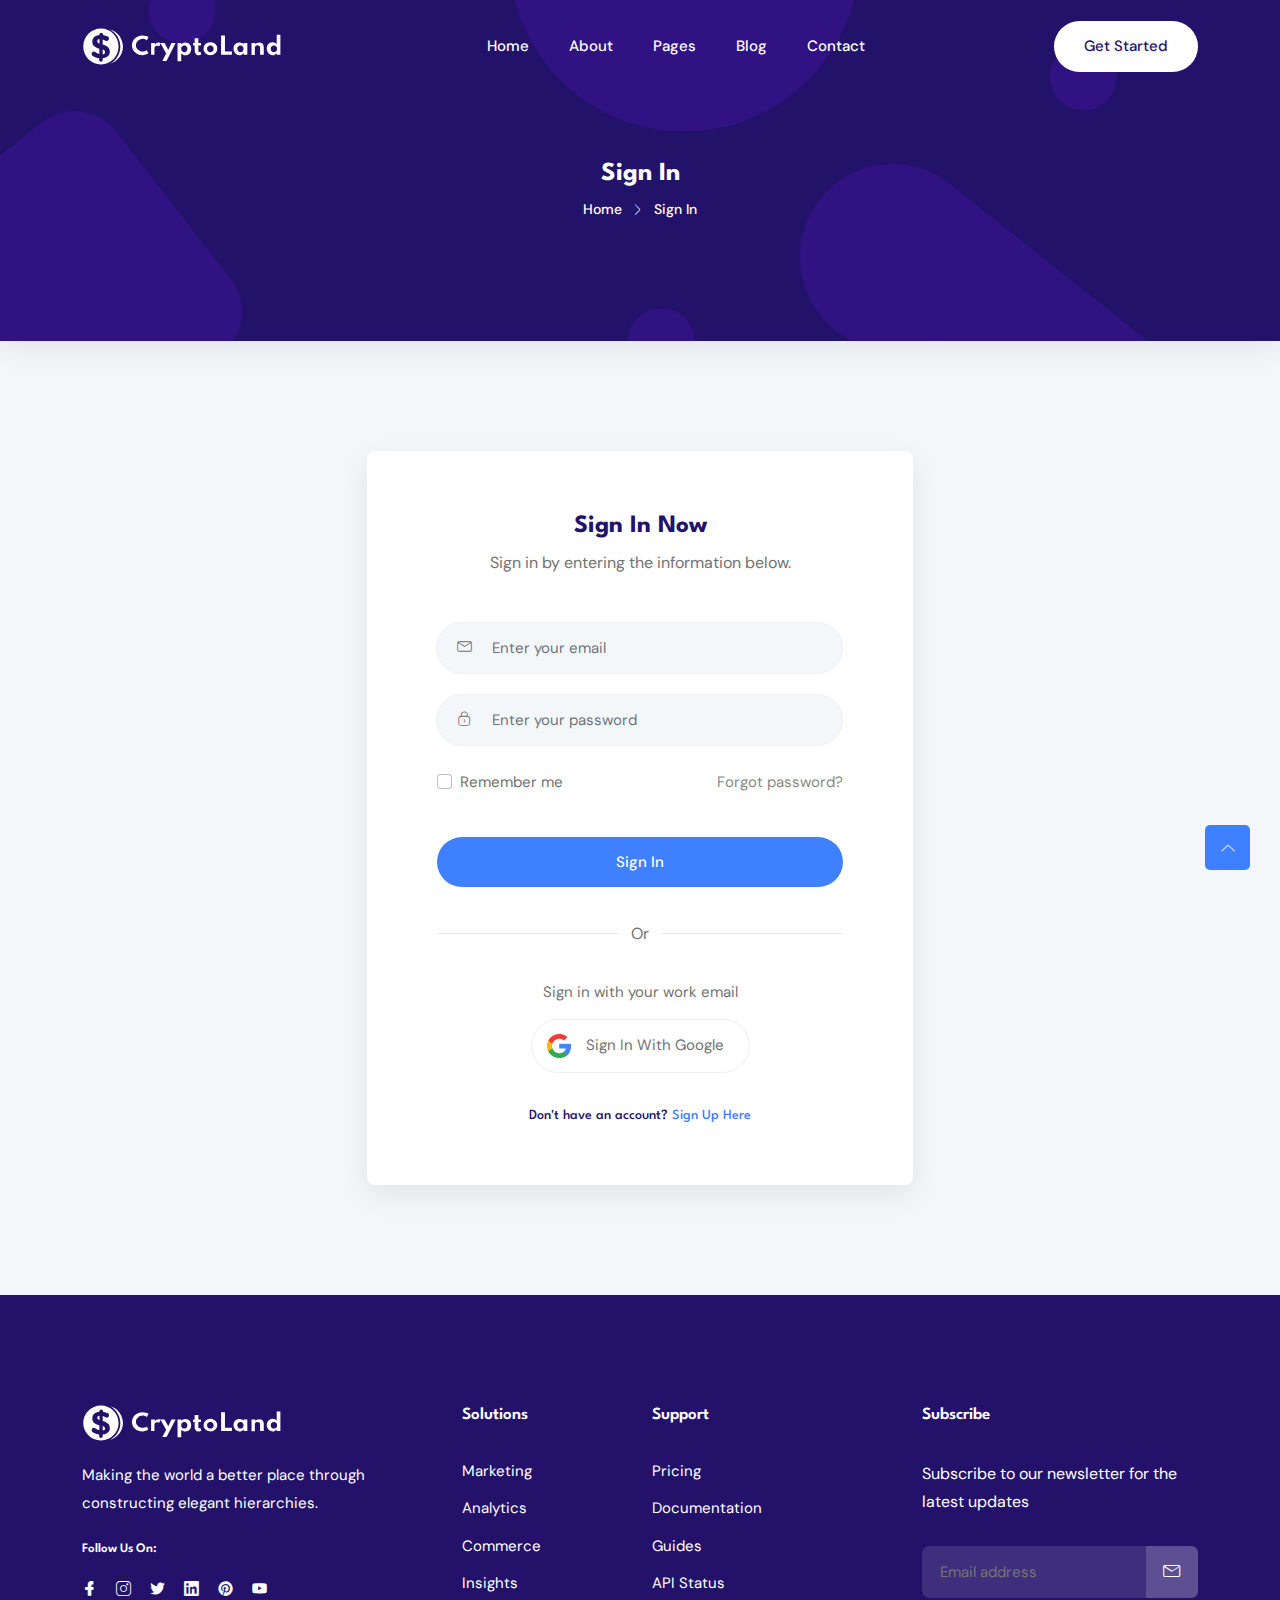
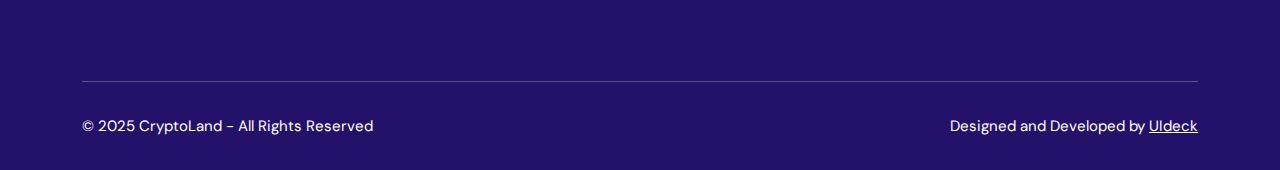
<file: signin.html>
<!DOCTYPE html>
<html class="no-js" lang="zxx">


<!-- Mirrored from preview.uideck.com/items/cryptoland/signin.html by HTTrack Website Copier/3.x [XR&CO'2014], Fri, 04 Aug 2025 12:34:04 GMT -->

<head>
    <meta charset="utf-8" />
    <meta http-equiv="x-ua-compatible" content="ie=edge" />
    <title>Sign In - CryptoLand Crypto Currency Landing Page Template.</title>
    <meta name="description" content="" />
    <meta name="viewport" content="width=device-width, initial-scale=1" />
    <link rel="shortcut icon" type="image/x-icon" href="assets/images/favicon.svg" />

    <!-- ========================= CSS here ========================= -->
    <link rel="stylesheet" href="assets/css/bootstrap.min.css" />
    <link rel="stylesheet" href="assets/css/LineIcons.3.0.css" />
    <link rel="stylesheet" href="assets/css/animate.css" />
    <link rel="stylesheet" href="assets/css/tiny-slider.css" />
    <link rel="stylesheet" href="assets/css/glightbox.min.css" />
    <link rel="stylesheet" href="assets/css/main.css" />

    <!-- <script type="text/javascript">
        var _smartsupp = _smartsupp || {};
        _smartsupp.key = 'ea9a93318f57540d7a685162ccf6d6b1756bda41';
        window.smartsupp || (function (d) {
            var s, c, o = smartsupp = function () { o._.push(arguments) }; o._ = [];
            s = d.getElementsByTagName('script')[0]; c = d.createElement('script');
            c.type = 'text/javascript'; c.charset = 'utf-8'; c.async = true;
            c.src = 'https://www.smartsuppchat.com/loader.js?'; s.parentNode.insertBefore(c, s);
        })(document);
    </script>
    <noscript> Powered by <a href=“https://www.smartsupp.com” target=“_blank”>Smartsupp</a></noscript> -->


</head>

<body>
    <!--[if lte IE 9]>
      <p class="browserupgrade">
        You are using an <strong>outdated</strong> browser. Please
        <a href="https://browsehappy.com/">upgrade your browser</a> to improve
        your experience and security.
      </p>
    <![endif]-->

    <!-- Preloader -->
    <div class="preloader">
        <div class="preloader-inner">
            <div class="preloader-icon">
                <span></span>
                <span></span>
            </div>
        </div>
    </div>
    <!-- /End Preloader -->

    <!-- Start Header Area -->
    <header class="header navbar-area">
        <div class="container">
            <div class="row align-items-center">
                <div class="col-lg-12">
                    <div class="nav-inner">
                        <!-- Start Navbar -->
                        <nav class="navbar navbar-expand-lg">
                            <a class="navbar-brand" href="index.html">
                                <img src="assets/images/logo/white-logo.svg" alt="Logo">
                            </a>
                            <button class="navbar-toggler mobile-menu-btn" type="button" data-bs-toggle="collapse"
                                data-bs-target="#navbarSupportedContent" aria-controls="navbarSupportedContent"
                                aria-expanded="false" aria-label="Toggle navigation">
                                <span class="toggler-icon"></span>
                                <span class="toggler-icon"></span>
                                <span class="toggler-icon"></span>
                            </button>
                            <div class="collapse navbar-collapse sub-menu-bar" id="navbarSupportedContent">
                                <ul id="nav" class="navbar-nav ms-auto">
                                    <li class="nav-item">
                                        <a href="index.html" aria-label="Toggle navigation">Home</a>
                                    </li>
                                    <li class="nav-item">
                                        <a href="about-us.html" aria-label="Toggle navigation">About</a>
                                    </li>
                                    <li class="nav-item">
                                        <a class="dd-menu active collapsed" href="javascript:void(0)"
                                            data-bs-toggle="collapse" data-bs-target="#submenu-1-1"
                                            aria-controls="navbarSupportedContent" aria-expanded="false"
                                            aria-label="Toggle navigation">Pages</a>
                                        <ul class="sub-menu collapse" id="submenu-1-1">
                                            <li class="nav-item"><a href="about-us.html">About Us</a></li>
                                            <li class="nav-item active"><a href="signin.html">Sign In</a></li>
                                            <li class="nav-item"><a href="signup.html">Sign Up</a></li>
                                            <li class="nav-item"><a href="reset-password.html">Reset Password</a>
                                            <li class="nav-item"><a href="mail-success.html">Mail Success</a></li>
                                            <li class="nav-item"><a href="404.html">404 Error</a></li>
                                        </ul>
                                    </li>
                                    <li class="nav-item">
                                        <a class="dd-menu collapsed" href="javascript:void(0)" data-bs-toggle="collapse"
                                            data-bs-target="#submenu-1-2" aria-controls="navbarSupportedContent"
                                            aria-expanded="false" aria-label="Toggle navigation">Blog</a>
                                        <ul class="sub-menu collapse" id="submenu-1-2">
                                            <li class="nav-item"><a href="blog-grid.html">Blog Grid</a>
                                            </li>
                                            <li class="nav-item"><a href="blog-single.html">Blog Single</a></li>
                                        </ul>
                                    </li>
                                    <li class="nav-item">
                                        <a href="contact.html" aria-label="Toggle navigation">Contact</a>
                                    </li>
                                </ul>
                            </div> <!-- navbar collapse -->
                            <div class="button">
                                <a href="signup.html" class="btn">Get started</a>
                            </div>
                        </nav>
                        <!-- End Navbar -->
                    </div>
                </div>
            </div> <!-- row -->
        </div> <!-- container -->
    </header>
    <!-- End Header Area -->

    <!-- Start Breadcrumbs -->
    <div class="breadcrumbs">
        <div class="container">
            <div class="row align-items-center">
                <div class="col-lg-6 offset-lg-3 col-md-12 col-12">
                    <div class="breadcrumbs-content">
                        <h1 class="page-title">Sign In</h1>
                        <ul class="breadcrumb-nav">
                            <li><a href="index.html">Home</a></li>
                            <li>Sign In</li>
                        </ul>
                    </div>
                </div>
            </div>
        </div>
    </div>
    <!-- End Breadcrumbs -->

    <!-- Start Account Sign In Area -->
    <div class="account-login section">
        <div class="container">
            <div class="row">
                <div class="col-lg-6 offset-lg-3 col-md-10 offset-md-1 col-12">
                    <form class="card login-form inner-content" method="post">
                        <div class="card-body">
                            <div class="title">
                                <h3>Sign In Now</h3>
                                <p>Sign in by entering the information below.</p>
                            </div>
                            <div class="input-head">
                                <div class="form-group input-group">
                                    <label><i class="lni lni-envelope"></i></label>
                                    <input class="form-control" type="email" id="reg-email"
                                        placeholder="Enter your email" required>
                                </div>
                                <div class="form-group input-group">
                                    <label><i class="lni lni-lock-alt"></i></label>
                                    <input class="form-control" type="password" id="reg-pass"
                                        placeholder="Enter your password" required>
                                </div>
                            </div>
                            <div class="d-flex flex-wrap justify-content-between bottom-content">
                                <div class="form-check">
                                    <input type="checkbox" class="form-check-input width-auto" id="exampleCheck1">
                                    <label class="form-check-label">Remember me</label>
                                </div>
                                <a class="lost-pass" href="reset-password.html">Forgot password?</a>
                            </div>
                            <div class="button">
                                <button class="btn" type="submit">Sign In</button>
                            </div>
                            <div class="or"><span>Or</span></div>
                            <div class="alt-option">
                                <span class="small-title">Sign in with your work email</span>
                                <a href="javascript:void(0)" class="option-button"><img
                                        src="assets/images/account-login/google.png" alt="#">Sign
                                    In With Google
                                </a>
                            </div>
                            <h4 class="create-account">Don't have an account? <a href="signup.html">Sign Up Here</a>
                            </h4>
                        </div>
                    </form>
                </div>
            </div>
        </div>
    </div>
    <!-- End Account Sign In Area -->

    <!-- Start Footer Area -->
    <footer class="footer section">
        <!-- Start Footer Top -->
        <div class="footer-top">
            <div class="container">
                <div class="inner-content">
                    <div class="row">
                        <div class="col-lg-4 col-md-6 col-12">
                            <!-- Single Widget -->
                            <div class="single-footer f-about">
                                <div class="logo">
                                    <a href="index.html">
                                        <img src="assets/images/logo/white-logo.svg" alt="#">
                                    </a>
                                </div>
                                <p>Making the world a better place through constructing elegant hierarchies.</p>
                                <h4 class="social-title">Follow Us On:</h4>
                                <ul class="social">
                                    <li><a href="javascript:void(0)"><i class="lni lni-facebook-filled"></i></a></li>
                                    <li><a href="javascript:void(0)"><i class="lni lni-instagram"></i></a></li>
                                    <li><a href="javascript:void(0)"><i class="lni lni-twitter-original"></i></a></li>
                                    <li><a href="javascript:void(0)"><i class="lni lni-linkedin-original"></i></a></li>
                                    <li><a href="javascript:void(0)"><i class="lni lni-pinterest"></i></a></li>
                                    <li><a href="javascript:void(0)"><i class="lni lni-youtube"></i></a></li>
                                </ul>
                            </div>
                            <!-- End Single Widget -->
                        </div>
                        <div class="col-lg-2 col-md-6 col-12">
                            <!-- Single Widget -->
                            <div class="single-footer f-link">
                                <h3>Solutions</h3>
                                <ul>
                                    <li><a href="javascript:void(0)">Marketing</a></li>
                                    <li><a href="javascript:void(0)">Analytics</a></li>
                                    <li><a href="javascript:void(0)">Commerce</a></li>
                                    <li><a href="javascript:void(0)">Insights</a></li>
                                </ul>
                            </div>
                            <!-- End Single Widget -->
                        </div>
                        <div class="col-lg-2 col-md-6 col-12">
                            <!-- Single Widget -->
                            <div class="single-footer f-link">
                                <h3>Support</h3>
                                <ul>
                                    <li><a href="javascript:void(0)">Pricing</a></li>
                                    <li><a href="javascript:void(0)">Documentation</a></li>
                                    <li><a href="javascript:void(0)">Guides</a></li>
                                    <li><a href="javascript:void(0)">API Status</a></li>
                                </ul>
                            </div>
                            <!-- End Single Widget -->
                        </div>
                        <div class="col-lg-4 col-md-6 col-12">
                            <!-- Single Widget -->
                            <div class="single-footer newsletter">
                                <h3>Subscribe</h3>
                                <p>Subscribe to our newsletter for the latest updates</p>
                                <form action="#" method="get" target="_blank" class="newsletter-form">
                                    <input name="EMAIL" placeholder="Email address" required="required" type="email">
                                    <div class="button">
                                        <button class="sub-btn"><i class="lni lni-envelope"></i>
                                        </button>
                                    </div>
                                </form>
                            </div>
                            <!-- End Single Widget -->
                        </div>
                    </div>
                </div>
            </div>
        </div>
        <!--/ End Footer Top -->
        <!-- Start Copyright Area -->
        <div class="copyright-area">
            <div class="container">
                <div class="inner-content">
                    <div class="row">
                        <div class="col-lg-6 col-md-6 col-12">
                            <p class="copyright-text">© 2025 CryptoLand - All Rights Reserved</p>
                        </div>
                        <div class="col-lg-6 col-md-6 col-12">
                            <p class="copyright-owner">Designed and Developed by <a href="https://uideck.com/"
                                    rel="nofollow" target="_blank">UIdeck</a>
                        </div>
                    </div>
                </div>
            </div>
        </div>
        <!-- End Copyright Area -->
    </footer>
    <!--/ End Footer Area -->

    <!-- ========================= scroll-top ========================= -->
    <a href="#" class="scroll-top">
        <i class="lni lni-chevron-up"></i>
    </a>

    <!-- ========================= JS here ========================= -->
    <script src="assets/js/bootstrap.min.js"></script>
    <script src="assets/js/wow.min.js"></script>
    <script src="assets/js/tiny-slider.js"></script>
    <script src="assets/js/glightbox.min.js"></script>
    <script src="assets/js/count-up.min.js"></script>
    <script src="assets/js/main.js"></script>
</body>


<!-- Mirrored from preview.uideck.com/items/cryptoland/signin.html by HTTrack Website Copier/3.x [XR&CO'2014], Fri, 04 Aug 2025 12:34:04 GMT -->

</html>
</file>
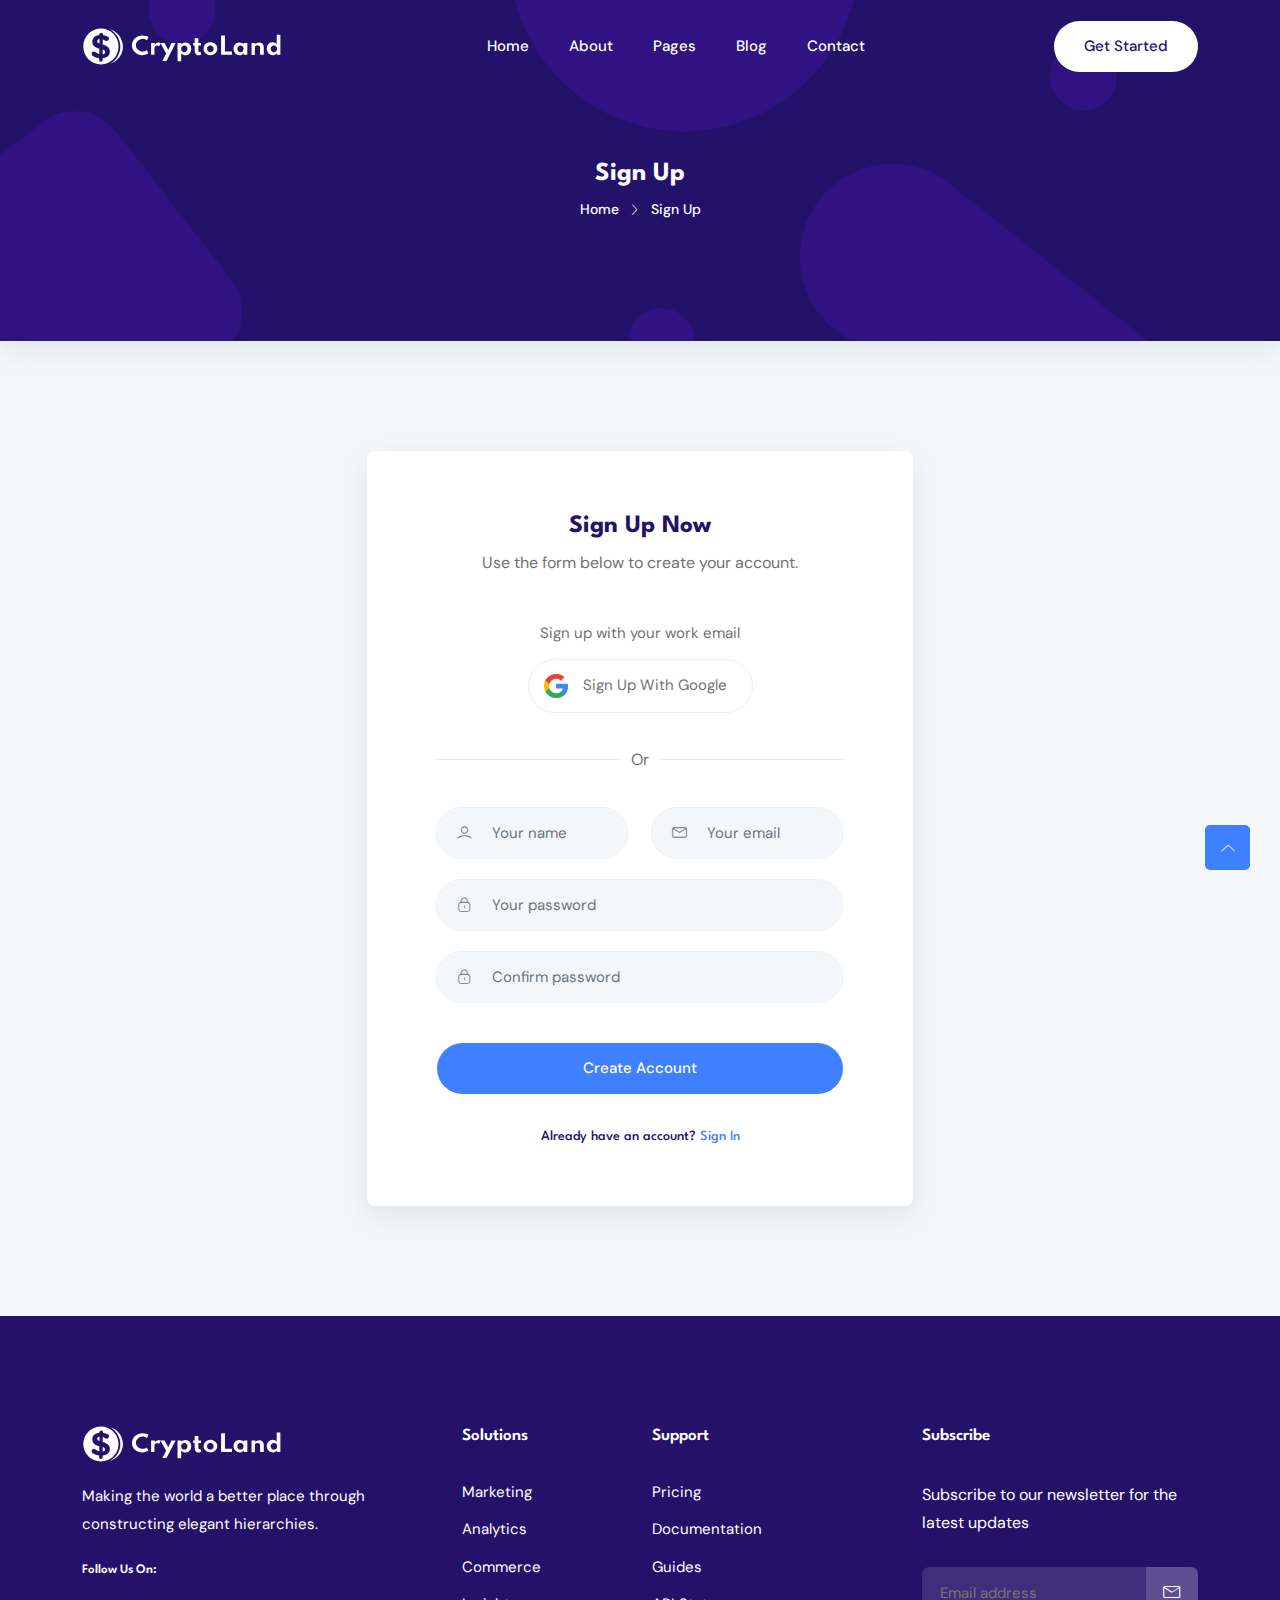
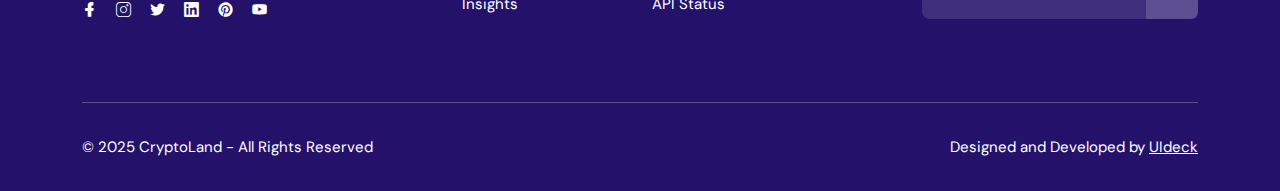
<file: signup.html>
<!DOCTYPE html>
<html class="no-js" lang="zxx">


<!-- Mirrored from preview.uideck.com/items/cryptoland/signup.html by HTTrack Website Copier/3.x [XR&CO'2014], Fri, 04 Aug 2025 12:34:05 GMT -->

<head>
    <meta charset="utf-8" />
    <meta http-equiv="x-ua-compatible" content="ie=edge" />
    <title>Sign Up - CryptoLand Crypto Currency Landing Page Template.</title>
    <meta name="description" content="" />
    <meta name="viewport" content="width=device-width, initial-scale=1" />
    <link rel="shortcut icon" type="image/x-icon" href="assets/images/favicon.svg" />

    <!-- ========================= CSS here ========================= -->
    <link rel="stylesheet" href="assets/css/bootstrap.min.css" />
    <link rel="stylesheet" href="assets/css/LineIcons.3.0.css" />
    <link rel="stylesheet" href="assets/css/animate.css" />
    <link rel="stylesheet" href="assets/css/tiny-slider.css" />
    <link rel="stylesheet" href="assets/css/glightbox.min.css" />
    <link rel="stylesheet" href="assets/css/main.css" />


    <!-- Smartsupp Live Chat script -->
    <script type="text/javascript">
        var _smartsupp = _smartsupp || {};
        _smartsupp.key = '3babdc36afd315acca119c94ed37be97cccd4fc6';
        window.smartsupp || (function (d) {
            var s, c, o = smartsupp = function () { o._.push(arguments) }; o._ = [];
            s = d.getElementsByTagName('script')[0]; c = d.createElement('script');
            c.type = 'text/javascript'; c.charset = 'utf-8'; c.async = true;
            c.src = 'https://www.smartsuppchat.com/loader.js?'; s.parentNode.insertBefore(c, s);
        })(document);
    </script>
    <noscript> Powered by <a href=“https://www.smartsupp.com” target=“_blank”>Smartsupp</a></noscript>

</head>

<body>
    <!--[if lte IE 9]>
      <p class="browserupgrade">
        You are using an <strong>outdated</strong> browser. Please
        <a href="https://browsehappy.com/">upgrade your browser</a> to improve
        your experience and security.
      </p>
    <![endif]-->

    <!-- Preloader -->
    <div class="preloader">
        <div class="preloader-inner">
            <div class="preloader-icon">
                <span></span>
                <span></span>
            </div>
        </div>
    </div>
    <!-- /End Preloader -->

    <!-- Start Header Area -->
    <header class="header navbar-area">
        <div class="container">
            <div class="row align-items-center">
                <div class="col-lg-12">
                    <div class="nav-inner">
                        <!-- Start Navbar -->
                        <nav class="navbar navbar-expand-lg">
                            <a class="navbar-brand" href="index.html">
                                <img src="assets/images/logo/white-logo.svg" alt="Logo">
                            </a>
                            <button class="navbar-toggler mobile-menu-btn" type="button" data-bs-toggle="collapse"
                                data-bs-target="#navbarSupportedContent" aria-controls="navbarSupportedContent"
                                aria-expanded="false" aria-label="Toggle navigation">
                                <span class="toggler-icon"></span>
                                <span class="toggler-icon"></span>
                                <span class="toggler-icon"></span>
                            </button>
                            <div class="collapse navbar-collapse sub-menu-bar" id="navbarSupportedContent">
                                <ul id="nav" class="navbar-nav ms-auto">
                                    <li class="nav-item">
                                        <a href="index.html" aria-label="Toggle navigation">Home</a>
                                    </li>
                                    <li class="nav-item">
                                        <a href="about-us.html" aria-label="Toggle navigation">About</a>
                                    </li>
                                    <li class="nav-item">
                                        <a class="dd-menu active collapsed" href="javascript:void(0)"
                                            data-bs-toggle="collapse" data-bs-target="#submenu-1-1"
                                            aria-controls="navbarSupportedContent" aria-expanded="false"
                                            aria-label="Toggle navigation">Pages</a>
                                        <ul class="sub-menu collapse" id="submenu-1-1">
                                            <li class="nav-item"><a href="about-us.html">About Us</a></li>
                                            <a href="/account/login" class="btn">Get started</a>
                                            <li class="nav-item"><a href="reset-password.html">Reset Password</a>
                                            <li class="nav-item"><a href="mail-success.html">Mail Success</a></li>
                                            <li class="nav-item"><a href="404.html">404 Error</a></li>
                                        </ul>
                                    </li>
                                    <li class="nav-item">
                                        <a class="dd-menu collapsed" href="javascript:void(0)" data-bs-toggle="collapse"
                                            data-bs-target="#submenu-1-2" aria-controls="navbarSupportedContent"
                                            aria-expanded="false" aria-label="Toggle navigation">Blog</a>
                                        <ul class="sub-menu collapse" id="submenu-1-2">
                                            <li class="nav-item"><a href="blog-grid.html">Blog Grid</a>
                                            </li>
                                            <li class="nav-item"><a href="blog-single.html">Blog Single</a></li>
                                        </ul>
                                    </li>
                                    <li class="nav-item">
                                        <a href="contact.html" aria-label="Toggle navigation">Contact</a>
                                    </li>
                                </ul>
                            </div> <!-- navbar collapse -->
                            <div class="button">
                                <a href="/account/login" class="btn">Get started</a>
                            </div>
                        </nav>
                        <!-- End Navbar -->
                    </div>
                </div>
            </div> <!-- row -->
        </div> <!-- container -->
    </header>
    <!-- End Header Area -->

    <!-- Start Breadcrumbs -->
    <div class="breadcrumbs">
        <div class="container">
            <div class="row align-items-center">
                <div class="col-lg-6 offset-lg-3 col-md-12 col-12">
                    <div class="breadcrumbs-content">
                        <h1 class="page-title">Sign Up</h1>
                        <ul class="breadcrumb-nav">
                            <li><a href="index.html">Home</a></li>
                            <li>Sign Up</li>
                        </ul>
                    </div>
                </div>
            </div>
        </div>
    </div>
    <!-- End Breadcrumbs -->

    <!-- Start Account Signup Area -->
    <div class="account-login section">
        <div class="container">
            <div class="row">
                <div class="col-lg-6 offset-lg-3 col-md-10 offset-md-1 col-12">
                    <form class="card login-form inner-content" method="post">
                        <div class="card-body">
                            <div class="title">
                                <h3>Sign Up Now</h3>
                                <p>Use the form below to create your account.</p>
                            </div>
                            <div class="alt-option">
                                <span class="small-title">Sign up with your work email</span>
                                <a href="javascript:void(0)" class="option-button"><img
                                        src="assets/images/account-login/google.png" alt="#">Sign
                                    Up With Google
                                </a>
                            </div>
                            <div class="or"><span>Or</span></div>
                            <div class="input-head">
                                <div class="row">
                                    <div class="col-lg-6 col-12">
                                        <div class="form-group input-group">
                                            <label><i class="lni lni-user"></i></label>
                                            <input class="form-control" type="text" placeholder="Your name" required>
                                        </div>
                                    </div>
                                    <div class="col-lg-6 col-12">
                                        <div class="form-group input-group">
                                            <label><i class="lni lni-envelope"></i></label>
                                            <input class="form-control" type="email" placeholder="Your email" required>
                                        </div>
                                    </div>
                                </div>
                                <div class="form-group input-group">
                                    <label><i class="lni lni-lock-alt"></i></label>
                                    <input class="form-control" type="password" placeholder="Your password" required>
                                </div>
                                <div class="form-group input-group">
                                    <label><i class="lni lni-lock-alt"></i></label>
                                    <input class="form-control" type="password" placeholder="Confirm password" required>
                                </div>
                            </div>
                            <div class="button">
                                <button class="btn" type="submit">Create Account</button>
                            </div>
                            <h4 class="create-account">Already have an account? <a href="signin.html">Sign In</a>
                            </h4>
                        </div>
                    </form>
                </div>
            </div>
        </div>
    </div>
    <!-- End Account Signup Area -->

    <!-- Start Footer Area -->
    <footer class="footer section">
        <!-- Start Footer Top -->
        <div class="footer-top">
            <div class="container">
                <div class="inner-content">
                    <div class="row">
                        <div class="col-lg-4 col-md-6 col-12">
                            <!-- Single Widget -->
                            <div class="single-footer f-about">
                                <div class="logo">
                                    <a href="index.html">
                                        <img src="assets/images/logo/white-logo.svg" alt="#">
                                    </a>
                                </div>
                                <p>Making the world a better place through constructing elegant hierarchies.</p>
                                <h4 class="social-title">Follow Us On:</h4>
                                <ul class="social">
                                    <li><a href="javascript:void(0)"><i class="lni lni-facebook-filled"></i></a></li>
                                    <li><a href="javascript:void(0)"><i class="lni lni-instagram"></i></a></li>
                                    <li><a href="javascript:void(0)"><i class="lni lni-twitter-original"></i></a></li>
                                    <li><a href="javascript:void(0)"><i class="lni lni-linkedin-original"></i></a></li>
                                    <li><a href="javascript:void(0)"><i class="lni lni-pinterest"></i></a></li>
                                    <li><a href="javascript:void(0)"><i class="lni lni-youtube"></i></a></li>
                                </ul>
                            </div>
                            <!-- End Single Widget -->
                        </div>
                        <div class="col-lg-2 col-md-6 col-12">
                            <!-- Single Widget -->
                            <div class="single-footer f-link">
                                <h3>Solutions</h3>
                                <ul>
                                    <li><a href="javascript:void(0)">Marketing</a></li>
                                    <li><a href="javascript:void(0)">Analytics</a></li>
                                    <li><a href="javascript:void(0)">Commerce</a></li>
                                    <li><a href="javascript:void(0)">Insights</a></li>
                                </ul>
                            </div>
                            <!-- End Single Widget -->
                        </div>
                        <div class="col-lg-2 col-md-6 col-12">
                            <!-- Single Widget -->
                            <div class="single-footer f-link">
                                <h3>Support</h3>
                                <ul>
                                    <li><a href="javascript:void(0)">Pricing</a></li>
                                    <li><a href="javascript:void(0)">Documentation</a></li>
                                    <li><a href="javascript:void(0)">Guides</a></li>
                                    <li><a href="javascript:void(0)">API Status</a></li>
                                </ul>
                            </div>
                            <!-- End Single Widget -->
                        </div>
                        <div class="col-lg-4 col-md-6 col-12">
                            <!-- Single Widget -->
                            <div class="single-footer newsletter">
                                <h3>Subscribe</h3>
                                <p>Subscribe to our newsletter for the latest updates</p>
                                <form action="#" method="get" target="_blank" class="newsletter-form">
                                    <input name="EMAIL" placeholder="Email address" required="required" type="email">
                                    <div class="button">
                                        <button class="sub-btn"><i class="lni lni-envelope"></i>
                                        </button>
                                    </div>
                                </form>
                            </div>
                            <!-- End Single Widget -->
                        </div>
                    </div>
                </div>
            </div>
        </div>
        <!--/ End Footer Top -->
        <!-- Start Copyright Area -->
        <div class="copyright-area">
            <div class="container">
                <div class="inner-content">
                    <div class="row">
                        <div class="col-lg-6 col-md-6 col-12">
                            <p class="copyright-text">© 2025 CryptoLand - All Rights Reserved</p>
                        </div>
                        <div class="col-lg-6 col-md-6 col-12">
                            <p class="copyright-owner">Designed and Developed by <a href="https://uideck.com/"
                                    rel="nofollow" target="_blank">UIdeck</a>
                        </div>
                    </div>
                </div>
            </div>
        </div>
        <!-- End Copyright Area -->
    </footer>
    <!--/ End Footer Area -->

    <!-- ========================= scroll-top ========================= -->
    <a href="#" class="scroll-top">
        <i class="lni lni-chevron-up"></i>
    </a>

    <!-- ========================= JS here ========================= -->
    <script src="assets/js/bootstrap.min.js"></script>
    <script src="assets/js/wow.min.js"></script>
    <script src="assets/js/tiny-slider.js"></script>
    <script src="assets/js/glightbox.min.js"></script>
    <script src="assets/js/count-up.min.js"></script>
    <script src="assets/js/main.js"></script>
</body>


<!-- Mirrored from preview.uideck.com/items/cryptoland/signup.html by HTTrack Website Copier/3.x [XR&CO'2014], Fri, 04 Aug 2025 12:34:05 GMT -->

</html>
</file>
<file: assets/css/tiny-slider.css>
.tns-outer{padding:0!important}.tns-outer [hidden]{display:none!important}.tns-outer [aria-controls],.tns-outer [data-action]{cursor:pointer}.tns-slider{-webkit-transition:all 0s;-moz-transition:all 0s;transition:all 0s}.tns-slider>.tns-item{-webkit-box-sizing:border-box;-moz-box-sizing:border-box;box-sizing:border-box}.tns-horizontal.tns-subpixel{white-space:nowrap}.tns-horizontal.tns-subpixel>.tns-item{display:inline-block;vertical-align:top;white-space:normal}.tns-horizontal.tns-no-subpixel:after{content:'';display:table;clear:both}.tns-horizontal.tns-no-subpixel>.tns-item{float:left}.tns-horizontal.tns-carousel.tns-no-subpixel>.tns-item{margin-right:-100%}.tns-no-calc{position:relative;left:0}.tns-gallery{position:relative;left:0;min-height:1px}.tns-gallery>.tns-item{position:absolute;left:-100%;-webkit-transition:transform 0s,opacity 0s;-moz-transition:transform 0s,opacity 0s;transition:transform 0s,opacity 0s}.tns-gallery>.tns-slide-active{position:relative;left:auto!important}.tns-gallery>.tns-moving{-webkit-transition:all .25s;-moz-transition:all .25s;transition:all .25s}.tns-autowidth{display:inline-block}.tns-lazy-img{-webkit-transition:opacity .6s;-moz-transition:opacity .6s;transition:opacity .6s;opacity:.6}.tns-lazy-img.tns-complete{opacity:1}.tns-ah{-webkit-transition:height 0s;-moz-transition:height 0s;transition:height 0s}.tns-ovh{overflow:hidden}.tns-visually-hidden{position:absolute;left:-10000em}.tns-transparent{opacity:0;visibility:hidden}.tns-fadeIn{opacity:1;filter:alpha(opacity=100);z-index:0}.tns-normal,.tns-fadeOut{opacity:0;filter:alpha(opacity=0);z-index:-1}.tns-vpfix{white-space:nowrap}.tns-vpfix>div,.tns-vpfix>li{display:inline-block}.tns-t-subp2{margin:0 auto;width:310px;position:relative;height:10px;overflow:hidden}.tns-t-ct{width:2333.3333333%;width:-webkit-calc(100% * 70/3);width:-moz-calc(100% * 70/3);width:calc(100% * 70/3);position:absolute;right:0}.tns-t-ct:after{content:'';display:table;clear:both}.tns-t-ct>div{width:1.4285714%;width:-webkit-calc(100%/70);width:-moz-calc(100%/70);width:calc(100%/70);height:10px;float:left}
</file>
<file: account/assets/index-ABDvHtKc.css>
:root{--primary-blue: #24126A;--primary-dark-blue: #24126A;--primary-gradient: linear-gradient(135deg, #24126A 0%, #24126A 100%);--neutral-dark: #1f2937;--neutral-gray: #4b5563;--neutral-light-gray: #9ca3af;--neutral-light: #f3f4f6;--neutral-white: #ffffff;--success-green: #10b981;--error-red: #ef4444;--warning-orange: #f59e0b;--bottom-nav-height: 70px}*{box-sizing:border-box;margin:0;padding:0}body{font-family:-apple-system,BlinkMacSystemFont,Segoe UI,Roboto,Oxygen,Ubuntu,Cantarell,Fira Sans,Droid Sans,Helvetica Neue,sans-serif;-webkit-font-smoothing:antialiased;-moz-osx-font-smoothing:grayscale;background-color:var(--neutral-white);color:var(--neutral-dark);line-height:1.6;padding-bottom:var(--bottom-nav-height)!important}.text-primary{color:var(--primary-blue)}.text-success{color:var(--success-green)}.text-danger{color:var(--error-red)}.bg-light{background-color:var(--neutral-light)}.bg-white{background-color:var(--neutral-white)}.container{width:100%;max-width:1200px;margin:0 auto;padding:0 1rem}.flex-column{display:flex;flex-direction:column}.min-vh-100{min-height:100vh}.flex-grow-1{flex-grow:1}:root{--toastify-color-light: #fff;--toastify-color-dark: #121212;--toastify-color-info: #3498db;--toastify-color-success: #07bc0c;--toastify-color-warning: #f1c40f;--toastify-color-error: hsl(6, 78%, 57%);--toastify-color-transparent: rgba(255, 255, 255, .7);--toastify-icon-color-info: var(--toastify-color-info);--toastify-icon-color-success: var(--toastify-color-success);--toastify-icon-color-warning: var(--toastify-color-warning);--toastify-icon-color-error: var(--toastify-color-error);--toastify-container-width: fit-content;--toastify-toast-width: 320px;--toastify-toast-offset: 16px;--toastify-toast-top: max(var(--toastify-toast-offset), env(safe-area-inset-top));--toastify-toast-right: max(var(--toastify-toast-offset), env(safe-area-inset-right));--toastify-toast-left: max(var(--toastify-toast-offset), env(safe-area-inset-left));--toastify-toast-bottom: max(var(--toastify-toast-offset), env(safe-area-inset-bottom));--toastify-toast-background: #fff;--toastify-toast-padding: 14px;--toastify-toast-min-height: 64px;--toastify-toast-max-height: 800px;--toastify-toast-bd-radius: 6px;--toastify-toast-shadow: 0px 4px 12px rgba(0, 0, 0, .1);--toastify-font-family: sans-serif;--toastify-z-index: 9999;--toastify-text-color-light: #757575;--toastify-text-color-dark: #fff;--toastify-text-color-info: #fff;--toastify-text-color-success: #fff;--toastify-text-color-warning: #fff;--toastify-text-color-error: #fff;--toastify-spinner-color: #616161;--toastify-spinner-color-empty-area: #e0e0e0;--toastify-color-progress-light: linear-gradient(to right, #4cd964, #5ac8fa, #007aff, #34aadc, #5856d6, #ff2d55);--toastify-color-progress-dark: #bb86fc;--toastify-color-progress-info: var(--toastify-color-info);--toastify-color-progress-success: var(--toastify-color-success);--toastify-color-progress-warning: var(--toastify-color-warning);--toastify-color-progress-error: var(--toastify-color-error);--toastify-color-progress-bgo: .2}.Toastify__toast-container{z-index:var(--toastify-z-index);-webkit-transform:translate3d(0,0,var(--toastify-z-index));position:fixed;width:var(--toastify-container-width);box-sizing:border-box;color:#fff;display:flex;flex-direction:column}.Toastify__toast-container--top-left{top:var(--toastify-toast-top);left:var(--toastify-toast-left)}.Toastify__toast-container--top-center{top:var(--toastify-toast-top);left:50%;transform:translate(-50%);align-items:center}.Toastify__toast-container--top-right{top:var(--toastify-toast-top);right:var(--toastify-toast-right);align-items:end}.Toastify__toast-container--bottom-left{bottom:var(--toastify-toast-bottom);left:var(--toastify-toast-left)}.Toastify__toast-container--bottom-center{bottom:var(--toastify-toast-bottom);left:50%;transform:translate(-50%);align-items:center}.Toastify__toast-container--bottom-right{bottom:var(--toastify-toast-bottom);right:var(--toastify-toast-right);align-items:end}.Toastify__toast{--y: 0;position:relative;touch-action:none;width:var(--toastify-toast-width);min-height:var(--toastify-toast-min-height);box-sizing:border-box;margin-bottom:1rem;padding:var(--toastify-toast-padding);border-radius:var(--toastify-toast-bd-radius);box-shadow:var(--toastify-toast-shadow);max-height:var(--toastify-toast-max-height);font-family:var(--toastify-font-family);z-index:0;display:flex;flex:1 auto;align-items:center;word-break:break-word}@media only screen and (max-width: 480px){.Toastify__toast-container{width:100vw;left:env(safe-area-inset-left);margin:0}.Toastify__toast-container--top-left,.Toastify__toast-container--top-center,.Toastify__toast-container--top-right{top:env(safe-area-inset-top);transform:translate(0)}.Toastify__toast-container--bottom-left,.Toastify__toast-container--bottom-center,.Toastify__toast-container--bottom-right{bottom:env(safe-area-inset-bottom);transform:translate(0)}.Toastify__toast-container--rtl{right:env(safe-area-inset-right);left:initial}.Toastify__toast{--toastify-toast-width: 100%;margin-bottom:0;border-radius:0}}.Toastify__toast-container[data-stacked=true]{width:var(--toastify-toast-width)}.Toastify__toast--stacked{position:absolute;width:100%;transform:translate3d(0,var(--y),0) scale(var(--s));transition:transform .3s}.Toastify__toast--stacked[data-collapsed] .Toastify__toast-body,.Toastify__toast--stacked[data-collapsed] .Toastify__close-button{transition:opacity .1s}.Toastify__toast--stacked[data-collapsed=false]{overflow:visible}.Toastify__toast--stacked[data-collapsed=true]:not(:last-child)>*{opacity:0}.Toastify__toast--stacked:after{content:"";position:absolute;left:0;right:0;height:calc(var(--g) * 1px);bottom:100%}.Toastify__toast--stacked[data-pos=top]{top:0}.Toastify__toast--stacked[data-pos=bot]{bottom:0}.Toastify__toast--stacked[data-pos=bot].Toastify__toast--stacked:before{transform-origin:top}.Toastify__toast--stacked[data-pos=top].Toastify__toast--stacked:before{transform-origin:bottom}.Toastify__toast--stacked:before{content:"";position:absolute;left:0;right:0;bottom:0;height:100%;transform:scaleY(3);z-index:-1}.Toastify__toast--rtl{direction:rtl}.Toastify__toast--close-on-click{cursor:pointer}.Toastify__toast-icon{margin-inline-end:10px;width:22px;flex-shrink:0;display:flex}.Toastify--animate{animation-fill-mode:both;animation-duration:.5s}.Toastify--animate-icon{animation-fill-mode:both;animation-duration:.3s}.Toastify__toast-theme--dark{background:var(--toastify-color-dark);color:var(--toastify-text-color-dark)}.Toastify__toast-theme--light,.Toastify__toast-theme--colored.Toastify__toast--default{background:var(--toastify-color-light);color:var(--toastify-text-color-light)}.Toastify__toast-theme--colored.Toastify__toast--info{color:var(--toastify-text-color-info);background:var(--toastify-color-info)}.Toastify__toast-theme--colored.Toastify__toast--success{color:var(--toastify-text-color-success);background:var(--toastify-color-success)}.Toastify__toast-theme--colored.Toastify__toast--warning{color:var(--toastify-text-color-warning);background:var(--toastify-color-warning)}.Toastify__toast-theme--colored.Toastify__toast--error{color:var(--toastify-text-color-error);background:var(--toastify-color-error)}.Toastify__progress-bar-theme--light{background:var(--toastify-color-progress-light)}.Toastify__progress-bar-theme--dark{background:var(--toastify-color-progress-dark)}.Toastify__progress-bar--info{background:var(--toastify-color-progress-info)}.Toastify__progress-bar--success{background:var(--toastify-color-progress-success)}.Toastify__progress-bar--warning{background:var(--toastify-color-progress-warning)}.Toastify__progress-bar--error{background:var(--toastify-color-progress-error)}.Toastify__progress-bar-theme--colored.Toastify__progress-bar--info,.Toastify__progress-bar-theme--colored.Toastify__progress-bar--success,.Toastify__progress-bar-theme--colored.Toastify__progress-bar--warning,.Toastify__progress-bar-theme--colored.Toastify__progress-bar--error{background:var(--toastify-color-transparent)}.Toastify__close-button{color:#fff;position:absolute;top:6px;right:6px;background:transparent;outline:none;border:none;padding:0;cursor:pointer;opacity:.7;transition:.3s ease;z-index:1}.Toastify__toast--rtl .Toastify__close-button{left:6px;right:unset}.Toastify__close-button--light{color:#000;opacity:.3}.Toastify__close-button>svg{fill:currentColor;height:16px;width:14px}.Toastify__close-button:hover,.Toastify__close-button:focus{opacity:1}@keyframes Toastify__trackProgress{0%{transform:scaleX(1)}to{transform:scaleX(0)}}.Toastify__progress-bar{position:absolute;bottom:0;left:0;width:100%;height:100%;z-index:1;opacity:.7;transform-origin:left}.Toastify__progress-bar--animated{animation:Toastify__trackProgress linear 1 forwards}.Toastify__progress-bar--controlled{transition:transform .2s}.Toastify__progress-bar--rtl{right:0;left:initial;transform-origin:right;border-bottom-left-radius:initial}.Toastify__progress-bar--wrp{position:absolute;overflow:hidden;bottom:0;left:0;width:100%;height:5px;border-bottom-left-radius:var(--toastify-toast-bd-radius);border-bottom-right-radius:var(--toastify-toast-bd-radius)}.Toastify__progress-bar--wrp[data-hidden=true]{opacity:0}.Toastify__progress-bar--bg{opacity:var(--toastify-color-progress-bgo);width:100%;height:100%}.Toastify__spinner{width:20px;height:20px;box-sizing:border-box;border:2px solid;border-radius:100%;border-color:var(--toastify-spinner-color-empty-area);border-right-color:var(--toastify-spinner-color);animation:Toastify__spin .65s linear infinite}@keyframes Toastify__bounceInRight{0%,60%,75%,90%,to{animation-timing-function:cubic-bezier(.215,.61,.355,1)}0%{opacity:0;transform:translate3d(3000px,0,0)}60%{opacity:1;transform:translate3d(-25px,0,0)}75%{transform:translate3d(10px,0,0)}90%{transform:translate3d(-5px,0,0)}to{transform:none}}@keyframes Toastify__bounceOutRight{20%{opacity:1;transform:translate3d(-20px,var(--y),0)}to{opacity:0;transform:translate3d(2000px,var(--y),0)}}@keyframes Toastify__bounceInLeft{0%,60%,75%,90%,to{animation-timing-function:cubic-bezier(.215,.61,.355,1)}0%{opacity:0;transform:translate3d(-3000px,0,0)}60%{opacity:1;transform:translate3d(25px,0,0)}75%{transform:translate3d(-10px,0,0)}90%{transform:translate3d(5px,0,0)}to{transform:none}}@keyframes Toastify__bounceOutLeft{20%{opacity:1;transform:translate3d(20px,var(--y),0)}to{opacity:0;transform:translate3d(-2000px,var(--y),0)}}@keyframes Toastify__bounceInUp{0%,60%,75%,90%,to{animation-timing-function:cubic-bezier(.215,.61,.355,1)}0%{opacity:0;transform:translate3d(0,3000px,0)}60%{opacity:1;transform:translate3d(0,-20px,0)}75%{transform:translate3d(0,10px,0)}90%{transform:translate3d(0,-5px,0)}to{transform:translateZ(0)}}@keyframes Toastify__bounceOutUp{20%{transform:translate3d(0,calc(var(--y) - 10px),0)}40%,45%{opacity:1;transform:translate3d(0,calc(var(--y) + 20px),0)}to{opacity:0;transform:translate3d(0,-2000px,0)}}@keyframes Toastify__bounceInDown{0%,60%,75%,90%,to{animation-timing-function:cubic-bezier(.215,.61,.355,1)}0%{opacity:0;transform:translate3d(0,-3000px,0)}60%{opacity:1;transform:translate3d(0,25px,0)}75%{transform:translate3d(0,-10px,0)}90%{transform:translate3d(0,5px,0)}to{transform:none}}@keyframes Toastify__bounceOutDown{20%{transform:translate3d(0,calc(var(--y) - 10px),0)}40%,45%{opacity:1;transform:translate3d(0,calc(var(--y) + 20px),0)}to{opacity:0;transform:translate3d(0,2000px,0)}}.Toastify__bounce-enter--top-left,.Toastify__bounce-enter--bottom-left{animation-name:Toastify__bounceInLeft}.Toastify__bounce-enter--top-right,.Toastify__bounce-enter--bottom-right{animation-name:Toastify__bounceInRight}.Toastify__bounce-enter--top-center{animation-name:Toastify__bounceInDown}.Toastify__bounce-enter--bottom-center{animation-name:Toastify__bounceInUp}.Toastify__bounce-exit--top-left,.Toastify__bounce-exit--bottom-left{animation-name:Toastify__bounceOutLeft}.Toastify__bounce-exit--top-right,.Toastify__bounce-exit--bottom-right{animation-name:Toastify__bounceOutRight}.Toastify__bounce-exit--top-center{animation-name:Toastify__bounceOutUp}.Toastify__bounce-exit--bottom-center{animation-name:Toastify__bounceOutDown}@keyframes Toastify__zoomIn{0%{opacity:0;transform:scale3d(.3,.3,.3)}50%{opacity:1}}@keyframes Toastify__zoomOut{0%{opacity:1}50%{opacity:0;transform:translate3d(0,var(--y),0) scale3d(.3,.3,.3)}to{opacity:0}}.Toastify__zoom-enter{animation-name:Toastify__zoomIn}.Toastify__zoom-exit{animation-name:Toastify__zoomOut}@keyframes Toastify__flipIn{0%{transform:perspective(400px) rotateX(90deg);animation-timing-function:ease-in;opacity:0}40%{transform:perspective(400px) rotateX(-20deg);animation-timing-function:ease-in}60%{transform:perspective(400px) rotateX(10deg);opacity:1}80%{transform:perspective(400px) rotateX(-5deg)}to{transform:perspective(400px)}}@keyframes Toastify__flipOut{0%{transform:translate3d(0,var(--y),0) perspective(400px)}30%{transform:translate3d(0,var(--y),0) perspective(400px) rotateX(-20deg);opacity:1}to{transform:translate3d(0,var(--y),0) perspective(400px) rotateX(90deg);opacity:0}}.Toastify__flip-enter{animation-name:Toastify__flipIn}.Toastify__flip-exit{animation-name:Toastify__flipOut}@keyframes Toastify__slideInRight{0%{transform:translate3d(110%,0,0);visibility:visible}to{transform:translate3d(0,var(--y),0)}}@keyframes Toastify__slideInLeft{0%{transform:translate3d(-110%,0,0);visibility:visible}to{transform:translate3d(0,var(--y),0)}}@keyframes Toastify__slideInUp{0%{transform:translate3d(0,110%,0);visibility:visible}to{transform:translate3d(0,var(--y),0)}}@keyframes Toastify__slideInDown{0%{transform:translate3d(0,-110%,0);visibility:visible}to{transform:translate3d(0,var(--y),0)}}@keyframes Toastify__slideOutRight{0%{transform:translate3d(0,var(--y),0)}to{visibility:hidden;transform:translate3d(110%,var(--y),0)}}@keyframes Toastify__slideOutLeft{0%{transform:translate3d(0,var(--y),0)}to{visibility:hidden;transform:translate3d(-110%,var(--y),0)}}@keyframes Toastify__slideOutDown{0%{transform:translate3d(0,var(--y),0)}to{visibility:hidden;transform:translate3d(0,500px,0)}}@keyframes Toastify__slideOutUp{0%{transform:translate3d(0,var(--y),0)}to{visibility:hidden;transform:translate3d(0,-500px,0)}}.Toastify__slide-enter--top-left,.Toastify__slide-enter--bottom-left{animation-name:Toastify__slideInLeft}.Toastify__slide-enter--top-right,.Toastify__slide-enter--bottom-right{animation-name:Toastify__slideInRight}.Toastify__slide-enter--top-center{animation-name:Toastify__slideInDown}.Toastify__slide-enter--bottom-center{animation-name:Toastify__slideInUp}.Toastify__slide-exit--top-left,.Toastify__slide-exit--bottom-left{animation-name:Toastify__slideOutLeft;animation-timing-function:ease-in;animation-duration:.3s}.Toastify__slide-exit--top-right,.Toastify__slide-exit--bottom-right{animation-name:Toastify__slideOutRight;animation-timing-function:ease-in;animation-duration:.3s}.Toastify__slide-exit--top-center{animation-name:Toastify__slideOutUp;animation-timing-function:ease-in;animation-duration:.3s}.Toastify__slide-exit--bottom-center{animation-name:Toastify__slideOutDown;animation-timing-function:ease-in;animation-duration:.3s}@keyframes Toastify__spin{0%{transform:rotate(0)}to{transform:rotate(360deg)}}.admin-content-wrapper{display:flex;flex:1;overflow:hidden}.admin-sidebar{width:260px;background-color:var(--neutral-dark);color:var(--neutral-white);transition:all .3s ease;overflow-y:auto;box-shadow:2px 0 5px #0000001a;display:flex;flex-direction:column}.admin-sidebar.closed{width:0;overflow:hidden}.sidebar-header{display:flex;justify-content:space-between;align-items:center;padding:1rem 1.5rem;border-bottom:1px solid rgba(255,255,255,.1)}.sidebar-header h2{font-size:1.2rem;color:var(--neutral-white);margin:0}.sidebar-close{background:none;border:none;color:var(--neutral-light-gray);font-size:1.5rem;cursor:pointer;padding:0;width:30px;height:30px;display:flex;align-items:center;justify-content:center;border-radius:4px}.sidebar-close:hover{background-color:#ffffff1a;color:var(--neutral-white)}.sidebar-nav{padding:1rem 0;flex:1}.sidebar-section h3{padding:.5rem 1.5rem;margin:0;font-size:.75rem;text-transform:uppercase;color:var(--neutral-light-gray);letter-spacing:.5px}.nav-link{display:flex;align-items:center;padding:.75rem 1.5rem;color:var(--neutral-light);text-decoration:none;transition:all .2s}.nav-link:hover{background-color:#2563eb1a;color:var(--neutral-white)}.admin-sidebar.closed .nav-link i{margin-right:0}.admin-sidebar.closed .nav-link span{display:none}.layout-main{flex:1;padding:1.5rem;overflow-y:auto;transition:all .3s ease;background-color:var(--neutral-light)}.layout-main.sidebar-open{margin-left:0}@media (max-width: 768px){.admin-sidebar{position:fixed;left:0;top:0;bottom:0;z-index:1000;width:260px;transform:translate(-100%)}.admin-sidebar.open{transform:translate(0)}.layout-main{width:100%;margin-left:0!important;padding:1rem}.sidebar-close{display:block}}@media (min-width: 769px){.sidebar-close{display:none}}.icon-deposit:before{content:"⬆️"}.last{margin-bottom:100px}.content-wrapper{display:flex;flex:1;position:relative}.sidebar-header{display:flex;justify-content:space-between;align-items:center;padding:0 1.5rem 1rem;border-bottom:1px solid var(--neutral-light);margin-bottom:1rem}.sidebar-header h2{font-size:1.25rem;color:var(--neutral-dark);margin:0}.sidebar-close{background:none;border:none;font-size:1.5rem;cursor:pointer;color:var(--neutral-gray);padding:0;width:30px;height:30px;display:flex;align-items:center;justify-content:center}.sidebar-close:hover{color:var(--neutral-dark);background-color:var(--neutral-light);border-radius:50%}.sidebar-nav{padding:0 1rem}.sidebar-section{margin-bottom:1.5rem}.sidebar-section h3{font-size:.85rem;text-transform:uppercase;color:var(--neutral-gray);margin:0 0 .75rem;padding:0 .75rem;letter-spacing:.5px}.nav-link{display:flex;align-items:center;padding:.75rem 1rem;color:var(--neutral-gray);text-decoration:none;border-radius:6px;margin-bottom:.25rem;transition:all .2s ease}.nav-link:hover{background-color:var(--neutral-light);color:var(--neutral-dark)}.nav-link.active{background-color:var(--primary-blue);color:var(--neutral-white)}.nav-link i{margin-right:.75rem;width:20px;text-align:center}.icon-history:before{content:"📈"}.icon-deposit:before{content:"⬇️"}.icon-withdraw:before{content:"⬆️"}.icon-affiliates:before{content:"👥"}.icon-referrals:before{content:"🔗"}.layout-main{flex:1;padding:1rem;transition:margin-left .3s ease}.user-sidebar.open~.layout-main:after{content:"";position:fixed;inset:0;background-color:#00000080;z-index:999}@media (min-width: 768px){.user-sidebar{position:static;width:280px;height:calc(100vh - 140px);box-shadow:none;border-right:1px solid var(--neutral-light)}.user-sidebar.closed{position:static;left:0}.sidebar-close{display:none}.user-sidebar.open~.layout-main:after{display:none}.layout-main{margin-left:0}}.sidebar-nav{flex:1;overflow-y:auto}.sidebar-footer{margin-top:auto;padding:1rem;border-top:1px solid #e0e0e0}.logout-button{width:100%;padding:.75rem 1rem;background-color:#dc3545;color:#fff;border:none;border-radius:4px;cursor:pointer;font-weight:500;transition:background-color .2s}.logout-button:hover{background-color:#c82333}.logout-button:active{background-color:#bd2130}.bottom-navbar{position:fixed;bottom:0;left:0;right:0;height:var(--bottom-nav-height);background-color:var(--neutral-white);border-top:1px solid var(--neutral-light);box-shadow:0 -2px 10px #0000001a;z-index:1000}.nav-container{display:flex;justify-content:space-around;align-items:center;height:100%;max-width:600px;margin:0 auto}.nav-item{display:flex;flex-direction:column;align-items:center;justify-content:center;text-decoration:none;color:var(--neutral-gray);padding:.5rem;min-width:60px;transition:color .2s ease}.nav-item:hover,.nav-item.active{color:var(--primary-blue)}.nav-icon{font-size:1.25rem;margin-bottom:.25rem}.nav-label{font-size:.7rem;font-weight:500}@media (max-width: 480px){.nav-container{justify-content:space-between;padding:0 1rem}.nav-label{font-size:.65rem}.nav-icon{font-size:1.1rem}}.top-bar{position:fixed;top:0;left:0;right:0;background:#fff;box-shadow:0 2px 10px #0000001a;z-index:1000;padding:15px 20px}.app-title{font-size:1.5rem;font-weight:700;color:#333;margin:0}.search-input{padding:8px 12px;border:1px solid #ddd;border-radius:6px;font-size:14px;min-width:250px}.settings-btn{background:none;border:none;font-size:1.2rem;cursor:pointer;padding:8px;border-radius:50%;transition:background-color .2s}.settings-btn:hover{background-color:#f0f0f0}.top-bar{position:fixed;top:0;left:0;right:0;background:var(--neutral-white);box-shadow:0 2px 10px #0000001a;z-index:1000;padding:15px 20px}.top-bar-content{display:flex;justify-content:space-between;align-items:center;max-width:1200px;margin:0 auto;width:100%}.app-title{font-size:1.5rem;font-weight:700;color:var(--neutral-dark);margin:0}.top-bar-actions{display:flex;align-items:center;gap:15px}.search-form{display:flex}.search-input{padding:8px 12px;border:1px solid var(--neutral-light-gray);border-radius:6px;font-size:14px;min-width:250px;background-color:var(--neutral-white);color:var(--neutral-dark)}.search-input::placeholder{color:var(--neutral-light-gray)}.settings-btn{background:none;border:none;font-size:1.2rem;cursor:pointer;padding:8px;border-radius:50%;transition:background-color .2s;color:var(--neutral-gray)}.settings-btn:hover{background-color:var(--neutral-light);color:var(--primary-blue)}.top-bar{background-color:var(--neutral-white);box-shadow:0 2px 4px #0000001a;padding:.75rem 1.5rem;position:sticky;top:0;z-index:100}.top-bar-content{display:flex;align-items:center;justify-content:space-between}.app-title{color:var(--primary-blue);font-size:1.5rem;font-weight:700}.search-input{padding:.5rem 1rem;border:1px solid var(--neutral-light-gray);border-radius:4px;font-size:.9rem;width:250px}.search-input:focus{outline:none;border-color:var(--primary-blue)}.settings-btn{background:none;border:none;font-size:1.25rem;cursor:pointer;padding:.5rem;border-radius:4px}.menu-toggle{display:none;flex-direction:column;justify-content:space-between;width:24px;height:18px;background:none;border:none;cursor:pointer;padding:0}@media (max-width: 768px){.menu-toggle{display:flex}.search-input{width:180px}}.top-bar{background-color:var(--neutral-white);box-shadow:0 2px 4px #0000001a;padding:.75rem 1rem;position:sticky;top:0;z-index:100}.top-bar-content{display:flex;justify-content:space-between;align-items:center;max-width:1200px;margin:0 auto}.top-bar-left{display:flex;align-items:center;gap:1rem}.hamburger-menu{display:flex;flex-direction:column;justify-content:space-between;width:24px;height:18px;background:none;border:none;cursor:pointer;padding:0}.hamburger-menu span{display:block;height:2px;width:100%;background-color:var(--neutral-dark);border-radius:1px;transition:all .3s ease}.hamburger-menu.active span:nth-child(1){transform:rotate(45deg) translate(5px,5px)}.hamburger-menu.active span:nth-child(2){opacity:0}.hamburger-menu.active span:nth-child(3){transform:rotate(-45deg) translate(5px,-5px)}.app-title{font-size:1.5rem;font-weight:700;color:var(--primary-blue);margin:0}.top-bar-actions{display:flex;align-items:center;gap:1rem}.search-form{position:relative}.search-input{padding:.5rem 1rem;border:1px solid var(--neutral-light-gray);border-radius:20px;font-size:.9rem;outline:none;transition:border-color .3s ease}.search-input:focus{border-color:var(--primary-blue)}.settings-btn{background:none;border:none;font-size:1.25rem;cursor:pointer;padding:.25rem;border-radius:50%;transition:background-color .3s ease}.settings-btn:hover{background-color:var(--neutral-light)}@media (min-width: 768px){.hamburger-menu{display:none}.top-bar{padding:1rem 1.5rem}}@media (max-width: 767px){.search-form{display:none}.app-title{font-size:1.25rem}}.user-menu{position:relative;display:inline-block}.user-dropdown-btn{background:none;border:none;cursor:pointer;padding:.5rem;border-radius:50%;transition:background-color .2s}.user-dropdown-btn:hover{background-color:#0000001a}.user-avatar{width:32px;height:32px;border-radius:50%;background-color:#007bff;color:#fff;display:flex;align-items:center;justify-content:center;font-weight:700}.user-dropdown{position:absolute;top:100%;right:0;background:#fff;border:1px solid #e0e0e0;border-radius:8px;box-shadow:0 4px 12px #00000026;min-width:200px;z-index:1000;margin-top:.5rem}.user-dropdown-item{display:flex;align-items:center;padding:.75rem 1rem;color:#333;text-decoration:none;border:none;background:none;width:100%;text-align:left;cursor:pointer;transition:background-color .2s}.user-dropdown-item:hover{background-color:#f8f9fa}.user-dropdown-item.logout{color:#dc3545;border-top:1px solid #e0e0e0}.user-dropdown-item.logout:hover{background-color:#fff5f5;color:#c82333}.user-dropdown-item i{margin-right:.75rem;width:16px;text-align:center}.settings-btn{display:none}.translate-container{display:flex;align-items:center}.goog-te-gadget-simple{background:var(--neutral-white)!important;border:1px solid var(--neutral-light-gray)!important;border-radius:6px!important;padding:6px 12px!important;font-size:12px!important;color:var(--neutral-dark)!important;transition:all .3s ease}.goog-te-gadget-simple:hover{background:var(--neutral-light)!important;border-color:var(--primary-blue)!important}.goog-te-menu-value{color:var(--neutral-dark)!important;font-family:inherit!important;font-size:12px!important}.goog-te-menu-value span{color:var(--neutral-dark)!important}.goog-te-menu-value:before{content:"🌐 ";margin-right:4px}.goog-te-menu2{background:#fff!important;border:1px solid #e0e0e0!important;border-radius:8px!important;box-shadow:0 4px 12px #00000026!important;margin-top:5px!important}.goog-te-menu2-item{padding:8px 12px!important;color:#333!important;font-size:14px!important}.goog-te-menu2-item:hover{background:#f8f9fa!important}@media (max-width: 768px){.goog-te-gadget-simple{padding:4px 8px!important;font-size:11px!important}.translate-container{display:flex;align-items:center;margin:0 15px}.translate-container{margin:0 10px}.goog-te-gadget-simple{padding:4px 8px!important;font-size:11px!important;min-width:110px!important}.goog-te-menu-value{font-size:11px!important}.translate-container{display:none}}.layout{display:flex;flex-direction:column;min-height:100vh;background-color:var(--neutral-light)}.layout-main{flex:1;padding:20px;padding-bottom:var(--bottom-nav-height);padding-top:70px;max-width:1200px;margin:0 auto;width:100%;box-sizing:border-box;background-color:var(--neutral-white)}.admin-layout{display:flex;flex-direction:column;height:100vh}.admin-content-wrapper{display:flex;flex:1;position:relative;overflow:hidden}.admin-sidebar{width:260px;background-color:var(--neutral-dark);color:var(--neutral-white);transition:transform .3s ease;overflow-y:auto;box-shadow:2px 0 5px #0000001a;display:flex;flex-direction:column;position:relative;z-index:100;height:calc(100vh - 140px)}.admin-sidebar .sidebar-header{display:flex;justify-content:space-between;align-items:center;padding:1rem 1.5rem;border-bottom:1px solid rgba(255,255,255,.1)}.admin-sidebar .sidebar-header h2{font-size:1.2rem;color:var(--neutral-white);margin:0}.admin-sidebar .sidebar-close{background:none;border:none;color:var(--neutral-light-gray);font-size:1.5rem;cursor:pointer;padding:0;width:30px;height:30px;display:flex;align-items:center;justify-content:center;border-radius:4px}.admin-sidebar .sidebar-close:hover{background-color:#ffffff1a;color:var(--neutral-white)}.admin-sidebar .sidebar-nav{padding:1rem 0;flex:1}.admin-sidebar .sidebar-section{margin-bottom:1.5rem}.admin-sidebar .sidebar-section h3{padding:.5rem 1.5rem;margin:0;font-size:.75rem;text-transform:uppercase;color:var(--neutral-light-gray);letter-spacing:.5px}.admin-sidebar .nav-link{display:flex;align-items:center;padding:.75rem 1.5rem;color:var(--neutral-light);text-decoration:none;transition:all .2s}.admin-sidebar .nav-link:hover{background-color:#2563eb1a;color:var(--neutral-white)}.admin-sidebar .nav-link.active{background-color:var(--primary-blue);color:var(--neutral-white)}.admin-sidebar .nav-link i{margin-right:.75rem;width:20px;text-align:center}.admin-main-content{flex:1;padding:1.5rem;overflow-y:auto;transition:all .3s ease;background-color:var(--neutral-light);width:100%}@media (max-width: 768px){.admin-sidebar{position:fixed;left:0;top:0;bottom:0;z-index:1000;width:260px;height:100vh;transform:translate(-100%)}.admin-sidebar.open{transform:translate(0)}.admin-main-content{width:100%;padding:1rem}.admin-sidebar .sidebar-close{display:block}.admin-sidebar.open~.admin-main-content:after{content:"";position:fixed;inset:0;background-color:#00000080;z-index:999}}@media (min-width: 769px){.admin-sidebar{position:relative;transform:translate(0)!important}.admin-sidebar.closed{transform:translate(-260px)!important;position:absolute;height:100%}.admin-main-content.sidebar-closed{width:100%}.admin-main-content.sidebar-open{width:calc(100% - 260px)}.admin-sidebar .sidebar-close{display:none}}.user-content-wrapper{display:flex;flex:1;position:relative}.user-sidebar{position:fixed;top:0;left:-300px;width:280px;height:100vh;background-color:var(--neutral-white);box-shadow:2px 0 10px #0000001a;transition:left .3s ease;z-index:1000;overflow-y:auto;padding:1rem 0}.user-sidebar.open{left:0}.user-sidebar.closed{left:-300px}.user-sidebar .sidebar-header{display:flex;justify-content:space-between;align-items:center;padding:0 1.5rem 1rem;border-bottom:1px solid var(--neutral-light);margin-bottom:1rem}.user-sidebar .sidebar-header h2{font-size:1.25rem;color:var(--neutral-dark);margin:0}.user-sidebar .sidebar-close{background:none;border:none;font-size:1.5rem;cursor:pointer;color:var(--neutral-gray);padding:0;width:30px;height:30px;display:flex;align-items:center;justify-content:center}.user-sidebar .sidebar-close:hover{color:var(--neutral-dark);background-color:var(--neutral-light);border-radius:50%}.user-sidebar .sidebar-nav{padding:0 1rem}.user-sidebar .sidebar-section{margin-bottom:1.5rem}.user-sidebar .sidebar-section h3{font-size:.85rem;text-transform:uppercase;color:var(--neutral-gray);margin:0 0 .75rem;padding:0 .75rem;letter-spacing:.5px}.user-sidebar .nav-link{display:flex;align-items:center;padding:.75rem 1rem;color:var(--neutral-gray);text-decoration:none;border-radius:6px;margin-bottom:.25rem;transition:all .2s ease}.user-sidebar .nav-link:hover{background-color:var(--neutral-light);color:var(--neutral-dark)}.user-sidebar .nav-link.active{background-color:var(--primary-blue);color:var(--neutral-white)}.user-sidebar .nav-link i{margin-right:.75rem;width:20px;text-align:center}.user-sidebar .last{margin-bottom:100px}@media (min-width: 768px){.user-sidebar{position:static;width:280px;height:calc(100vh - 140px);box-shadow:none;border-right:1px solid var(--neutral-light)}.user-sidebar.closed{position:static;left:0}.user-sidebar .sidebar-close{display:none}.user-sidebar.open~.layout-main:after{display:none}.layout-main{margin-left:0}}@media (max-width: 767px){.layout-main.sidebar-open{margin-left:280px}}.user-sidebar{height:100vh;overflow-y:auto;display:flex;flex-direction:column}.user-sidebar .sidebar-nav{flex:1;overflow-y:auto}.user-sidebar .sidebar-footer{margin-top:auto;padding:1rem;border-top:1px solid #e0e0e0}.user-sidebar .logout-button{width:100%;padding:.75rem 1rem;background-color:#dc3545;color:#fff;border:none;border-radius:4px;cursor:pointer;font-weight:500;transition:background-color .2s}.user-sidebar .logout-button:hover{background-color:#c82333}.user-sidebar .logout-button:active{background-color:#bd2130}.icon-dashboard:before{content:"📊"}.icon-users:before{content:"👥"}.icon-user-detail:before{content:"👤"}.icon-referrals:before{content:"📋"}.icon-transactions:before{content:"💸"}.icon-admin-transactions:before{content:"🔧"}.icon-wallet:before{content:"💰"}.icon-credit:before{content:"➕"}.icon-withdraw:before{content:"➖"}.icon-deposit:before{content:⬆️";
}.icon-active-investments:before{content:"📈"}.icon-investments:before{content:"💼"}.icon-affiliates:before{content:"🤝"}.icon-email:before{content:"✉️"}.icon-history:before{content:"🕒"}.icon-maintenance:before{content:"🔧"}.icon-settings:before{content:"⚙️"}.icon-profile:before{content:"👤"}.icon-invest:before{content:"💼"}.menu-toggle{display:flex;flex-direction:column;justify-content:space-between;width:24px;height:18px;background:none;border:none;cursor:pointer;padding:0;margin-right:15px}.menu-toggle span{height:2px;width:100%;background-color:var(--neutral-dark);transition:all .3s ease}.top-bar-content{display:flex;align-items:center}.not-found-container{display:flex;align-items:center;justify-content:center;min-height:100vh;background-color:var(--neutral-white);padding:2rem}.not-found-content{text-align:center;max-width:500px;width:100%}.not-found-graphic{position:relative;margin:0 auto 2rem;width:200px;height:200px}.not-found-404{position:absolute;top:50%;left:50%;transform:translate(-50%,-50%);font-size:6rem;font-weight:800;color:var(--neutral-light-gray);z-index:1;opacity:.2}.not-found-icon{position:relative;z-index:2}.not-found-title{font-size:2rem;color:var(--neutral-dark);margin-bottom:1rem}.not-found-message{color:var(--neutral-gray);margin-bottom:2rem;line-height:1.6}.not-found-actions{display:flex;gap:1rem;justify-content:center;flex-wrap:wrap}.not-found-btn{padding:.75rem 1.5rem;border:none;border-radius:8px;font-weight:600;cursor:pointer;transition:all .2s ease;font-size:1rem}.not-found-btn-primary{background:var(--primary-gradient);color:var(--neutral-white)}.not-found-btn-primary:hover{background:var(--primary-dark-blue);transform:translateY(-2px);box-shadow:0 4px 12px #2563eb33}.not-found-btn-secondary{background-color:var(--neutral-light);color:var(--neutral-dark)}.not-found-btn-secondary:hover{background-color:var(--neutral-light-gray);transform:translateY(-2px)}@media (max-width: 600px){.not-found-graphic{width:150px;height:150px}.not-found-404{font-size:4rem}.not-found-title{font-size:1.5rem}.not-found-actions{flex-direction:column;align-items:center}.not-found-btn{width:100%;max-width:250px}}.user-dashboard{padding:20px;max-width:1200px;margin:0 auto;font-family:-apple-system,BlinkMacSystemFont,Segoe UI,Roboto,sans-serif}.alert{padding:12px 15px;border-radius:8px;margin-bottom:20px;display:flex;justify-content:space-between;align-items:center;animation:slideIn .3s ease-out}@keyframes slideIn{0%{transform:translateY(-10px);opacity:0}to{transform:translateY(0);opacity:1}}.alert-success{background-color:#10b9811a;color:var(--success-green);border:1px solid rgba(16,185,129,.2)}.alert-danger{background-color:#ef44441a;color:var(--error-red);border:1px solid rgba(239,68,68,.2)}.alert-info{background-color:#2563eb1a;color:var(--primary-blue);border:1px solid rgba(37,99,235,.2);display:flex;align-items:flex-start;gap:8px;font-size:14px}.alert-light{background-color:var(--neutral-light);color:var(--neutral-gray);border:1px solid rgba(0,0,0,.05);margin:10px 0}.alert button{background:none;border:none;font-size:20px;cursor:pointer;color:inherit}.content-header{margin-bottom:30px}.header-content{display:flex;justify-content:space-between;align-items:center;flex-wrap:wrap;gap:15px}.header-content h3{font-size:28px;color:var(--neutral-dark);display:flex;align-items:center}.header-content h3 small{color:var(--neutral-gray);font-weight:400;font-size:.6em;margin-left:8px}.breadcrumb{display:flex;align-items:center;gap:10px;color:var(--neutral-gray);font-size:14px}.breadcrumb a{display:flex;align-items:center;gap:5px;text-decoration:none;color:var(--primary-blue)}.breadcrumb span{color:var(--neutral-dark)}.crypto-ticker{margin-bottom:30px;border-radius:8px;overflow:hidden;box-shadow:0 2px 4px #0000000d}.stats-grid{display:grid;grid-template-columns:repeat(auto-fit,minmax(280px,1fr));gap:20px;margin-bottom:30px}.stat-card{background:var(--neutral-white);border-radius:12px;padding:20px;box-shadow:0 4px 6px #0000000d;transition:all .3s ease;display:flex;flex-direction:column;align-items:center;text-align:center;position:relative}.card-hover:hover{transform:translateY(-5px);box-shadow:0 10px 20px #00000026}.card-icon{width:50px;height:50px;border-radius:50%;display:flex;align-items:center;justify-content:center;font-size:20px;margin-bottom:15px}.bg-primary-light{background-color:#2563eb1a;color:var(--primary-blue)}.card-content{width:100%}.card-content h5{color:var(--primary-blue);margin-bottom:10px;font-size:16px;font-weight:600}.card-content h2{color:var(--success-green);margin-bottom:15px;font-size:24px;font-weight:700}.card-content h4{color:var(--success-green);margin:0;font-size:18px}.card-actions{display:flex;gap:10px;flex-wrap:wrap;justify-content:center}.btn{padding:8px 16px;border-radius:6px;font-size:14px;font-weight:500;text-decoration:none;display:inline-flex;align-items:center;gap:5px;transition:all .2s;border:1px solid transparent;cursor:pointer}.btn-sm{padding:6px 12px;font-size:12px}.btn-success{background-color:var(--success-green);color:#fff}.btn-success:hover{background-color:#0da271}.btn-outline-success{border-color:var(--success-green);color:var(--success-green);background:transparent}.btn-outline-success:hover{background-color:var(--success-green);color:#fff}.btn-outline-danger{border-color:var(--error-red);color:var(--error-red);background:transparent}.btn-outline-danger:hover{background-color:var(--error-red);color:#fff}.btn-outline-primary{border-color:var(--primary-blue);color:var(--primary-blue);background:transparent}.btn-outline-primary:hover{background-color:var(--primary-blue);color:#fff}.btn-primary{background-color:var(--primary-blue);color:#fff;border:none}.btn-primary:hover{background-color:var(--primary-dark-blue)}.investment-item{display:flex;align-items:center;justify-content:center;gap:10px;margin-bottom:10px}.investment-plans{background:linear-gradient(135deg,var(--primary-blue) 0%,var(--primary-dark-blue) 100%);color:#fff;cursor:pointer}.investment-plans .card-icon{background-color:#fff3;color:#fff}.investment-plans h4{color:#fff;margin-bottom:5px}.investment-plans small{opacity:.9}.content-sections{display:grid;grid-template-columns:1fr 1fr;gap:30px;margin-bottom:30px}@media (max-width: 968px){.content-sections{grid-template-columns:1fr}}.section-card{background:var(--neutral-white);border-radius:12px;box-shadow:0 4px 6px #0000000d;overflow:hidden}.card-header{padding:15px 20px;background:var(--neutral-white);border-bottom:1px solid var(--neutral-light)}.card-header h4{margin:0;display:flex;align-items:center;color:var(--neutral-dark);font-size:18px}.form-group label{display:block;margin-bottom:8px;color:var(--neutral-dark);font-weight:500;font-size:14px}.form-control{width:100%;padding:12px 15px;border:1px solid var(--neutral-light-gray);border-radius:8px;font-size:14px;transition:border-color .2s}.form-control:focus{outline:none;border-color:var(--primary-blue);box-shadow:0 0 0 3px #2563eb1a}.profit-summary{background-color:var(--neutral-light);padding:15px;border-radius:8px;margin-bottom:20px}.profit-item{display:flex;justify-content:space-between;margin-bottom:10px;font-size:14px}.profit-item:last-child{margin-bottom:0}.text-success{color:var(--success-green);font-weight:700}.text-primary{color:var(--primary-blue);font-weight:700}.referral-stats{display:grid;grid-template-columns:1fr 1fr;gap:15px;margin:20px 0}.stat-item{background-color:var(--neutral-light);padding:15px;border-radius:8px;text-align:center}.stat-item h5{color:var(--neutral-gray);margin:0 0 10px;font-size:14px}.stat-item h3{margin:0;font-size:24px}.alert-content{display:flex;gap:15px}.alert-content h5{color:var(--primary-blue);margin:0 0 5px;font-size:16px}.alert-content p{margin:0 0 5px;font-size:14px}.referral-link-section{margin:20px 0}.referral-link-section label{display:block;margin-bottom:8px;color:var(--neutral-dark);font-weight:700;font-size:14px}.input-group{display:flex}.input-group .form-control{border-top-right-radius:0;border-bottom-right-radius:0;border-right:none}.input-group .btn{border-top-left-radius:0;border-bottom-left-radius:0;white-space:nowrap}.quick-actions{background:var(--neutral-white);border-radius:12px;padding:20px;box-shadow:0 4px 6px #0000000d}.quick-actions h2{font-size:20px;color:var(--neutral-dark);margin-bottom:15px}.action-buttons{display:flex;gap:15px;flex-wrap:wrap}.action-btn{padding:12px 25px;border:none;border-radius:8px;cursor:pointer;font-weight:500;transition:all .2s;font-size:14px}.action-btn.invest{background:var(--primary-blue);color:#fff}.action-btn.invest:hover{background:var(--primary-dark-blue)}.action-btn.withdraw{background:var(--neutral-light);color:var(--neutral-dark)}.action-btn.withdraw:hover{background:var(--neutral-light-gray);color:var(--neutral-white)}.action-btn.history{background:transparent;border:1px solid var(--primary-blue);color:var(--primary-blue)}.action-btn.history:hover{background:var(--primary-blue);color:#fff}@media (max-width: 768px){.user-dashboard{padding:15px}.header-content{flex-direction:column;align-items:flex-start}.breadcrumb{margin-top:10px}.stats-grid{grid-template-columns:1fr}.card-actions{flex-direction:column;width:100%}.card-actions .btn{width:100%;justify-content:center}.referral-stats{grid-template-columns:1fr}.input-group{flex-direction:column}.input-group .form-control{border-radius:8px;border-right:1px solid var(--neutral-light-gray);margin-bottom:10px}.input-group .btn{border-radius:8px}.action-buttons{flex-direction:column}.action-btn{width:100%;text-align:center;justify-content:center}}@media (max-width: 480px){.header-content h3{font-size:24px}.card-content h2,.stat-item h3{font-size:20px}.profit-item{flex-direction:column;align-items:flex-start;gap:5px}.alert-content{flex-direction:column;gap:10px}}.mr-1{margin-right:5px}.mr-2{margin-right:10px}.text-muted{color:var(--neutral-gray)}@keyframes pulse{0%{transform:scale(1)}50%{transform:scale(1.05)}to{transform:scale(1)}}.btn.copied{animation:pulse .5s ease-in-out;background-color:var(--success-green)}.header-actions{display:flex;flex-direction:column;align-items:flex-end;gap:10px}.header-actions .btn-success{padding:10px 20px;font-size:14px}.investments-grid{display:grid;grid-template-columns:repeat(auto-fit,minmax(200px,1fr));gap:15px;margin-bottom:20px}.investment-item{display:flex;align-items:center;justify-content:space-between;padding:15px;background-color:var(--neutral-light);border-radius:8px;transition:all .3s ease}.investment-item:hover{background-color:var(--neutral-light-gray);transform:translateY(-2px)}.investment-icon{width:40px;height:40px;border-radius:50%;background-color:#2563eb1a;display:flex;align-items:center;justify-content:center;color:var(--primary-blue);font-size:18px}.investment-details{flex:1;margin:0 15px}.investment-details h4{color:var(--success-green);margin:0 0 5px;font-size:16px}.investment-details .text-muted{font-size:12px;color:var(--neutral-gray)}.mt-2{margin-top:10px}.ml-1{margin-left:5px}@media (max-width: 768px){.header-actions{align-items:stretch}.investments-grid{grid-template-columns:1fr}.investment-item{flex-direction:column;text-align:center;gap:10px}.investment-details{margin:10px 0}}@media (max-width: 480px){.header-actions{flex-direction:column;align-items:stretch}.header-actions .btn-success{width:100%}}.investments-grid{display:grid;grid-template-columns:repeat(auto-fit,minmax(280px,1fr));gap:1rem}.investment-card{background:#fff;border:1px solid #e9ecef;border-radius:8px;padding:1rem;box-shadow:0 2px 4px #0000000d;transition:all .2s ease}.investment-card:hover{box-shadow:0 4px 8px #0000001a;transform:translateY(-1px)}.investment-header{display:flex;justify-content:between;align-items:flex-start;margin-bottom:.5rem}.investment-info{flex:1}.investment-name{font-weight:600;color:#2d3748;margin:0 0 .25rem;font-size:.95rem}.investment-amount{font-size:1.1rem;font-weight:700;color:#38a169}.investment-status{display:flex;flex-direction:column;align-items:flex-end;gap:.5rem}.status-badge{padding:.2rem .6rem;border-radius:12px;font-size:.7rem;font-weight:600;text-transform:uppercase}.status-active{background:#c6f6d5;color:#22543d}.loading-indicator{display:flex;align-items:center;gap:.5rem}.spinner{width:16px;height:16px;border:2px solid #e2e8f0;border-top:2px solid #38a169;border-radius:50%;animation:spin 1s linear infinite}.investment-footer{display:flex;justify-content:space-between;align-items:center;padding-top:.5rem;border-top:1px solid #f1f3f4;margin-top:.5rem}.investment-footer small{font-size:.75rem}@media (max-width: 640px){.investments-grid{grid-template-columns:1fr}.investment-header{flex-direction:column;gap:.5rem}.investment-status{flex-direction:row;align-items:center;justify-content:space-between;width:100%}}.empty-investments{padding:2rem;text-align:center}.empty-investments h5{color:#718096;margin-bottom:.5rem}.empty-investments p{color:#a0aec0;margin-bottom:1.5rem}.investment-plans{padding:2rem 1rem;min-height:100vh;background-color:var(--neutral-light);position:relative}.container{max-width:1200px;margin:0 auto}.titile{color:#fff!important}.plans-header{text-align:center;margin-bottom:2rem;padding:0 1rem}.plans-header h1{color:var(--neutral-dark);margin-bottom:1rem;font-size:2.5rem}.plans-header p{color:var(--neutral-gray);max-width:800px;margin:0 auto;line-height:1.6;font-size:1.1rem}.plans-grid{display:grid;grid-template-columns:repeat(auto-fit,minmax(320px,1fr));gap:2rem;margin-bottom:3rem;padding:0 1rem}.plan-card{background:var(--neutral-white);border-radius:16px;overflow:hidden;box-shadow:0 8px 25px #00000014;display:flex;flex-direction:column;transition:transform .3s ease,box-shadow .3s ease;height:fit-content}.plan-card:hover{transform:translateY(-6px);box-shadow:0 15px 35px #0000001f}.plan-header{padding:2rem 1.5rem;text-align:center;color:#fff}.plan-icon{font-size:3rem;margin-bottom:1rem;display:flex;justify-content:center}.plan-card h3{margin:0;font-size:1.5rem;font-weight:700}.plan-details{padding:2rem 1.5rem;margin-bottom:1rem;flex-grow:1}.detail-item{display:flex;justify-content:space-between;margin-bottom:1rem;padding-bottom:1rem;border-bottom:1px solid var(--neutral-light);align-items:center}.detail-item:last-child{border-bottom:none;margin-bottom:0}.label{color:var(--neutral-gray);font-weight:500;font-size:.95rem}.value{color:var(--neutral-dark);font-weight:600;text-align:right;font-size:.95rem}.select-plan-btn{color:#fff;border:none;padding:1.25rem;border-radius:0;font-weight:600;cursor:pointer;display:flex;align-items:center;justify-content:center;gap:.75rem;transition:all .3s ease;font-size:1.1rem;text-transform:uppercase;letter-spacing:.5px}.select-plan-btn:hover:not(:disabled){opacity:.95;transform:translateY(-1px)}.select-plan-btn:disabled{background:#6c757d!important;cursor:not-allowed;opacity:.6}.investment-info{background:var(--neutral-white);border-radius:16px;padding:2.5rem;box-shadow:0 8px 25px #00000014;margin:0 1rem}.info-header{display:flex;align-items:center;gap:.75rem;margin-bottom:1.5rem;color:var(--primary-blue)}.info-header svg{font-size:1.5rem}.info-header h3{margin:0;font-size:1.5rem}.investment-info p{color:var(--neutral-gray);line-height:1.7;margin:0;font-size:1.05rem}.amount-modal-overlay{position:fixed;inset:0;display:flex;justify-content:center;align-items:center;z-index:1000;padding:1rem}.amount-modal-overlay.non-blocking{background:#00000080;-webkit-backdrop-filter:none;backdrop-filter:none}.amount-modal-overlay:not(.non-blocking){background:#000000b3;-webkit-backdrop-filter:blur(5px);backdrop-filter:blur(5px)}.amount-modal{background:var(--neutral-white);border-radius:20px;width:100%;max-width:450px;box-shadow:0 20px 60px #0000004d;border:1px solid var(--neutral-light-gray);animation:modalSlideIn .3s ease-out;overflow:hidden;display:flex;flex-direction:column}.modal-header{display:flex;justify-content:space-between;align-items:center;padding:1.5rem 1.5rem 1rem;background:var(--neutral-white);border-bottom:1px solid var(--neutral-light)}.modal-header h2{margin:0;color:var(--neutral-dark);font-size:1.4rem;font-weight:700;flex:1}.close-modal{background:var(--neutral-light);border:none;color:var(--neutral-gray);font-size:1.1rem;cursor:pointer;padding:.5rem;border-radius:50%;transition:all .2s ease;display:flex;align-items:center;justify-content:center;width:36px;height:36px}.close-modal:hover{background:var(--neutral-light-gray);color:var(--neutral-dark)}.modal-body{padding:1.5rem;display:flex;flex-direction:column;gap:1.25rem;flex:1}.modal-description{color:var(--neutral-gray);line-height:1.5;text-align:center;margin:0;font-size:.95rem}.form-group{display:flex;flex-direction:column;gap:.75rem}.form-group label{color:var(--neutral-dark);font-weight:600;font-size:1rem}.amount-input{display:flex;align-items:center;border:2px solid var(--neutral-light-gray);border-radius:12px;overflow:hidden;transition:border-color .3s ease;background:var(--neutral-white)}.amount-input:focus-within{border-color:var(--primary-blue);box-shadow:0 0 0 3px #007bff1a}.amount-input span{padding:1rem 1.25rem;background-color:var(--neutral-light);color:var(--neutral-gray);font-weight:700;font-size:1.1rem;border-right:1px solid var(--neutral-light-gray)}.amount-input input{flex:1;border:none;padding:1rem 1.25rem;font-size:1.3rem;outline:none;font-weight:600;color:var(--neutral-dark);background:transparent}.amount-validation{min-height:1.25rem}.error{color:var(--error-red);font-size:.9rem;font-weight:500}.balance-info{background:var(--neutral-light);padding:1rem;border-radius:8px;text-align:center;border:1px solid var(--neutral-light-gray)}.balance-info p{margin:0;color:var(--neutral-gray);font-size:.95rem}.balance-info strong{color:var(--success-green);font-size:1.1rem}.modal-actions{padding:0 1.5rem 1.5rem;display:flex;flex-direction:column;gap:.75rem}.btn-primary{color:#fff;border:none;padding:1rem 1.5rem;border-radius:12px;font-size:1rem;font-weight:700;cursor:pointer;transition:all .3s ease;display:flex;align-items:center;justify-content:center;gap:.5rem;background:linear-gradient(135deg,#4caf50,#45a049);text-transform:uppercase;letter-spacing:.5px;box-shadow:0 4px 15px #4caf504d}.btn-primary:hover:not(:disabled){transform:translateY(-2px);box-shadow:0 6px 20px #4caf5066;background:linear-gradient(135deg,#45a049,#4caf50)}.btn-primary:disabled{opacity:.6;cursor:not-allowed;transform:none!important;box-shadow:none!important;background:#6c757d}.proceed-investment-btn{background:linear-gradient(135deg,var(--primary-blue),var(--primary-dark-blue))!important;box-shadow:0 4px 15px #007bff4d!important;color:#fff!important}.proceed-investment-btn:hover:not(:disabled){background:linear-gradient(135deg,var(--primary-dark-blue),var(--primary-blue))!important;box-shadow:0 6px 20px #007bff66!important;color:#fff!important}.current-amount-display{margin:2rem 0;padding:0 1rem}.amount-display-card{background:var(--neutral-white);border:2px solid var(--primary-blue);border-radius:12px;padding:1.25rem;display:flex;justify-content:space-between;align-items:center;box-shadow:0 4px 15px #007bff1a}.amount-info{display:flex;align-items:center;gap:.75rem}.amount-info svg{font-size:1.5rem;color:var(--primary-blue);background:#007bff1a;padding:.5rem;border-radius:8px}.amount-text{display:flex;flex-direction:column;gap:.25rem}.amount-info h4{margin:0;color:var(--neutral-gray);font-size:.85rem;font-weight:600;text-transform:uppercase;letter-spacing:.5px}.amount-value{margin:0;font-size:1.4rem;font-weight:700;color:var(--primary-blue)}.edit-amount-btn{background:var(--primary-blue);color:#fff;border:none;padding:.75rem 1.25rem;border-radius:8px;cursor:pointer;font-weight:600;transition:all .3s ease;font-size:.9rem}.edit-amount-btn:hover{background:var(--primary-dark-blue);transform:translateY(-1px)}.profit-modal-overlay{position:fixed;inset:0;background:#000000b3;display:flex;justify-content:center;align-items:center;z-index:1001;-webkit-backdrop-filter:blur(5px);backdrop-filter:blur(5px);padding:1rem}.profit-modal{background:var(--neutral-white);border-radius:20px;width:100%;max-width:500px;box-shadow:0 25px 80px #0000004d;border:1px solid var(--neutral-light-gray);animation:modalSlideIn .3s ease-out;overflow:hidden;display:flex;flex-direction:column;max-height:85vh}.profit-modal-header{display:flex;justify-content:space-between;align-items:flex-start;padding:1.5rem;color:#fff;position:relative}.plan-title-section{display:flex;align-items:center;gap:.75rem;flex:1}.plan-title-section .plan-icon{font-size:2rem;background:#ffffff4d;padding:.5rem;border-radius:10px;display:flex;align-items:center;justify-content:center;color:#fff}.plan-title h2{margin:0 0 .25rem;font-size:1.3rem;font-weight:700;color:#fff;text-shadow:0 1px 2px rgba(0,0,0,.3)}.plan-title p{margin:0;opacity:.95;font-size:.9rem;color:#fffffff2;text-shadow:0 1px 2px rgba(0,0,0,.3)}.profit-modal-body{padding:1.5rem;flex:1;overflow-y:auto;display:flex;flex-direction:column;gap:1.25rem}.investment-amount-display{display:flex;justify-content:space-between;align-items:center;padding:1rem;background:var(--neutral-light);border-radius:10px;border:1px solid var(--neutral-light-gray);font-weight:600;color:var(--neutral-dark)}.investment-amount-display strong{color:var(--primary-blue);font-size:1.2rem}.profit-summary{display:flex;flex-direction:column;gap:.75rem}.profit-summary-item{display:flex;justify-content:space-between;align-items:center;padding:.75rem 0;border-bottom:1px solid var(--neutral-light-gray)}.profit-summary-item:last-child{border-bottom:none}.profit-summary-item .label{color:var(--neutral-dark);font-weight:600;font-size:.95rem}.profit-summary-item .value{font-weight:700;font-size:1.05rem;color:var(--neutral-dark)}.profit-summary-item .profit-positive{color:var(--success-green);font-weight:700}.profit-summary-item .profit-roi{color:var(--primary-blue);font-weight:700;font-size:1.1rem}.plan-details-mini{background:var(--neutral-light);padding:1.25rem;border-radius:10px;border:1px solid var(--neutral-light-gray)}.plan-details-mini h4{margin:0 0 .75rem;color:var(--neutral-dark);font-size:1rem;font-weight:700}.mini-details{display:grid;grid-template-columns:1fr 1fr;gap:.5rem}.mini-detail{display:flex;justify-content:space-between;align-items:center;padding:.4rem 0;font-size:.85rem}.mini-detail span{color:var(--neutral-gray);font-weight:500}.mini-detail strong{color:var(--neutral-dark);font-weight:600}.profit-modal-actions{padding:0 1.5rem 1.5rem;display:flex;gap:.75rem}.btn-secondary{flex:1;padding:.875rem 1.25rem;border:2px solid var(--neutral-gray);background:transparent;color:var(--neutral-gray);border-radius:8px;font-weight:600;cursor:pointer;transition:all .3s ease;font-size:.95rem}.btn-secondary:hover:not(:disabled){border-color:var(--neutral-dark);color:var(--neutral-dark);background:var(--neutral-light)}.loading-container{text-align:center;padding:2rem}.spinner{animation:spin 1s linear infinite;margin-right:.5rem}.error-message{background:#f8d7da;color:#721c24;padding:.75rem;border-radius:6px;margin:.5rem 0;border:1px solid #f5c6cb;display:flex;align-items:center;gap:.5rem;font-size:.9rem}.success-message{background:#d4edda;color:#155724;padding:.75rem;border-radius:6px;margin:.5rem 0;border:1px solid #c3e6cb;display:flex;align-items:center;gap:.5rem;font-size:.9rem}.profit-loading{text-align:center;padding:2rem;display:flex;flex-direction:column;align-items:center;gap:.75rem}.profit-loading .spinner{font-size:2rem;color:var(--primary-blue)}.profit-loading p{margin:0;color:var(--neutral-gray);font-size:1rem;font-weight:600}.profit-error{text-align:center;padding:2rem;color:var(--error-red)}.profit-error svg{font-size:1.5rem;margin-bottom:.75rem}.profit-error p{margin:0;font-weight:500;font-size:.95rem}.inactive-badge{background-color:#6c757d;color:#fff;padding:.25rem .5rem;border-radius:4px;font-size:.75rem;margin-left:.5rem}.auth-required{text-align:center;padding:3rem;background-color:#f8f9fa;border-radius:8px}.no-plans{text-align:center;padding:2rem;color:#666}@media (max-width: 768px){.plans-header h1{font-size:2rem}.plans-header p{font-size:1rem}.plans-grid{grid-template-columns:1fr;max-width:500px;margin:0 auto 3rem;gap:1.5rem}.plan-header,.plan-details{padding:1.5rem}.investment-info{padding:2rem}.amount-modal,.profit-modal{max-width:95%;border-radius:16px}.modal-header,.profit-modal-header,.modal-body,.profit-modal-body{padding:1.25rem}.profit-modal-actions{padding:0 1.25rem 1.25rem;flex-direction:column}.btn-secondary,.proceed-investment-btn{width:100%}.amount-display-card{flex-direction:column;gap:1rem;text-align:center}.amount-info{flex-direction:column;gap:.5rem}.mini-details{grid-template-columns:1fr}}@media (max-width: 480px){.investment-plans{padding:1.5rem .5rem}.plans-header{padding:0 .5rem}.plans-header h1{font-size:1.75rem}.plans-grid{padding:0 .5rem}.plan-card{border-radius:12px}.plan-header{padding:1.25rem}.plan-icon{font-size:2.5rem}.plan-card h3{font-size:1.25rem}.plan-details{padding:1.25rem}.detail-item{flex-direction:column;align-items:flex-start;gap:.25rem}.value{text-align:left}.investment-info{padding:1.5rem;margin:0 .5rem}.info-header h3{font-size:1.25rem}.amount-modal,.profit-modal{border-radius:14px}.modal-header h2{font-size:1.2rem}.plan-title h2{font-size:1.1rem}.amount-input span{padding:.875rem 1rem}.amount-input input{padding:.875rem 1rem;font-size:1.1rem}}.plan-card.has-error{border:2px solid var(--error-red);position:relative}.plan-card.is-valid{border:2px solid var(--success-green)}.plan-card.has-error:before{content:"";position:absolute;top:0;left:0;right:0;height:4px;background:var(--error-red)}.plan-card.is-valid:before{content:"";position:absolute;top:0;left:0;right:0;height:4px;background:var(--success-green)}.valid-badge{position:absolute;top:1rem;right:1rem;background:var(--success-green);color:#fff;padding:.25rem .75rem;border-radius:20px;font-size:.8rem;font-weight:600;display:flex;align-items:center;gap:.25rem}.inactive-badge{position:absolute;top:1rem;right:1rem;background:var(--neutral-gray);color:#fff;padding:.25rem .75rem;border-radius:20px;font-size:.8rem;font-weight:600}.plan-validation-error{background:#ef44441a;border:1px solid var(--error-red);border-radius:8px;padding:.75rem;margin:1rem;display:flex;align-items:center;gap:.5rem;color:var(--error-red);font-size:.9rem;font-weight:500}.plan-validation-success{background:#10b9811a;border:1px solid var(--success-green);border-radius:8px;padding:.75rem;margin:1rem;display:flex;align-items:center;gap:.5rem;color:var(--success-green);font-size:.9rem;font-weight:500}.select-plan-btn:disabled{background:var(--neutral-light-gray)!important;cursor:not-allowed;opacity:.7}.plan-header{position:relative;padding:1.5rem;color:var(--neutral-white);display:flex;align-items:center;gap:1rem}.plan-header h3{margin:0;flex:1}.admin-users{padding:20px;max-width:100%;overflow-x:auto;min-height:calc(100vh - 140px);display:flex;flex-direction:column}.content-header{margin-bottom:20px;flex-shrink:0}.header-content{display:flex;justify-content:space-between;align-items:center}.header-content h3{display:flex;align-items:center;font-size:24px;color:var(--neutral-dark)}.admin-filters{display:flex;flex-direction:column;gap:15px;margin-bottom:20px;flex-shrink:0}.search-box{position:relative;max-width:400px}.search-input{width:100%;padding:10px 15px 10px 40px;border:1px solid var(--neutral-light-gray);border-radius:8px;font-size:14px}.filter-buttons{display:flex;flex-wrap:wrap;gap:10px}.filter-btn{padding:8px 16px;border:1px solid var(--neutral-light-gray);background:var(--neutral-white);border-radius:6px;cursor:pointer;font-size:14px;transition:all .3s ease}.filter-btn.active,.filter-btn:hover{background:var(--primary-blue);color:var(--neutral-white);border-color:var(--primary-blue)}.users-table-container{background:var(--neutral-white);border-radius:12px;box-shadow:0 4px 6px #0000000d;overflow:auto;margin-bottom:20px;flex:1;display:flex;flex-direction:column;min-height:400px}.users-table{width:100%;border-collapse:collapse;min-width:1000px}.users-table th{background-color:var(--neutral-light);padding:15px;text-align:left;font-weight:600;color:var(--neutral-dark);border-bottom:1px solid var(--neutral-light-gray);position:sticky;top:0;z-index:10}.users-table td{padding:15px;border-bottom:1px solid var(--neutral-light-gray)}.user-row{cursor:pointer;transition:background-color .2s}.user-row:hover{background-color:#00000005}.user-info{display:flex;align-items:center;gap:10px}.user-avatar{width:40px;height:40px;border-radius:50%;background:var(--primary-gradient);color:#fff;display:flex;align-items:center;justify-content:center;font-weight:700}.user-details{display:flex;flex-direction:column}.user-name{font-weight:500;color:var(--neutral-dark)}.user-id{font-size:12px;color:var(--neutral-gray)}.status-badge{padding:5px 10px;border-radius:12px;font-size:12px;font-weight:500}.status-badge.inactive{background-color:#6b72801a;color:var(--neutral-gray)}.status-badge.suspended{background-color:#ef44441a;color:var(--error-red)}.verified-icon{color:var(--success-green);font-size:18px}.unverified-icon{color:var(--error-red);font-size:18px}.referral-count{background:var(--neutral-light);padding:5px 10px;border-radius:12px;font-size:12px;font-weight:500}.action-buttons{display:flex;flex-wrap:wrap;gap:8px}.btn-action{padding:6px 10px;border-radius:6px;border:none;display:flex;align-items:center;cursor:pointer;font-size:12px;font-weight:500;transition:all .3s ease;white-space:nowrap}.view-btn{background:#2563eb1a;color:var(--primary-blue)}.view-btn:hover{background:var(--primary-blue);color:#fff}.email-btn{background:#10b9811a;color:var(--success-green)}.email-btn:hover{background:var(--success-green);color:#fff}.block-btn{background:#ef44441a;color:var(--error-red)}.block-btn:hover{background:var(--error-red);color:#fff}.unblock-btn{background:#10b9811a;color:var(--success-green)}.unblock-btn:hover{background:var(--success-green);color:#fff}.credit-btn{background:#10b9811a;color:var(--success-green)}.credit-btn:hover{background:var(--success-green);color:#fff}.debit-btn{background:#f59e0b1a;color:var(--warning-orange)}.debit-btn:hover{background:var(--warning-orange);color:#fff}.delete-btn{background:#ef44441a;color:var(--error-red)}.delete-btn:hover{background:var(--error-red);color:#fff}.no-users{text-align:center;padding:30px;color:var(--neutral-gray);flex:1;display:flex;align-items:center;justify-content:center;min-height:300px}.pagination{display:flex;justify-content:center;align-items:center;gap:15px;margin-top:20px;flex-shrink:0}.pagination-btn{padding:8px 16px;border:1px solid var(--neutral-light-gray);background:var(--neutral-white);border-radius:6px;cursor:pointer;font-size:14px;display:flex;align-items:center;transition:all .3s ease}.pagination-btn:hover:not(:disabled){background:var(--primary-blue);color:var(--neutral-white);border-color:var(--primary-blue)}.pagination-numbers{display:flex;gap:5px}.pagination-number{width:36px;height:36px;border:1px solid var(--neutral-light-gray);background:var(--neutral-white);border-radius:6px;cursor:pointer;font-size:14px;transition:all .3s ease}.pagination-number.active,.pagination-number:hover{background:var(--primary-blue);color:var(--neutral-white);border-color:var(--primary-blue)}.user-detail{padding:20px}.back-button{display:flex;align-items:center;padding:8px 16px;background:var(--neutral-light);border:1px solid var(--neutral-light-gray);border-radius:6px;cursor:pointer;font-size:14px;margin-bottom:15px}.back-button:hover{background:var(--neutral-light-gray)}.user-detail-content{background:var(--neutral-white);border-radius:12px;box-shadow:0 4px 6px #0000000d;padding:20px}.user-profile{display:flex;align-items:center;gap:20px;padding-bottom:20px;border-bottom:1px solid var(--neutral-light-gray);margin-bottom:20px}.profile-avatar{width:80px;height:80px;border-radius:50%;background:var(--primary-gradient);color:#fff;display:flex;align-items:center;justify-content:center;font-size:32px;font-weight:700}.profile-info h2{margin-bottom:5px;color:var(--neutral-dark)}.profile-info p{color:var(--neutral-gray);margin-bottom:15px}.profile-stats{display:flex;gap:20px}.stat{display:flex;flex-direction:column}.stat-label{font-size:12px;color:var(--neutral-gray);margin-bottom:5px}.stat-value{font-weight:500}.status-active{color:var(--success-green)}.status-inactive{color:var(--neutral-gray)}.status-suspended{color:var(--error-red)}.user-detail-sections{display:grid;grid-template-columns:repeat(auto-fit,minmax(300px,1fr));gap:20px;margin-bottom:20px}.detail-section{background:var(--neutral-light);padding:15px;border-radius:8px}.detail-section h4{margin-bottom:15px;color:var(--neutral-dark);border-bottom:1px solid var(--neutral-light-gray);padding-bottom:10px}.info-grid{display:flex;flex-direction:column;gap:10px}.info-item{display:flex;justify-content:space-between}.info-label{color:var(--neutral-gray);font-weight:500}.info-value{font-weight:500}.user-actions{background:var(--neutral-light);padding:15px;border-radius:8px}.user-actions h4{margin-bottom:15px;color:var(--neutral-dark);border-bottom:1px solid var(--neutral-light-gray);padding-bottom:10px}.user-actions .action-buttons{display:flex;flex-wrap:wrap;gap:10px}.btn{padding:10px 16px;border-radius:6px;border:none;cursor:pointer;font-size:14px;font-weight:500;display:flex;align-items:center;transition:all .3s ease}.btn-primary{background:var(--primary-blue);color:#fff}.btn-success{background:var(--success-green);color:#fff}.btn-success:hover{background:#0da271}.btn-warning{background:var(--warning-orange);color:#fff}.btn-warning:hover{background:#f59e0b}.btn-danger{background:var(--error-red);color:#fff}.btn-danger:hover{background:#dc2626}.btn-info{background:var(--primary-blue);color:#fff}.btn-info:hover{background:var(--primary-dark-blue)}@media (max-width: 1024px){.users-table{min-width:900px}}@media (max-width: 768px){.admin-filters{flex-direction:column}.filter-buttons{overflow-x:auto;padding-bottom:10px}.profile-stats{flex-wrap:wrap}.user-detail-sections{grid-template-columns:1fr}.user-actions .action-buttons{flex-direction:column}.user-actions .btn{width:100%;justify-content:center}}@media (max-width: 480px){.user-profile{flex-direction:column;text-align:center}.profile-stats{justify-content:center}.action-buttons{flex-wrap:wrap}.pagination{flex-direction:column;gap:10px}.pagination-numbers{order:-1}}.modal{background:var(--neutral-white);border-radius:12px;box-shadow:0 10px 25px #0003;width:100%;max-width:500px;max-height:90vh;overflow-y:auto}.modal-close{background:none;border:none;font-size:20px;cursor:pointer;color:var(--neutral-gray)}.modal-close:hover{color:var(--neutral-dark)}.form-group input,.form-group select,.form-group textarea{width:100%;padding:10px 15px;border:1px solid var(--neutral-light-gray);border-radius:6px;font-size:14px;transition:border-color .3s ease}.form-group input:focus,.form-group select:focus,.form-group textarea:focus{outline:none;border-color:var(--primary-blue)}.modal-actions{display:flex;justify-content:flex-end;gap:10px;margin-top:20px}.modal-actions button{padding:10px 16px;border-radius:6px;border:none;cursor:pointer;font-size:14px;font-weight:500;transition:all .3s ease}.modal-actions button:first-child{background:var(--neutral-light);color:var(--neutral-dark)}.modal-actions button:first-child:hover{background:var(--neutral-light-gray)}.table-container{overflow-x:auto;margin-top:15px}.data-table th{background-color:var(--neutral-light);padding:12px 15px;text-align:left;font-weight:600;color:var(--neutral-dark);border-bottom:1px solid var(--neutral-light-gray)}.data-table td{padding:12px 15px;border-bottom:1px solid var(--neutral-light-gray)}.data-table tr:hover{background-color:#00000005}.user-avatar.sm{width:32px;height:32px;font-size:14px}@media (max-width: 768px){.modal{margin:10px;max-width:none}.modal-actions{flex-direction:column}.modal-actions button{width:100%}.table-container{font-size:14px}.data-table th,.data-table td{padding:8px 10px}}.user-tabs{display:flex;border-bottom:1px solid #e1e5eb;margin-bottom:20px}.tab-button{padding:12px 20px;background:none;border:none;cursor:pointer;font-weight:500;color:#6c757d;border-bottom:2px solid transparent;transition:all .3s ease;display:flex;align-items:center}.tab-button:hover{color:#4e73df}.tab-button.active{color:#4e73df;border-bottom-color:#4e73df}.status-badge.deposit{background-color:#d4edda;color:#155724}.status-badge.withdrawal{background-color:#f8d7da;color:#721c24}.data-table{width:100%;border-collapse:collapse}.data-table th,.data-table td{padding:12px 15px;text-align:left;border-bottom:1px solid #e1e5eb}.data-table th{background-color:#f8f9fc;font-weight:600}.data-table tr:hover{background-color:#f8f9fc}.loading-spinner{display:flex;justify-content:center;align-items:center;min-height:300px;flex:1}.loading-spinner .spinner{animation:spin 1s linear infinite;font-size:2rem;color:var(--primary-blue)}.affiliates{padding:20px;max-width:1200px;margin:0 auto;font-family:Segoe UI,Tahoma,Geneva,Verdana,sans-serif}.affiliates-header{text-align:center;margin-bottom:30px}.affiliates-header h1{color:#2c3e50;margin-bottom:10px}.affiliates-header p{color:#666;font-size:18px}.user-stats{display:grid;grid-template-columns:repeat(auto-fit,minmax(250px,1fr));gap:20px;margin-bottom:30px}.stat-card{background:#fff;border-radius:12px;padding:20px;box-shadow:0 4px 12px #0000000d;text-align:center}.stat-card h3{color:#2c3e50;margin-top:0;margin-bottom:15px}.referral-code{display:flex;justify-content:space-between;align-items:center;background:#f8f9fa;padding:12px 15px;border-radius:6px;font-family:monospace;font-size:16px;font-weight:600;color:#6a11cb}.stat-number{font-size:32px;font-weight:700;color:#6a11cb;margin:10px 0}.tabs{display:flex;border-bottom:1px solid #e1e8ed;margin-bottom:30px}.tabs button{background:none;border:none;padding:15px 25px;font-size:16px;font-weight:600;color:#666;cursor:pointer;position:relative}.tabs button.tab-active{color:#6a11cb}.tabs button.tab-active:after{content:"";position:absolute;bottom:-1px;left:0;right:0;height:3px;background:linear-gradient(135deg,#6a11cb,#2575fc);border-radius:3px 3px 0 0}.links-section,.images-section{margin-bottom:40px}.links-section h2,.images-section h2{color:#2c3e50;margin-bottom:10px}.links-section>p,.images-section>p{color:#666;margin-bottom:20px}.link-cards{display:grid;grid-template-columns:repeat(auto-fit,minmax(300px,1fr));gap:20px}.link-card{background:#fff;border-radius:12px;padding:20px;box-shadow:0 4px 12px #0000000d}.link-card h3{color:#2c3e50;margin-top:0;margin-bottom:10px}.link-card>p{color:#666;margin-bottom:15px}.link-url{background:#f8f9fa;padding:12px 15px;border-radius:6px;font-family:monospace;font-size:14px;margin-bottom:15px;overflow:hidden;text-overflow:ellipsis;white-space:nowrap}.btn-copy-link{width:100%;background:linear-gradient(135deg,#6a11cb,#2575fc);color:#fff;border:none;padding:12px;border-radius:6px;font-weight:600;cursor:pointer;transition:transform .2s,box-shadow .2s}.btn-copy-link:hover{transform:translateY(-2px);box-shadow:0 4px 8px #6a11cb4d}.affiliate-card{border:1px solid #e1e8ed;border-radius:12px;overflow:hidden;background:#fff;box-shadow:0 4px 12px #0000000d}.card-header{padding:15px 20px;border-bottom:1px solid #eee}.card-actions{padding:0 20px 15px}.btn-copy{width:100%;background-color:#e3f2fd;color:#1565c0;border:none;padding:12px;border-radius:6px;font-weight:600;cursor:pointer;transition:background-color .2s}.social-sharing{padding:15px 20px 20px;border-top:1px solid #eee}.social-sharing>p{margin-top:0;margin-bottom:10px;font-weight:600;color:#2c3e50}.social-buttons{display:grid;grid-template-columns:repeat(2,1fr);gap:10px}.social-btn{padding:8px 12px;border:none;border-radius:4px;font-size:14px;font-weight:600;cursor:pointer;transition:opacity .2s}.social-btn:hover{opacity:.9}.social-btn.facebook{background-color:#3b5998;color:#fff}.social-btn.twitter{background-color:#1da1f2;color:#fff}.social-btn.linkedin{background-color:#0077b5;color:#fff}.social-btn.whatsapp{background-color:#25d366;color:#fff}.how-it-works{background:linear-gradient(135deg,#f5f7fa,#e4e8f0);padding:40px;border-radius:12px;margin-top:40px}.how-it-works h2{text-align:center;color:#2c3e50;margin-top:0;margin-bottom:30px}.steps{display:grid;grid-template-columns:repeat(auto-fit,minmax(250px,1fr));gap:30px}.step{text-align:center}.step-number{width:50px;height:50px;background:linear-gradient(135deg,#6a11cb,#2575fc);color:#fff;border-radius:50%;display:flex;align-items:center;justify-content:center;font-size:24px;font-weight:700;margin:0 auto 20px}.step h3{color:#2c3e50;margin-bottom:10px}.step p{color:#666;margin:0}@media (max-width: 768px){.user-stats{grid-template-columns:1fr}.tabs{flex-direction:column}.link-cards,.affiliates-grid,.social-buttons,.steps{grid-template-columns:1fr}.how-it-works{padding:20px}}.history-container{padding:20px;background:var(--neutral-white);border-radius:12px;box-shadow:0 2px 8px #0000001a;margin:20px 0}.history-header{margin-bottom:24px}.history-header h2{color:var(--neutral-dark);font-size:24px;margin-bottom:8px}.history-header p{color:var(--neutral-gray);font-size:14px}.history-filters{display:flex;gap:16px;margin-bottom:24px;flex-wrap:wrap;align-items:center}.search-box{position:relative;flex:1;min-width:250px}.search-icon{position:absolute;left:12px;top:50%;transform:translateY(-50%);color:var(--neutral-gray)}.search-input{width:100%;padding:12px 12px 12px 40px;border:1px solid var(--neutral-light-gray);border-radius:8px;font-size:14px;transition:border-color .2s}.filter-group{display:flex;gap:12px;flex-wrap:wrap}.filter-item{display:flex;align-items:center;gap:8px;background:var(--neutral-light);padding:8px 12px;border-radius:8px}.filter-icon{color:var(--neutral-gray)}.filter-select{border:none;background:transparent;font-size:14px;color:var(--neutral-dark);cursor:pointer;outline:none}.table-container{overflow-x:auto;margin-bottom:24px}.history-table{width:100%;border-collapse:collapse;background:var(--neutral-white);border-radius:8px;overflow:hidden}.history-table th{background:var(--neutral-light);padding:16px;text-align:left;font-weight:600;color:var(--neutral-dark);cursor:pointer;-webkit-user-select:none;user-select:none;border-bottom:2px solid var(--neutral-light-gray)}.history-table th:hover{background:var(--neutral-light-gray)}.history-table td{padding:16px;border-bottom:1px solid var(--neutral-light)}.table-row:hover{background:var(--neutral-light)}.transaction-type{display:flex;align-items:center;gap:8px}.type-icon{font-size:18px}.type-label{font-weight:500;color:var(--neutral-dark)}.amount-cell{font-weight:600}.amount{font-size:16px}.status-badge{padding:4px 12px;border-radius:20px;font-size:12px;font-weight:500;text-transform:uppercase}.status-completed{background:#10b9811a;color:var(--success-green)}.status-active{background:#2563eb1a;color:var(--primary-blue)}.status-rejected{background:#ef44441a;color:var(--error-red)}.transaction-id{font-family:Monaco,Menlo,Ubuntu Mono,monospace;font-size:12px;color:var(--neutral-gray);background:var(--neutral-light);padding:4px 8px;border-radius:4px}.transaction-details{display:flex;flex-direction:column;gap:4px;font-size:12px;color:var(--neutral-gray)}.btn-icon{padding:8px;border:none;background:var(--neutral-light);border-radius:6px;cursor:pointer;transition:background .2s;color:var(--neutral-gray)}.btn-icon:hover{background:var(--neutral-light-gray);color:var(--neutral-dark)}.no-data{text-align:center;padding:40px!important}.no-data-content{display:flex;flex-direction:column;align-items:center;gap:8px;color:var(--neutral-gray)}.pagination{display:flex;justify-content:center;align-items:center;gap:16px;margin-bottom:24px;flex-wrap:wrap}.pagination-btn{padding:8px 16px;border:1px solid var(--neutral-light-gray);background:var(--neutral-white);border-radius:6px;cursor:pointer;transition:all .2s}.pagination-pages{display:flex;gap:8px}.pagination-page{padding:8px 12px;border:1px solid var(--neutral-light-gray);background:var(--neutral-white);border-radius:6px;cursor:pointer;transition:all .2s}.pagination-page:hover,.pagination-page.active{background:var(--primary-blue);color:var(--neutral-white);border-color:var(--primary-blue)}.history-summary{display:flex;justify-content:space-between;align-items:center;padding:16px;background:var(--neutral-light);border-radius:8px;flex-wrap:wrap;gap:16px}.summary-item{display:flex;align-items:center;gap:8px}.summary-label{color:var(--neutral-gray);font-size:14px}.summary-value{font-weight:600;color:var(--neutral-dark)}@media (max-width: 768px){.history-filters{flex-direction:column;align-items:stretch}.search-box{min-width:auto}.filter-group{justify-content:center}.history-table{font-size:14px}.history-table th,.history-table td{padding:12px 8px}.action-buttons{flex-direction:column}.pagination{flex-direction:column;gap:12px}.history-summary{flex-direction:column;align-items:flex-start}}@media (max-width: 480px){.history-container{padding:16px}.transaction-type{flex-direction:column;align-items:flex-start;gap:4px}.transaction-details{font-size:11px}}.modal-content{background:var(--neutral-white);border-radius:12px;width:100%;max-width:600px;max-height:90vh;overflow-y:auto;box-shadow:0 10px 25px #0003}.proof-image{margin-top:8px}.proof-image img{max-width:100%;border-radius:8px;border:1px solid var(--neutral-light-gray)}@media (max-width: 768px){.modal-content{width:95%;margin:0 auto}.detail-row{flex-direction:column;gap:4px}.detail-label{min-width:auto;margin-right:0}.modal-footer{flex-direction:column}.modal-footer button{width:100%}}.proof-thumbnail{display:flex;align-items:center;gap:6px;padding:6px 10px;background:var(--neutral-light);border-radius:6px;cursor:pointer;font-size:12px;color:var(--primary-blue);transition:all .2s;max-width:100px}.proof-thumbnail:hover{background:var(--neutral-light-gray);color:var(--primary-dark-blue)}.proof-icon{font-size:14px}.no-proof{color:var(--neutral-gray);font-size:12px;font-style:italic}.proof-image-container{margin-top:8px;border:1px solid var(--neutral-light-gray);border-radius:8px;overflow:hidden;max-width:100%}.proof-image{width:100%;height:auto;display:block}.modal-overlay{position:fixed;inset:0;background:#0009;display:flex;justify-content:center;align-items:center;z-index:1000;padding:20px}.modal-content{background:var(--neutral-white);border-radius:12px;width:100%;max-width:700px;max-height:90vh;overflow-y:auto;box-shadow:0 10px 25px #0003}.modal-header{display:flex;justify-content:space-between;align-items:center;padding:20px;border-bottom:1px solid var(--neutral-light-gray)}.modal-close{background:none;border:none;font-size:20px;cursor:pointer;color:var(--neutral-gray);padding:4px;border-radius:4px}.modal-close:hover{background:var(--neutral-light);color:var(--neutral-dark)}.detail-row{display:flex;margin-bottom:16px;flex-wrap:wrap}.detail-label{font-weight:600;color:var(--neutral-dark);min-width:150px;margin-right:16px}.detail-value{color:var(--neutral-gray);flex:1}.modal-footer{display:flex;justify-content:flex-end;gap:12px;padding:20px;border-top:1px solid var(--neutral-light-gray)}.btn-primary{background:var(--primary-blue);color:#fff;border:none;padding:10px 20px;border-radius:6px;cursor:pointer;font-weight:500}.btn-primary:hover{background:var(--primary-dark-blue)}.btn-secondary{background:var(--neutral-light);color:var(--neutral-dark);border:1px solid var(--neutral-light-gray);padding:10px 20px;border-radius:6px;cursor:pointer;font-weight:500}.btn-secondary:hover{background:var(--neutral-light-gray)}.pagination-ellipsis{padding:8px 12px;color:var(--neutral-gray)}@media (max-width: 768px){.modal-content{width:95%;margin:0 auto}.detail-row{flex-direction:column;gap:4px}.detail-label{min-width:auto;margin-right:0}.modal-footer{flex-direction:column}.modal-footer button{width:100%}.history-table th:nth-child(5),.history-table td:nth-child(5){display:none}}@media (max-width: 480px){.history-table th:nth-child(6),.history-table td:nth-child(6){display:none}.proof-thumbnail{padding:4px 6px;font-size:10px}}.loading-indicator{text-align:center;padding:20px;background:#f8f9fa;border-radius:8px;margin-bottom:20px}.error-message{text-align:center;padding:20px;background:#f8d7da;color:#721c24;border-radius:8px;margin-bottom:20px}.error-message button{margin-top:10px;padding:8px 16px;background:#dc3545;color:#fff;border:none;border-radius:4px;cursor:pointer}.proof-image{max-width:100%;max-height:300px;border-radius:4px;border:1px solid #ddd}.proof-image-container{margin-top:10px;text-align:center}.wallet-container{max-width:600px;margin:0 auto;padding:2rem 1rem;min-height:calc(100vh - var(--bottom-nav-height))}.wallet-header{display:flex;justify-content:space-between;align-items:center;margin-bottom:2rem}.back-button{background:none;border:none;color:var(--primary-blue);cursor:pointer;font-size:1rem;padding:.5rem;border-radius:4px;transition:background-color .2s ease}.back-button:hover{background-color:var(--neutral-light)}.wallet-title{text-align:center;font-size:2rem;font-weight:600}.wallet-card{background:var(--neutral-white);border-radius:12px;padding:2rem;box-shadow:0 4px 6px #0000001a;margin-bottom:2rem}.wallet-card-header{display:flex;justify-content:space-between;align-items:center;margin-bottom:1.5rem}.wallet-card-header h2{color:var(--neutral-dark);font-size:1.5rem}.form-group{display:flex;flex-direction:column;gap:.5rem}.form-group label{font-weight:600;color:var(--neutral-dark)}.form-group input,.form-group textarea{padding:.75rem;border:2px solid var(--neutral-light-gray);border-radius:6px;font-size:1rem;transition:border-color .2s ease}.form-group input:focus,.form-group textarea:focus{outline:none;border-color:var(--primary-blue)}.form-group input:disabled,.form-group textarea:disabled{background-color:var(--neutral-light);cursor:not-allowed}.form-actions{display:flex;gap:1rem;justify-content:flex-end;margin-top:1rem}.btn-primary{background:var(--primary-gradient);color:#fff;border:none;padding:.75rem 1.5rem;border-radius:6px;font-weight:600;cursor:pointer;transition:opacity .2s ease}.btn-primary:hover:not(:disabled){opacity:.9}.btn-primary:disabled{opacity:.6;cursor:not-allowed}.btn-secondary{background:var(--neutral-light);color:var(--neutral-dark);border:2px solid var(--neutral-light-gray);padding:.75rem 1.5rem;border-radius:6px;font-weight:600;cursor:pointer;transition:background-color .2s ease}.btn-secondary:hover:not(:disabled){background-color:var(--neutral-light-gray)}.barcode-preview{margin-top:2rem;padding-top:2rem;border-top:1px solid var(--neutral-light-gray)}.barcode-preview h3{margin-bottom:1rem;color:var(--neutral-dark)}.barcode-image{background:var(--neutral-light);padding:1rem;border-radius:6px;text-align:center}.wallet-info{background:var(--neutral-light);padding:1.5rem;border-radius:8px}.wallet-info h3{margin-bottom:1rem;color:var(--neutral-dark)}.wallet-info ul{list-style:none;padding:0}.wallet-info li{color:var(--neutral-gray);position:relative;padding:.5rem 0 .5rem 1.5rem}.wallet-info li:before{content:"•";color:var(--primary-blue);font-weight:700;position:absolute;left:0}.alert{padding:1rem;border-radius:6px;margin-bottom:1rem;font-weight:500}.alert-success{background-color:#10b9811a;color:var(--success-green);border:1px solid var(--success-green)}.alert-error{background-color:#ef44441a;color:var(--error-red);border:1px solid var(--error-red)}@media (max-width: 768px){.wallet-container{padding:1rem}.wallet-card{padding:1.5rem}.wallet-card-header{flex-direction:column;gap:1rem;align-items:stretch}.form-actions{flex-direction:column}.btn-primary,.btn-secondary{width:100%}}.wallets-list{display:flex;flex-direction:column;gap:1rem}.wallet-item{display:flex;justify-content:space-between;align-items:center;background:var(--neutral-white);padding:1.5rem;border-radius:8px;box-shadow:0 2px 4px #0000001a;border:1px solid var(--neutral-light)}.wallet-info{flex:1}.wallet-name{font-size:1.1rem;font-weight:600;color:var(--neutral-dark);margin-bottom:.5rem}.wallet-address{color:var(--neutral-gray);font-family:monospace;font-size:.9rem;word-break:break-all}.wallet-actions{display:flex;gap:.5rem}.btn-edit,.btn-delete{background:none;border:none;padding:.5rem;border-radius:4px;cursor:pointer;font-size:1.1rem;transition:background-color .2s ease}.btn-edit:hover{background-color:#2563eb1a}.btn-delete:hover{background-color:#ef44441a}.empty-state{text-align:center;padding:3rem 1rem;background:var(--neutral-white);border-radius:12px;box-shadow:0 4px 6px #0000001a}.wallet-form{display:flex;flex-direction:column;gap:1.5rem}.form-group small{color:var(--neutral-gray);font-size:.8rem;margin-top:.25rem}.wallet-footer{margin-top:2rem;padding:1rem;text-align:center}@media (max-width: 768px){.wallet-item{flex-direction:column;align-items:stretch;gap:1rem}.wallet-actions{justify-content:flex-end}}.wallets-table-container{background:var(--neutral-white);border-radius:12px;overflow:hidden;box-shadow:0 4px 6px #0000001a;margin-bottom:2rem}.wallets-table{width:100%;border-collapse:collapse}.wallets-table th{background:var(--neutral-light);padding:1rem;text-align:left;font-weight:600;color:var(--neutral-dark);border-bottom:2px solid var(--neutral-light-gray)}.wallets-table td{padding:1rem;border-bottom:1px solid var(--neutral-light)}.wallets-table tr:hover{background-color:var(--neutral-light)}.wallet-badge{padding:.25rem .75rem;border-radius:20px;font-size:.8rem;font-weight:600;text-transform:uppercase}.wallet-btc{background:#f7931a1a;color:#f7931a}.wallet-eth{background:#7289da1a;color:#7289da}.wallet-usdt{background:#26a17b1a;color:#26a17b}.pagination{display:flex;justify-content:center;gap:.5rem;margin:2rem 0}.pagination-btn{padding:.5rem 1rem;border:1px solid var(--neutral-light-gray);background:var(--neutral-white);border-radius:4px;cursor:pointer;transition:all .2s ease}.pagination-btn:hover:not(:disabled){background:var(--neutral-light)}.wallets-summary{text-align:center;color:var(--neutral-gray);margin-bottom:2rem}.wallet-form-container{max-width:500px;margin:0 auto}@media (max-width: 768px){.wallets-table-container{overflow-x:auto}.wallets-table{min-width:600px}.wallet-address{font-family:monospace;font-size:.8rem}.btn-edit{padding:.5rem;font-size:.9rem}}.loading-text{padding:10px;background:#f8f9fa;border:1px solid #dee2e6;border-radius:4px;color:#6c757d;font-style:italic}.form-info{background:#e3f2fd;padding:12px;border-radius:4px;margin:15px 0;border-left:4px solid #2196f3}.form-info p{margin:0;color:#1976d2;font-size:.9rem}optgroup{font-weight:700;font-style:normal}optgroup option{font-weight:400;padding-left:20px}input[readonly]{background-color:#f8f9fa;border-color:#e9ecef;color:#6c757d}.profile-loading{display:flex;flex-direction:column;align-items:center;justify-content:center;height:60vh}.loading-spinner{width:50px;height:50px;border:4px solid #f3f3f3;border-top:4px solid #6a11cb;border-radius:50%;animation:spin 1s linear infinite;margin-bottom:20px}.profile-container{max-width:1200px;margin:0 auto;padding:20px;font-family:Segoe UI,Tahoma,Geneva,Verdana,sans-serif}.profile-header{display:flex;justify-content:space-between;align-items:center;margin-bottom:30px;padding-bottom:15px;border-bottom:1px solid #e1e8ed}.profile-header h1{color:#2c3e50;margin:0;font-size:28px}.edit-profile-btn{background:linear-gradient(135deg,#6a11cb,#2575fc);color:#fff;border:none;padding:12px 24px;border-radius:6px;font-weight:600;cursor:pointer;transition:transform .3s,box-shadow .3s}.edit-profile-btn:hover{transform:translateY(-2px);box-shadow:0 4px 12px #6a11cb4d}.profile-content{display:flex;flex-direction:column;gap:25px}.profile-card{background:#fff;border-radius:12px;padding:30px;box-shadow:0 4px 12px #0000000d}.card-header{margin-bottom:25px;padding-bottom:15px;border-bottom:1px solid #e1e8ed}.card-header h2{color:#2c3e50;margin:0;font-size:22px}.profile-avatar-section{text-align:center;margin-bottom:25px}.avatar-container{position:relative;display:inline-block;margin-bottom:15px}.profile-avatar{width:120px;height:120px;border-radius:50%;object-fit:cover;border:4px solid white;box-shadow:0 4px 12px #0000001a}.verification-badge{position:absolute;bottom:5px;right:5px;padding:4px 10px;border-radius:12px;color:#fff;font-size:12px;font-weight:600}.user-name{color:#2c3e50;margin:0 0 5px;font-size:24px}.user-account-level{color:#666;margin:0;font-size:14px;font-weight:500}.detail-grid{display:grid;grid-template-columns:repeat(auto-fit,minmax(250px,1fr));gap:20px}.detail-item{display:flex;flex-direction:column;padding:15px;background:#f8f9fa;border-radius:8px}.detail-label{font-size:12px;color:#666;text-transform:uppercase;letter-spacing:.5px;margin-bottom:8px}.detail-value{color:#2c3e50;font-weight:500;font-size:16px}.verified-tag{display:inline-block;background:#e7f6e9;color:#2e7d32;padding:3px 8px;border-radius:4px;font-size:11px;font-weight:600;margin-top:5px}.financial-grid{display:grid;grid-template-columns:repeat(auto-fit,minmax(200px,1fr));gap:15px}.financial-item{padding:20px;border-radius:8px;background:#f8f9fa;text-align:center}.financial-item.primary{background:linear-gradient(135deg,#6a11cb,#2575fc);color:#fff;grid-column:1 / -1}.financial-label{display:block;font-size:12px;color:#666;margin-bottom:8px;text-transform:uppercase;letter-spacing:.5px}.financial-item.primary .financial-label{color:#fffc}.financial-value{display:block;font-size:20px;font-weight:700;color:#2c3e50}.financial-item.primary .financial-value{color:#fff;font-size:24px}.financial-value.positive{color:#2e7d32}.financial-value.negative{color:#c62828}.limits-grid{display:grid;grid-template-columns:repeat(auto-fit,minmax(200px,1fr));gap:20px}.limit-item{padding:20px;background:#f8f9fa;border-radius:8px;text-align:center}.limit-label{display:block;font-size:12px;color:#666;margin-bottom:8px;text-transform:uppercase;letter-spacing:.5px}.limit-value{display:block;font-size:20px;font-weight:700;color:#2c3e50;margin-bottom:5px}.limit-description{font-size:12px;color:#666}.card-details{display:grid;grid-template-columns:1fr 1fr;gap:30px;align-items:center}.virtual-card{background:linear-gradient(135deg,#2c3e50,#4a6580);color:#fff;padding:25px;border-radius:12px;height:160px;display:flex;flex-direction:column;justify-content:space-between;box-shadow:0 8px 20px #00000026}.card-chip{width:40px;height:30px;background:linear-gradient(135deg,gold,#ffed4e);border-radius:5px}.card-number{font-size:18px;letter-spacing:2px;font-weight:600;margin:15px 0}.card-footer{display:flex;justify-content:space-between;align-items:center}.card-holder{font-size:14px;text-transform:uppercase;letter-spacing:1px}.card-expiry{font-size:14px}.card-info{display:flex;flex-direction:column;gap:15px}.card-info p{margin:0;color:#666;line-height:1.5}.card-action-btn{padding:10px 15px;background:#6a11cb;color:#fff;border:none;border-radius:6px;font-weight:600;cursor:pointer;transition:background .2s}.card-action-btn.secondary{background:#f8f9fa;color:#2c3e50;border:1px solid #e1e8ed}.card-action-btn:hover{background:#5a0fb8}.card-action-btn.secondary:hover{background:#e9ecef}.verification-grid{display:grid;grid-template-columns:repeat(auto-fit,minmax(200px,1fr));gap:15px;margin-bottom:20px}.verification-item{display:flex;justify-content:space-between;align-items:center;padding:15px;background:#f8f9fa;border-radius:8px}.verification-label{font-size:14px;color:#2c3e50;font-weight:500}.verification-status{font-size:14px;font-weight:600}.verification-status.verified{color:#2e7d32}.verification-status.pending{color:#ff9800}.verification-cta{background:#e3f2fd;padding:20px;border-radius:8px;text-align:center}.verification-cta p{margin:0 0 15px;color:#1565c0}.verify-now-btn{background:#1565c0;color:#fff;border:none;padding:12px 24px;border-radius:6px;font-weight:600;cursor:pointer;transition:background .2s}.verify-now-btn:hover{background:#0d47a1}@media (max-width: 768px){.profile-header{flex-direction:column;gap:15px;align-items:flex-start}.detail-grid,.financial-grid,.limits-grid,.verification-grid{grid-template-columns:1fr}.card-details{grid-template-columns:1fr;gap:20px}.virtual-card{height:140px;padding:20px}.card-number{font-size:16px}}@media (max-width: 480px){.profile-container{padding:15px}.profile-card{padding:20px}.financial-value{font-size:18px}.financial-item.primary .financial-value{font-size:20px}}.profile-avatar{width:80px;height:80px;border-radius:50%;background:linear-gradient(135deg,#667eea,#764ba2);display:flex;align-items:center;justify-content:center;color:#fff;font-size:2rem;font-weight:700;margin-bottom:1rem}.referral-code{font-family:Courier New,monospace;font-weight:700;color:#667eea;background:#f8f9fa;padding:.25rem .5rem;border-radius:4px;border:1px solid #e9ecef}.user-status{font-size:.9rem;font-weight:500;margin-top:.25rem}.financial-grid{display:grid;grid-template-columns:repeat(auto-fit,minmax(200px,1fr));gap:1rem;margin-bottom:1.5rem}.financial-item{background:#f8f9fa;padding:1rem;border-radius:8px;text-align:center}.financial-item.primary{background:linear-gradient(135deg,#667eea,#764ba2);color:#fff}.financial-label{display:block;font-size:.9rem;color:#6c757d;margin-bottom:.5rem}.financial-item.primary .financial-label{color:#ffffffe6}.financial-value{display:block;font-size:1.25rem;font-weight:700}.positive{color:#28a745}.negative{color:#dc3545}.verification-grid,.security-grid{display:grid;grid-template-columns:repeat(auto-fit,minmax(200px,1fr));gap:1rem;margin-bottom:1.5rem}.verification-item,.security-item{display:flex;justify-content:space-between;align-items:center;padding:.75rem;background:#f8f9fa;border-radius:6px}.verification-status.verified{color:#28a745;font-weight:500}.verification-status.pending{color:#ffc107;font-weight:500}.verification-status.unverified{color:#dc3545;font-weight:500}.verification-cta{background:#e7f3ff;padding:1rem;border-radius:8px;border-left:4px solid #007bff}.verify-now-btn{background:#007bff;color:#fff;border:none;padding:.5rem 1rem;border-radius:4px;cursor:pointer;margin-top:.5rem}.verify-now-btn:hover{background:#0056b3}.security-actions{display:flex;gap:1rem;margin-top:1rem}.security-btn{padding:.5rem 1rem;border:1px solid #007bff;background:#fff;color:#007bff;border-radius:4px;cursor:pointer}.security-btn:hover{background:#007bff;color:#fff}.security-btn.secondary{border-color:#6c757d;color:#6c757d}.security-btn.secondary:hover{background:#6c757d;color:#fff}.error-state{text-align:center;padding:2rem;color:#6c757d}.retry-btn{background:#007bff;color:#fff;border:none;padding:.5rem 1.5rem;border-radius:4px;cursor:pointer;margin-top:1rem}.alert{padding:1rem;border-radius:4px;margin-bottom:1rem}.alert-error{background:#f8d7da;color:#721c24;border:1px solid #f5c6cb}@media (max-width: 768px){.financial-grid,.verification-grid,.security-grid{grid-template-columns:1fr}.security-actions{flex-direction:column}.detail-grid{grid-template-columns:1fr}}.referral-container{max-width:1000px;margin:0 auto;padding:2rem 1rem;min-height:calc(100vh - var(--bottom-nav-height))}.referral-header{display:flex;justify-content:space-between;align-items:center;margin-bottom:2rem;flex-wrap:wrap;gap:1rem}.referral-title{text-align:center;font-size:2rem;font-weight:600;flex:1}.referral-stats{display:flex;gap:1rem}.stat-badge{background:var(--primary-gradient);color:#fff;padding:.5rem 1rem;border-radius:20px;font-weight:600;font-size:.9rem}.referral-table-container{background:var(--neutral-white);border-radius:12px;overflow:hidden;box-shadow:0 4px 6px #0000001a;margin-bottom:2rem}.referral-table{width:100%;border-collapse:collapse}.referral-table th{background:var(--neutral-light);padding:1.2rem 1rem;text-align:left;font-weight:600;color:var(--neutral-dark);border-bottom:2px solid var(--neutral-light-gray);font-size:.95rem}.referral-table th.text-center{text-align:center}.referral-table th.text-left{text-align:left}.referral-table td{padding:1.2rem 1rem;border-bottom:1px solid var(--neutral-light);vertical-align:middle}.referral-row:hover{background-color:var(--neutral-light)}.user-avatar{width:40px;height:40px;border-radius:50%;background:var(--primary-gradient);color:#fff;display:flex;align-items:center;justify-content:center;font-weight:600;margin-right:.75rem;float:left}.referral-name{font-weight:600;color:var(--neutral-dark);display:flex;align-items:center}.referral-email{color:var(--neutral-gray);word-break:break-all}.referral-date{color:var(--neutral-gray);font-size:.9rem}.status-badge{padding:.4rem .8rem;border-radius:20px;font-size:.8rem;font-weight:600;text-transform:uppercase}.status-active{background:#10b9811a;color:var(--success-green)}.status-pending{background:#f59e0b1a;color:var(--warning-orange)}.pagination{display:flex;justify-content:center;align-items:center;gap:.5rem;margin:2rem 0;padding:0 1rem;flex-wrap:wrap}.pagination-btn{padding:.6rem 1rem;border:1px solid var(--neutral-light-gray);background:var(--neutral-white);border-radius:6px;cursor:pointer;transition:all .2s ease;font-size:.9rem;min-width:40px}.pagination-btn:hover:not(:disabled){background:var(--neutral-light);border-color:var(--neutral-gray)}.pagination-btn.active{background:var(--primary-blue);color:#fff;border-color:var(--primary-blue)}.pagination-ellipsis{padding:.6rem .5rem;color:var(--neutral-gray)}.table-summary{text-align:center;padding:1rem;color:var(--neutral-gray);font-size:.9rem;border-top:1px solid var(--neutral-light)}.referral-info{background:var(--neutral-light);padding:2rem;border-radius:12px;margin-top:2rem}.referral-info h3{margin-bottom:1.5rem;color:var(--neutral-dark);text-align:center}.info-grid{display:grid;grid-template-columns:repeat(auto-fit,minmax(250px,1fr));gap:1.5rem}.info-item{text-align:center;padding:1.5rem;background:var(--neutral-white);border-radius:8px;box-shadow:0 2px 4px #0000000d}.info-item h4{color:var(--primary-blue);margin-bottom:.5rem;font-size:1.1rem}.info-item p{color:var(--neutral-gray);font-size:.9rem;line-height:1.5}.loading-state{text-align:center;padding:3rem;color:var(--neutral-gray)}.loading-spinner{width:40px;height:40px;border:3px solid var(--neutral-light);border-top:3px solid var(--primary-blue);border-radius:50%;animation:spin 1s linear infinite;margin:0 auto 1rem}.empty-state{text-align:center;padding:3rem 1rem}.empty-state p{color:var(--neutral-gray);margin-bottom:2rem}@media (max-width: 768px){.referral-header{flex-direction:column;text-align:center}.referral-stats{justify-content:center}.referral-table-container{overflow-x:auto}.referral-table{min-width:600px}.info-grid{grid-template-columns:1fr}.pagination{gap:.25rem}.pagination-btn{padding:.5rem .75rem;font-size:.8rem;min-width:35px}}@media (max-width: 480px){.referral-container{padding:1rem}.referral-info{padding:1.5rem}.info-item{padding:1rem}}.section-card{background:var(--neutral-white);border-radius:12px;box-shadow:0 4px 6px #0000001a;margin-bottom:2rem;overflow:hidden}.card-header{background:var(--neutral-light);padding:1.5rem;border-bottom:1px solid var(--neutral-light-gray)}.card-header h4{margin:0;color:var(--neutral-dark);display:flex;align-items:center;font-size:1.2rem}.mr-2{margin-right:.5rem}.card-body{padding:1.5rem}.referral-stats-grid{display:grid;grid-template-columns:repeat(auto-fit,minmax(200px,1fr));gap:1.5rem;margin-bottom:1.5rem}.stat-item{text-align:center;padding:1.5rem;background:var(--neutral-light);border-radius:8px}.stat-item h5{margin:0 0 .5rem;color:var(--neutral-gray);font-size:.9rem;font-weight:600}.stat-item h3{margin:0;font-size:1.8rem;font-weight:700}.alert-light{background:#2563eb0d;border:1px solid rgba(37,99,235,.2);border-radius:8px;padding:1rem;margin-bottom:1.5rem}.alert-content{display:flex;align-items:flex-start;gap:.75rem}.alert-content h5{margin:0 0 .25rem;color:var(--primary-blue);font-size:1rem}.alert-content p{margin:0 0 .25rem;color:var(--neutral-gray);font-size:.9rem}.alert-content p:last-child{margin-bottom:0}.referral-link-section{margin-top:1.5rem}.referral-link-section label{display:block;margin-bottom:.5rem;font-weight:600;color:var(--neutral-dark)}.input-group{display:flex;gap:.5rem;margin-bottom:.5rem}.form-control{flex:1;padding:.75rem 1rem;border:2px solid var(--neutral-light-gray);border-radius:6px;font-size:.9rem;background:var(--neutral-light)}.form-control:focus{outline:none;border-color:var(--primary-blue)}.btn{padding:.75rem 1.5rem;border:none;border-radius:6px;font-weight:600;cursor:pointer;transition:all .2s ease;display:flex;align-items:center;gap:.5rem;font-size:.9rem}.btn-primary{background:var(--primary-gradient);color:#fff}.btn-primary:hover{opacity:.9;transform:translateY(-1px)}.btn-primary.copied{background:var(--success-green)}.referral-note{color:var(--neutral-gray);font-size:.8rem;display:block}.table-header{padding:1.5rem;border-bottom:1px solid var(--neutral-light-gray)}.table-header h3{margin:0 0 .25rem;color:var(--neutral-dark)}.table-header p{margin:0;color:var(--neutral-gray);font-size:.9rem}@media (max-width: 768px){.input-group{flex-direction:column}.form-control{width:100%}.btn{width:100%;justify-content:center}.referral-stats-grid{grid-template-columns:1fr}}@media (max-width: 480px){.card-body,.stat-item{padding:1rem}.stat-item h3{font-size:1.5rem}.alert-content{flex-direction:column;text-align:center}}:root{--primary-blue: #24126a;--primary-dark-blue: #24126a;--primary-gradient: linear-gradient(135deg, #24126a 0%, #24126a 100%);--neutral-dark: #1f2937;--neutral-gray: #4b5563;--neutral-light-gray: #9ca3af;--neutral-light: #f3f4f6;--neutral-white: #ffffff;--success-green: #10b981;--error-red: #ef4444;--warning-orange: #f59e0b}.settings-container{padding:2rem;max-width:800px;margin:0 auto;min-height:100vh;color:var(--neutral-dark);background-color:var(--neutral-light)}.settings-title{margin-bottom:2rem;text-align:center;font-size:2.5rem;font-weight:600;color:var(--primary-blue)}.alert{padding:1rem;margin-bottom:1.5rem;border-radius:.5rem;font-weight:500}.alert-success{background-color:var(--success-green);color:#fff;border:1px solid #0fa968}.alert-error{background-color:var(--error-red);color:#fff;border:1px solid #dc2626}.alert-warning{background-color:var(--warning-orange);color:#fff;border:1px solid #f59e0b}.settings-tabs{display:flex;gap:.5rem;margin-bottom:2rem;border-bottom:2px solid var(--neutral-light-gray);padding-bottom:.5rem;flex-wrap:wrap}.tab-button{padding:.75rem 1.5rem;border:none;background:var(--neutral-light);cursor:pointer;border-radius:.375rem;font-weight:500;color:var(--neutral-gray);transition:all .3s ease}.tab-button:hover{background-color:var(--neutral-light-gray);color:var(--primary-blue)}.tab-button.active{background-color:var(--primary-blue);color:#fff}.settings-card{background-color:var(--neutral-white);padding:2rem;border-radius:.5rem;box-shadow:0 2px 10px #0000001a;margin-bottom:2rem;color:var(--neutral-dark)}.settings-card h2{margin-bottom:1.5rem;color:var(--neutral-dark);font-size:1.5rem;font-weight:600}.settings-form{width:100%}.form-grid{display:grid;gap:1rem;margin-bottom:1rem}.form-grid{grid-template-columns:1fr 1fr}.form-grid.triple{grid-template-columns:1fr 1fr 1fr}.form-group input,.form-group select,.form-group textarea{width:100%;padding:.75rem;border:1px solid var(--neutral-light-gray);border-radius:.375rem;font-size:1rem;transition:border-color .3s ease;background-color:var(--neutral-white);color:var(--neutral-dark)}.form-group input:focus,.form-group select:focus,.form-group textarea:focus{outline:none;border-color:var(--primary-blue);box-shadow:0 0 0 3px #24126a1a}.form-group input::placeholder,.form-group textarea::placeholder{color:var(--neutral-light-gray)}.form-group input:disabled{background-color:var(--neutral-light);color:var(--neutral-gray);cursor:not-allowed}.btn-primary{background-color:var(--primary-blue);color:#fff;padding:.75rem 1.5rem;border:none;border-radius:.375rem;cursor:pointer;font-size:1rem;font-weight:500;transition:background-color .3s ease;margin-top:1rem}.btn-primary:hover:not(:disabled){background-color:var(--primary-dark-blue)}.btn-primary:disabled{opacity:.7;cursor:not-allowed}.btn-success{background-color:var(--success-green);color:#fff;padding:.75rem 1.5rem;border:none;border-radius:.375rem;cursor:pointer;font-weight:500;transition:background-color .3s ease}.btn-success:hover:not(:disabled){background-color:#0da271}.btn-success:disabled{opacity:.7;cursor:not-allowed}.btn-danger{background-color:var(--error-red);color:#fff;padding:.75rem 1.5rem;border:none;border-radius:.375rem;cursor:pointer;font-weight:500;transition:background-color .3s ease}.btn-danger:hover:not(:disabled){background-color:#dc2626}.btn-danger:disabled{opacity:.7;cursor:not-allowed}.security-section{margin-top:1.5rem}.security-item{display:flex;justify-content:space-between;align-items:center;padding:1.5rem;border:1px solid var(--neutral-light);border-radius:.5rem;margin-bottom:1rem;background-color:var(--neutral-light);color:var(--neutral-dark)}.security-item-info{flex:1}.security-item h3{margin-bottom:.5rem;color:var(--neutral-dark);font-size:1.1rem}.security-item p{color:var(--neutral-gray);margin-bottom:.5rem;font-size:.9rem}.security-status{color:var(--neutral-gray);font-size:.85rem;font-weight:500;display:block;margin-top:.5rem}.password-strength{margin-top:.5rem}.strength-bar{height:5px;border-radius:3px;margin-top:.5rem;background-color:var(--neutral-light-gray);overflow:hidden}.strength-fill{height:100%;transition:width .3s ease,background-color .3s ease}.strength-text{font-size:.8rem;margin-top:.25rem;color:var(--neutral-gray)}@media (max-width: 768px){.settings-container{padding:1rem}.settings-title{font-size:2rem}.form-grid,.form-grid.triple{grid-template-columns:1fr}.security-item{flex-direction:column;gap:1rem;text-align:center}.settings-tabs{flex-wrap:wrap}.tab-button{flex:1;min-width:120px;text-align:center}}@media (max-width: 480px){.settings-card{padding:1.5rem}.settings-title{font-size:1.75rem}.tab-button{padding:.6rem 1rem;font-size:.9rem}}.mt-2{margin-top:2rem}.mb-2{margin-bottom:2rem}.loading-spinner{display:inline-block;width:1rem;height:1rem;border:2px solid rgba(255,255,255,.3);border-radius:50%;border-top-color:#fff;animation:spin 1s ease-in-out infinite;margin-right:.5rem}.tab-button:focus,.form-group input:focus,.form-group select:focus,.form-group textarea:focus,.btn-primary:focus,.btn-success:focus,.btn-danger:focus{outline:2px solid var(--primary-blue);outline-offset:2px}@media (prefers-contrast: high){.form-group input,.form-group select,.form-group textarea{border-width:2px}}@media (prefers-reduced-motion: reduce){.tab-button,.form-group input,.form-group select,.form-group textarea,.btn-primary,.btn-success,.btn-danger{transition:none}.loading-spinner{animation:none;border-top-color:transparent}}.form-group input,.form-group select,.form-group textarea{color:var(--neutral-dark)!important;background-color:var(--neutral-white)!important;border:1px solid var(--neutral-light-gray)!important}.form-group input::placeholder,.form-group textarea::placeholder{color:var(--neutral-light-gray)!important;opacity:1!important}.form-group input:focus,.form-group select:focus,.form-group textarea:focus{border-color:var(--primary-blue)!important;box-shadow:0 0 0 3px #24126a1a!important;outline:none!important}.form-group input:disabled{background-color:var(--neutral-light)!important;color:var(--neutral-gray)!important}.form-group input[disabled]{background-color:#f8f9fa!important;color:#495057!important;cursor:not-allowed!important}.settings-form input[type=text],.settings-form input[type=email],.settings-form input[type=password],.settings-form textarea,.settings-form select{color:#1f2937!important;background-color:#fff!important;border:1px solid #9ca3af!important;padding:.75rem!important;border-radius:.375rem!important;font-size:1rem!important}input[name=name],input[name=email],input[name=username],input[name=address],input[name=city],input[name=state],input[name=zip],input[name=country]{color:#1f2937!important;background-color:#fff!important;border:1px solid #d1d5db!important}.settings-container *{color:inherit!important}.settings-container input,.settings-container textarea,.settings-container select{color:#000!important;background-color:#fff!important}.withdrawal-flow{padding:2rem 0;min-height:100vh;background-color:var(--neutral-light)}.withdrawal-card{background-color:var(--neutral-white);border-radius:12px;box-shadow:0 4px 6px #0000000d;overflow:hidden;max-width:600px;margin:0 auto;position:relative}.withdrawal-header{padding:1.5rem;border-bottom:1px solid var(--neutral-light)}.withdrawal-header h2{color:var(--neutral-dark);margin-bottom:1.5rem;text-align:center}.step-indicator{display:flex;justify-content:space-between;position:relative;margin:0 auto;max-width:400px}.step-indicator:before{content:"";position:absolute;top:20px;left:0;right:0;height:2px;background-color:var(--neutral-light-gray);z-index:1}.step{display:flex;flex-direction:column;align-items:center;position:relative;z-index:2}.step span{width:40px;height:40px;border-radius:50%;background-color:var(--neutral-light);color:var(--neutral-gray);display:flex;align-items:center;justify-content:center;font-weight:700;margin-bottom:.5rem;border:2px solid var(--neutral-light-gray)}.step p{font-size:.8rem;color:var(--neutral-gray)}.step.active span{background-color:var(--primary-blue);color:#fff;border-color:var(--primary-blue)}.step.active p{color:var(--primary-blue);font-weight:500}.withdrawal-body{padding:2rem 1.5rem;position:relative}.back-button{position:absolute;top:0;left:0;background:none;border:none;color:var(--primary-blue);display:flex;align-items:center;gap:.5rem;font-size:.9rem;cursor:pointer;padding:.5rem;margin-bottom:1rem}.step-content h3{margin-bottom:1.5rem;color:var(--neutral-dark);text-align:center}.coin-grid{display:grid;grid-template-columns:repeat(2,1fr);gap:1rem;margin-bottom:1.5rem}.coin-card{border:1px solid var(--neutral-light);border-radius:8px;padding:1.5rem 1rem;text-align:center;cursor:pointer;transition:all .2s ease}.coin-card:hover{border-color:var(--primary-blue);transform:translateY(-2px)}.coin-card.selected{border-color:var(--primary-blue);background-color:#2563eb0d}.coin-icon{font-size:2rem;margin-bottom:.5rem;color:var(--neutral-dark);display:flex;justify-content:center}.network-initials{width:50px;height:50px;border-radius:50%;background:var(--primary-gradient);color:#fff;display:flex;align-items:center;justify-content:center;font-weight:700;font-size:1.2rem}.coin-info h4{margin:0;color:var(--neutral-dark);font-size:1.1rem}.coin-info p{margin:0;color:var(--neutral-gray);font-size:.9rem}.balance-info{background-color:var(--neutral-light);padding:1rem;border-radius:8px;margin-bottom:1.5rem;text-align:center}.balance-info p{margin:0;color:var(--neutral-dark)}.form-group label{display:block;margin-bottom:.5rem;color:var(--neutral-dark);font-weight:500}.input-with-prefix{display:flex;align-items:center;border:1px solid var(--neutral-light-gray);border-radius:8px;overflow:hidden}.input-with-prefix span{padding:.75rem 1rem;background-color:var(--neutral-light);color:var(--neutral-gray);font-weight:700;display:flex;align-items:center}.input-with-prefix input{flex:1;border:none;padding:.75rem;font-size:1rem;outline:none}.input-with-prefix input:disabled{background-color:var(--neutral-light);color:var(--neutral-gray)}input[type=text],input[type=number],select,textarea{width:100%;padding:.75rem;border:1px solid var(--neutral-light-gray);border-radius:8px;font-size:1rem;outline:none}input.error,select.error{border-color:var(--error-color)}.error-text{color:var(--error-color);font-size:.875rem;margin-top:.25rem;display:block}.checkbox-label{display:flex;align-items:center;gap:.5rem;cursor:pointer}.checkbox-label input[type=checkbox]{width:auto;margin:0}.withdrawal-summary{background-color:var(--neutral-light);padding:1.5rem;border-radius:8px;margin-bottom:1.5rem}.summary-item{display:flex;justify-content:space-between;margin-bottom:.5rem}.summary-item:last-child{margin-bottom:0}.summary-item span{color:var(--neutral-gray)}.summary-item strong{color:var(--neutral-dark)}.admin-wallets-info{background-color:var(--neutral-light);padding:1.5rem;border-radius:8px;margin-bottom:1.5rem}.admin-wallets-info h4{margin-bottom:1rem;color:var(--neutral-dark)}.wallet-info{margin-bottom:1.5rem;padding:1rem;background-color:var(--neutral-white);border-radius:8px;border:1px solid var(--neutral-light-gray)}.wallet-info:last-child{margin-bottom:0}.wallet-address{display:flex;align-items:center;justify-content:space-between;background-color:var(--neutral-light);padding:.75rem 1rem;border-radius:8px;margin:1rem 0}.wallet-address p{margin:0;font-family:monospace;font-size:.9rem;overflow:hidden;text-overflow:ellipsis}.btn-copy{background-color:var(--primary-blue);color:#fff;border:none;padding:.5rem 1rem;border-radius:6px;cursor:pointer;font-size:.8rem;transition:background-color .2s;display:flex;align-items:center;gap:.5rem}.btn-copy:hover{background-color:var(--primary-dark-blue)}.qr-code{display:flex;justify-content:center;margin-top:1rem}.qr-code img{width:150px;height:150px;border-radius:8px;border:1px solid var(--neutral-light-gray)}.qr-placeholder{width:150px;height:150px;background-color:var(--neutral-white);border:1px dashed var(--neutral-light-gray);display:flex;align-items:center;justify-content:center;border-radius:8px}.qr-placeholder p{color:var(--neutral-light-gray);text-align:center;font-size:.8rem}.form-actions{display:flex;gap:1rem;margin-top:2rem}.btn-primary,.btn-secondary{flex:1;padding:1rem;border-radius:8px;font-size:1rem;font-weight:600;cursor:pointer;transition:all .2s;display:flex;align-items:center;justify-content:center;gap:.5rem}.btn-primary{background:var(--primary-gradient);color:#fff;border:none}.btn-primary:hover{opacity:.9;transform:translateY(-2px)}.btn-primary:disabled:hover{opacity:.6;transform:none}.btn-secondary{background-color:var(--neutral-light);color:var(--neutral-gray);border:1px solid var(--neutral-light-gray)}.btn-secondary:hover{background-color:var(--neutral-light-gray)}.loading-spinner{display:flex;flex-direction:column;align-items:center;justify-content:center;padding:3rem}.spinner{animation:spin 1s linear infinite;font-size:2rem;margin-bottom:1rem}.no-wallets{text-align:center;padding:2rem;color:var(--neutral-gray)}@media (max-width: 480px){.coin-grid{grid-template-columns:1fr}.wallet-address{flex-direction:column;gap:.5rem}.form-actions{flex-direction:column}}.saved-wallet-indicator{position:absolute;top:10px;right:10px;background:#28a745;color:#fff;padding:4px 8px;border-radius:12px;font-size:.8rem;display:flex;align-items:center;gap:4px}.wallet-options{display:flex;gap:20px;margin-bottom:20px}.wallet-option{display:flex;align-items:center;gap:8px;cursor:pointer}.wallet-option input[type=radio]{margin:0}.saved-wallets-section,.new-wallet-section{background:#f8f9fa;padding:20px;border-radius:8px;margin-bottom:20px}.wallet-management{margin-top:10px}.wallet-suggestion{background:#e3f2fd;padding:12px;border-radius:6px;margin-top:15px;border-left:4px solid #2196f3}.wallet-suggestion p{margin:0;color:#1976d2}.btn-link{background:none;border:none;color:#007bff;cursor:pointer;text-decoration:underline;padding:0}.btn-link:hover{color:#0056b3}.modal-content{background:#fff;padding:20px;border-radius:8px;max-width:500px;width:90%;max-height:80vh;overflow-y:auto}.modal-header{display:flex;justify-content:space-between;align-items:center;margin-bottom:20px}.modal-header button{background:none;border:none;font-size:24px;cursor:pointer}.wallet-item{display:flex;justify-content:space-between;align-items:center;padding:10px;border:1px solid #ddd;border-radius:6px;margin-bottom:10px}.maintenance-container{display:flex;align-items:center;justify-content:center;min-height:100vh;background:var(--primary-gradient);padding:2rem}.maintenance-content{text-align:center;max-width:600px;padding:3rem;border-radius:16px;background-color:var(--neutral-white);box-shadow:0 20px 40px #0000001a;border:1px solid var(--neutral-light)}.maintenance-icon{margin-bottom:2rem}.maintenance-icon svg{width:120px;height:120px}.maintenance-title{font-size:2.25rem;font-weight:700;color:var(--neutral-dark);margin-bottom:1.25rem}.maintenance-message{color:var(--neutral-gray);margin-bottom:2.5rem;line-height:1.6;font-size:1.1rem}.progress-container{margin-bottom:2.5rem;text-align:left}.progress-label{display:flex;justify-content:space-between;margin-bottom:.5rem;color:var(--neutral-gray);font-size:.95rem}.progress-bar{height:10px;background-color:var(--neutral-light);border-radius:5px;overflow:hidden}.progress-fill{height:100%;background:var(--primary-gradient);border-radius:5px;transition:width .5s ease}.countdown-container{margin-bottom:2.5rem}.countdown-container h3{color:var(--neutral-dark);margin-bottom:1.5rem;font-size:1.25rem;font-weight:600}.countdown-timer{display:flex;justify-content:center;gap:1.5rem}.countdown-unit{display:flex;flex-direction:column;align-items:center;min-width:80px}.countdown-value{font-size:2.5rem;font-weight:700;color:var(--primary-blue);background:var(--neutral-light);padding:.5rem;border-radius:8px;width:100%}.countdown-label{margin-top:.5rem;color:var(--neutral-gray);font-size:.9rem;text-transform:uppercase;letter-spacing:.5px}.contact-info{border-top:1px solid var(--neutral-light);padding-top:2rem}.contact-info p{color:var(--neutral-gray);margin-bottom:.75rem}.contact-link{color:var(--primary-blue);text-decoration:none;font-weight:500;transition:color .2s ease}.contact-link:hover{color:var(--primary-dark-blue);text-decoration:underline}@media (max-width: 768px){.maintenance-content{padding:2rem;margin:1rem}.countdown-timer{gap:1rem}.countdown-unit{min-width:70px}.countdown-value{font-size:2rem}}@media (max-width: 480px){.maintenance-container{padding:1rem}.maintenance-content{padding:1.5rem}.maintenance-title{font-size:1.75rem}.countdown-timer{flex-direction:column;gap:.75rem}.countdown-unit{flex-direction:row;justify-content:center;gap:.5rem;min-width:auto}.countdown-value{width:auto;padding:.25rem .75rem;font-size:1.5rem}.countdown-label{margin-top:0;display:flex;align-items:center}}.something-wrong-container{display:flex;align-items:center;justify-content:center;min-height:100vh;background-color:var(--neutral-white);padding:2rem}.something-wrong-content{text-align:center;max-width:500px;padding:2.5rem;border-radius:12px;box-shadow:0 10px 25px #0000000d;background-color:var(--neutral-white);border:1px solid var(--neutral-light)}.something-wrong-icon{margin-bottom:1.5rem}.something-wrong-icon svg{width:100px;height:100px}.something-wrong-title{font-size:1.875rem;font-weight:600;color:var(--neutral-dark);margin-bottom:1rem}.something-wrong-message{color:var(--neutral-gray);margin-bottom:2rem;line-height:1.6}.something-wrong-actions{display:flex;gap:1rem;justify-content:center;flex-wrap:wrap}.something-wrong-btn{padding:.75rem 1.5rem;border-radius:6px;font-weight:500;cursor:pointer;transition:all .2s ease;border:none;font-size:.95rem}.something-wrong-btn-primary{background:var(--primary-gradient);color:var(--neutral-white)}.something-wrong-btn-primary:hover{background:var(--primary-dark-blue);transform:translateY(-2px);box-shadow:0 4px 12px #2563eb33}.something-wrong-btn-secondary{background-color:var(--neutral-light);color:var(--neutral-dark)}.something-wrong-btn-secondary:hover{background-color:var(--neutral-light-gray);transform:translateY(-2px);box-shadow:0 4px 12px #9ca3af33}@media (max-width: 640px){.something-wrong-content{padding:1.5rem}.something-wrong-actions{flex-direction:column;align-items:center}.something-wrong-btn{width:100%;max-width:250px}}.active-investment-container{padding:20px;max-width:1400px;margin:0 auto}.active-investment-header{margin-bottom:30px}.active-investment-header h1{color:var(--neutral-dark);margin-bottom:10px}.active-investment-header p{color:var(--neutral-gray)}.investment-controls{display:flex;gap:20px;margin-bottom:20px;flex-wrap:wrap}.filter-container{min-width:200px}.filter-select{width:100%;padding:12px 15px;border:1px solid var(--neutral-light-gray);border-radius:4px;font-size:16px;background-color:var(--neutral-white)}.filter-select:focus{outline:none;border-color:var(--primary-blue);box-shadow:0 0 0 2px #2563eb33}.investment-stats{display:grid;grid-template-columns:repeat(auto-fit,minmax(200px,1fr));gap:20px;margin-bottom:30px}.stat-card{background-color:var(--neutral-white);padding:20px;border-radius:8px;box-shadow:0 2px 4px #0000001a;text-align:center}.stat-card h3{margin:0 0 10px;color:var(--neutral-gray);font-size:14px;text-transform:uppercase;letter-spacing:.5px}.stat-value{margin:0;font-size:24px;font-weight:700;color:var(--primary-blue)}.investments-table-container{overflow-x:auto;margin-bottom:20px;border-radius:8px;box-shadow:0 1px 3px #0000001a;background-color:var(--neutral-white)}.investments-table{width:100%;border-collapse:collapse}.investments-table th,.investments-table td{padding:15px;text-align:left;border-bottom:1px solid var(--neutral-light)}.investments-table th{background-color:var(--neutral-light);font-weight:600;color:var(--neutral-dark);position:sticky;top:0}.investments-table tr:hover{background-color:#2563eb0d}.status-badge{padding:6px 12px;border-radius:20px;font-size:12px;font-weight:500;display:inline-block}.status-badge.paused{background-color:#f59e0b1a;color:var(--warning-orange)}.status-badge.completed{background-color:#2563eb1a;color:var(--primary-blue)}.action-buttons button{padding:6px 8px;border:none;border-radius:4px;cursor:pointer;font-size:14px;transition:all .2s}.pause-btn{background-color:#f59e0b1a}.pause-btn:hover{background-color:#f59e0b33}.resume-btn{background-color:#10b9811a}.resume-btn:hover{background-color:#10b98133}.edit-btn{background-color:#2563eb1a}.edit-btn:hover{background-color:#2563eb33}.no-investments{text-align:center;color:var(--neutral-gray);padding:30px}.investment-info{padding:20px;background-color:var(--neutral-light);margin:0 20px;border-radius:4px}.investment-info p{margin:5px 0}.edit-form{padding:20px}.form-group input{width:100%;padding:12px;border:1px solid var(--neutral-light-gray);border-radius:4px;font-size:16px;transition:border-color .2s}.form-group input:focus{outline:none;border-color:var(--primary-blue);box-shadow:0 0 0 2px #2563eb33}.calculated-return{padding:15px;background-color:var(--neutral-light);border-radius:4px;margin-bottom:20px;text-align:center;font-size:18px;color:var(--primary-blue)}.save-btn{padding:12px 20px;background-color:var(--primary-blue);color:#fff;border:none;border-radius:4px;cursor:pointer;transition:background-color .2s}.save-btn:hover:not(:disabled){background-color:var(--primary-dark-blue)}.save-btn:disabled{opacity:.7;cursor:not-allowed}@media (max-width: 768px){.active-investment-container{padding:15px}.investment-controls{flex-direction:column}.investment-stats{grid-template-columns:1fr 1fr}.investments-table{font-size:14px}.investments-table th,.investments-table td{padding:10px}.action-buttons,.form-actions{flex-direction:column}}.refresh-btn{padding:8px 16px;background-color:#4caf50;color:#fff;border:none;border-radius:4px;cursor:pointer}.refresh-btn:disabled{background-color:#ccc;cursor:not-allowed}.status-badge.active{background-color:#4caf50;color:#fff}.status-badge.paused{background-color:#ff9800;color:#fff}.status-badge.completed{background-color:#2196f3;color:#fff}.status-badge.deactivated{background-color:#f44336;color:#fff}.action-buttons{display:flex;gap:4px;flex-wrap:wrap}.action-buttons button{padding:4px;border:none;border-radius:4px;cursor:pointer;font-size:14px}.action-buttons button:disabled{opacity:.5;cursor:not-allowed}.pause-btn{background-color:#ff9800;color:#fff}.resume-btn{background-color:#4caf50;color:#fff}.deactivate-btn{background-color:#f44336;color:#fff}.complete-btn{background-color:#2196f3;color:#fff}.edit-btn{background-color:#ffc107;color:#fff}.delete-btn{background-color:#dc3545;color:#fff}.loading,.error{text-align:center;padding:20px;font-size:18px}.error{color:#dc3545}.modal-overlay{position:fixed;inset:0;background-color:#00000080;display:flex;justify-content:center;align-items:center;z-index:1000}.modal-content{background:#fff;padding:20px;border-radius:8px;max-width:500px;width:90%;max-height:90vh;overflow-y:auto}.modal-header{display:flex;justify-content:between;align-items:center;margin-bottom:20px}.close-btn{background:none;border:none;font-size:24px;cursor:pointer}.investment-info{margin-bottom:20px;padding:15px;background-color:#f8f9fa;border-radius:4px}.edit-form{display:flex;flex-direction:column;gap:15px}.form-group label{margin-bottom:5px;font-weight:700}.form-group input,.form-group select{padding:8px;border:1px solid #ddd;border-radius:4px}.form-actions{display:flex;gap:10px;justify-content:flex-end;margin-top:20px}.cancel-btn{padding:8px 16px;background-color:#6c757d;color:#fff;border:none;border-radius:4px;cursor:pointer}.save-btn{padding:8px 16px;background-color:#007bff;color:#fff;border:none;border-radius:4px;cursor:pointer}.save-btn:disabled{background-color:#ccc;cursor:not-allowed}.admin-affiliates{padding:20px;max-width:1200px;margin:0 auto;font-family:Segoe UI,Tahoma,Geneva,Verdana,sans-serif}.affiliates-header{display:flex;justify-content:space-between;align-items:center;margin-bottom:30px;padding-bottom:15px;border-bottom:1px solid #e1e8ed}.affiliates-header h1{color:#2c3e50;margin:0}.btn-primary{background:linear-gradient(135deg,#6a11cb,#2575fc);color:#fff;border:none;padding:12px 24px;border-radius:6px;font-weight:600;cursor:pointer;transition:transform .3s,box-shadow .3s}.btn-primary:hover{transform:translateY(-2px);box-shadow:0 4px 12px #6a11cb4d}.form-modal{position:fixed;inset:0;background:#000000b3;display:flex;justify-content:center;align-items:center;z-index:1000;padding:20px}.form-container{background:#fff;padding:30px;border-radius:12px;max-width:600px;width:100%;max-height:90vh;overflow-y:auto;box-shadow:0 10px 30px #0003}.form-container h2{margin-top:0;color:#2c3e50;padding-bottom:15px;border-bottom:1px solid #eee}.form-group label{display:block;font-weight:600;margin-bottom:8px;color:#2c3e50}.form-group input[type=text],.form-group input[type=url],.form-group textarea{width:100%;padding:12px 15px;border:1px solid #ddd;border-radius:6px;font-size:14px;box-sizing:border-box}.form-group textarea{resize:vertical;min-height:80px}.color-group{display:grid;grid-template-columns:1fr 1fr;gap:15px}.color-input{display:flex;align-items:center;gap:10px}.color-input input[type=color]{width:40px;height:40px;padding:0;border:none;border-radius:4px;cursor:pointer}.color-input input[type=text]{flex:1}.checkbox-group label{display:flex;align-items:center;gap:10px;font-weight:400;cursor:pointer}.checkbox-group input[type=checkbox]{width:18px;height:18px}.form-actions{display:flex;justify-content:flex-end;gap:15px;margin-top:25px}.btn-secondary{background:#f8f9fa;color:#333;border:1px solid #ddd;padding:10px 20px;border-radius:6px;font-weight:600;cursor:pointer}.btn-secondary:hover{background:#e9ecef}.affiliates-grid{display:grid;grid-template-columns:repeat(auto-fill,minmax(350px,1fr));gap:25px}.affiliate-card{border:1px solid #e1e8ed;border-radius:12px;overflow:hidden;background:#fff;box-shadow:0 4px 12px #0000000d;transition:transform .2s ease,box-shadow .2s ease}.affiliate-card:hover{transform:translateY(-5px);box-shadow:0 8px 24px #0000001a}.affiliate-card.inactive{opacity:.7}.card-header{display:flex;justify-content:space-between;align-items:center;padding:15px 20px;border-bottom:1px solid #eee}.card-header h3{margin:0;color:#2c3e50}.status{padding:4px 10px;border-radius:20px;font-size:12px;font-weight:600}.status.inactive{background-color:#ffebee;color:#c62828}.affiliate-preview{padding:20px}.image-container{border-radius:8px;overflow:hidden;box-shadow:0 4px 8px #0000001a}.image-container img{width:100%;height:auto;display:block}.preview-footer{padding:15px}.preview-footer h4{margin:0 0 8px;font-size:18px}.preview-footer p{margin:0;font-size:14px;opacity:.9}.card-actions{display:flex;padding:0 20px;gap:10px}.btn-copy{flex:1;background-color:#e3f2fd;color:#1565c0;border:none;padding:8px 12px;border-radius:4px;font-size:14px;cursor:pointer;transition:background-color .2s}.btn-copy:hover{background-color:#bbdefb}.card-footer{padding:15px 20px;border-top:1px solid #eee}.admin-actions{display:flex;gap:10px;margin-bottom:10px}.btn-edit,.btn-status,.btn-delete{padding:6px 12px;border:none;border-radius:4px;font-size:12px;font-weight:600;cursor:pointer}.btn-edit{background-color:#fff3e0;color:#ef6c00}.btn-edit:hover{background-color:#ffe0b2}.btn-status.activate{background-color:#e8f5e9;color:#2e7d32}.btn-status.deactivate{background-color:#ffebee;color:#c62828}.btn-status:hover{opacity:.9}.btn-delete{background-color:#ffebee;color:#c62828}.btn-delete:hover{background-color:#ffcdd2}.affiliate-meta{text-align:right}.affiliate-meta span{font-size:12px;color:#666}.empty-state{text-align:center;padding:60px 20px;color:#666}.empty-state h2{color:#2c3e50;margin-bottom:10px}.empty-state p{margin-bottom:25px;font-size:16px}@media (max-width: 768px){.affiliates-header{flex-direction:column;gap:15px;align-items:flex-start}.color-group,.affiliates-grid{grid-template-columns:1fr}.card-actions{flex-direction:column}.admin-actions{flex-wrap:wrap}}.admin-credit-container{padding:20px;max-width:1200px;margin:0 auto}.admin-credit-header{margin-bottom:30px}.admin-credit-header h1{color:var(--neutral-dark);margin-bottom:10px}.admin-credit-header p{color:var(--neutral-gray)}.search-container{margin-bottom:20px}.users-table-container{overflow-x:auto;margin-bottom:20px;border-radius:8px;box-shadow:0 1px 3px #0000001a}.users-table{width:100%;border-collapse:collapse;background-color:var(--neutral-white)}.users-table th,.users-table td{padding:15px;text-align:left;border-bottom:1px solid var(--neutral-light)}.users-table th{background-color:var(--neutral-light);font-weight:600;color:var(--neutral-dark)}.users-table tr:hover{background-color:#2563eb0d}.action-btn{padding:8px 15px;background-color:var(--primary-blue);color:#fff;border:none;border-radius:4px;cursor:pointer;font-weight:500;transition:background-color .2s}.action-btn:hover{background-color:var(--primary-dark-blue)}.no-users{text-align:center;color:var(--neutral-gray);padding:30px}.pagination{display:flex;justify-content:center;gap:10px;margin-top:20px}.pagination-btn{padding:8px 15px;background-color:var(--neutral-light);border:1px solid var(--neutral-light-gray);border-radius:4px;cursor:pointer;transition:all .2s}.pagination-btn:hover:not(:disabled){background-color:var(--neutral-light-gray)}.pagination-btn.active{background-color:var(--primary-blue);color:#fff;border-color:var(--primary-blue)}.modal-overlay{position:fixed;inset:0;background-color:#00000080;display:flex;justify-content:center;align-items:center;z-index:1000;padding:20px}.modal-content{background-color:var(--neutral-white);border-radius:8px;width:100%;max-width:500px;max-height:90vh;overflow-y:auto;box-shadow:0 10px 25px #0003}.modal-header{display:flex;justify-content:space-between;align-items:center;padding:20px;border-bottom:1px solid var(--neutral-light)}.modal-header h2{margin:0;color:var(--neutral-dark)}.close-btn{background:none;border:none;font-size:24px;cursor:pointer;color:var(--neutral-gray)}.close-btn:hover{color:var(--neutral-dark)}.user-info{padding:20px;background-color:var(--neutral-light);margin:0 20px;border-radius:4px}.user-info p{margin:5px 0}.transaction-type-toggle{display:flex!important;margin:20px!important;border-radius:4px!important;border:1px solid var(--neutral-light-gray)!important;gap:0!important}.toggle-btn{flex:1!important;padding:12px 20px!important;background-color:#fff!important;border:none!important;cursor:pointer!important;transition:all .2s ease!important;font-weight:500!important;color:var(--neutral-dark)!important;border-right:1px solid var(--neutral-light-gray)!important}.toggle-btn:last-child{border-right:none!important}.toggle-btn.active{background-color:var(--primary-blue)!important;color:#fff!important}.toggle-btn:not(.active):hover{background-color:var(--neutral-light)!important}.toggle-btn:not(.active){background-color:#f8f9fa!important;color:var(--neutral-dark)!important}.transaction-form{padding:0 20px 20px}.form-group input,.form-group textarea,.form-group select{width:100%;padding:12px;border:1px solid var(--neutral-light-gray);border-radius:4px;font-size:16px;transition:border-color .2s}.form-group input:focus,.form-group textarea:focus,.form-group select:focus{outline:none;border-color:var(--primary-blue);box-shadow:0 0 0 2px #2563eb33}.form-actions{display:flex;justify-content:flex-end;gap:10px}.cancel-btn{padding:12px 20px;background-color:var(--neutral-light);color:var(--neutral-dark);border:1px solid var(--neutral-light-gray);border-radius:4px;cursor:pointer;transition:all .2s}.submit-btn{padding:12px 20px;background-color:var(--primary-blue);color:#fff;border:none;border-radius:4px;cursor:pointer;transition:background-color .2s}.submit-btn:hover:not(:disabled){background-color:var(--primary-dark-blue)}.submit-btn:disabled{opacity:.7;cursor:not-allowed}.validation-error{color:#dc3545;background-color:#f8d7da;border:1px solid #f5c6cb;padding:8px 12px;border-radius:4px;margin:0 20px 20px;font-size:14px}.balance-hint{font-size:.8em;color:#6c757d;margin-left:8px;font-weight:400}.amount-input.error{border-color:#dc3545!important;box-shadow:0 0 0 2px #dc354533!important}.receipt-modal .modal-content{max-width:500px!important}.receipt-container{background:#fff;padding:20px;border-radius:8px}.receipt-header{text-align:center;margin-bottom:20px;border-bottom:2px solid var(--primary-blue);padding-bottom:15px}.receipt-header h3{color:var(--primary-blue);margin-bottom:5px;font-size:1.5rem}.receipt-details{margin-bottom:20px}.receipt-row{display:flex;justify-content:space-between;margin-bottom:10px;padding:8px 0;border-bottom:1px solid #eee}.receipt-row .label{font-weight:600;color:var(--neutral-gray)}.receipt-row .value{color:var(--neutral-dark);text-align:right;font-size:14px}.status-completed{color:#09e109!important;font-weight:600}.receipt-footer{text-align:center;margin-top:20px;padding-top:15px;border-top:1px solid #eee;color:var(--neutral-gray);font-size:.9em}.receipt-actions{display:flex;gap:10px;justify-content:center;margin-top:20px;padding:20px}.download-btn{background:var(--primary-blue);color:#fff;border:none;padding:10px 20px;border-radius:5px;cursor:pointer;font-weight:600}.download-btn:hover{background:var(--primary-dark-blue)}.close-receipt-btn{background:var(--neutral-light-gray);color:var(--neutral-dark);border:none;padding:10px 20px;border-radius:5px;cursor:pointer}.close-receipt-btn:hover{background:#d1d5db}@media (max-width: 768px){.admin-credit-container{padding:15px}.users-table{font-size:14px}.users-table th,.users-table td{padding:10px}.toggle-btn{border-radius:4px!important;border:1px solid var(--neutral-light-gray)!important;border-right:1px solid var(--neutral-light-gray)!important}.form-actions{flex-direction:column}.modal-content{width:95%;margin:1rem auto}.modal-header h2{font-size:1.2rem}.receipt-actions{flex-direction:column}.user-info p{word-break:break-word}}.currency-select{appearance:none;background-image:url("data:image/svg+xml;charset=US-ASCII,<svg xmlns='http://www.w3.org/2000/svg' viewBox='0 0 4 5'><path fill='%23343a40' d='M2 0L0 2h4zm0 5L0 3h4z'/></svg>");background-repeat:no-repeat;background-position:right .75rem center;background-size:16px 12px}.text-center{text-align:center}.mb-20{margin-bottom:20px}.mt-20{margin-top:20px}.hidden{display:none}.visible{display:block}.loading{opacity:.7;pointer-events:none}.success-message{color:var(--success-green);background-color:#10b9811a;padding:10px;border-radius:4px;margin:10px 0}.error-message{color:var(--error-red);background-color:#ef44441a;padding:10px;border-radius:4px;margin:10px 0}@media print{.modal-overlay{position:static;background-color:#fff}.modal-content:not(.receipt-modal){display:none}.receipt-actions{display:none}.receipt-container{box-shadow:none;border:none}}.modal-overlay{z-index:10000}.modal-content{z-index:10001}.modal-content,.toggle-btn,.action-btn,.submit-btn,.cancel-btn{transition:all .3s ease}.toggle-btn:focus,.action-btn:focus,.submit-btn:focus,.cancel-btn:focus,.close-btn:focus{outline:2px solid var(--primary-blue);outline-offset:2px}@media (prefers-contrast: high){.toggle-btn.active,.validation-error{border:2px solid #000}}@media (prefers-reduced-motion: reduce){.modal-content,.toggle-btn,.action-btn,.submit-btn,.cancel-btn{transition:none}}.receipt-container{background:#fff;padding:25px;border-radius:12px;box-shadow:0 4px 20px #0000001a;border:2px solid #e9ecef}.receipt-header{text-align:center;margin-bottom:25px;border-bottom:3px solid var(--primary-blue);padding-bottom:20px}.receipt-header h3{color:var(--primary-blue);margin-bottom:8px;font-size:28px;font-weight:700}.receipt-header p{color:var(--neutral-gray);font-size:16px;font-weight:500}.receipt-details{margin-bottom:25px}.receipt-row{display:flex;justify-content:space-between;margin-bottom:12px;padding:10px 0;border-bottom:1px solid #f1f3f4}.receipt-row .label{font-weight:600;color:var(--neutral-dark);font-size:14px}.receipt-row .value{color:var(--neutral-dark);text-align:right;font-weight:500;font-size:14px}.status-completed{color:var(--success-green);font-weight:600;background-color:#10b9811a;padding:4px 8px;border-radius:4px}.receipt-footer{text-align:center;margin-top:25px;padding-top:20px;border-top:2px solid #e9ecef;color:var(--neutral-gray);font-size:12px}.receipt-footer p:first-child{font-weight:500;margin-bottom:5px}.download-btn{background:var(--primary-blue);color:#fff;border:none;padding:12px 24px;border-radius:6px;cursor:pointer;font-weight:600;margin:0 5px;transition:all .3s ease}.download-btn:hover{background:var(--primary-dark-blue);transform:translateY(-2px)}.download-btn.download-image{background:var(--success-green)}.download-btn.download-image:hover{background:#059669}.download-btn.download-pdf{background:#dc2626}.download-btn.download-pdf:hover{background:#b91c1c}.close-receipt-btn{background:var(--neutral-light-gray);color:var(--neutral-dark);border:none;padding:12px 24px;border-radius:6px;cursor:pointer;margin:0 5px;transition:all .3s ease}.close-receipt-btn:hover{background:#d1d5db;transform:translateY(-2px)}.receipt-actions{display:flex;gap:15px;justify-content:center;margin-top:25px;padding:20px;flex-wrap:wrap}@media (max-width: 768px){.receipt-actions{flex-direction:column;gap:10px}.download-btn,.close-receipt-btn{width:100%;margin:5px 0}}.admin-history-container{padding:2rem;max-width:1200px;margin:0 auto}.tabs-container{background:var(--neutral-white);border-radius:8px;box-shadow:0 4px 6px #0000000d;overflow:hidden}.tabs-header{display:flex;border-bottom:1px solid var(--neutral-light)}.tab-button{flex:1;padding:1rem;background:none;border:none;cursor:pointer;font-weight:500;color:var(--neutral-gray);transition:all .3s ease}.tab-button:hover{background-color:var(--neutral-light);color:var(--primary-blue)}.tab-button.active{color:var(--primary-blue);border-bottom:2px solid var(--primary-blue)}.tab-content{padding:2rem}.history-table-container h2{color:var(--neutral-dark);margin-bottom:1rem}.table-header{display:flex;justify-content:space-between;align-items:center;margin-bottom:1.5rem;flex-wrap:wrap;gap:1rem}.search-container{display:flex;align-items:center}.search-input{padding:.75rem 1rem;border:1px solid var(--neutral-light-gray);border-radius:4px;font-size:1rem;min-width:250px}.history-table{width:100%;border-collapse:collapse;margin-bottom:1.5rem}.history-table th{background-color:var(--neutral-light);padding:1rem;text-align:left;font-weight:600;color:var(--neutral-dark);border-bottom:1px solid var(--neutral-light-gray)}.history-table td{padding:1rem;border-bottom:1px solid var(--neutral-light)}.history-table tr:last-child td{border-bottom:none}.history-table tr:hover{background-color:var(--neutral-light)}.user-cell{display:flex;align-items:center;gap:.75rem}.user-avatar{width:32px;height:32px;border-radius:50%;background-color:var(--primary-blue);color:#fff;display:flex;align-items:center;justify-content:center;font-weight:600;font-size:.875rem}.status-badge{padding:.4rem .8rem;border-radius:20px;font-size:.875rem;font-weight:500;display:inline-block;text-align:center;min-width:90px}.status-badge.success{background-color:#10b9811a;color:var(--success-green);border:1px solid rgba(16,185,129,.2)}.status-badge.warning{background-color:#f59e0b1a;color:var(--warning-orange);border:1px solid rgba(245,158,11,.2)}.status-badge.error{background-color:#ef44441a;color:var(--error-red);border:1px solid rgba(239,68,68,.2)}.status-badge.neutral{background-color:#9ca3af1a;color:var(--neutral-gray);border:1px solid rgba(156,163,175,.2)}@media (max-width: 768px){.admin-history-container,.tab-content{padding:1rem}.table-header{flex-direction:column;align-items:flex-start}.search-input{min-width:100%}.history-table{display:block;overflow-x:auto}.pagination{gap:.25rem}.pagination-button{padding:.5rem .75rem;font-size:.875rem}.user-cell{flex-direction:column;align-items:flex-start;gap:.5rem}}.send-email-container{padding:20px;max-width:1000px;margin:0 auto}.send-email-header{margin-bottom:30px}.send-email-header h1{color:var(--neutral-dark);margin-bottom:10px}.send-email-header p{color:var(--neutral-gray)}.step-indicator{display:flex;align-items:center;justify-content:center;margin-bottom:30px}.step{display:flex;flex-direction:column;align-items:center;position:relative}.step-number{width:30px;height:30px;border-radius:50%;background-color:var(--neutral-light);color:var(--neutral-gray);display:flex;align-items:center;justify-content:center;font-weight:700;margin-bottom:8px}.step.active .step-number{background-color:var(--primary-blue);color:#fff}.step-label{font-size:14px;color:var(--neutral-gray)}.step.active .step-label{color:var(--primary-blue);font-weight:500}.step-connector{width:100px;height:2px;background-color:var(--neutral-light);margin:0 10px}.user-selection-step{display:flex;flex-direction:column;gap:20px}.selection-controls{display:flex;justify-content:space-between;align-items:center;gap:20px;flex-wrap:wrap}.search-container{flex:1;min-width:250px}.search-input{width:100%;padding:12px 15px;border:1px solid var(--neutral-light-gray);border-radius:4px;font-size:16px}.search-input:focus{outline:none;border-color:var(--primary-blue);box-shadow:0 0 0 2px #2563eb33}.selection-actions{display:flex;align-items:center;gap:15px}.select-all-btn{padding:8px 15px;background-color:var(--neutral-light);color:var(--neutral-dark);border:1px solid var(--neutral-light-gray);border-radius:4px;cursor:pointer;transition:all .2s}.select-all-btn:hover{background-color:var(--neutral-light-gray)}.selected-count{font-weight:500;color:var(--primary-blue)}.users-list-container{border:1px solid var(--neutral-light);border-radius:8px;overflow:hidden;max-height:400px;overflow-y:auto}.users-list{background-color:var(--neutral-white)}.user-item{display:flex;align-items:center;padding:15px;border-bottom:1px solid var(--neutral-light);cursor:pointer;transition:background-color .2s}.user-item:hover{background-color:#2563eb0d}.user-item.selected{background-color:#2563eb1a}.user-item:last-child{border-bottom:none}.user-checkbox{margin-right:15px}.user-checkbox input{width:18px;height:18px;cursor:pointer}.user-info{flex:1}.user-info h4{margin:0 0 5px;color:var(--neutral-dark)}.user-info p{margin:0;color:var(--neutral-gray);font-size:14px}.user-status{margin-left:15px}.status-badge{padding:5px 10px;border-radius:20px;font-size:12px;font-weight:500}.status-badge.active{background-color:#10b9811a;color:var(--success-green)}.status-badge.inactive{background-color:#ef44441a;color:var(--error-red)}.no-users{padding:30px;text-align:center;color:var(--neutral-gray)}.step-actions{display:flex;justify-content:flex-end}.next-btn{padding:12px 25px;background-color:var(--primary-blue);color:#fff;border:none;border-radius:4px;cursor:pointer;font-weight:500;transition:background-color .2s}.next-btn:hover:not(:disabled){background-color:var(--primary-dark-blue)}.next-btn:disabled{opacity:.5;cursor:not-allowed}.email-composition-step{display:flex;flex-direction:column;gap:20px}.selected-users-summary{background-color:var(--neutral-light);padding:15px;border-radius:8px}.selected-users-summary h3{margin:0 0 10px;color:var(--neutral-dark)}.recipients-list{display:flex;flex-wrap:wrap;gap:8px}.recipient-tag{background-color:var(--neutral-white);padding:5px 10px;border-radius:20px;font-size:14px;color:var(--neutral-gray);border:1px solid var(--neutral-light-gray)}.email-form{background-color:var(--neutral-white);padding:20px;border-radius:8px;box-shadow:0 2px 10px #0000001a}.form-group{margin-bottom:20px}.form-group label{display:block;margin-bottom:8px;font-weight:500;color:var(--neutral-dark)}.form-group select,.form-group input,.form-group textarea{width:100%;padding:12px;border:1px solid var(--neutral-light-gray);border-radius:4px;font-size:16px;transition:border-color .2s}.form-group select:focus,.form-group input:focus,.form-group textarea:focus{outline:none;border-color:var(--primary-blue);box-shadow:0 0 0 2px #2563eb33}.form-group select:disabled{background-color:var(--neutral-light);cursor:not-allowed}.custom-email-toggle{margin-top:10px}.custom-email-toggle label{display:flex;align-items:center;font-weight:400;cursor:pointer}.custom-email-toggle input{width:auto;margin-right:8px}.form-actions{display:flex;justify-content:space-between;margin-top:30px}.back-btn{padding:12px 20px;background-color:var(--neutral-light);color:var(--neutral-dark);border:1px solid var(--neutral-light-gray);border-radius:4px;cursor:pointer;transition:all .2s}.back-btn:hover{background-color:var(--neutral-light-gray)}.send-btn{padding:12px 25px;background-color:var(--primary-blue);color:#fff;border:none;border-radius:4px;cursor:pointer;font-weight:500;transition:background-color .2s}.send-btn:hover:not(:disabled){background-color:var(--primary-dark-blue)}.send-btn:disabled{opacity:.5;cursor:not-allowed}.success-message{background-color:#10b9811a;color:var(--success-green);padding:15px;border-radius:4px;margin-top:20px;display:flex;align-items:center;gap:10px}.success-message span{font-size:18px;font-weight:700}@media (max-width: 768px){.send-email-container{padding:15px}.selection-controls{flex-direction:column;align-items:stretch}.selection-actions{justify-content:space-between}.step-connector{width:50px}.form-actions{flex-direction:column;gap:10px}.back-btn,.send-btn{width:100%}}.access-denied{text-align:center;padding:40px;color:var(--error-red)}.loading-users{padding:30px;text-align:center;color:var(--neutral-gray)}.pagination-controls{display:flex;justify-content:center;align-items:center;gap:15px;margin:20px 0}.pagination-controls button{padding:8px 15px;background-color:var(--neutral-light);color:var(--neutral-dark);border:1px solid var(--neutral-light-gray);border-radius:4px;cursor:pointer;transition:all .2s}.pagination-controls button:hover:not(:disabled){background-color:var(--neutral-light-gray)}.pagination-controls button:disabled{opacity:.5;cursor:not-allowed}.pagination-controls span{color:var(--neutral-gray);font-size:14px}@media (max-width: 768px){.send-email-container{padding:10px}.selection-controls{flex-direction:column;gap:10px}.search-container{min-width:100%}.selection-actions{width:100%;justify-content:space-between}.step-indicator{flex-direction:column;gap:10px}.step-connector{width:2px;height:30px;margin:0 auto}.user-item{flex-direction:column;align-items:flex-start;gap:10px}.user-checkbox{margin-right:0}.user-status{margin-left:0}.recipients-list{flex-direction:column;align-items:flex-start;gap:5px}.recipient-tag{display:block;margin-bottom:5px}.form-actions{flex-direction:column;gap:10px}.back-btn,.send-btn{width:100%}.pagination-controls{flex-direction:column;gap:10px}}@media (max-width: 480px){.send-email-header h1{font-size:24px}.step-label{font-size:12px}.search-input{font-size:14px}.user-info h4{font-size:16px}.user-info p{font-size:13px}}.rich-text-editor{position:relative;margin-bottom:15px}.ql-editor{min-height:200px;font-family:inherit}.ql-toolbar{border-top-left-radius:4px;border-top-right-radius:4px;border-color:var(--neutral-light-gray)}.ql-container{border-bottom-left-radius:4px;border-bottom-right-radius:4px;border-color:var(--neutral-light-gray);font-family:inherit}.ql-container:focus-within{border-color:var(--primary-blue);box-shadow:0 0 0 2px #2563eb33}.uploading-overlay{position:absolute;inset:0;background:#fffc;display:flex;flex-direction:column;align-items:center;justify-content:center;z-index:10}.uploading-spinner{width:40px;height:40px;border:4px solid var(--neutral-light);border-top:4px solid var(--primary-blue);border-radius:50%;animation:spin 1s linear infinite;margin-bottom:10px}.editor-tips{background-color:#f0f7ff;padding:15px;border-radius:4px;border-left:4px solid var(--primary-blue);margin-top:10px}.editor-tips p{margin:0 0 10px;font-size:14px}.editor-tips ul{margin:0;padding-left:20px;font-size:13px}.editor-tips li{margin-bottom:5px}.email-form .form-group textarea[readonly]{background-color:var(--neutral-light);cursor:not-allowed}@media (max-width: 768px){.ql-toolbar .ql-formats{margin-right:5px}.ql-toolbar .ql-formats button{padding:5px;width:28px;height:28px}}.admin-wallets-container{padding:20px;max-width:100%;margin:0 auto}.page-title{color:#2c3e50;margin-bottom:30px;font-size:2.5rem;font-weight:700}.stats-grid{display:grid;grid-template-columns:repeat(auto-fit,minmax(200px,1fr));gap:20px;margin-bottom:30px}.stat-card{background:#fff;padding:20px;border-radius:12px;box-shadow:0 2px 10px #0000001a;text-align:center}.stat-card h3{color:#7f8c8d;margin:0 0 10px;font-size:.9rem;text-transform:uppercase;letter-spacing:.5px}.stat-number{color:#2c3e50;font-size:2rem;font-weight:700;margin:0}.filters-container{background:#fff;padding:20px;border-radius:12px;box-shadow:0 2px 10px #0000001a;margin-bottom:20px}.search-container{display:flex;gap:15px;margin-bottom:20px;align-items:center;flex-wrap:wrap}.search-input{flex:1;min-width:250px;padding:12px 16px;border:2px solid #e1e8ed;border-radius:8px;font-size:14px}.refresh-btn,.add-btn{padding:12px 20px;border:none;border-radius:8px;cursor:pointer;font-weight:600;transition:background .3s ease;white-space:nowrap}.refresh-btn{background:#3498db;color:#fff}.refresh-btn:hover:not(:disabled){background:#2980b9}.add-btn{background:#27ae60;color:#fff}.add-btn:hover:not(:disabled){background:#229954}.filter-group{display:flex;gap:20px}.status-select{padding:8px 16px;border:2px solid #e1e8ed;border-radius:8px;background:#fff;cursor:pointer}.wallets-table-container{background:#fff;border-radius:12px;box-shadow:0 2px 10px #0000001a;overflow:hidden;position:relative;overflow-x:auto}.wallets-table{width:100%;border-collapse:collapse;min-width:800px}.wallets-table th{background:#f8f9fa;padding:16px;text-align:left;font-weight:600;color:#2c3e50;border-bottom:2px solid #e1e8ed;white-space:nowrap}.wallets-table td{padding:16px;border-bottom:1px solid #e1e8ed;white-space:nowrap}.wallets-table tr:hover{background:#f8f9fa}.name-cell{font-weight:600;color:#2c3e50;min-width:150px}.address-cell{min-width:200px}.address-cell .wallet-address{font-family:Courier New,monospace;font-size:12px;color:#7f8c8d;cursor:pointer;display:flex;align-items:center;gap:5px}.copy-icon{font-size:14px}.network-cell{text-transform:uppercase;font-weight:600;min-width:100px}.status-cell{min-width:100px}.status-badge{padding:4px 12px;border-radius:20px;font-size:12px;font-weight:600;text-transform:uppercase;display:inline-block}.status-badge.active{background:#d5f5e3;color:#27ae60}.status-badge.inactive{background:#fadbd8;color:#c0392b}.actions-cell{display:flex;gap:8px;min-width:200px}.action-btn{padding:6px 12px;border:none;border-radius:6px;cursor:pointer;font-size:12px;font-weight:600;transition:background .3s ease;white-space:nowrap}.edit-btn{background:#3498db;color:#fff}.edit-btn:hover:not(:disabled){background:#2980b9}.status-btn{background:#f39c12;color:#fff}.status-btn:hover:not(:disabled){background:#e67e22}.delete-btn{background:#e74c3c;color:#fff}.delete-btn:hover:not(:disabled){background:#c0392b}.wallet-form-container{background:#fff;padding:30px;border-radius:12px;box-shadow:0 2px 10px #0000001a;max-width:600px;margin:0 auto}.wallet-form{margin-top:20px}.form-grid{display:grid;grid-template-columns:1fr;gap:20px;margin-bottom:30px}.form-group{display:flex;flex-direction:column;gap:8px}.form-group label{font-weight:600;color:#2c3e50}.form-group input{padding:12px 16px;border:2px solid #e1e8ed;border-radius:8px;font-size:14px;width:100%}.form-group input:focus{outline:none;border-color:#3498db}.checkbox-group{flex-direction:row;align-items:center;gap:10px}.checkbox-group input{width:auto;margin:0}.form-actions{display:flex;gap:15px;justify-content:flex-end}.cancel-btn,.save-btn{padding:12px 24px;border:none;border-radius:8px;cursor:pointer;font-weight:600;transition:background .3s ease}.cancel-btn{background:#95a5a6;color:#fff}.cancel-btn:hover:not(:disabled){background:#7f8c8d}.save-btn{background:#27ae60;color:#fff}.save-btn:hover:not(:disabled){background:#229954}.loading-overlay{position:absolute;inset:0;background:#ffffffe6;display:flex;flex-direction:column;justify-content:center;align-items:center;z-index:10}.loading-spinner{width:40px;height:40px;border:4px solid #f3f3f3;border-top:4px solid #3498db;border-radius:50%;animation:spin 1s linear infinite;margin-bottom:15px}.error-banner{background:#fadbd8;color:#c0392b;padding:15px;border-radius:8px;margin-bottom:20px;display:flex;justify-content:between;align-items:center}.error-close{background:none;border:none;color:#c0392b;cursor:pointer;font-size:18px;margin-left:auto}.error-message{text-align:center;padding:40px;color:#c0392b}.no-data{text-align:center;padding:40px;color:#7f8c8d;font-style:italic}@media (max-width: 768px){.admin-wallets-container{padding:10px}.stats-grid{grid-template-columns:1fr}.search-container{flex-direction:column;align-items:stretch}.search-input{min-width:auto}.actions-cell{flex-direction:column;min-width:150px}.wallets-table{min-width:600px}.wallet-form-container{padding:20px;margin:0 10px}.form-actions{flex-direction:column}}@media (max-width: 480px){.page-title{font-size:2rem}.stat-card{padding:15px}.stat-number{font-size:1.5rem}.filters-container{padding:15px}.refresh-btn,.add-btn{padding:10px 15px;font-size:14px}}.maintenance-settings{padding:20px;max-width:1200px;margin:0 auto;font-family:Segoe UI,Tahoma,Geneva,Verdana,sans-serif}.maintenance-settings h2{color:#2c3e50;margin-bottom:30px;font-size:28px;border-bottom:2px solid #eee;padding-bottom:10px}.maintenance-cards{display:grid;grid-template-columns:repeat(auto-fit,minmax(350px,1fr));gap:25px;margin-bottom:30px}.maintenance-card{border:1px solid #e1e8ed;padding:25px;border-radius:12px;background:#fff;box-shadow:0 4px 12px #0000000d;transition:transform .2s ease,box-shadow .2s ease}.maintenance-card:hover{transform:translateY(-5px);box-shadow:0 8px 24px #0000001a}.maintenance-card h3{color:#2c3e50;margin-top:0;margin-bottom:20px;font-size:20px;padding-bottom:10px;border-bottom:1px solid #eee}.switch-container{display:flex;align-items:center;margin:15px 0}.switch{position:relative;display:inline-block;width:60px;height:34px;margin-right:10px}.switch input{opacity:0;width:0;height:0}.slider{position:absolute;cursor:pointer;inset:0;background-color:#ccc;transition:.4s;border-radius:34px}.slider:before{position:absolute;content:"";height:26px;width:26px;left:4px;bottom:4px;background-color:#fff;transition:.4s;border-radius:50%}input:checked+.slider{background-color:#4caf50}input:checked+.slider:before{transform:translate(26px)}.status{font-weight:600;padding:5px 12px;border-radius:20px;font-size:.9rem}.status.active{background-color:#e7f6e9;color:#2e7d32}.status.inactive{background-color:#fef3e9;color:#b35900}.target-users{margin:20px 0}.target-users label{font-weight:600;margin-right:10px;color:#2c3e50}.target-users select{padding:8px 12px;border-radius:6px;border:1px solid #ddd;background-color:#f9f9f9;font-size:14px}.selected-count{background-color:#e3f2fd;color:#1565c0;padding:12px 15px;border-radius:6px;font-size:14px;margin:10px 0;display:flex;justify-content:space-between;align-items:center}.edit-selection-btn{background-color:#6a11cb;color:#fff;border:none;padding:6px 12px;border-radius:4px;cursor:pointer;font-size:12px}.edit-selection-btn:hover{background-color:#5a0fb8}.message-preview{font-style:italic;color:#666;margin-top:15px;padding:12px;background-color:#f9f9f9;border-radius:6px;border-left:4px solid #6a11cb}.modal-overlay{position:fixed;inset:0;background:#000000b3;display:flex;justify-content:center;align-items:center;z-index:1000;padding:20px}.modal{background:#fff;padding:0;border-radius:12px;max-width:900px;width:95%;max-height:90vh;overflow-y:auto;box-shadow:0 10px 30px #0003}.modal-header{display:flex;justify-content:space-between;align-items:center;padding:20px 25px;border-bottom:1px solid #eee}.modal-header h3{margin:0;color:#2c3e50}.close-modal{background:none;border:none;font-size:24px;cursor:pointer;color:#999}.close-modal:hover{color:#333}.search-container{display:flex;justify-content:space-between;align-items:center;padding:20px 25px;border-bottom:1px solid #eee;gap:15px}.search-input-container{position:relative;flex:1}.search-icon{position:absolute;left:12px;top:50%;transform:translateY(-50%);color:#999}.search-input{width:100%;padding:12px 15px 12px 40px;border:1px solid #ddd;border-radius:6px;font-size:14px}.search-results{color:#666;font-size:14px;white-space:nowrap}.users-table-container{overflow-x:auto;max-height:300px}.users-table{width:100%;border-collapse:collapse}.users-table th,.users-table td{padding:12px 15px;text-align:left;border-bottom:1px solid #eee}.users-table th{background-color:#f8f9fa;font-weight:600;color:#2c3e50;position:sticky;top:0}.users-table tbody tr:hover{background-color:#f5f7fa}.role-badge{padding:4px 8px;border-radius:4px;font-size:12px;font-weight:600}.role-admin{background-color:#ffebee;color:#c62828}.role-editor{background-color:#e8f5e9;color:#2e7d32}.role-user{background-color:#e3f2fd;color:#1565c0}.pagination-container{display:flex;justify-content:space-between;align-items:center;padding:15px 25px;border-top:1px solid #eee}.pagination-info{color:#666;font-size:14px}.pagination{display:flex;gap:5px}.pagination-btn{padding:8px 12px;background-color:#f8f9fa;color:#333;border:1px solid #ddd;border-radius:4px;cursor:pointer;font-size:14px;min-width:40px}.pagination-btn:hover:not(:disabled){background-color:#e9ecef}.pagination-btn.active{background-color:#6a11cb;color:#fff;border-color:#6a11cb}.pagination-btn:disabled{opacity:.5;cursor:not-allowed}.pagination-ellipsis{padding:8px 5px;color:#666}.selected-info{display:flex;justify-content:space-between;align-items:center;padding:15px 25px;background-color:#f8f9fa;border-top:1px solid #eee}.selected-count{font-weight:600;color:#2c3e50}.clear-selection{background:none;border:none;color:#dc3545;cursor:pointer;font-size:14px;text-decoration:underline}.clear-selection:hover{color:#bd2130}.modal-actions{display:flex;justify-content:flex-end;gap:15px;padding:20px 25px;border-top:1px solid #eee}.btn-cancel{padding:12px 24px;background-color:#f8f9fa;border:1px solid #ddd;color:#333;border-radius:6px;font-weight:600;cursor:pointer;font-size:14px}.btn-cancel:hover{background-color:#e9ecef}.btn-save{padding:12px 24px;background-color:#6a11cb;color:#fff;border:none;border-radius:6px;font-weight:600;cursor:pointer;font-size:14px}.btn-save:hover{background-color:#5a0fb8}.loading-container,.error-container{display:flex;flex-direction:column;justify-content:center;align-items:center;padding:60px 20px;gap:20px}.loading-spinner{width:40px;height:40px;border:4px solid #f3f3f3;border-top:4px solid #6a11cb;border-radius:50%;animation:spin 1s linear infinite}.error-container button{padding:10px 20px;background-color:#6a11cb;color:#fff;border:none;border-radius:6px;cursor:pointer}.save-section{text-align:center;margin-top:40px}.save-button{background:linear-gradient(135deg,#6a11cb,#2575fc);color:#fff;padding:15px 40px;border:none;border-radius:8px;font-size:16px;font-weight:600;cursor:pointer;transition:transform .3s,box-shadow .3s;box-shadow:0 4px 15px #6a11cb4d}.save-button:hover{transform:translateY(-3px);box-shadow:0 6px 20px #6a11cb66}@media (max-width: 768px){.maintenance-cards{grid-template-columns:1fr}.search-container{flex-direction:column;align-items:stretch}.pagination-container{flex-direction:column;gap:15px}.selected-info{flex-direction:column;gap:10px}}ments-container{padding:1.5rem;max-width:1400px;margin:0 auto;padding-bottom:calc(70px + 1.5rem)!important}.investments-header{margin-bottom:2rem;text-align:center}.investments-header h1{color:var(--neutral-dark);margin-bottom:.5rem;font-size:2rem;font-weight:700}.investments-header p{color:var(--neutral-gray);font-size:1.1rem}.investments-controls{display:flex;justify-content:space-between;align-items:center;margin-bottom:2rem;gap:1rem;flex-wrap:wrap;background:var(--neutral-white);padding:1.25rem;border-radius:12px;box-shadow:var(--card-shadow)}.search-container{flex:1;min-width:250px;max-width:400px;position:relative}.search-input{width:100%;padding:.75rem 1rem .75rem 2.5rem;border:1px solid var(--neutral-light-gray);border-radius:8px;font-size:.95rem;transition:all .3s ease;background-color:var(--neutral-white);color:var(--neutral-dark)}.search-input:focus{outline:none;border-color:var(--primary-blue);box-shadow:0 0 0 3px #24126a33}.search-container:before{content:"🔍";position:absolute;left:.75rem;top:50%;transform:translateY(-50%);color:var(--neutral-gray)}.create-plan-btn{padding:.75rem 1.5rem;background:var(--primary-gradient);color:#fff;border:none;border-radius:8px;cursor:pointer;font-weight:600;transition:all .3s ease;box-shadow:0 4px 6px #24126a33;display:flex;align-items:center;gap:.5rem}.create-plan-btn:hover{transform:translateY(-2px);box-shadow:0 6px 10px #24126a4d;background:var(--secondary-gradient)}.plans-grid{display:grid;grid-template-columns:repeat(auto-fill,minmax(320px,1fr));gap:1.5rem;margin-bottom:2rem}.plan-card{background-color:var(--neutral-white);border-radius:16px;overflow:hidden;transition:all .3s ease;box-shadow:var(--card-shadow);display:flex;flex-direction:column;height:100%;border:1px solid var(--neutral-light)}.plan-card:hover{transform:translateY(-5px);box-shadow:var(--card-hover-shadow)}.plan-card-header{padding:1.5rem;background:var(--primary-gradient);color:#fff;position:relative}.plan-card-header h3{margin:0 0 .5rem;font-size:1.35rem;font-weight:700}.plan-status{display:flex;gap:.5rem;align-items:center;flex-wrap:wrap}.status-badge{padding:.25rem .75rem;border-radius:20px;font-size:.75rem;font-weight:600;-webkit-backdrop-filter:blur(10px);backdrop-filter:blur(10px)}.status-badge.active{background-color:#fff3}.status-badge.inactive{background-color:#6b728066}.return-badge{background-color:#fff3;padding:.25rem .75rem;border-radius:20px;font-weight:700;font-size:.85rem;-webkit-backdrop-filter:blur(10px);backdrop-filter:blur(10px)}.plan-details{padding:1.5rem;flex-grow:1}.plan-detail{display:flex;justify-content:space-between;margin-bottom:1rem;align-items:flex-start}.plan-detail.full-width{flex-direction:column}.detail-label{font-weight:500;color:var(--neutral-gray);font-size:.9rem}.detail-value{font-weight:600;color:var(--neutral-dark);text-align:right;font-size:.95rem}.plan-description{margin:.75rem 0 0;color:var(--neutral-gray);font-size:.9rem;line-height:1.5}.plan-stats{display:grid;grid-template-columns:1fr 1fr;gap:1rem;margin-top:1rem;padding:1rem;background-color:var(--neutral-light);border-radius:8px}.stat{display:flex;flex-direction:column;gap:.25rem}.stat-label{font-size:.75rem;color:var(--neutral-gray);font-weight:500}.stat-value{font-size:.95rem;font-weight:700;color:var(--neutral-dark)}.plan-actions{padding:1.25rem;border-top:1px solid var(--neutral-light);display:flex;gap:.75rem}.edit-btn,.delete-btn{padding:.6rem 1rem;border:none;border-radius:8px;cursor:pointer;font-weight:600;transition:all .3s ease;flex:1;font-size:.9rem;display:flex;align-items:center;justify-content:center;gap:.4rem}.edit-btn{background-color:var(--primary-blue);color:#fff;box-shadow:0 2px 4px #24126a33}.edit-btn:hover{background-color:var(--primary-dark-blue);transform:translateY(-2px);box-shadow:0 4px 6px #24126a4d}.delete-btn{background-color:var(--error-red);color:#fff;box-shadow:0 2px 4px #ef444433}.delete-btn:hover{background-color:#dc2626;transform:translateY(-2px);box-shadow:0 4px 6px #ef44444d}.no-plans{grid-column:1 / -1;text-align:center;padding:3rem;background-color:var(--neutral-white);border-radius:16px;box-shadow:var(--card-shadow);display:flex;flex-direction:column;align-items:center;justify-content:center;gap:1rem;border:1px solid var(--neutral-light)}.no-plans p{margin:0;color:var(--neutral-gray);font-size:1.1rem}.modal-overlay{position:fixed;inset:0;background-color:#0009;display:flex;justify-content:center;align-items:center;z-index:1000;padding:1rem;-webkit-backdrop-filter:blur(4px);backdrop-filter:blur(4px)}.modal-content{background-color:var(--neutral-white);border-radius:16px;width:100%;max-width:600px;max-height:90vh;overflow-y:auto;box-shadow:0 25px 50px -12px #00000040;animation:modalSlideIn .3s ease-out}@keyframes modalSlideIn{0%{opacity:0;transform:translateY(-20px)}to{opacity:1;transform:translateY(0)}}.modal-header{display:flex;justify-content:space-between;align-items:center;padding:1.5rem;border-bottom:1px solid var(--neutral-light);position:sticky;top:0;background:var(--neutral-white);z-index:10;border-radius:16px 16px 0 0}.modal-header h2{margin:0;color:var(--neutral-dark);font-size:1.5rem}.close-btn{background:none;border:none;font-size:1.75rem;cursor:pointer;color:var(--neutral-gray);transition:color .2s ease;padding:.25rem;border-radius:4px}.close-btn:hover{color:var(--neutral-dark);background-color:var(--neutral-light)}.plan-form{padding:1.5rem}.form-row{display:flex;gap:1rem;margin-bottom:1rem}.form-group{flex:1;margin-bottom:0}.form-group label{display:block;margin-bottom:.5rem;font-weight:500;color:var(--neutral-dark);font-size:.9rem}.form-group input,.form-group textarea{width:100%;padding:.75rem;border:1px solid var(--neutral-light-gray);border-radius:8px;font-size:.95rem;transition:all .3s ease;background-color:var(--neutral-white);color:var(--neutral-dark)}.form-group input:focus,.form-group textarea:focus{outline:none;border-color:var(--primary-blue);box-shadow:0 0 0 3px #24126a33}.read-only{background-color:var(--neutral-light);cursor:not-allowed}.form-actions{display:flex;justify-content:flex-end;gap:.75rem;margin-top:1.5rem;padding-top:1rem;border-top:1px solid var(--neutral-light)}.cancel-btn{padding:.75rem 1.25rem;background-color:var(--neutral-light);color:var(--neutral-dark);border:1px solid var(--neutral-light-gray);border-radius:8px;cursor:pointer;transition:all .3s ease;font-weight:500}.cancel-btn:hover{background-color:var(--neutral-light-gray)}.submit-btn{padding:.75rem 1.5rem;background:var(--primary-gradient);color:#fff;border:none;border-radius:8px;cursor:pointer;transition:all .3s ease;font-weight:600;box-shadow:0 2px 4px #24126a33}.submit-btn:hover:not(:disabled){transform:translateY(-2px);box-shadow:0 4px 6px #24126a4d;background:var(--secondary-gradient)}.submit-btn:disabled{opacity:.7;cursor:not-allowed;transform:none}.form-error{background-color:#fef2f2;color:#dc2626;padding:.75rem;border-radius:8px;margin-bottom:1rem;border:1px solid #fecaca;font-size:.9rem}.checkbox-group{display:flex;align-items:center;gap:.5rem;margin-top:.5rem}.checkbox-group input[type=checkbox]{width:auto;margin:0}.color-input{width:40px;height:40px;padding:0;border:none;border-radius:8px;cursor:pointer}.error-banner{background-color:#fef2f2;color:#dc2626;padding:.75rem 1rem;border-radius:8px;margin-bottom:1.5rem;display:flex;justify-content:space-between;align-items:center;border:1px solid #fecaca}.error-banner button{padding:.4rem .75rem;background-color:#dc2626;color:#fff;border:none;border-radius:4px;cursor:pointer;font-size:.85rem;font-weight:500}.loading{text-align:center;padding:3rem;font-size:1.1rem;color:var(--neutral-gray);display:flex;justify-content:center;align-items:center;gap:.75rem}.loading:before{content:"";width:1.5rem;height:1.5rem;border:2px solid var(--neutral-light-gray);border-top:2px solid var(--primary-blue);border-radius:50%;animation:spin 1s linear infinite}@media (max-width: 1024px){.plans-grid{grid-template-columns:repeat(auto-fill,minmax(300px,1fr))}}@media (max-width: 768px){.investments-container{padding:1rem;padding-bottom:calc(70px + 1rem)!important}.investments-header h1{font-size:1.75rem}.investments-controls{flex-direction:column;align-items:stretch;padding:1rem}.search-container{max-width:100%}.plans-grid{grid-template-columns:1fr;gap:1rem}.form-row{flex-direction:column;gap:0;margin-bottom:0}.form-group{margin-bottom:1rem}.plan-actions{flex-direction:column}.plan-stats{grid-template-columns:1fr}.modal-content{margin:1rem;max-height:calc(100vh - 2rem)}.modal-header,.plan-form{padding:1.25rem}}@media (max-width: 480px){.investments-header h1{font-size:1.5rem}.investments-header p{font-size:1rem}.plan-card-header,.plan-details{padding:1.25rem}.plan-actions{padding:1rem}.form-actions{flex-direction:column}.cancel-btn,.submit-btn{width:100%}}@media (prefers-color-scheme: dark){.plan-card,.investments-controls,.no-plans,.modal-content{background-color:var(--neutral-white);border-color:#eef1f5}.search-input,.form-group input,.form-group textarea{background-color:#eef1f5;color:#f9fafb;border-color:#eef1f5}.detail-value,.stat-value{color:var(--neutral-dark)}}.comeback-container{display:flex;align-items:center;justify-content:center;min-height:100vh;background-color:var(--neutral-light);padding:2rem}.comeback-content{text-align:center;max-width:550px;padding:3rem;border-radius:16px;background-color:var(--neutral-white);box-shadow:0 10px 30px #00000014;border:1px solid var(--neutral-light)}.comeback-icon{margin-bottom:2rem}.comeback-icon svg{width:120px;height:120px}.comeback-title{font-size:2rem;font-weight:700;color:var(--neutral-dark);margin-bottom:1.25rem}.comeback-message{color:var(--neutral-gray);margin-bottom:2.5rem;line-height:1.6;font-size:1.1rem}.comeback-schedule{margin-bottom:2.5rem;text-align:left;background-color:var(--neutral-light);padding:1.5rem;border-radius:10px}.comeback-schedule h3{color:var(--neutral-dark);margin-bottom:1rem;text-align:center;font-size:1.2rem;font-weight:600}.schedule-list{display:flex;flex-direction:column;gap:.75rem}.schedule-item{display:flex;justify-content:space-between;padding:.5rem 0;border-bottom:1px solid var(--neutral-light-gray)}.schedule-item:last-child{border-bottom:none}.day{color:var(--neutral-dark);font-weight:500}.time{color:var(--neutral-gray)}.comeback-countdown{margin-bottom:2.5rem}.comeback-countdown h3{color:var(--neutral-dark);margin-bottom:1.5rem;font-size:1.25rem;font-weight:600}.comeback-timer{display:flex;justify-content:center;gap:1.5rem}.time-unit{display:flex;flex-direction:column;align-items:center;min-width:80px}.value{font-size:2.25rem;font-weight:700;color:var(--primary-blue);background:var(--neutral-light);padding:.5rem;border-radius:8px;width:100%}.label{margin-top:.5rem;color:var(--neutral-gray);font-size:.85rem;text-transform:uppercase;letter-spacing:.5px}.comeback-actions{display:flex;gap:1rem;justify-content:center;flex-wrap:wrap}.comeback-btn{padding:.75rem 1.5rem;border-radius:6px;font-weight:500;cursor:pointer;transition:all .2s ease;border:none;font-size:1rem;min-width:160px}.comeback-btn.primary{background:var(--primary-gradient);color:var(--neutral-white)}.comeback-btn.primary:hover{background:var(--primary-dark-blue);transform:translateY(-2px);box-shadow:0 4px 12px #2563eb33}.comeback-btn.secondary{background-color:var(--neutral-light);color:var(--neutral-dark);border:1px solid var(--neutral-light-gray)}.comeback-btn.secondary:hover{background-color:var(--neutral-light-gray);transform:translateY(-2px)}@media (max-width: 768px){.comeback-content{padding:2rem;margin:1rem}.comeback-timer{gap:1rem}.time-unit{min-width:70px}.value{font-size:1.75rem}}@media (max-width: 480px){.comeback-container{padding:1rem}.comeback-content{padding:1.5rem}.comeback-title{font-size:1.75rem}.comeback-timer{flex-direction:column;gap:.75rem}.time-unit{flex-direction:row;justify-content:center;gap:.5rem;min-width:auto}.value{width:auto;padding:.25rem .75rem;font-size:1.5rem}.label{margin-top:0;display:flex;align-items:center}.comeback-actions{flex-direction:column;align-items:center}.comeback-btn{width:100%;max-width:250px}.schedule-item{flex-direction:column;text-align:center;gap:.25rem}}.admin-withdraw-container{padding:2rem;max-width:100%;margin:0 auto;overflow:hidden}.withdrawals-table-container{background:var(--neutral-white);border-radius:8px;box-shadow:0 4px 6px #0000000d;overflow:hidden;padding:1rem;position:relative}.withdrawals-table{width:100%;border-collapse:collapse;margin-bottom:1.5rem;min-width:1200px}.withdrawals-table th{background-color:var(--neutral-light);padding:1rem;text-align:left;font-weight:600;color:var(--neutral-dark);border-bottom:1px solid var(--neutral-light-gray);position:sticky;top:0;white-space:nowrap}.withdrawals-table td{padding:1rem;border-bottom:1px solid var(--neutral-light);vertical-align:middle;white-space:nowrap}.withdrawals-table tr:last-child td{border-bottom:none}.withdrawals-table tr:hover{background-color:var(--neutral-light)}.usd-cell{font-weight:500}.wallet-cell .wallet-address:hover .copy-icon,.hash-cell .transaction-hash:hover .copy-icon{opacity:1}.status-badge.rejected,.status-badge.declined{background-color:#ef44441a;color:var(--error-red);border:1px solid rgba(239,68,68,.2)}.reject-btn,.decline-btn{background-color:var(--error-red);color:#fff}.reject-btn:hover,.decline-btn:hover{background-color:#dc2626}.delete-btn{background-color:var(--neutral-gray);color:#fff}.delete-btn:hover{background-color:#374151}@media (max-width: 768px){.admin-withdraw-container{padding:1rem}.filters-container{flex-direction:column;align-items:flex-start}.search-container{min-width:100%;flex-direction:column;gap:.5rem}.refresh-btn{margin-left:0;width:100%}.status-filters{width:100%;justify-content:center}.withdrawals-table{min-width:100%}.withdrawals-table th,.withdrawals-table td{padding:.5rem;font-size:.875rem}.actions-cell{flex-direction:column}.wallet-address,.transaction-hash{max-width:100px}.pagination{gap:.25rem}.pagination-button{padding:.5rem .75rem;font-size:.875rem}}.admin-deposit-container{padding:2rem;max-width:100%;margin:0 auto;overflow:hidden}.page-title{color:var(--neutral-dark);margin-bottom:2rem;text-align:center}.filters-container{display:flex;justify-content:space-between;align-items:center;margin-bottom:1.5rem;flex-wrap:wrap;gap:1rem;background:var(--neutral-white);padding:1rem;border-radius:8px;box-shadow:0 2px 4px #0000000d}.search-container{flex:1;min-width:300px;display:flex;align-items:center}.search-input{width:100%;padding:.75rem 1rem;border:1px solid var(--neutral-light-gray);border-radius:4px;font-size:1rem}.search-input:focus{outline:none;border-color:var(--primary-blue);box-shadow:0 0 0 3px #2563eb1a}.status-filters{display:flex;gap:.5rem;flex-wrap:wrap}.status-filter-btn{padding:.5rem 1rem;border:1px solid var(--neutral-light-gray);background-color:var(--neutral-white);color:var(--neutral-gray);border-radius:4px;cursor:pointer;transition:all .2s ease}.status-filter-btn:hover{background-color:var(--neutral-light)}.status-filter-btn.active{background-color:var(--primary-blue);color:var(--neutral-white);border-color:var(--primary-blue)}.deposits-table-container{background:var(--neutral-white);border-radius:8px;box-shadow:0 4px 6px #0000000d;overflow:hidden;padding:1rem;position:relative}.table-wrapper{width:100%;overflow-x:auto;-webkit-overflow-scrolling:touch}.deposits-table{width:100%;border-collapse:collapse;margin-bottom:1.5rem;min-width:1200px}.deposits-table th{background-color:var(--neutral-light);padding:1rem;text-align:left;font-weight:600;color:var(--neutral-dark);border-bottom:1px solid var(--neutral-light-gray);position:sticky;top:0;white-space:nowrap}.deposits-table td{padding:1rem;border-bottom:1px solid var(--neutral-light);vertical-align:middle;white-space:nowrap}.deposits-table tr:last-child td{border-bottom:none}.deposits-table tr:hover{background-color:var(--neutral-light)}.user-cell .user-info{display:flex;flex-direction:column}.user-name{font-weight:500}.user-email{font-size:.875rem;color:var(--neutral-gray)}.amount-cell{font-weight:600;color:var(--neutral-dark)}.currency-cell{font-weight:500;text-transform:uppercase}.hash-cell .transaction-hash{display:flex;align-items:center;gap:.5rem;cursor:pointer;padding:.5rem;border-radius:4px;transition:background-color .2s;font-family:monospace;max-width:150px;overflow:hidden;text-overflow:ellipsis}.hash-cell .transaction-hash:hover{background-color:var(--neutral-light)}.copy-icon{font-size:.875rem;opacity:.7;flex-shrink:0}.hash-cell .transaction-hash:hover .copy-icon{opacity:1}.wallet-cell .wallet-address{display:flex;align-items:center;gap:.5rem;cursor:pointer;padding:.5rem;border-radius:4px;transition:background-color .2s;font-family:monospace;max-width:150px;overflow:hidden;text-overflow:ellipsis}.wallet-cell .wallet-address:hover{background-color:var(--neutral-light)}.proof-cell .proof-image{width:60px;height:40px;border-radius:4px;background-size:cover;background-position:center;cursor:pointer;position:relative;overflow:hidden}.proof-cell .proof-image .proof-overlay{position:absolute;inset:0;background:#00000080;display:flex;align-items:center;justify-content:center;opacity:0;transition:opacity .2s ease}.proof-cell .proof-image:hover .proof-overlay{opacity:1}.proof-cell .proof-image .view-text{color:#fff;font-size:.75rem;font-weight:500}.status-badge{padding:.4rem .8rem;border-radius:20px;font-size:.875rem;font-weight:500;display:inline-block;text-align:center;min-width:80px}.status-badge.pending{background-color:#f59e0b1a;color:var(--warning-orange);border:1px solid rgba(245,158,11,.2)}.status-badge.approved{background-color:#10b9811a;color:var(--success-green);border:1px solid rgba(16,185,129,.2)}.status-badge.rejected{background-color:#ef44441a;color:var(--error-red);border:1px solid rgba(239,68,68,.2)}.actions-cell{display:flex;gap:.5rem;flex-wrap:wrap}.action-btn{padding:.4rem .8rem;border:none;border-radius:4px;cursor:pointer;font-size:.875rem;font-weight:500;transition:all .2s ease;white-space:nowrap}.approve-btn{background-color:var(--success-green);color:#fff}.approve-btn:hover{background-color:#0da271}.reject-btn{background-color:var(--error-red);color:#fff}.reject-btn:hover{background-color:#dc2626}.download-btn{background-color:var(--primary-blue);color:#fff}.download-btn:hover{background-color:var(--primary-dark-blue)}.no-data{text-align:center;color:var(--neutral-gray);padding:2rem!important;font-style:italic}.modal-overlay{position:fixed;inset:0;background-color:#000000b3;display:flex;align-items:center;justify-content:center;z-index:1000;padding:1rem}.modal-content{background:#fff;border-radius:8px;max-width:90%;max-height:90%;overflow:hidden;display:flex;flex-direction:column}.modal-header{display:flex;justify-content:space-between;align-items:center;padding:1rem;border-bottom:1px solid var(--neutral-light)}.modal-header h3{margin:0;color:var(--neutral-dark)}.modal-close{background:none;border:none;font-size:1.5rem;cursor:pointer;color:var(--neutral-gray)}.modal-body{padding:1rem;overflow:auto;display:flex;justify-content:center}.modal-body img{max-width:100%;max-height:70vh;object-fit:contain}.modal-footer{padding:1rem;border-top:1px solid var(--neutral-light);display:flex;justify-content:center}.pagination-container{display:flex;flex-direction:column;align-items:center;gap:1rem;margin-top:1.5rem}.pagination{display:flex;gap:.5rem;flex-wrap:wrap;justify-content:center}.pagination-button{padding:.6rem 1rem;border:1px solid var(--neutral-light-gray);background-color:var(--neutral-white);color:var(--neutral-gray);border-radius:4px;cursor:pointer;transition:all .2s ease;font-weight:500}.pagination-button:hover:not(:disabled){background-color:var(--neutral-light);border-color:var(--neutral-gray);color:var(--primary-blue)}.pagination-button.active{background-color:var(--primary-blue);color:var(--neutral-white);border-color:var(--primary-blue)}.pagination-button:disabled{opacity:.5;cursor:not-allowed}.pagination-ellipsis{padding:.6rem;color:var(--neutral-gray);display:flex;align-items:center}.pagination-info{color:var(--neutral-gray);font-size:.875rem}@media (min-width: 769px){.table-wrapper{overflow-x:auto;border:1px solid var(--neutral-light-gray);border-radius:8px}.table-wrapper::-webkit-scrollbar{height:8px}.table-wrapper::-webkit-scrollbar-track{background:var(--neutral-light);border-radius:0 0 8px 8px}.table-wrapper::-webkit-scrollbar-thumb{background:var(--neutral-gray);border-radius:8px}.table-wrapper::-webkit-scrollbar-thumb:hover{background:var(--neutral-dark)}}@media (max-width: 768px){.admin-deposit-container{padding:1rem}.filters-container{flex-direction:column;align-items:flex-start}.search-container{min-width:100%;flex-direction:column;gap:.5rem}.refresh-btn{margin-left:0;width:100%}.status-filters{width:100%;justify-content:center}.deposits-table{min-width:100%}.deposits-table th,.deposits-table td{padding:.5rem;font-size:.875rem}.actions-cell{flex-direction:column}.transaction-hash,.wallet-address{max-width:100px}.pagination{gap:.25rem}.pagination-button{padding:.5rem .75rem;font-size:.875rem}.modal-content{max-width:95%;max-height:95%}}.loading-overlay{position:absolute;inset:0;background:#fffc;display:flex;flex-direction:column;justify-content:center;align-items:center;z-index:10}.loading-spinner{border:3px solid #f3f3f3;border-top:3px solid #2563eb;border-radius:50%;width:40px;height:40px;animation:spin 1s linear infinite}.error-banner{background:#fef2f2;border:1px solid #fecaca;color:#dc2626;padding:12px 16px;border-radius:8px;margin-bottom:20px;display:flex;justify-content:between;align-items:center}.error-close{background:none;border:none;color:#dc2626;font-size:18px;cursor:pointer;margin-left:auto}.error-message{text-align:center;padding:40px;color:#6b7280}.no-actions{color:#6b7280;font-style:italic;font-size:12px}.refresh-btn{background:#10b981;color:#fff;border:none;padding:8px 16px;border-radius:6px;cursor:pointer;margin-left:10px;white-space:nowrap}.refresh-btn:disabled{background:#9ca3af;cursor:not-allowed}.refresh-btn:hover:not(:disabled){background:#059669}.image-modal-overlay{position:fixed;inset:0;background:#000000f2;display:flex;justify-content:center;align-items:center;z-index:10000;padding:0}.image-modal-content{position:relative;background:transparent;border:none;box-shadow:none;width:100%;height:100%;max-width:none;max-height:none;display:flex;justify-content:center;align-items:center}.image-actions-menu{position:absolute;top:20px;right:20px;z-index:10001}.menu-dots{background:#ffffffe6;border:none;border-radius:50%;width:40px;height:40px;font-size:16px;font-weight:700;color:#333;cursor:pointer;display:flex;justify-content:center;align-items:center;transition:all .3s ease}.menu-dots:hover{background:#fff;transform:scale(1.1)}.dropdown{position:relative;display:inline-block}.dropdown-content{display:none;position:absolute;right:0;top:45px;background:#fff;min-width:180px;border-radius:8px;box-shadow:0 4px 12px #00000026;z-index:10002}.dropdown:hover .dropdown-content{display:block}.dropdown-item{width:100%;padding:12px 16px;border:none;background:none;text-align:left;cursor:pointer;font-size:14px;color:#333;border-bottom:1px solid #f0f0f0;transition:background .2s ease}.dropdown-item:last-child{border-bottom:none}.dropdown-item:hover{background:#f8f9fa}.image-display-area{width:100%;height:100%;display:flex;justify-content:center;align-items:center;padding:40px}.fullscreen-image{max-width:100%;max-height:100%;height:auto;width:auto;object-fit:contain;border-radius:4px;cursor:default}.simple-close-btn{position:absolute;top:20px;left:20px;background:#ffffffe6;border:none;border-radius:50%;width:40px;height:40px;font-size:24px;color:#333;cursor:pointer;display:flex;justify-content:center;align-items:center;transition:all .3s ease;z-index:10001}.simple-close-btn:hover{background:#fff;transform:scale(1.1)}@media (max-width: 768px){.image-actions-menu{top:15px;right:15px}.menu-dots{width:36px;height:36px;font-size:14px}.simple-close-btn{top:15px;left:15px;width:36px;height:36px;font-size:20px}.image-display-area{padding:20px}.dropdown-content{min-width:160px;top:40px}}@media (hover: none) and (pointer: coarse){.dropdown-content{display:block;opacity:0;transform:translateY(-10px);transition:opacity .3s ease,transform .3s ease}.dropdown.active .dropdown-content{opacity:1;transform:translateY(0)}.menu-dots:active{background:#fff}}.fullscreen-image{-webkit-user-select:none;-moz-user-select:none;-ms-user-select:none;user-select:none;-webkit-touch-callout:none;-webkit-tap-highlight-color:transparent}.fullscreen-image{touch-action:manipulation}@keyframes fadeIn{0%{opacity:0}to{opacity:1}}.fullscreen-image{animation:zoomIn .3s ease}@keyframes zoomIn{0%{transform:scale(.9);opacity:0}to{transform:scale(1);opacity:1}}.auth-container{min-height:100vh;display:flex;flex-direction:column;justify-content:center;align-items:center;background:var(--primary-gradient);padding:20px;position:relative}.auth-card{background:var(--neutral-white);padding:2.5rem;border-radius:16px;box-shadow:0 20px 40px #0000001a;width:100%;max-width:420px;margin:2rem 0}.auth-header{text-align:center;margin-bottom:2rem}.auth-title{font-size:2rem;font-weight:700;color:var(--neutral-dark);margin-bottom:.5rem}.auth-subtitle{color:var(--neutral-gray);font-size:1rem}.auth-form{margin-bottom:2rem}.form-label{display:block;margin-bottom:.5rem;color:var(--neutral-dark);font-weight:500;font-size:.9rem}.form-options{display:flex;justify-content:space-between;align-items:center;margin-bottom:1.5rem;flex-wrap:wrap;gap:10px}.checkbox-label{display:flex;align-items:center;cursor:pointer;font-size:.9rem;color:var(--neutral-gray)}.checkbox-label input{margin-right:8px;width:16px;height:16px}.forgot-link{color:var(--primary-blue);text-decoration:none;font-size:.9rem;font-weight:500}.forgot-link:hover{text-decoration:underline}.auth-button.primary{background:var(--primary-gradient);color:var(--neutral-white)}.auth-button.primary:hover:not(:disabled){background:var(--primary-dark-blue);transform:translateY(-1px);box-shadow:0 4px 12px #2563eb33}.auth-footer{text-align:center}.auth-text{color:var(--neutral-gray);font-size:.9rem}.auth-link{color:var(--primary-blue);text-decoration:none;font-weight:600}.auth-link:hover{text-decoration:underline}.demo-banner{background:#ffffff1a;-webkit-backdrop-filter:blur(10px);backdrop-filter:blur(10px);border:1px solid rgba(255,255,255,.2);padding:1rem;border-radius:12px;text-align:center;margin-top:2rem;max-width:420px}.demo-banner h3{color:var(--neutral-white);margin-bottom:.5rem;font-size:1rem}.demo-banner p{color:#ffffffe6;font-size:.9rem;margin:0}@media (max-width: 480px){.auth-card{padding:2rem 1.5rem;margin:1rem}.auth-title{font-size:1.75rem}.form-options{flex-direction:column;align-items:flex-start;gap:1rem}.demo-banner{margin:1rem;padding:.75rem}}.form-row{display:grid;grid-template-columns:1fr;gap:0}.checkbox-group{margin-top:1.5rem}.checkbox-label{display:flex;align-items:flex-start;line-height:1.5}.inline-link{color:var(--primary-blue);text-decoration:none;font-weight:500}.inline-link:hover{text-decoration:underline}@media (max-width: 640px){.form-row{grid-template-columns:1fr;gap:0}.auth-card{padding:1.5rem}}.password-strength{margin-top:.5rem;height:4px;background:var(--neutral-lighter-gray);border-radius:2px;overflow:hidden}.strength-text{font-size:.75rem;margin-top:.25rem;color:var(--neutral-gray)}.token-inputs{display:flex;justify-content:space-between;gap:.75rem;margin-bottom:.5rem}.token-input{width:50px;height:60px;text-align:center;font-size:1.5rem;font-weight:600;border:2px solid var(--neutral-lighter-gray);border-radius:8px;background:var(--neutral-white);transition:all .2s;color:var(--neutral-dark)}.token-input:focus{outline:none;border-color:var(--primary-blue);box-shadow:0 0 0 3px #2563eb1a}.token-input:disabled{background-color:var(--neutral-light);cursor:not-allowed}.form-input{width:100%;padding:12px 16px;border:2px solid var(--neutral-lighter-gray);border-radius:8px;font-size:1rem;transition:all .2s;background-color:var(--neutral-white)}.form-input:focus{outline:none;border-color:var(--primary-blue);box-shadow:0 0 0 3px #2563eb1a}.form-input:disabled{background-color:var(--neutral-light);cursor:not-allowed}.form-input.error{border-color:var(--error-red);box-shadow:0 0 0 3px #ef44441a}.auth-button{width:100%;padding:14px;border:none;border-radius:8px;font-size:1rem;font-weight:600;cursor:pointer;transition:all .2s;margin-bottom:1rem}.auth-button.primary{background:var(--primary-gradient);color:var(--neutral-white);border:2px solid transparent}.auth-button.primary:hover:not(:disabled){background:var(--primary-dark-blue);transform:translateY(-1px);box-shadow:0 4px 12px #2563eb33;border-color:var(--primary-dark-blue)}.auth-button:disabled{opacity:.7;cursor:not-allowed;transform:none}.checkbox-label{display:flex;align-items:flex-start;line-height:1.5;padding:8px;border:1px solid var(--neutral-lighter-gray);border-radius:8px;background:var(--neutral-white);transition:all .2s}.checkbox-label:hover{border-color:var(--primary-blue)}.checkbox-label input{margin-top:.25rem;margin-right:.5rem;flex-shrink:0}@media (max-width: 480px){.token-inputs{gap:.5rem}.token-input{width:40px;height:50px;font-size:1.25rem}}.verification-icon{display:flex;justify-content:center;margin-bottom:1.5rem}.verification-icon svg{width:64px;height:64px;color:var(--primary-blue)}.auth-link-button{background:none;border:none;color:var(--primary-blue);text-decoration:underline;cursor:pointer;font-weight:500;padding:0}.auth-link-button:hover{color:var(--primary-dark-blue)}.auth-link-button:disabled{opacity:.7;cursor:not-allowed}.verification-icon.success svg{color:var(--success-green)}.password-strength-container{margin-top:.5rem}.password-strength{height:6px;background:var(--neutral-lighter-gray);border-radius:3px;overflow:hidden;margin-bottom:.25rem}.strength-bar{height:100%;width:0%;transition:width .3s,background .3s}.strength-weak{width:33%;background:var(--error-red)}.strength-medium{width:66%;background:var(--warning-orange)}.strength-strong{width:100%;background:var(--success-green)}.strength-text{font-size:.75rem;color:var(--neutral-gray);text-align:right}.error-text{color:var(--error-red);font-size:.8rem;margin-top:.25rem;display:block}.password-requirements{margin-top:.5rem;padding-left:1.25rem}.password-requirements li{font-size:.8rem;color:var(--neutral-gray);margin-bottom:.25rem}.password-requirements li.requirement-met{color:var(--success-green)}.password-requirements li.requirement-met::marker{content:"✓ "}@media (max-width: 480px){.auth-card{padding:1.5rem}.auth-title{font-size:1.5rem}.auth-subtitle{font-size:.9rem}}.btn-loading{position:relative;color:transparent!important}.btn-loading:after{content:"";position:absolute;width:20px;height:20px;top:50%;left:50%;margin:-10px 0 0 -10px;border:2px solid rgba(255,255,255,.3);border-radius:50%;border-top-color:#fff;animation:spin .8s ease infinite}@keyframes spin{to{transform:rotate(360deg)}}.auth-button:disabled.btn-loading:after{border:2px solid rgba(255,255,255,.3);border-top-color:#fff}.investment-management{padding:2rem 0;min-height:100vh;background-color:var(--neutral-light)}.investment-header{display:flex;justify-content:space-between;align-items:center;margin-bottom:2rem;flex-wrap:wrap;gap:1rem}.investment-header h1{color:var(--neutral-dark);font-size:2rem;font-weight:600}.refresh-btn{background:var(--primary-gradient);color:#fff;border:none;padding:.75rem 1.5rem;border-radius:8px;font-weight:600;cursor:pointer;transition:all .2s ease}.refresh-btn:hover:not(:disabled){background:var(--primary-dark-blue);transform:translateY(-1px)}.refresh-btn:disabled{opacity:.7;cursor:not-allowed}.stats-grid{display:grid;grid-template-columns:repeat(auto-fit,minmax(200px,1fr));gap:1rem;margin-bottom:2rem}.stat-card{background:var(--neutral-white);padding:1.5rem;border-radius:12px;box-shadow:0 2px 8px #0000001a;text-align:center}.stat-value{font-size:1.8rem;font-weight:700;color:var(--primary-blue);margin-bottom:.5rem}.stat-label{color:var(--neutral-gray);font-size:.9rem}.investments-list{margin-bottom:2rem}.investments-list h2{color:var(--neutral-dark);margin-bottom:1.5rem;font-size:1.5rem}.empty-state{text-align:center;padding:3rem;background:var(--neutral-white);border-radius:12px;box-shadow:0 2px 8px #0000001a}.empty-icon{font-size:3rem;margin-bottom:1rem}.empty-state h3{color:var(--neutral-dark);margin-bottom:.5rem}.empty-state p{color:var(--neutral-gray)}.investment-card{background:var(--neutral-white);border-radius:12px;padding:1.5rem;margin-bottom:1rem;box-shadow:0 2px 8px #0000001a;border-left:4px solid var(--primary-blue)}.investment-card .investment-header{display:flex;justify-content:space-between;align-items:center;margin-bottom:1rem}.investment-card h3{color:var(--neutral-dark);font-size:1.2rem}.status-badge{padding:.25rem .75rem;border-radius:20px;font-size:.8rem;font-weight:600}.status-active{background-color:#dcfce7;color:#166534}.status-completed{background-color:#dbeafe;color:#1e40af}.status-paused{background-color:#fef3c7;color:#92400e}.investment-details{margin-bottom:1.5rem}.detail-row{display:flex;justify-content:space-between;align-items:center;padding:.5rem 0;border-bottom:1px solid var(--neutral-light)}.progress-section{margin:1.5rem 0}.progress-header{display:flex;justify-content:space-between;align-items:center;margin-bottom:.5rem;font-size:.9rem;color:var(--neutral-gray)}.progress-bar{width:100%;height:8px;background-color:var(--neutral-light);border-radius:4px;overflow:hidden;margin-bottom:.5rem}.progress-fill{height:100%;background:var(--primary-gradient);border-radius:4px;transition:width .3s ease}.progress-details{display:flex;justify-content:space-between;align-items:center;font-size:.8rem;color:var(--neutral-gray);flex-wrap:wrap;gap:.5rem}.time-info,.remaining-info{display:flex;flex-direction:column;gap:.25rem}.remaining-info{text-align:right;font-weight:600;color:var(--primary-blue)}.completed-banner{background-color:#dcfce7;color:#166534;padding:.75rem;border-radius:8px;text-align:center;font-weight:600;margin-top:1rem}.info-box{background:var(--neutral-white);padding:1.5rem;border-radius:12px;box-shadow:0 2px 8px #0000001a;border-left:4px solid var(--warning-orange)}.info-box h4{color:var(--neutral-dark);margin-bottom:.5rem}.info-box p{color:var(--neutral-gray);line-height:1.5}.error-alert{background-color:#fee2e2;color:#b91c1c;padding:1rem;border-radius:8px;margin-bottom:1.5rem;border-left:4px solid var(--error-red)}.loading-spinner{text-align:center;padding:2rem;color:var(--neutral-gray)}@media (max-width: 768px){.investment-header{flex-direction:column;align-items:stretch}.stats-grid{grid-template-columns:1fr 1fr}.progress-details{flex-direction:column;align-items:flex-start}.remaining-info{text-align:left;width:100%}}@media (max-width: 480px){.stats-grid{grid-template-columns:1fr}.investment-card{padding:1rem}.detail-row{flex-direction:column;align-items:flex-start;gap:.25rem}}@media (max-width: 768px){.investment-controls{flex-direction:column;gap:15px;align-items:stretch}.investment-details-grid{grid-template-columns:1fr}.investments-table{overflow-x:auto}.header-actions{flex-direction:column;gap:10px}}.investments-card-view{margin-bottom:20px}.cards-container{display:grid;grid-template-columns:repeat(auto-fill,minmax(350px,1fr));gap:20px;margin-bottom:20px}.investment-card{background:#fff;border-radius:8px;padding:20px;box-shadow:0 2px 10px #0000001a;transition:transform .2s ease,box-shadow .2s ease}.investment-card:hover{transform:translateY(-2px);box-shadow:0 4px 15px #00000026}.card-header{display:flex;justify-content:space-between;align-items:center;margin-bottom:15px;padding-bottom:15px;border-bottom:1px solid #e9ecef}.card-header h3{margin:0;color:#2c3e50;font-size:1.2rem}.card-details{margin-bottom:15px}.detail-row{display:flex;justify-content:space-between;margin-bottom:8px;padding:5px 0}.detail-row:not(:last-child){border-bottom:1px solid #f8f9fa}.card-progress{margin:15px 0;padding:15px;background:#f8f9fa;border-radius:6px}.card-actions{margin-top:15px;text-align:center}.investments-table{background:#fff;border-radius:8px;overflow:hidden;box-shadow:0 2px 10px #0000001a;margin-bottom:20px}.investments-table table{width:100%;border-collapse:collapse}.investments-table th{background:#f8f9fa;padding:12px;text-align:left;font-weight:600;cursor:pointer;-webkit-user-select:none;user-select:none}.investments-table th:hover{background:#e9ecef}.investments-table td{padding:12px;border-bottom:1px solid #dee2e6}.investments-table tr:hover{background:#f8f9fa}.no-data{text-align:center;color:#6c757d;padding:30px!important}.progress-info{display:flex;align-items:center;gap:10px}.progress-bar-small{width:60px;height:6px;background:#e9ecef;border-radius:3px;overflow:hidden}.progress-bar-small .progress-fill{height:100%;background:#28a745;transition:width .3s ease}.investment-controls{display:flex;justify-content:space-between;align-items:center;margin-bottom:20px;padding:15px;background:#fff;border-radius:8px;box-shadow:0 2px 10px #0000001a}.filters select,.pagination-controls select{padding:8px 12px;border:1px solid #ced4da;border-radius:4px;margin-left:10px}.pagination{display:flex;justify-content:center;gap:5px;padding:20px}.pagination button{padding:8px 12px;border:1px solid #dee2e6;background:#fff;cursor:pointer;border-radius:4px}.pagination button:hover:not(:disabled){background:#007bff;color:#fff}.pagination button.active{background:#007bff;color:#fff;border-color:#007bff}.pagination button:disabled{opacity:.6;cursor:not-allowed}.modal-overlay{position:fixed;inset:0;background:#00000080;display:flex;align-items:center;justify-content:center;z-index:1000}.modal-content{background:#fff;border-radius:8px;max-width:600px;width:90%;max-height:80vh;overflow-y:auto}.modal-header{display:flex;justify-content:space-between;align-items:center;padding:20px;border-bottom:1px solid #dee2e6}.close-modal{background:none;border:none;font-size:24px;cursor:pointer;color:#6c757d}.investment-details-grid{display:grid;grid-template-columns:1fr 1fr;gap:15px;margin-bottom:20px}.detail-item{display:flex;flex-direction:column}.detail-item label{font-weight:600;color:#6c757d;margin-bottom:5px}.view-toggle{display:flex;gap:10px}.view-toggle button{padding:8px 16px;border:1px solid #dee2e6;background:#fff;cursor:pointer;border-radius:4px}.view-toggle button.active{background:#007bff;color:#fff;border-color:#007bff}.header-actions{display:flex;gap:15px;align-items:center}.status-badge{padding:4px 8px;border-radius:12px;font-size:12px;font-weight:700}.status-completed{background-color:#e2e3e5;color:#383d41}.status-inactive{background-color:#f8d7da;color:#721c24}.view-details-btn{background:#007bff;color:#fff;border:none;padding:8px 12px;border-radius:4px;cursor:pointer;font-size:.9rem}.view-details-btn:hover{background:#0056b3}.refresh-btn{background:#28a745;color:#fff;border:none;padding:10px 15px;border-radius:4px;cursor:pointer;font-weight:500}.refresh-btn:hover:not(:disabled){background:#218838}.refresh-btn:disabled{opacity:.6;cursor:not-allowed}.text-success{color:#28a745;font-weight:700}.text-warning{color:#ffc107;font-weight:700}.progress-bar{height:8px;background:#e9ecef;border-radius:4px;overflow:hidden;margin:10px 0}.progress-fill{height:100%;background:#28a745;transition:width .3s ease}.completed-banner{background-color:#d4edda;color:#155724;padding:10px;border-radius:4px;margin-top:15px;text-align:center;font-weight:700}.empty-state{text-align:center;padding:40px 20px;color:#6c757d}.empty-icon{font-size:3rem;margin-bottom:15px}@media (max-width: 768px){.investment-controls{flex-direction:column;gap:15px;align-items:stretch}.investment-details-grid{grid-template-columns:1fr}.investments-table{overflow-x:auto}.header-actions{flex-direction:column;gap:10px}.cards-container{grid-template-columns:1fr}.detail-row{flex-direction:column;gap:5px}}.loan-container{max-width:800px;margin:0 auto}.loan-form{background:var(--neutral-white);border-radius:12px;box-shadow:0 4px 6px #0000001a;padding:2rem}.loan-card{background:var(--neutral-white);border-radius:12px;box-shadow:0 2px 4px #0000001a;padding:1.5rem;margin-bottom:1rem;border-left:4px solid var(--primary-blue);transition:transform .2s ease,box-shadow .2s ease}.loan-card:hover{transform:translateY(-2px);box-shadow:0 4px 8px #00000026}.loan-amount{font-size:1.5rem;font-weight:700;color:var(--primary-blue);margin-bottom:.5rem}.loan-status{display:inline-flex;align-items:center;padding:.25rem .75rem;border-radius:20px;font-size:.75rem;font-weight:600;text-transform:uppercase;letter-spacing:.5px}.status-pending{background:#f59e0b1a;color:var(--warning-orange);border:1px solid rgba(245,158,11,.3)}.status-approved{background:#10b9811a;color:var(--success-green);border:1px solid rgba(16,185,129,.3)}.status-rejected{background:#ef44441a;color:var(--error-red);border:1px solid rgba(239,68,68,.3)}.loan-meta{color:var(--neutral-gray);font-size:.875rem;margin-bottom:.5rem}.loan-detail{margin-bottom:.25rem;font-size:.9rem}.file-upload-container{border:2px dashed var(--neutral-light-gray);border-radius:8px;padding:1.5rem;text-align:center;transition:border-color .3s ease;background:var(--neutral-light)}.file-upload-container:hover{border-color:var(--primary-blue)}.file-input{display:none}.file-label{cursor:pointer;display:flex;flex-direction:column;align-items:center;gap:.5rem}.file-icon{font-size:2rem;color:var(--primary-blue)}.file-hint{color:var(--neutral-gray);font-size:.875rem}.document-preview{margin-top:1rem}.preview-container{display:grid;grid-template-columns:repeat(auto-fit,minmax(200px,1fr));gap:1rem;margin-top:1rem}.preview-item{position:relative;border-radius:8px;overflow:hidden;box-shadow:0 2px 4px #0000001a}.preview-image{width:100%;height:150px;object-fit:cover;background:var(--neutral-light)}.preview-info{padding:.75rem;background:var(--neutral-white);border-top:1px solid var(--neutral-light-gray)}.preview-name{font-size:.875rem;font-weight:600;color:var(--neutral-dark);margin-bottom:.25rem;white-space:nowrap;overflow:hidden;text-overflow:ellipsis}.preview-size{font-size:.75rem;color:var(--neutral-gray)}.remove-btn{position:absolute;top:.5rem;right:.5rem;background:var(--error-red);color:#fff;border:none;border-radius:50%;width:24px;height:24px;display:flex;align-items:center;justify-content:center;cursor:pointer;font-size:.75rem;opacity:.8;transition:opacity .2s ease}.remove-btn:hover{opacity:1}.empty-state{text-align:center;padding:3rem 1rem;color:var(--neutral-gray)}.empty-icon{font-size:3rem;margin-bottom:1rem;opacity:.5}.empty-text{font-size:1.1rem;margin-bottom:1.5rem}.tax-breakdown{background:#24126a0d;border-radius:8px;padding:1rem;margin-top:1rem}.tax-item{display:flex;justify-content:space-between;margin-bottom:.5rem;font-size:.9rem}.tax-label{color:var(--neutral-gray)}.tax-value{font-weight:600;color:var(--neutral-dark)}@media (max-width: 768px){.loan-form{padding:1rem;margin:0 -.5rem}.preview-container{grid-template-columns:1fr}.loan-card{padding:1rem}.loan-amount{font-size:1.25rem}}.loading-dots{display:inline-flex;gap:.25rem}.loading-dots span{width:6px;height:6px;border-radius:50%;background:currentColor;animation:loading-bounce 1.4s ease-in-out infinite both}.loading-dots span:nth-child(1){animation-delay:-.32s}.loading-dots span:nth-child(2){animation-delay:-.16s}@keyframes loading-bounce{0%,80%,to{transform:scale(0)}40%{transform:scale(1)}}.file-input{position:absolute;opacity:0;width:100%;height:100%;top:0;left:0;cursor:pointer}.file-upload-container{position:relative;border:2px dashed var(--neutral-light-gray);border-radius:8px;padding:1.5rem;text-align:center;transition:border-color .3s ease;background:var(--neutral-light);min-height:120px;display:flex;align-items:center;justify-content:center}.file-upload-container.dragover{border-color:var(--primary-blue);background:#24126a0d}.file-upload-container.border-danger{border-color:var(--error-red);background:#ef44440d}.payment-options{display:grid;grid-template-columns:repeat(auto-fit,minmax(250px,1fr));gap:1rem;margin-bottom:1rem}.payment-option{position:relative}.payment-radio{position:absolute;opacity:0}.payment-label{display:flex;align-items:flex-start;padding:1.5rem;border:2px solid var(--neutral-light-gray);border-radius:12px;cursor:pointer;transition:all .3s ease;background:var(--neutral-white)}.payment-label:hover{border-color:var(--primary-blue);transform:translateY(-2px);box-shadow:0 4px 12px #0000001a}.payment-radio:checked+.payment-label{border-color:var(--primary-blue);background:#24126a0d;box-shadow:0 0 0 2px #24126a33}.payment-icon{font-size:2rem;margin-right:1rem;flex-shrink:0}.payment-info{flex-grow:1}.payment-title{font-weight:600;color:var(--neutral-dark);margin-bottom:.25rem;font-size:1.1rem}.payment-description{color:var(--neutral-gray);font-size:.875rem;line-height:1.4}.bank-details-section,.usdt-section{animation:slideDown .3s ease-out}@media (max-width: 768px){.payment-options{grid-template-columns:1fr}.payment-label{padding:1rem}.payment-icon{font-size:1.5rem;margin-right:.75rem}}.admin-loans-container{background:linear-gradient(135deg,#f8fafc,#e2e8f0);min-height:100vh;padding:2rem 0}.admin-loans-header{background:linear-gradient(135deg,#24126a 0% 100%);color:#fff;padding:2rem 0;margin-bottom:2rem;border-radius:0 0 20px 20px;box-shadow:0 4px 20px #24126a4d}.admin-loans-header h1{font-weight:700;font-size:2.5rem;margin-bottom:.5rem;text-shadow:0 2px 4px rgba(0,0,0,.3)}.admin-loans-header .btn-outline-light{border:2px solid #ffffff;color:#fff;font-weight:600;transition:all .3s ease}.admin-loans-header .btn-outline-light:hover{background:#fff;color:#24126a;transform:translateY(-2px)}.loans-list-container{background:#fff;border-radius:16px;box-shadow:0 4px 20px #0000001a;border:1px solid rgba(36,18,106,.1);overflow:hidden}.loans-list{padding:1.5rem}.loan-card{background:#fff;border:2px solid rgba(36,18,106,.05);border-radius:12px;padding:1.5rem;margin-bottom:1.5rem;transition:all .3s ease;position:relative}.loan-card:hover{border-color:#24126a;box-shadow:0 4px 15px #24126a1a;transform:translateY(-2px)}.loan-card:last-child{margin-bottom:0}.loan-header{display:flex;justify-content:space-between;align-items:flex-start;margin-bottom:1rem;flex-wrap:wrap;gap:1rem}.loan-amount-user{flex:1;min-width:200px}.loan-amount{font-size:2rem;font-weight:700;color:#24126a;margin-bottom:.25rem;line-height:1}.loan-user{font-size:1.1rem;color:#4b5563;font-weight:600;margin-bottom:0}.loan-status-section{display:flex;flex-direction:column;align-items:flex-end;gap:1rem;min-width:150px}.status-pending{background:#f59e0b1a;color:#f59e0b;border-color:#f59e0b}.status-approved{background:#10b9811a;color:#10b981;border-color:#10b981}.status-rejected{background:#ef44441a;color:#ef4444;border-color:#ef4444}.status-unknown{background:#6b72801a;color:#6b7280;border-color:#6b7280}.loan-actions{display:flex;gap:.75rem;flex-wrap:wrap}.loan-actions .btn{border-radius:10px;font-weight:600;padding:.5rem 1rem;font-size:.875rem;transition:all .3s ease;border:2px solid transparent;min-width:100px}.loan-actions .btn-success{background:#10b981;border-color:#10b981}.loan-actions .btn-success:hover:not(:disabled){background:#0da271;border-color:#0da271;transform:translateY(-2px)}.loan-actions .btn-danger{background:#ef4444;border-color:#ef4444}.loan-actions .btn-danger:hover:not(:disabled){background:#dc2626;border-color:#dc2626;transform:translateY(-2px)}.loan-actions .btn:disabled{opacity:.6;transform:none!important;cursor:not-allowed}.loan-details{border-top:1px solid rgba(36,18,106,.1);padding-top:1rem}.detail-grid{display:grid;grid-template-columns:repeat(auto-fit,minmax(200px,1fr));gap:1rem;margin-bottom:1rem}.detail-item{display:flex;flex-direction:column;gap:.25rem}.detail-label{font-weight:600;color:#4b5563;font-size:.85rem;text-transform:uppercase;letter-spacing:.5px}.detail-value{color:#1f2937;font-weight:500}.crypto-address{font-family:Courier New,monospace;background:#24126a0d;padding:.25rem .5rem;border-radius:4px;font-size:.8rem;word-break:break-all}.payment-details{background:#24126a05;border:1px solid rgba(36,18,106,.1);border-radius:8px;padding:1rem;margin:1rem 0}.payment-title{font-weight:600;color:#24126a;margin-bottom:.75rem;font-size:1rem;text-transform:uppercase;letter-spacing:.5px}.admin-notes{background:#f59e0b0d;border:1px solid rgba(245,158,11,.2);border-radius:8px;padding:1rem;margin-top:1rem}.notes-label{font-weight:600;color:#f59e0b;font-size:.9rem;text-transform:uppercase;letter-spacing:.5px;display:block;margin-bottom:.5rem}.notes-content{color:#1f2937;margin-bottom:0;font-style:italic;line-height:1.5}.alert-warning{background:#f59e0b1a;color:#f59e0b;border-left:4px solid #f59e0b}.empty-state{text-align:center;padding:3rem 2rem;color:#4b5563}.btn-primary{background:#24126a;border-color:#24126a;border-radius:10px;font-weight:600;padding:.75rem 1.5rem;transition:all .3s ease}.btn-primary:hover{background:#1a0d4a;border-color:#1a0d4a;transform:translateY(-2px)}@media (max-width: 768px){.admin-loans-header h1{font-size:2rem}.loan-header{flex-direction:column;align-items:stretch}.loan-status-section{align-items:stretch;flex-direction:row;justify-content:space-between;align-items:center}.loan-actions{justify-content:center}.detail-grid{grid-template-columns:1fr}.loan-amount{font-size:1.75rem}}@media (max-width: 480px){.admin-loans-container{padding:1rem 0}.admin-loans-header{padding:1.5rem 0}.admin-loans-header h1{font-size:1.75rem}.loan-card{padding:1rem}.loan-actions{flex-direction:column}.loan-actions .btn{width:100%}.loan-status-section{flex-direction:column;gap:1rem}}.loan-eligibility-container{background:linear-gradient(135deg,#f8fafc,#e2e8f0);min-height:100vh;padding:2rem 0}.loan-eligibility-header{background:var(--primary-gradient);color:var(--neutral-white);padding:2rem 0;margin-bottom:2rem;border-radius:0 0 20px 20px;box-shadow:0 4px 20px #24126a4d}.loan-eligibility-header h1{font-weight:700;font-size:2.5rem;margin-bottom:.5rem;text-shadow:0 2px 4px rgba(0,0,0,.3)}.loan-eligibility-header .btn-outline-light{border:2px solid var(--neutral-white);color:var(--neutral-white);font-weight:600;transition:all .3s ease}.loan-eligibility-header .btn-outline-light:hover{background:var(--neutral-white);color:var(--primary-blue);transform:translateY(-2px)}.stats-grid{display:grid;grid-template-columns:repeat(auto-fit,minmax(250px,1fr));gap:1.5rem;margin-bottom:2rem}.stat-card{background:var(--neutral-white);padding:1.5rem;border-radius:16px;box-shadow:0 4px 15px #0000001a;border:1px solid rgba(36,18,106,.1);transition:all .3s ease;position:relative;overflow:hidden}.stat-card:before{content:"";position:absolute;top:0;left:0;right:0;height:4px;background:var(--primary-gradient)}.stat-card:hover{transform:translateY(-5px);box-shadow:0 8px 25px #24126a26}.stat-card.total-users:before{background:var(--primary-gradient)}.stat-card.eligible-users:before{background:var(--success-green)}.stat-card.ineligible-users:before{background:var(--error-red)}.stat-card.no-record-users:before{background:var(--neutral-gray)}.stat-card h4{font-size:2.5rem;font-weight:700;margin-bottom:.5rem;color:var(--neutral-dark)}.stat-card small{font-weight:600;text-transform:uppercase;letter-spacing:.5px;color:var(--neutral-gray)}.search-filter-section{background:var(--neutral-white);padding:1.5rem;border-radius:16px;box-shadow:0 4px 15px #0000001a;margin-bottom:1.5rem;border:1px solid rgba(36,18,106,.1)}.search-box{position:relative}.search-box .input-group-text{background:var(--primary-blue);border:none;color:var(--neutral-white);border-radius:12px 0 0 12px}.search-box .form-control{border:2px solid rgba(36,18,106,.1);border-left:none;border-radius:0 12px 12px 0;padding:.75rem 1rem;font-size:1rem;transition:all .3s ease}.search-box .form-control:focus{border-color:var(--primary-blue);box-shadow:0 0 0 .2rem #24126a1a}.search-box .btn-outline-secondary{border:2px solid var(--neutral-light-gray);border-radius:0 12px 12px 0;color:var(--neutral-gray);transition:all .3s ease}.search-box .btn-outline-secondary:hover{background:var(--error-red);border-color:var(--error-red);color:var(--neutral-white)}.filter-select .form-select{border:2px solid rgba(36,18,106,.1);border-radius:12px;padding:.75rem 1rem;font-size:1rem;transition:all .3s ease}.filter-select .form-select:focus{border-color:var(--primary-blue);box-shadow:0 0 0 .2rem #24126a1a}.users-list-container{background:var(--neutral-white);border-radius:16px;box-shadow:0 4px 20px #0000001a;border:1px solid rgba(36,18,106,.1);overflow:hidden}.users-list-header{background:var(--neutral-light);padding:1rem 1.5rem;border-bottom:2px solid rgba(36,18,106,.1)}.users-count{font-weight:600;color:var(--neutral-gray)}.users-list{padding:1.5rem}.user-card{background:var(--neutral-white);border:2px solid rgba(36,18,106,.05);border-radius:12px;padding:1.5rem;margin-bottom:1rem;transition:all .3s ease;position:relative}.user-card:hover{border-color:var(--primary-blue);box-shadow:0 4px 15px #24126a1a;transform:translateY(-2px)}.user-card:last-child{margin-bottom:0}.user-info h6{font-weight:700;color:var(--neutral-dark);margin-bottom:.5rem}.user-info .username{color:var(--neutral-gray);font-weight:500}.user-email{color:var(--neutral-gray);font-size:.9rem}.user-status{display:flex;align-items:center;gap:.75rem;flex-wrap:wrap;margin-top:.75rem}.status-label{font-weight:600;color:var(--neutral-dark)}.badge{padding:.5rem 1rem;font-weight:600;font-size:.8rem;border-radius:20px;text-transform:uppercase;letter-spacing:.5px}.badge.bg-success{background:var(--success-green)!important}.badge.bg-danger{background:var(--error-red)!important}.badge.bg-secondary{background:var(--neutral-gray)!important}.reason-text{background:#24126a0d;padding:.5rem .75rem;border-radius:8px;font-size:.85rem;color:var(--neutral-gray)}.auto-approved-badge{background:#f59e0b1a;color:var(--warning-orange);padding:.25rem .75rem;border-radius:12px;font-size:.8rem;font-weight:600}.action-buttons{display:flex;gap:.75rem;flex-shrink:0}.btn{border-radius:10px;font-weight:600;padding:.5rem 1rem;font-size:.875rem;transition:all .3s ease;border:2px solid transparent}.btn-success{background:var(--success-green);border-color:var(--success-green)}.btn-success:hover{background:#0da271;border-color:#0da271;transform:translateY(-2px)}.btn-danger{background:var(--error-red);border-color:var(--error-red)}.btn-danger:hover{background:#dc2626;border-color:#dc2626;transform:translateY(-2px)}.btn:disabled{opacity:.6;transform:none!important}.pagination-container{margin-top:2rem}.pagination{gap:.5rem}.page-item .page-link{border:2px solid rgba(36,18,106,.1);border-radius:10px;color:var(--neutral-gray);font-weight:600;padding:.5rem 1rem;transition:all .3s ease}.page-item.active .page-link{background:var(--primary-blue);border-color:var(--primary-blue);color:var(--neutral-white)}.page-item:not(.disabled) .page-link:hover{background:#24126a1a;border-color:var(--primary-blue);color:var(--primary-blue);transform:translateY(-1px)}.loading-container{background:var(--neutral-white);border-radius:16px;padding:3rem;text-align:center;box-shadow:0 4px 20px #0000001a}.alert-warning{background:#f59e0b1a;color:var(--warning-orange);border-left:4px solid var(--warning-orange)}.alert-danger{background:#ef44441a;color:var(--error-red);border-left:4px solid var(--error-red)}.empty-state{text-align:center;padding:3rem 2rem;color:var(--neutral-gray)}.empty-state p{font-size:1.1rem;margin-bottom:1.5rem}@media (max-width: 768px){.loan-eligibility-header h1{font-size:2rem}.stats-grid{grid-template-columns:1fr}.search-filter-section .row{gap:1rem}.user-card{padding:1rem}.action-buttons{flex-direction:column;width:100%;margin-top:1rem}.action-buttons .btn{width:100%}.user-status{flex-direction:column;align-items:flex-start;gap:.5rem}.pagination{flex-wrap:wrap;justify-content:center}}@media (max-width: 480px){.loan-eligibility-container{padding:1rem 0}.loan-eligibility-header{padding:1.5rem 0}.loan-eligibility-header h1{font-size:1.75rem}.stat-card{padding:1rem}.stat-card h4{font-size:2rem}}.tax-settings-container{background:linear-gradient(135deg,#f8fafc,#e2e8f0);min-height:100vh;padding:2rem 0}.tax-settings-header{background:linear-gradient(135deg,#24126a 0% 100%);color:#fff;padding:2rem 0;margin-bottom:2rem;border-radius:0 0 20px 20px;box-shadow:0 4px 20px #24126a4d}.tax-settings-header h1{font-weight:700;font-size:2.5rem;margin-bottom:.5rem;text-shadow:0 2px 4px rgba(0,0,0,.3)}.tax-settings-header .btn-outline-light{border:2px solid #ffffff;color:#fff;font-weight:600;transition:all .3s ease}.tax-settings-header .btn-outline-light:hover{background:#fff;color:#24126a;transform:translateY(-2px)}.tax-settings-card{background:#fff;border-radius:16px;box-shadow:0 4px 20px #0000001a;border:1px solid rgba(36,18,106,.1);overflow:hidden}.settings-header{background:linear-gradient(135deg,#24126a,#4f46e5);color:#fff;padding:2rem;text-align:center}.settings-header h2{font-weight:700;margin-bottom:.5rem}.settings-description{opacity:.9;margin-bottom:0;font-size:1.1rem}.setting-section{padding:2rem;border-bottom:1px solid rgba(36,18,106,.1)}.setting-section:last-child{border-bottom:none}.setting-section h4{color:#24126a;font-weight:600;margin-bottom:.5rem}.section-description{color:#6b7280;margin-bottom:1.5rem}.setting-toggle{display:flex;justify-content:space-between;align-items:center;background:#24126a05;border:1px solid rgba(36,18,106,.1);border-radius:12px;padding:1.5rem}.toggle-content{display:flex;align-items:center;gap:1rem;flex:1}.toggle-info h4{margin-bottom:.25rem;color:#1f2937}.toggle-info p{color:#6b7280;margin-bottom:0;font-size:.9rem}.toggle-switch{position:relative;display:inline-block;width:60px;height:34px}.toggle-switch input{opacity:0;width:0;height:0}.toggle-slider{position:absolute;cursor:pointer;inset:0;background-color:#ccc;transition:.4s;border-radius:34px}.toggle-slider:before{position:absolute;content:"";height:26px;width:26px;left:4px;bottom:4px;background-color:#fff;transition:.4s;border-radius:50%}input:checked+.toggle-slider{background-color:#10b981}input:checked+.toggle-slider:before{transform:translate(26px)}.toggle-status{margin-left:1rem}.status-badge{padding:.5rem 1rem;font-weight:600;font-size:.8rem;border-radius:20px;text-transform:uppercase;letter-spacing:.5px;border:2px solid transparent}.status-enabled{background:#10b9811a;color:#10b981;border-color:#10b981}.status-disabled{background:#ef44441a;color:#ef4444;border-color:#ef4444}.rates-grid{display:grid;grid-template-columns:repeat(auto-fit,minmax(250px,1fr));gap:1.5rem;margin-top:1rem}.rate-input-group{display:flex;flex-direction:column;gap:.5rem}.input-label{font-weight:600;color:#374151;display:flex;align-items:center}.input-with-suffix{position:relative;display:flex;align-items:center}.input-with-suffix .form-control{padding-right:3rem;border:2px solid rgba(36,18,106,.1);border-radius:8px;padding:.75rem 1rem;font-size:1rem;transition:all .3s ease}.input-with-suffix .form-control:focus{border-color:#24126a;box-shadow:0 0 0 .2rem #24126a1a}.input-with-suffix .form-control:disabled{background-color:#f9fafb;opacity:.6;cursor:not-allowed}.input-suffix{position:absolute;right:1rem;color:#6b7280;font-weight:600;pointer-events:none}.input-help{color:#6b7280;font-size:.8rem}.preview-card{background:#24126a05;border:1px solid rgba(36,18,106,.1);border-radius:12px;padding:1.5rem;margin-top:1rem}.preview-grid{display:grid;grid-template-columns:repeat(auto-fit,minmax(200px,1fr));gap:1rem;margin-bottom:1.5rem}.preview-item{display:flex;justify-content:space-between;align-items:center;padding:.75rem;background:#fff;border-radius:8px;border:1px solid rgba(36,18,106,.05)}.preview-label{font-weight:600;color:#6b7280;font-size:.9rem}.preview-value{font-weight:700;color:#24126a}.text-success{color:#10b981!important}.text-danger{color:#ef4444!important}.calculation-preview{border-top:1px solid rgba(36,18,106,.1);padding-top:1.5rem}.calculation-preview h6{color:#24126a;font-weight:600;margin-bottom:1rem}.calculation-details{background:#fff;border-radius:8px;padding:1rem;border:1px solid rgba(36,18,106,.1)}.calc-line{display:flex;justify-content:space-between;align-items:center;padding:.5rem 0;border-bottom:1px solid rgba(36,18,106,.05)}.calc-line:last-child{border-bottom:none}.calc-line.total{font-weight:700;color:#24126a;font-size:1.1rem;padding-top:1rem;margin-top:.5rem;border-top:2px solid rgba(36,18,106,.1)}.action-buttons{display:flex;gap:1rem;justify-content:flex-end;padding:2rem;background:#24126a05;border-top:1px solid rgba(36,18,106,.1)}.action-buttons .btn{border-radius:10px;font-weight:600;padding:.75rem 1.5rem;transition:all .3s ease;border:2px solid transparent;min-width:160px}.btn-primary{background:#24126a;border-color:#24126a}.btn-primary:hover:not(:disabled){background:#1a0d4a;border-color:#1a0d4a;transform:translateY(-2px)}.btn-secondary{background:#6b7280;border-color:#6b7280;color:#fff}.btn-secondary:hover:not(:disabled){background:#4b5563;border-color:#4b5563;transform:translateY(-2px)}.btn:disabled{opacity:.6;transform:none!important;cursor:not-allowed}.alert{border-radius:12px;border:none;padding:1rem 1.5rem;margin-bottom:1.5rem}.alert-success{background:#10b9811a;color:#10b981;border-left:4px solid #10b981}.alert-danger{background:#ef44441a;color:#ef4444;border-left:4px solid #ef4444}.loading-container{background:#fff;border-radius:16px;padding:3rem;text-align:center;box-shadow:0 4px 20px #0000001a}.spinner-border{width:3rem;height:3rem;border-width:.3em}.spinner-border-sm{width:1rem;height:1rem;border-width:.15em}@media (max-width: 768px){.tax-settings-header h1{font-size:2rem}.rates-grid,.preview-grid{grid-template-columns:1fr}.setting-toggle{flex-direction:column;gap:1rem;align-items:flex-start}.toggle-content{width:100%;justify-content:space-between}.action-buttons{flex-direction:column}.action-buttons .btn{width:100%}}@media (max-width: 480px){.tax-settings-container{padding:1rem 0}.tax-settings-header{padding:1.5rem 0}.tax-settings-header h1{font-size:1.75rem}.setting-section{padding:1rem}.settings-header{padding:1.5rem}}.investment-calculator{max-width:1200px;margin:0 auto;padding:20px}.calculator-container{background:#fff;border-radius:12px;box-shadow:0 4px 6px #0000001a;overflow:hidden}.amount-input-section{padding:40px;text-align:center}.input-header{display:flex;align-items:center;justify-content:center;gap:12px;margin-bottom:30px}.input-header h2{font-size:28px;font-weight:600;color:#1f2937}.input-group{margin-bottom:30px}.input-group label{display:block;margin-bottom:8px;font-weight:500;color:#374151}.amount-input-wrapper{position:relative;display:inline-block;max-width:300px}.currency-symbol{position:absolute;left:16px;top:50%;transform:translateY(-50%);font-size:18px;font-weight:600;color:#6b7280}.amount-input{width:100%;padding:16px 16px 16px 40px;font-size:18px;border:2px solid #e5e7eb;border-radius:8px;text-align:center;font-weight:600;transition:border-color .2s}.amount-input:focus{outline:none;border-color:#2563eb}.proceed-btn{padding:12px 24px;font-size:16px;display:inline-flex;align-items:center;gap:8px}.plans-selection-section{padding:30px}.section-header{margin-bottom:30px}.current-amount-display{display:flex;align-items:center;gap:12px;padding:16px;background:#f8fafc;border-radius:8px;border:1px solid #e2e8f0}.change-amount-btn{margin-left:auto;padding:6px 12px;background:#64748b;color:#fff;border:none;border-radius:4px;cursor:pointer;font-size:14px}.plans-grid{display:grid;grid-template-columns:repeat(auto-fit,minmax(300px,1fr));gap:24px;margin-top:30px}.plan-card{border:1px solid #e5e7eb;border-radius:12px;overflow:hidden;transition:transform .2s,box-shadow .2s;cursor:pointer}.plan-card:hover:not(.inactive){transform:translateY(-4px);box-shadow:0 8px 25px #0000001a}.plan-card.inactive{opacity:.6;cursor:not-allowed}.plan-header{padding:20px;color:#fff;display:flex;align-items:center;gap:12px}.plan-icon{font-size:24px}.plan-header h3{margin:0;font-size:18px;flex:1}.inactive-badge{background:#fff3;padding:4px 8px;border-radius:4px;font-size:12px}.plan-details{padding:20px}.detail-row{display:flex;justify-content:space-between;align-items:center;padding:8px 0;border-bottom:1px solid #f1f5f9}.detail-row:last-child{border-bottom:none}.plan-validation{padding:0 20px;min-height:40px}.validation-error,.validation-success{display:flex;align-items:center;gap:6px;font-size:14px}.validation-error{color:#dc2626}.validation-success{color:#059669}.select-plan-btn{width:100%;padding:16px;border:none;color:#fff;font-weight:600;cursor:pointer;transition:opacity .2s}.select-plan-btn:disabled{opacity:.5;cursor:not-allowed}.profit-modal-overlay{position:fixed;inset:0;background:#00000080;display:flex;align-items:center;justify-content:center;z-index:1000;padding:20px}.profit-modal{background:#fff;border-radius:12px;max-width:500px;width:100%;max-height:90vh;overflow-y:auto}.profit-modal-header{padding:24px;color:#fff;display:flex;justify-content:space-between;align-items:flex-start}.plan-info{display:flex;align-items:center;gap:12px}.close-btn{background:none;border:none;color:#fff;font-size:18px;cursor:pointer;padding:4px}.profit-modal-content{padding:24px}.investment-summary{margin-bottom:24px}.summary-item{display:flex;justify-content:space-between;align-items:center;padding:16px;background:#f8fafc;border-radius:8px;font-size:18px}.profit-breakdown{margin-bottom:24px}.profit-breakdown h4{margin-bottom:16px;color:#1f2937}.breakdown-item{display:flex;justify-content:space-between;align-items:center;padding:12px 0;border-bottom:1px solid #e5e7eb}.profit-value{color:#059669;font-weight:600}.roi-value{color:#2563eb;font-weight:600}.plan-details-summary h4{margin-bottom:16px;color:#1f2937}.details-grid{display:grid;grid-template-columns:1fr 1fr;gap:12px}.detail-item{display:flex;justify-content:space-between;padding:8px 0}.profit-modal-actions{padding:24px;display:flex;gap:12px;border-top:1px solid #e5e7eb}.btn-primary,.btn-secondary{padding:12px 24px;border:none;border-radius:6px;font-weight:600;cursor:pointer;flex:1;transition:opacity .2s}.btn-primary{background:#2563eb;color:#fff}.btn-primary:hover,.btn-secondary:hover{opacity:.9}.loading-state,.error-state{display:flex;flex-direction:column;align-items:center;gap:12px;padding:40px;text-align:center}.spinner{animation:spin 1s linear infinite}.error-message{display:flex;align-items:center;gap:8px;padding:12px;background:#fef2f2;border:1px solid #fecaca;border-radius:6px;color:#dc2626;margin-top:8px}@media (max-width: 768px){.investment-calculator{padding:10px}.amount-input-section,.plans-selection-section{padding:20px}.plans-grid{grid-template-columns:1fr}.profit-modal{margin:20px}.profit-modal-actions{flex-direction:column}.details-grid{grid-template-columns:1fr}}.receipt-generator-container{max-width:1200px;margin:0 auto;padding:20px}.receipt-generator-header{text-align:center;margin-bottom:40px;padding:30px;background:linear-gradient(135deg,#667eea,#764ba2);color:#fff;border-radius:12px}.receipt-generator-header h1{margin:0 0 10px;font-size:2.5rem}.receipt-generator-header p{margin:0;font-size:1.1rem;opacity:.9}.receipt-generator-content{display:grid;grid-template-columns:1fr 1fr;gap:40px;margin-bottom:40px}.user-details-section,.transaction-details-section{background:#fff;padding:30px;border-radius:12px;box-shadow:0 4px 6px #0000001a}.user-details-section h3,.transaction-details-section h3{margin-top:0;margin-bottom:20px;color:#333;border-bottom:2px solid #667eea;padding-bottom:10px}.receipt-form{display:flex;flex-direction:column;gap:20px}.form-row{display:grid;grid-template-columns:1fr 1fr;gap:15px}.form-group{display:flex;flex-direction:column}.form-group label{margin-bottom:8px;font-weight:600;color:#333}.form-input,.form-select,.form-textarea{padding:12px 16px;border:2px solid #e1e5e9;border-radius:8px;font-size:16px;transition:border-color .3s}.form-input:focus,.form-select:focus,.form-textarea:focus{outline:none;border-color:#667eea}.form-textarea{resize:vertical;min-height:80px}.input-with-button{display:flex;gap:8px}.input-with-button .form-input{flex:1}.generate-id-btn{padding:12px 16px;background:#667eea;color:#fff;border:none;border-radius:8px;cursor:pointer;font-size:14px;white-space:nowrap;transition:background .3s}.generate-id-btn:hover{background:#5a6fd8}.form-actions{display:flex;gap:15px;margin-top:20px}.btn-primary,.btn-secondary{padding:12px 24px;border:none;border-radius:8px;font-size:16px;font-weight:600;cursor:pointer;transition:all .3s;flex:1}.btn-primary{background:#667eea;color:#fff}.btn-primary:hover{background:#5a6fd8;transform:translateY(-2px)}.btn-secondary{background:#6b7280;color:#fff}.btn-secondary:hover{background:#4b5563;transform:translateY(-2px)}.receipt-container{background:#fff;padding:25px;border:2px solid #e5e7eb;border-radius:12px;max-width:500px;margin:0 auto;width:100%;box-sizing:border-box;font-family:Courier New,monospace;line-height:1.4}.receipt-content-wrapper{flex:1;overflow-y:auto}.receipt-header{text-align:center;margin-bottom:20px;padding-bottom:15px;border-bottom:2px solid #333}.company-logo h2{margin:0 0 5px;color:#333;font-size:24px;font-weight:700;letter-spacing:2px}.receipt-title{font-size:14px;color:#666;margin:0;text-transform:uppercase}.receipt-meta{text-align:center;color:#666;font-size:12px;margin-top:5px}.receipt-body{margin-bottom:20px}.receipt-section{margin-bottom:20px;padding:15px;background:#f8f9fa;border-radius:8px;border-left:4px solid #667eea}.receipt-section h4{margin:0 0 12px;color:#333;font-size:14px;text-transform:uppercase;border-bottom:1px solid #ddd;padding-bottom:5px}.receipt-row{display:flex;justify-content:space-between;align-items:center;padding:6px 0;font-size:13px}.receipt-row:last-child{border-bottom:none}.receipt-row span:first-child{font-weight:600;color:#555;min-width:120px}.receipt-row strong{color:#333;font-size:14px}.type-credit,.type-deposit,.type-profit,.type-bonus,.type-refund{color:#059669;font-weight:600;font-size:12px;padding:2px 8px;background:#d1fae5;border-radius:4px}.type-debit,.type-withdrawal{color:#dc2626;font-weight:600;font-size:12px;padding:2px 8px;background:#fee2e2;border-radius:4px}.type-investment{color:#7c3aed;font-weight:600;font-size:12px;padding:2px 8px;background:#ede9fe;border-radius:4px}.status-completed{color:#059669;font-weight:600;font-size:12px;padding:2px 8px;background:#d1fae5;border-radius:4px}.status-pending,.status-processing{color:#d97706;font-weight:600;font-size:12px;padding:2px 8px;background:#fef3c7;border-radius:4px}.status-failed,.status-cancelled{color:#dc2626;font-weight:600;font-size:12px;padding:2px 8px;background:#fee2e2;border-radius:4px}.receipt-description{background:#fff;padding:12px;border-radius:6px;border:1px solid #e5e7eb;font-size:13px;line-height:1.5;margin-top:8px}.receipt-note{background:#fff7ed;padding:12px;border-radius:6px;border-left:4px solid #f59e0b;margin-top:15px}.receipt-note p{margin:0;font-size:14px}.receipt-footer{text-align:center;padding-top:15px;border-top:2px solid #333;margin-top:20px}.company-address{color:#666;font-size:12px;line-height:1.4}.company-address p{margin:3px 0}.receipt-stamp{text-align:center}.stamp{padding:8px 16px;background:#667eea;color:#fff;border-radius:4px;font-weight:600;font-size:12px;transform:rotate(-5deg)}.modal-overlay{position:fixed;inset:0;background:#00000080;display:flex;align-items:center;justify-content:center;z-index:1000;padding:20px}.receipt-modal{max-width:600px;width:100%;max-height:85vh;overflow-y:auto;margin:0;box-sizing:border-box;background:#fff;border-radius:12px;display:flex;flex-direction:column}.modal-header{display:flex;justify-content:space-between;align-items:center;padding:20px;border-bottom:1px solid #e5e7eb;background:#fff;border-radius:12px 12px 0 0}.modal-header h2{margin:0;color:#333}.close-btn{background:none;border:none;font-size:24px;cursor:pointer;color:#6b7280;padding:0;width:30px;height:30px;display:flex;align-items:center;justify-content:center;transition:color .3s}.close-btn:hover{color:#374151}.receipt-actions{display:flex;gap:12px;padding:20px;border-top:1px solid #e5e7eb;background:#fff;border-radius:0 0 12px 12px}.download-btn{flex:1;padding:12px 16px;border:none;border-radius:6px;font-weight:600;cursor:pointer;transition:all .3s}.download-image{background:#059669;color:#fff}.download-pdf{background:#dc2626;color:#fff}.download-image:hover{background:#047857;transform:translateY(-2px)}.download-pdf:hover{background:#b91c1c;transform:translateY(-2px)}@media (max-width: 768px){.receipt-generator-content{grid-template-columns:1fr;gap:20px}.user-details-section,.transaction-details-section{padding:20px}.form-row{grid-template-columns:1fr}.input-with-button,.form-actions{flex-direction:column}.modal-overlay{padding:0}.receipt-modal{margin:0;width:100%;height:100%;max-height:100vh;border-radius:0}.modal-header{position:sticky;top:0;z-index:10;border-bottom:2px solid #e5e7eb;padding:15px 20px}.modal-header h2{font-size:20px}.receipt-content-wrapper{padding:0 20px;flex:1;overflow-y:auto}.receipt-container{max-width:none;border:none;border-radius:0;padding:20px 0;margin:0;font-size:14px}.receipt-header{margin-bottom:15px}.company-logo h2{font-size:22px}.receipt-section{padding:12px;margin-bottom:15px}.receipt-section h4{font-size:13px}.receipt-row{font-size:12px;padding:5px 0}.receipt-row span:first-child{min-width:100px;font-size:12px}.receipt-row strong{font-size:13px}.receipt-description{font-size:12px;padding:10px}.receipt-footer{margin-top:15px}.company-address{font-size:11px}.receipt-actions{position:sticky;bottom:0;background:#fff;border-top:2px solid #e5e7eb;padding:15px 20px;flex-direction:column}.download-btn{padding:12px;font-size:14px}}@media (max-width: 480px){.receipt-generator-container{padding:10px}.receipt-generator-header{padding:20px;margin-bottom:20px}.receipt-generator-header h1{font-size:2rem}.user-details-section,.transaction-details-section{padding:15px}.receipt-content-wrapper{padding:0 15px}.receipt-container{padding:15px 0}.company-logo h2{font-size:20px}.receipt-title{font-size:13px}.receipt-meta{font-size:11px}.receipt-section{padding:10px}.receipt-section h4{font-size:12px}.receipt-row{flex-direction:column;align-items:flex-start;gap:2px;padding:4px 0}.receipt-row span:first-child{min-width:auto;font-size:11px}.receipt-row strong{font-size:12px}.type-credit,.type-debit,.type-investment,.status-completed,.status-pending,.status-failed{font-size:11px;padding:1px 6px}.receipt-description{font-size:12px;padding:8px}.company-address{font-size:10px}.modal-header{padding:12px 15px}.modal-header h2{font-size:18px}.receipt-actions{padding:12px 15px}.download-btn{padding:10px 12px;font-size:13px}}@media (max-width: 360px){.receipt-container{padding:10px 0}.company-logo h2{font-size:18px}.receipt-row span:first-child,.receipt-row strong,.receipt-section h4,.receipt-description{font-size:11px}.modal-header h2{font-size:16px}.download-btn{font-size:12px;padding:8px 10px}}@media print{.modal-overlay{position:static;background:none;padding:0}.receipt-modal{max-width:none;max-height:none;border-radius:0;box-shadow:none}.modal-header,.receipt-actions{display:none}.receipt-container{border:none;padding:0;margin:0;max-width:100%}.receipt-content-wrapper{padding:0}.receipt-section{background:none;border-left:3px solid #333}}.request-fund-modal{background:var(--neutral-white);border-radius:12px;box-shadow:0 10px 30px #0000004d;width:100%;max-width:500px;max-height:90vh;overflow-y:auto;animation:modalSlideIn .3s ease-out}.close-btn:disabled{opacity:.5;cursor:not-allowed}.request-fund-form{padding:1.5rem}.form-group input,.form-group textarea{width:100%;padding:.75rem;border:1px solid var(--neutral-light-gray);border-radius:8px;font-size:1rem;transition:all .2s ease;background:var(--neutral-white)}.form-group input:focus,.form-group textarea:focus{outline:none;border-color:var(--primary-blue);box-shadow:0 0 0 3px #24126a1a}.form-group input:disabled,.form-group textarea:disabled{background:var(--neutral-light);color:var(--neutral-gray);cursor:not-allowed}.form-group textarea{resize:vertical;min-height:80px;font-family:inherit}.user-search-container{position:relative}.search-input{width:100%}.search-loading,.search-error{display:flex;align-items:center;gap:.5rem;padding:.75rem;margin-top:.5rem;border-radius:6px;font-size:.9rem}.search-loading{background:#24126a0d;color:var(--primary-dark-blue)}.search-error{background:#ef44440d;color:var(--error-red);border:1px solid rgba(239,68,68,.2)}.search-results{position:absolute;top:100%;left:0;right:0;background:var(--neutral-white);border:1px solid var(--neutral-light);border-radius:8px;box-shadow:0 4px 12px #0000001a;max-height:200px;overflow-y:auto;z-index:100;margin-top:.25rem}.search-result-item{padding:.75rem;border-bottom:1px solid var(--neutral-light);cursor:pointer;transition:background-color .2s ease}.search-result-item:last-child{border-bottom:none}.search-result-item:hover{background:var(--neutral-light)}.search-result-item.selected{background:#24126a1a;border-left:3px solid var(--primary-dark-blue)}.user-info{display:flex;flex-direction:column;gap:.25rem}.user-info strong{color:var(--primary-dark-blue);font-size:.95rem}.user-info span,.user-info small{color:var(--neutral-gray);font-size:.85rem}.user-info small{font-size:.8rem}.selected-user{margin-top:1rem;padding:1rem;background:#10b9810d;border:1px solid rgba(16,185,129,.2);border-radius:8px}.selected-user-info{margin-bottom:.75rem}.selected-user-info strong{color:var(--success-green);display:block;margin-bottom:.5rem}.user-details{display:flex;flex-direction:column;gap:.25rem}.user-details span{color:var(--neutral-gray);font-size:.9rem}.clear-selection{background:none;border:1px solid var(--neutral-gray);color:var(--neutral-gray);padding:.5rem 1rem;border-radius:6px;font-size:.85rem;cursor:pointer;transition:all .2s ease}.clear-selection:hover{background:var(--neutral-gray);color:var(--neutral-white)}.clear-selection:disabled{opacity:.5;cursor:not-allowed}.field-error{color:var(--error-red);font-size:.85rem;margin-top:.25rem}.submit-error{background:#ef44440d;color:var(--error-red);padding:.75rem;border-radius:6px;border:1px solid rgba(239,68,68,.2);margin-bottom:1rem;font-size:.9rem}.loading-spinner{width:16px;height:16px;border:2px solid transparent;border-top:2px solid currentColor;border-radius:50%;animation:spin 1s linear infinite;display:inline-block}.search-loading .loading-spinner{width:14px;height:14px;border-width:1.5px}.btn-primary:disabled .loading-spinner{border-top-color:var(--neutral-white)}.search-loading .loading-spinner{border-top-color:var(--primary-dark-blue)}@media (max-width: 768px){.modal-overlay{padding:.5rem}.request-fund-modal{max-height:95vh}.modal-header{padding:1.25rem}.modal-header h2{font-size:1.25rem}.request-fund-form{padding:1.25rem}.form-actions{flex-direction:column-reverse}.btn-primary,.btn-secondary{width:100%;min-width:auto}.search-results{position:relative;max-height:150px}}@media (max-width: 480px){.modal-header,.request-fund-form{padding:1rem}.form-group{margin-bottom:1.25rem}.selected-user{padding:.75rem}.loading-spinner{width:14px;height:14px}}.search-results::-webkit-scrollbar{width:6px}.search-results::-webkit-scrollbar-track{background:var(--neutral-light);border-radius:3px}.search-results::-webkit-scrollbar-thumb{background:var(--neutral-light-gray);border-radius:3px}.search-results::-webkit-scrollbar-thumb:hover{background:var(--neutral-gray)}.pending-requests{padding:0}.pending-requests h3{font-size:1.5rem;font-weight:700;color:var(--primary-dark-blue);margin-bottom:.5rem}.pending-requests>p{color:var(--neutral-gray);font-size:1rem;margin-bottom:2rem}.requests-list{display:flex;flex-direction:column;gap:1.5rem}.request-card{display:flex;justify-content:space-between;align-items:flex-start;padding:1.5rem;background:var(--neutral-white);border:1px solid var(--neutral-light);border-radius:12px;box-shadow:0 2px 8px #00000014;transition:all .3s ease;gap:1.5rem}.request-card:hover{transform:translateY(-2px);box-shadow:0 4px 16px #0000001f;border-color:var(--primary-blue)}.request-info{display:flex;flex-direction:column;gap:1rem;flex:1}.fund-details{display:flex;flex-direction:column;gap:.5rem}.amount{font-size:1.75rem;font-weight:700;color:var(--primary-dark-blue);margin-bottom:.5rem}.terms{color:var(--neutral-gray);font-size:.95rem;line-height:1.4}.request-date{color:var(--neutral-light-gray);font-size:.85rem;font-style:italic}.request-actions{display:flex;gap:.75rem;align-items:center}.btn-accept,.btn-reject{padding:.75rem 1.5rem;border:none;border-radius:8px;font-weight:600;cursor:pointer;transition:all .2s ease;min-width:100px;font-size:.9rem}.btn-accept{background:var(--success-green);color:var(--neutral-white)}.btn-accept:hover{background:#0da271;transform:translateY(-1px);box-shadow:0 4px 12px #10b9814d}.btn-reject{background:var(--error-red);color:var(--neutral-white)}.btn-reject:hover{background:#dc2626;transform:translateY(-1px);box-shadow:0 4px 12px #ef44444d}.btn-accept:active,.btn-reject:active{transform:translateY(0)}.loading{display:flex;justify-content:center;align-items:center;padding:3rem;color:var(--neutral-gray);font-size:1.1rem}.no-requests{text-align:center;padding:3rem 2rem;color:var(--neutral-gray)}.no-requests h3{font-size:1.5rem;font-weight:600;color:var(--neutral-gray);margin-bottom:1rem}.no-requests p{font-size:1rem;line-height:1.5}@media (max-width: 768px){.request-card{flex-direction:column;gap:1.5rem}.request-actions{width:100%;justify-content:stretch}.btn-accept,.btn-reject{flex:1;min-width:auto}.pending-requests h3{font-size:1.25rem}.amount{font-size:1.5rem}}@media (max-width: 480px){.request-card{padding:1.25rem}.pending-requests{padding:.5rem}.pending-requests h3{font-size:1.1rem}.pending-requests>p{font-size:.9rem}.lender-info strong{font-size:1rem}.amount{font-size:1.25rem}.btn-accept,.btn-reject{padding:.875rem 1rem;font-size:.85rem}}.request-card{animation:slideInUp .3s ease-out}.btn-accept:disabled,.btn-reject:disabled{opacity:.6;cursor:not-allowed;transform:none}.btn-accept:disabled:hover,.btn-reject:disabled:hover{transform:none;box-shadow:none}.request-status{display:inline-flex;align-items:center;padding:.25rem .75rem;border-radius:20px;font-size:.8rem;font-weight:600;text-transform:uppercase;letter-spacing:.5px}.status-pending{background:#f59e0b1a;color:var(--warning-orange);border:1px solid rgba(245,158,11,.2)}.status-accepted{background:#10b9811a;color:var(--success-green);border:1px solid rgba(16,185,129,.2)}.status-rejected{background:#ef44441a;color:var(--error-red);border:1px solid rgba(239,68,68,.2)}.modal-overlay{position:fixed;inset:0;background:#0009;display:flex;justify-content:center;align-items:center;z-index:1000;padding:1rem}.repay-modal{background:var(--neutral-white);border-radius:12px;box-shadow:0 10px 30px #0000004d;width:100%;max-width:450px;max-height:90vh;overflow-y:auto;animation:modalSlideIn .3s ease-out}@keyframes modalSlideIn{0%{opacity:0;transform:translateY(-20px) scale(.95)}to{opacity:1;transform:translateY(0) scale(1)}}.modal-header{display:flex;justify-content:space-between;align-items:center;padding:1.5rem;border-bottom:1px solid var(--neutral-light);background:var(--neutral-white);border-radius:12px 12px 0 0;position:sticky;top:0;z-index:10}.modal-header h2{font-size:1.5rem;font-weight:700;color:var(--primary-dark-blue);margin:0}.close-btn{background:none;border:none;font-size:1.5rem;font-weight:300;color:var(--neutral-gray);cursor:pointer;width:32px;height:32px;border-radius:50%;display:flex;align-items:center;justify-content:center;transition:all .2s ease}.close-btn:hover{background:var(--neutral-light);color:var(--neutral-dark)}.repayment-info{padding:1.5rem 1.5rem 0;background:var(--neutral-light);margin:0 1.5rem;border-radius:8px}.info-item{display:flex;justify-content:space-between;align-items:center;padding:.75rem 0;border-bottom:1px solid rgba(0,0,0,.05)}.info-item:last-child{border-bottom:none}.info-item strong{color:var(--neutral-dark);font-weight:600}.info-item:last-child{color:var(--primary-dark-blue);font-weight:700}.repay-form{padding:1.5rem}.form-group{margin-bottom:1.5rem}.form-group label{display:block;font-weight:600;color:var(--neutral-dark);margin-bottom:.5rem;font-size:.95rem}.amount-input-container{display:flex;gap:.75rem;align-items:stretch}.amount-input-container input{flex:1;padding:.75rem;border:1px solid var(--neutral-light-gray);border-radius:8px;font-size:1.1rem;font-weight:600;text-align:center;transition:all .2s ease;background:var(--neutral-white)}.amount-input-container input:focus{outline:none;border-color:var(--primary-blue);box-shadow:0 0 0 3px #24126a1a}.amount-input-container input::placeholder{color:var(--neutral-light-gray);font-weight:400}.btn-full-repay{background:var(--success-green);color:var(--neutral-white);border:none;padding:.75rem 1rem;border-radius:8px;font-weight:600;cursor:pointer;transition:all .2s ease;white-space:nowrap;font-size:.9rem;min-width:120px}.btn-full-repay:hover{background:#0da271;transform:translateY(-1px);box-shadow:0 4px 12px #10b9814d}.btn-full-repay:active{transform:translateY(0)}.amount-hint{color:var(--neutral-gray);font-size:.85rem;margin-top:.5rem;text-align:center}.form-actions{display:flex;gap:1rem;justify-content:flex-end;margin-top:2rem;padding-top:1rem;border-top:1px solid var(--neutral-light)}.btn-primary,.btn-secondary{padding:.75rem 1.5rem;border:none;border-radius:8px;font-weight:600;cursor:pointer;transition:all .2s ease;font-size:.95rem;min-width:120px;display:flex;align-items:center;justify-content:center;gap:.5rem}.btn-primary{background:var(--primary-gradient);color:var(--neutral-white)}.btn-primary:hover:not(:disabled){transform:translateY(-1px);box-shadow:0 4px 12px #24126a4d}.btn-primary:disabled{opacity:.6;cursor:not-allowed;transform:none}.btn-secondary{background:var(--neutral-light);color:var(--primary-dark-blue);border:2px solid var(--primary-dark-blue)}.btn-secondary:hover:not(:disabled){background:var(--primary-dark-blue);color:var(--neutral-white)}.btn-secondary:disabled{opacity:.6;cursor:not-allowed}.btn-primary:disabled{position:relative;color:transparent!important}.btn-primary:disabled:after{content:"";position:absolute;top:50%;left:50%;transform:translate(-50%,-50%);width:16px;height:16px;border:2px solid transparent;border-top:2px solid var(--neutral-white);border-radius:50%;animation:spin 1s linear infinite}@keyframes spin{0%{transform:translate(-50%,-50%) rotate(0)}to{transform:translate(-50%,-50%) rotate(360deg)}}.amount-input-container input:invalid{border-color:var(--error-red)}.amount-input-container input:valid{border-color:var(--success-green)}@media (max-width: 768px){.modal-overlay{padding:.5rem}.repay-modal{max-height:95vh}.modal-header{padding:1.25rem}.modal-header h2{font-size:1.25rem}.repayment-info{padding:1.25rem 1.25rem 0;margin:0 1.25rem}.repay-form{padding:1.25rem}.amount-input-container{flex-direction:column}.btn-full-repay{min-width:auto;width:100%}.form-actions{flex-direction:column-reverse}.btn-primary,.btn-secondary{width:100%;min-width:auto}}@media (max-width: 480px){.modal-header{padding:1rem}.repayment-info{padding:1rem 1rem 0;margin:0 1rem}.repay-form{padding:1rem}.info-item{flex-direction:column;align-items:flex-start;gap:.25rem}.amount-input-container input{font-size:1rem;padding:1rem}.btn-full-repay{padding:1rem}}@keyframes successPulse{0%{transform:scale(1)}50%{transform:scale(1.05)}to{transform:scale(1)}}.repay-modal.success{animation:successPulse .5s ease-in-out}.amount-input-container input:focus{outline:2px solid var(--primary-blue);outline-offset:2px}.btn-full-repay:focus{outline:2px solid var(--success-green);outline-offset:2px}.active-funds{padding:0}.active-funds-header{display:flex;justify-content:space-between;align-items:center;margin-bottom:2rem;padding:1.5rem;background:var(--neutral-white);border-radius:12px;box-shadow:0 2px 8px #0000001a;border:1px solid var(--neutral-light)}.active-funds-header h3{font-size:1.5rem;font-weight:700;color:var(--primary-dark-blue);margin:0}.total-owed{font-size:1.1rem;color:var(--neutral-gray)}.total-owed strong{color:var(--error-red);font-size:1.25rem}.fund-card{background:var(--neutral-white);border:1px solid var(--neutral-light);border-radius:12px;box-shadow:0 2px 8px #00000014;overflow:hidden;transition:all .3s ease;animation:slideInUp .3s ease-out}.fund-card:hover{transform:translateY(-2px);box-shadow:0 4px 16px #0000001f;border-color:var(--primary-blue)}.lender-info{display:flex;flex-direction:column;gap:.25rem}.lender-info strong{font-size:1.1rem;font-weight:600;color:var(--primary-dark-blue)}.lender-info span{color:var(--neutral-gray);font-size:.9rem}.fund-amount{font-size:1.5rem;font-weight:700;color:var(--primary-dark-blue)}.balance-info{display:flex;justify-content:space-between;align-items:flex-start;gap:1rem}.remaining-balance{font-size:1.1rem;color:var(--neutral-dark)}.remaining-balance strong{color:var(--error-red);font-size:1.25rem}.terms{flex:1;max-width:300px;color:var(--neutral-gray);font-size:.9rem;line-height:1.4}.repayments-list{display:flex;flex-direction:column;gap:.5rem;max-height:120px;overflow-y:auto;padding-right:.5rem}.repayment-item{display:flex;justify-content:space-between;align-items:center;padding:.5rem .75rem;background:var(--neutral-light);border-radius:6px;font-size:.85rem;color:var(--neutral-gray);border-left:3px solid var(--success-green)}.no-repayments{color:var(--neutral-light-gray);font-style:italic;font-size:.9rem;text-align:center;padding:1rem;background:var(--neutral-light);border-radius:6px}.fund-actions{padding:1rem 1.5rem;background:var(--neutral-light);border-top:1px solid var(--neutral-light-gray);display:flex;justify-content:flex-end}.btn-repay{background:var(--primary-gradient);color:var(--neutral-white);border:none;padding:.75rem 1.5rem;border-radius:8px;font-weight:600;cursor:pointer;transition:all .2s ease;min-width:140px;font-size:.95rem}.btn-repay:hover:not(:disabled){transform:translateY(-1px);box-shadow:0 4px 12px #24126a4d}.btn-repay:active:not(:disabled){transform:translateY(0)}.btn-repay:disabled{background:var(--success-green);cursor:not-allowed;transform:none;box-shadow:none}.no-active-funds{text-align:center;padding:3rem 2rem;color:var(--neutral-gray);background:var(--neutral-white);border-radius:12px;box-shadow:0 2px 8px #0000001a;border:1px solid var(--neutral-light)}.no-active-funds h3{font-size:1.5rem;font-weight:600;color:var(--neutral-gray);margin-bottom:1rem}.no-active-funds p{font-size:1rem;line-height:1.5;max-width:400px;margin:0 auto}.no-active-funds:before{content:"💰";font-size:3rem;display:block;margin-bottom:1rem;opacity:.5}@media (max-width: 768px){.active-funds-header{flex-direction:column;gap:1rem;text-align:center;padding:1.25rem}.active-funds-header h3{font-size:1.25rem}.fund-header{flex-direction:column;gap:1rem;align-items:flex-start}.balance-info{flex-direction:column;gap:1rem}.terms{max-width:100%}.fund-details{padding:1.25rem}.fund-actions{padding:1rem 1.25rem}.btn-repay{width:100%;min-width:auto}}@media (max-width: 480px){.active-funds{padding:.5rem}.active-funds-header{padding:1rem;margin-bottom:1.5rem}.active-funds-header h3{font-size:1.1rem}.total-owed{font-size:1rem}.total-owed strong{font-size:1.1rem}.fund-header{padding:1.25rem}.lender-info strong{font-size:1rem}.fund-amount{font-size:1.25rem}.fund-details{padding:1rem;gap:1.25rem}.remaining-balance{font-size:1rem}.remaining-balance strong{font-size:1.1rem}.repayment-item{flex-direction:column;gap:.25rem;align-items:flex-start}.loading{padding:2rem;font-size:1rem}.no-active-funds{padding:2rem 1rem}.no-active-funds h3{font-size:1.25rem}}.fund-card.fully-repaid{border-color:var(--success-green);background:linear-gradient(135deg,#10b98105,#10b9810d)}.fund-card.fully-repaid:hover{border-color:var(--success-green);box-shadow:0 4px 16px #10b98126}.btn-repay:focus{outline:2px solid var(--primary-blue);outline-offset:2px}.fund-card:focus-within{outline:2px solid var(--primary-blue);outline-offset:2px}.lent-funds{padding:0}.lent-funds-header{display:flex;justify-content:space-between;align-items:flex-start;margin-bottom:2rem;padding:1.5rem;background:var(--neutral-white);border-radius:12px;box-shadow:0 2px 8px #0000001a;border:1px solid var(--neutral-light);gap:2rem}.lent-funds-header h3{font-size:1.5rem;font-weight:700;color:var(--primary-dark-blue);margin:0;flex-shrink:0}.lent-stats{display:grid;grid-template-columns:repeat(3,1fr);gap:1.5rem;flex:1}.stat{display:flex;flex-direction:column;align-items:center;text-align:center;padding:1rem;background:var(--neutral-light);border-radius:8px;border:1px solid var(--neutral-light-gray)}.stat-label{font-size:.85rem;color:var(--neutral-gray);margin-bottom:.5rem;font-weight:500}.stat strong{font-size:1.25rem;color:var(--primary-dark-blue)}.stat:nth-child(2) strong{color:var(--success-green)}.stat:nth-child(3) strong{color:var(--warning-orange)}.funds-list{display:flex;flex-direction:column;gap:1.5rem}.lent-fund-card{background:var(--neutral-white);border:1px solid var(--neutral-light);border-radius:12px;box-shadow:0 2px 8px #00000014;overflow:hidden;transition:all .3s ease;animation:slideInUp .3s ease-out}.lent-fund-card:hover{transform:translateY(-2px);box-shadow:0 4px 16px #0000001f;border-color:var(--primary-blue)}.fund-header{display:flex;justify-content:space-between;align-items:flex-start;padding:1.5rem;background:var(--neutral-light);border-bottom:1px solid var(--neutral-light-gray)}.borrower-info{display:flex;flex-direction:column;gap:.25rem}.borrower-info strong{font-size:1.1rem;font-weight:600;color:var(--primary-dark-blue)}.borrower-info span{color:var(--neutral-gray);font-size:.9rem}.status-badge{padding:.5rem 1rem;border-radius:20px;font-size:.8rem;font-weight:700;text-transform:uppercase;letter-spacing:.5px}.status-badge.completed{background:var(--success-green);color:#fff}.status-badge.active{background:var(--primary-dark-blue);color:#fff}.status-badge.pending{background:var(--warning-orange);color:#fff}.status-badge.rejected{background:var(--error-red);color:#fff}.fund-details{padding:1.5rem;display:flex;flex-direction:column;gap:1.5rem}.amount-section{display:grid;grid-template-columns:repeat(3,1fr);gap:1rem;padding:1rem;background:var(--neutral-light);border-radius:8px;border:1px solid var(--neutral-light-gray)}.original-amount,.repaid-amount,.remaining-amount{display:flex;flex-direction:column;align-items:center;text-align:center;padding:.75rem;border-radius:6px;background:var(--neutral-white)}.original-amount{border-left:4px solid var(--primary-dark-blue)}.repaid-amount{border-left:4px solid var(--success-green)}.remaining-amount{border-left:4px solid var(--warning-orange)}.original-amount strong{color:var(--primary-dark-blue);font-size:1.1rem}.repaid-amount strong{color:var(--success-green);font-size:1.1rem}.remaining-amount strong{color:var(--warning-orange);font-size:1.1rem}.progress-section{display:flex;flex-direction:column;gap:.75rem}.progress-bar{width:100%;height:8px;background:var(--neutral-light);border-radius:4px;overflow:hidden}.progress-fill{height:100%;background:linear-gradient(90deg,var(--success-green),#0da271);border-radius:4px;transition:width .5s ease;position:relative}.progress-fill:after{content:"";position:absolute;inset:0;background:linear-gradient(90deg,transparent,rgba(255,255,255,.3),transparent);animation:shimmer 2s infinite}@keyframes shimmer{0%{transform:translate(-100%)}to{transform:translate(100%)}}.progress-text{font-size:.9rem;color:var(--neutral-gray);font-weight:600;text-align:center}.terms{padding:1rem;background:#24126a0d;border:1px solid rgba(36,18,106,.1);border-radius:8px;color:var(--neutral-gray);font-size:.9rem;line-height:1.4}.terms strong{color:var(--neutral-dark)}.fund-meta{display:grid;grid-template-columns:repeat(auto-fit,minmax(200px,1fr));gap:1rem;padding:1rem;background:var(--neutral-light);border-radius:8px;border:1px solid var(--neutral-light-gray)}.meta-item{display:flex;flex-direction:column;gap:.25rem}.meta-item strong{font-size:.85rem;color:var(--neutral-gray);text-transform:uppercase;letter-spacing:.5px}.meta-item span{color:var(--neutral-dark);font-weight:500}.repayment-history{border-top:1px solid var(--neutral-light);padding-top:1rem}.repayment-history strong{display:block;margin-bottom:.75rem;color:var(--neutral-dark);font-size:.95rem}.repayments-list{display:flex;flex-direction:column;gap:.5rem;max-height:150px;overflow-y:auto;padding-right:.5rem}.repayments-list::-webkit-scrollbar{width:4px}.repayments-list::-webkit-scrollbar-track{background:var(--neutral-light);border-radius:2px}.repayments-list::-webkit-scrollbar-thumb{background:var(--neutral-light-gray);border-radius:2px}.repayment-item{display:grid;grid-template-columns:1fr 1fr auto;gap:1rem;align-items:center;padding:.75rem;background:var(--neutral-light);border-radius:6px;font-size:.85rem;border-left:3px solid var(--success-green)}.repayment-item .amount{font-weight:600;color:var(--primary-dark-blue)}.repayment-item .date{color:var(--neutral-gray)}.repayment-item .status{padding:.25rem .5rem;border-radius:12px;font-size:.75rem;font-weight:600;text-transform:uppercase}.repayment-item .status.completed{background:#10b9811a;color:var(--success-green)}.repayment-item .status.pending{background:#f59e0b1a;color:var(--warning-orange)}.repayment-item .status.failed{background:#ef44441a;color:var(--error-red)}.loading{display:flex;justify-content:center;align-items:center;padding:3rem;color:var(--neutral-gray);font-size:1.1rem;gap:.75rem}.loading:before{content:"";width:20px;height:20px;border:2px solid var(--neutral-light);border-top:2px solid var(--primary-dark-blue);border-radius:50%;animation:spin 1s linear infinite}.no-lent-funds{text-align:center;padding:3rem 2rem;color:var(--neutral-gray);background:var(--neutral-white);border-radius:12px;box-shadow:0 2px 8px #0000001a;border:1px solid var(--neutral-light)}.no-lent-funds h3{font-size:1.5rem;font-weight:600;color:var(--neutral-gray);margin-bottom:1rem}.no-lent-funds p{font-size:1rem;line-height:1.5;max-width:400px;margin:0 auto}.no-lent-funds:before{content:"🤝";font-size:3rem;display:block;margin-bottom:1rem;opacity:.5}@keyframes slideInUp{0%{opacity:0;transform:translateY(20px)}to{opacity:1;transform:translateY(0)}}@media (max-width: 768px){.lent-funds-header{flex-direction:column;gap:1.5rem;padding:1.25rem}.lent-funds-header h3{font-size:1.25rem;text-align:center}.lent-stats{grid-template-columns:1fr;gap:1rem}.fund-header{flex-direction:column;gap:1rem;align-items:flex-start}.amount-section{grid-template-columns:1fr;gap:.75rem}.fund-meta{grid-template-columns:1fr}.repayment-item{grid-template-columns:1fr;gap:.5rem;text-align:center}.fund-details{padding:1.25rem}}@media (max-width: 480px){.lent-funds{padding:.5rem}.lent-funds-header{padding:1rem;margin-bottom:1.5rem}.lent-funds-header h3{font-size:1.1rem}.stat{padding:.75rem}.stat strong{font-size:1.1rem}.fund-header{padding:1.25rem}.borrower-info strong{font-size:1rem}.fund-details{padding:1rem;gap:1.25rem}.original-amount,.repaid-amount,.remaining-amount{padding:.5rem}.original-amount strong,.repaid-amount strong,.remaining-amount strong{font-size:1rem}.loading{padding:2rem;font-size:1rem}.no-lent-funds{padding:2rem 1rem}.no-lent-funds h3{font-size:1.25rem}}.lent-fund-card.completed{border-color:var(--success-green);background:linear-gradient(135deg,#10b98105,#10b9810d)}.lent-fund-card.pending{border-color:var(--warning-orange);background:linear-gradient(135deg,#f59e0b05,#f59e0b0d)}.lent-fund-card:focus-within{outline:2px solid var(--primary-blue);outline-offset:2px}.withdrawal-eligibility{margin-bottom:2rem;border-radius:12px;overflow:hidden;box-shadow:0 2px 8px #0000001a;border:1px solid;transition:all .3s ease}.withdrawal-eligibility.has-debt{border-color:var(--warning-orange);background:linear-gradient(135deg,#f59e0b0d,#f59e0b05)}.withdrawal-eligibility.no-debt{border-color:var(--success-green);background:linear-gradient(135deg,#10b9810d,#10b98105)}.withdrawal-eligibility.loading{border-color:var(--neutral-light-gray);background:var(--neutral-light)}.eligibility-content{padding:1.5rem}.withdrawal-eligibility.loading .eligibility-content{display:flex;align-items:center;gap:.75rem;justify-content:center;color:var(--neutral-gray);font-weight:500}.loading-spinner{width:20px;height:20px;border:2px solid var(--neutral-light-gray);border-top:2px solid var(--primary-dark-blue);border-radius:50%;animation:spin 1s linear infinite}.eligibility-header{display:flex;justify-content:space-between;align-items:center;margin-bottom:1.5rem;padding-bottom:1rem;border-bottom:1px solid}.withdrawal-eligibility.has-debt .eligibility-header{border-bottom-color:#f59e0b33}.withdrawal-eligibility.no-debt .eligibility-header{border-bottom-color:#10b98133}.eligibility-header h3{font-size:1.25rem;font-weight:700;margin:0;display:flex;align-items:center;gap:.5rem}.eligibility-badge{padding:.5rem 1rem;border-radius:20px;font-size:.8rem;font-weight:700;text-transform:uppercase;letter-spacing:.5px}.eligibility-badge.restricted{background:var(--warning-orange);color:#fff}.eligibility-badge.full-access{background:var(--success-green);color:#fff}.eligibility-details{display:flex;flex-direction:column;gap:1.5rem}.balance-info{display:grid;grid-template-columns:repeat(auto-fit,minmax(200px,1fr));gap:1rem;padding:1rem;background:var(--neutral-white);border-radius:8px;border:1px solid var(--neutral-light)}.balance-item{display:flex;justify-content:space-between;align-items:center;padding:.75rem;border-radius:6px;background:var(--neutral-light)}.balance-item.total-balance{border-left:4px solid var(--primary-dark-blue)}.balance-item.outstanding-debt{border-left:4px solid var(--error-red)}.balance-item.available-balance{border-left:4px solid var(--success-green)}.balance-item .label{font-weight:600;color:var(--neutral-dark);font-size:.9rem}.balance-item .value{font-weight:700;font-size:1.1rem}.total-balance .value{color:var(--primary-dark-blue)}.outstanding-debt .value{color:var(--error-red)}.available-balance .value{color:var(--success-green)}.eligibility-message{padding:1rem;border-radius:8px}.withdrawal-eligibility.has-debt .eligibility-message{background:#f59e0b0d;border:1px solid rgba(245,158,11,.2)}.withdrawal-eligibility.no-debt .eligibility-message{background:#10b9810d;border:1px solid rgba(16,185,129,.2)}.debt-warning,.no-debt-message{display:flex;gap:1rem;align-items:flex-start}.warning-icon,.success-icon{font-size:1.5rem;flex-shrink:0;margin-top:.125rem}.warning-content,.success-content{flex:1}.warning-content strong,.success-content strong{display:block;margin-bottom:.5rem;font-size:1rem}.warning-content strong{color:var(--warning-orange)}.success-content strong{color:var(--success-green)}.warning-content p,.success-content p{margin:0;color:var(--neutral-gray);line-height:1.5;font-size:.95rem}.action-suggestion{padding:1rem;background:#24126a0d;border:1px solid rgba(36,18,106,.1);border-radius:8px;text-align:center}.action-suggestion p{margin:0;color:var(--primary-dark-blue);font-size:.95rem}.action-suggestion strong{font-weight:600}@media (max-width: 768px){.eligibility-content{padding:1.25rem}.eligibility-header{flex-direction:column;gap:1rem;align-items:flex-start}.eligibility-header h3{font-size:1.1rem}.balance-info{grid-template-columns:1fr;gap:.75rem;padding:.75rem}.balance-item{padding:1rem}.balance-item .value{font-size:1rem}.debt-warning,.no-debt-message{flex-direction:column;text-align:center;gap:.75rem}.warning-icon,.success-icon{align-self:center}}@media (max-width: 480px){.withdrawal-eligibility{margin-bottom:1.5rem;border-radius:8px}.eligibility-content{padding:1rem}.eligibility-header h3{font-size:1rem}.eligibility-badge{padding:.375rem .75rem;font-size:.75rem}.balance-item{flex-direction:column;gap:.5rem;text-align:center;padding:.75rem}.balance-item .label{font-size:.85rem}.balance-item .value{font-size:.95rem}.warning-content p,.success-content p,.action-suggestion p{font-size:.9rem}}.withdrawal-eligibility{animation:slideDown .3s ease-out}@keyframes slideDown{0%{opacity:0;transform:translateY(-10px)}to{opacity:1;transform:translateY(0)}}.withdrawal-eligibility.has-debt:hover{box-shadow:0 4px 16px #f59e0b26;transform:translateY(-1px)}.withdrawal-eligibility.no-debt:hover{box-shadow:0 4px 16px #10b98126;transform:translateY(-1px)}.withdrawal-eligibility:focus-within{outline:2px solid var(--primary-blue);outline-offset:2px}.collaborative-funds-dashboard{padding:1rem;max-width:1200px;margin:0 auto;min-height:calc(100vh - var(--bottom-nav-height))}.dashboard-header{display:flex;justify-content:space-between;align-items:flex-start;margin-bottom:2rem;padding:1.5rem;background:var(--neutral-white);border-radius:12px;box-shadow:0 2px 8px #0000001a;border:1px solid var(--neutral-light)}.header-content h1{font-size:1.75rem;font-weight:700;color:var(--primary-dark-blue);margin-bottom:.5rem}.header-content p{color:var(--neutral-gray);font-size:1rem;margin:0}.request-fund-btn{background:var(--primary-gradient);color:var(--neutral-white);border:none;padding:.75rem 1.5rem;border-radius:8px;font-weight:600;cursor:pointer;transition:all .2s ease;white-space:nowrap}.request-fund-btn:hover{transform:translateY(-1px);box-shadow:0 4px 12px #24126a4d}.request-fund-btn:disabled{opacity:.6;cursor:not-allowed;transform:none!important}.request-fund-btn:disabled:hover{transform:none!important;box-shadow:none!important}.tabs-navigation{display:flex;background:var(--neutral-white);border-radius:12px;padding:.5rem;margin-bottom:2rem;box-shadow:0 2px 8px #0000001a;border:1px solid var(--neutral-light);gap:.5rem}.tab-btn{display:flex;align-items:center;gap:.5rem;padding:.75rem 1.5rem;border:none;background:transparent;border-radius:8px;font-weight:500;color:var(--neutral-gray);cursor:pointer;transition:all .2s ease;flex:1;justify-content:center}.tab-btn:hover{background:var(--neutral-light);color:var(--primary-dark-blue)}.tab-btn.active{background:var(--primary-dark-blue);color:var(--neutral-white)}.tab-btn:disabled{opacity:.6;cursor:not-allowed}.tab-icon{font-size:1.1rem}.tab-content{background:var(--neutral-white);border-radius:12px;padding:2rem;box-shadow:0 2px 8px #0000001a;border:1px solid var(--neutral-light);min-height:400px;position:relative}.overview-tab{display:flex;flex-direction:column;gap:2rem}.overview-cards{display:grid;grid-template-columns:repeat(auto-fit,minmax(250px,1fr));gap:1.5rem;margin-bottom:1rem}.overview-card{background:var(--neutral-light);padding:1.5rem;border-radius:12px;border-left:4px solid var(--primary-dark-blue);transition:transform .2s ease}.overview-card:hover{transform:translateY(-2px)}.overview-card h3{font-size:.9rem;font-weight:600;color:var(--neutral-gray);margin-bottom:.5rem;text-transform:uppercase;letter-spacing:.5px}.card-value{font-size:2rem;font-weight:700;color:var(--primary-dark-blue);margin-bottom:.5rem}.overview-card p{color:var(--neutral-gray);font-size:.875rem;margin:0}.quick-actions h3{font-size:1.25rem;font-weight:600;color:var(--primary-dark-blue);margin-bottom:1rem}.action-buttons{display:flex;gap:1rem;flex-wrap:wrap}.btn-secondary{background:var(--neutral-light);color:var(--primary-dark-blue);border:2px solid var(--primary-dark-blue);padding:.75rem 1.5rem;border-radius:8px;font-weight:600;cursor:pointer;transition:all .2s ease}.btn-secondary:hover{background:var(--primary-dark-blue);color:var(--neutral-white);transform:translateY(-1px)}.btn-secondary:disabled{opacity:.6;cursor:not-allowed;transform:none}.btn-secondary:disabled:hover{background:var(--neutral-light);color:var(--primary-dark-blue)}.loading-overlay{position:absolute;inset:0;background:#ffffffe6;display:flex;justify-content:center;align-items:center;border-radius:12px;z-index:10}.loading-spinner{width:32px;height:32px;border:2px solid var(--neutral-light);border-top:2px solid var(--primary-dark-blue);border-radius:50%;animation:spin 1s linear infinite}.loading-spinner-small{width:14px;height:14px;border:1.5px solid var(--neutral-light);border-top:1.5px solid var(--primary-dark-blue);border-radius:50%;animation:spin 1s linear infinite;display:inline-block}.btn-loading{position:relative;pointer-events:none}.btn-loading:after{content:"";position:absolute;top:50%;left:50%;transform:translate(-50%,-50%);width:16px;height:16px;border:2px solid transparent;border-top:2px solid currentColor;border-radius:50%;animation:spin 1s linear infinite}.request-fund-btn.btn-loading{color:transparent!important}.request-fund-btn.btn-loading:after{border-top-color:var(--neutral-white)}.btn-secondary.btn-loading{color:transparent!important}.btn-secondary.btn-loading:after{border-top-color:var(--primary-dark-blue)}.skeleton-loader{background:linear-gradient(90deg,var(--neutral-light) 25%,var(--neutral-white) 50%,var(--neutral-light) 75%);background-size:200% 100%;animation:loading 1.5s infinite;border-radius:8px}.skeleton-text{height:1rem;margin-bottom:.5rem}.skeleton-text-short{width:60%}.skeleton-text-medium{width:80%}@keyframes loading{0%{background-position:200% 0}to{background-position:-200% 0}}.overview-card.pending-requests{border-left-color:var(--warning-orange)}.overview-card.active-debts{border-left-color:var(--error-red)}.overview-card.funds-provided{border-left-color:var(--success-green)}.pending-requests .card-value{color:var(--warning-orange)}.active-debts .card-value{color:var(--error-red)}.funds-provided .card-value{color:var(--success-green)}.tab-content>*{animation:fadeIn .3s ease-in-out}@keyframes fadeIn{0%{opacity:0;transform:translateY(10px)}to{opacity:1;transform:translateY(0)}}@media (max-width: 768px){.collaborative-funds-dashboard{padding:.5rem}.dashboard-header{flex-direction:column;gap:1rem;text-align:center}.header-content h1{font-size:1.5rem}.tabs-navigation{flex-direction:column}.tab-btn{justify-content:flex-start}.overview-cards{grid-template-columns:1fr}.action-buttons{flex-direction:column}.btn-secondary{width:100%;text-align:center}.tab-content{padding:1rem}.loading-spinner{width:28px;height:28px}}@media (max-width: 480px){.header-content h1{font-size:1.25rem}.header-content p{font-size:.9rem}.request-fund-btn{width:100%;padding:1rem}.card-value{font-size:1.75rem}.loading-spinner{width:24px;height:24px}.btn-loading:after{width:14px;height:14px}}.admin-funds-container{padding:20px;max-width:1400px;margin:0 auto}.page-title{color:#333;margin-bottom:30px;font-size:2rem;font-weight:600}.alert{padding:12px 16px;border-radius:6px;margin-bottom:20px;display:flex;justify-content:between;align-items:center}.alert-error{background-color:#fee;border:1px solid #f5c6cb;color:#721c24}.alert-close{background:none;border:none;font-size:18px;cursor:pointer;margin-left:auto}.stats-grid{display:grid;grid-template-columns:repeat(auto-fit,minmax(250px,1fr));gap:20px;margin-bottom:30px}.stat-card{background:#fff;border-radius:8px;padding:20px;box-shadow:0 2px 4px #0000001a;border-left:4px solid #007bff}.stat-blue{border-left-color:#007bff}.stat-green{border-left-color:#28a745}.stat-red{border-left-color:#dc3545}.stat-orange{border-left-color:#fd7e14}.stat-content{display:flex;justify-content:space-between;align-items:center}.stat-info{flex:1}.stat-title{font-size:.9rem;color:#666;margin-bottom:8px}.stat-value{font-size:2rem;font-weight:700;color:#333}.stat-icon{font-size:2rem;color:#666}.card{background:#fff;border-radius:8px;box-shadow:0 2px 4px #0000001a;margin-bottom:20px}.card-header{padding:20px 20px 0;border-bottom:1px solid #eee}.card-header h2{margin:0 0 15px;font-size:1.25rem;color:#333}.card-body{padding:20px}.quick-actions{margin-bottom:30px}.tabs-container{margin-bottom:20px}.tabs{display:flex;border-bottom:1px solid #ddd}.tab{padding:12px 24px;background:none;border:none;border-bottom:2px solid transparent;cursor:pointer;color:#666;font-size:.9rem}.tab:hover{color:#007bff}.tab-active{color:#007bff;border-bottom-color:#007bff}.filters-grid{display:grid;grid-template-columns:repeat(auto-fit,minmax(200px,1fr));gap:15px;margin-bottom:20px}.filter-group{display:flex;flex-direction:column}.filter-group label{margin-bottom:5px;font-weight:500;color:#333}.filter-group select,.filter-group input{padding:8px 12px;border:1px solid #ddd;border-radius:4px;font-size:.9rem}.search-input{position:relative}.search-icon{position:absolute;left:10px;top:50%;transform:translateY(-50%);color:#666}.search-input input{padding-left:35px;width:100%}.table-container{overflow-x:auto}.funds-table{width:100%;border-collapse:collapse;background:#fff}.funds-table th{background-color:#f8f9fa;padding:12px;text-align:left;font-weight:600;color:#333;border-bottom:1px solid #dee2e6}.funds-table td{padding:12px;border-bottom:1px solid #dee2e6}.funds-table tr:hover{background-color:#f8f9fa}.overdue-table tr.overdue-row{background-color:#fff5f5}.overdue-table tr.overdue-row:hover{background-color:#ffe6e6}.status-badge{padding:4px 8px;border-radius:12px;font-size:.75rem;font-weight:500;text-transform:capitalize}.status-pending{background-color:#fff3cd;color:#856404}.status-accepted{background-color:#d1ecf1;color:#0c5460}.status-active{background-color:#d4edda;color:#155724}.status-completed{background-color:#d1e7dd;color:#0f5132}.status-defaulted{background-color:#f8d7da;color:#721c24}.status-rejected{background-color:#e2e3e5;color:#383d41}.action-buttons{display:flex;gap:8px}.btn-icon{background:none;border:none;padding:6px;cursor:pointer;color:#666;border-radius:4px;display:flex;align-items:center;justify-content:center}.btn-icon:hover{background-color:#f8f9fa;color:#007bff}.btn{padding:8px 16px;border:1px solid #ddd;border-radius:4px;cursor:pointer;font-size:.9rem;display:inline-flex;align-items:center;gap:8px;transition:all .2s}.btn:disabled{opacity:.6;cursor:not-allowed}.btn-primary{background-color:#007bff;color:#fff;border-color:#007bff}.btn-primary:hover:not(:disabled){background-color:#0056b3;border-color:#0056b3}.btn-outline{background-color:#fff;color:#333;border-color:#ddd}.btn-outline:hover:not(:disabled){background-color:#f8f9fa}.btn-warning{background-color:#ffc107;color:#212529;border-color:#ffc107}.btn-warning:hover:not(:disabled){background-color:#e0a800;border-color:#d39e00}.btn-danger{background-color:#dc3545;color:#fff;border-color:#dc3545}.btn-danger:hover:not(:disabled){background-color:#c82333;border-color:#bd2130}.loading-container{text-align:center;padding:40px}.loading-spinner{border:3px solid #f3f3f3;border-top:3px solid #007bff;border-radius:50%;width:40px;height:40px;animation:spin 1s linear infinite;margin:0 auto 10px}@keyframes spin{0%{transform:rotate(0)}to{transform:rotate(360deg)}}.no-data{text-align:center;color:#666;padding:40px!important}.modal-overlay{position:fixed;inset:0;background-color:#00000080;display:flex;align-items:center;justify-content:center;z-index:1000;padding:20px}.modal{background:#fff;border-radius:8px;width:100%;max-width:500px;max-height:90vh;overflow-y:auto}.modal-large{max-width:800px}.modal-header{padding:20px;border-bottom:1px solid #eee;display:flex;justify-content:space-between;align-items:center}.modal-header h3{margin:0;color:#333}.modal-close{background:none;border:none;font-size:24px;cursor:pointer;color:#666}.modal-body{padding:20px}.modal-footer{padding:20px;border-top:1px solid #eee;display:flex;justify-content:flex-end;gap:10px}.details-grid{display:flex;flex-direction:column;gap:20px}.details-section{padding:15px;border:1px solid #eee;border-radius:6px}.details-section h4{margin:0 0 15px;color:#333;font-size:1.1rem}.details-row{margin-bottom:8px;display:flex;align-items:center;gap:10px}.details-columns{display:grid;grid-template-columns:1fr 1fr;gap:20px}.full-width{grid-column:1 / -1}.repayments-table{overflow-x:auto}.repayments-table table{width:100%;border-collapse:collapse}.repayments-table th,.repayments-table td{padding:8px 12px;border-bottom:1px solid #eee;text-align:left}.repayments-table th{background-color:#f8f9fa;font-weight:600}@media (max-width: 768px){.admin-funds-container{padding:10px}.stats-grid,.filters-grid,.details-columns{grid-template-columns:1fr}.action-buttons{flex-direction:column}.modal{margin:10px}}.gtranslate_wrapper{position:fixed;top:10px;left:55%;transform:translate(-50%);z-index:9999;background:#fff;padding:8px 16px;border-radius:4px;box-shadow:0 4px 15px #0000001a;border:1px solid #e0e0e0}.goog-te-combo{font-size:14px;color:#333;cursor:pointer;min-width:150px;text-align:center}.goog-te-combo:hover{border-color:#667eea}.goog-te-combo option{background:#fff;color:#333;padding:8px}.goog-te-banner-frame{display:none!important}#google_translate_element{margin:0;padding:0}.gtranslate_wrapper.gradient{background:linear-gradient(135deg,#667eea,#764ba2);border:none}.gtranslate_wrapper.gradient .goog-te-combo{background:#ffffffe6;border:none;color:#333;font-weight:500}@media (max-width: 768px){.gtranslate_wrapper{top:10px;padding:6px 12px}.goog-te-combo{font-size:12px;padding:6px 12px;min-width:120px}}@media (max-width: 480px){.gtranslate_wrapper{top:5px;padding:4px 8px}.goog-te-combo{font-size:11px;padding:4px 8px;min-width:100px}}
</file>
<file: assets/css/main.css>
/* ===========================
Index Of css

01. Variables CSS
02. Normalize CSS
03. Header CSS
04. Hero CSS
05. Features CSS
06. Start Process CSS
07. Intro Video CSS
08. Road Map CSS
09. About CSS
10. Testimonial CSS
11. Blog CSS
12. Clients CSS
13. Team CSS
14. Account Login CSS
15. Contact CSS
16. Faq CSS
17. Error CSS
18. Mail Success CSS
19. Footer CSS
========================== */
/*======================================
    Variables
========================================*/
/*======================================
    Normalize CSS
========================================*/
@import url("https://fonts.googleapis.com/css2?family=Spartan:wght@100;200;300;400;500;600;700;800;900&amp;display=swap");
@import url("https://fonts.googleapis.com/css2?family=DM+Sans:ital,wght@0,400;0,500;0,700;1,400;1,500;1,700&amp;display=swap");
html {
  scroll-behavior: smooth;
}

body {
  font-family: "DM Sans", sans-serif;
  font-weight: normal;
  font-style: normal;
  color: #727272;
  overflow-x: hidden;
  font-size: 15px;
}

p {
  margin: 0;
  padding: 0;
  font-size: 16px;
  line-height: 28px;
}

* {
  margin: 0;
  padding: 0;
}

.navbar-toggler:focus,
a:focus,
input:focus,
textarea:focus,
button:focus,
.btn:focus,
.btn.focus,
.btn:not(:disabled):not(.disabled).active,
.btn:not(:disabled):not(.disabled):active {
  text-decoration: none;
  outline: none;
  outline: none !important;
  border-color: none !important;
  -webkit-box-shadow: none !important;
  box-shadow: none !important;
}

.form-check-input:checked {
  background-color: #3e80ff;
  border-color: #3e80ff;
}

select {
  -webkit-writing-mode: horizontal-tb !important;
  text-rendering: auto;
  color: #24126a;
  letter-spacing: normal;
  word-spacing: normal;
  text-transform: none;
  text-indent: 0px;
  text-shadow: none;
  display: inline-block;
  text-align: start;
  -webkit-appearance: menulist;
  -moz-appearance: menulist;
  appearance: menulist;
  -webkit-box-sizing: border-box;
  box-sizing: border-box;
  -webkit-box-align: center;
  -ms-flex-align: center;
  align-items: center;
  white-space: pre;
  -webkit-rtl-ordering: logical;
  background-color: -internal-light-dark(white, #3b3b3b);
  cursor: default;
  margin: 0em;
  font: 400 14px;
  border-radius: 0px;
  border-width: 1px;
  border-style: solid;
  border-color: -internal-light-dark(#767676, #858585);
  -o-border-image: initial;
  border-image: initial;
}

span,
a {
  display: inline-block;
  text-decoration: none;
  transition: all 0.4s ease;
  -webkit-transition: all 0.4s ease;
  -moz-transition: all 0.4s ease;
}

audio,
canvas,
iframe,
img,
svg,
video {
  vertical-align: middle;
}

img {
  max-width: 100%;
}

h1,
h2,
h3,
h4,
h5,
h6 {
  font-weight: 600;
  margin: 0px;
  color: #24126a;
  font-family: "Spartan", sans-serif;
}

h1 a,
h2 a,
h3 a,
h4 a,
h5 a,
h6 a {
  color: inherit;
}

h1 {
  font-size: 50px;
}

h2 {
  font-size: 40px;
}

h3 {
  font-size: 30px;
}

h4 {
  font-size: 25px;
}

h5 {
  font-size: 20px;
}

h6 {
  font-size: 16px;
}

ul,
ol {
  margin: 0px;
  padding: 0px;
  list-style-type: none;
}

.mt-5 {
  margin-top: 5px;
}

.mt-10 {
  margin-top: 10px;
}

.mt-15 {
  margin-top: 15px;
}

.mt-20 {
  margin-top: 20px;
}

.mt-25 {
  margin-top: 25px;
}

.mt-30 {
  margin-top: 30px;
}

.mt-35 {
  margin-top: 35px;
}

.mt-40 {
  margin-top: 40px;
}

.mt-45 {
  margin-top: 45px;
}

.mt-50 {
  margin-top: 50px;
}

.mt-55 {
  margin-top: 55px;
}

.mt-60 {
  margin-top: 60px;
}

.mt-65 {
  margin-top: 65px;
}

.mt-70 {
  margin-top: 70px;
}

.mt-75 {
  margin-top: 75px;
}

.mt-80 {
  margin-top: 80px;
}

.mt-85 {
  margin-top: 85px;
}

.mt-90 {
  margin-top: 90px;
}

.mt-95 {
  margin-top: 95px;
}

.mt-100 {
  margin-top: 100px;
}

.mt-105 {
  margin-top: 105px;
}

.mt-110 {
  margin-top: 110px;
}

.mt-115 {
  margin-top: 115px;
}

.mt-120 {
  margin-top: 120px;
}

.mt-125 {
  margin-top: 125px;
}

.mt-130 {
  margin-top: 130px;
}

.mt-135 {
  margin-top: 135px;
}

.mt-140 {
  margin-top: 140px;
}

.mt-145 {
  margin-top: 145px;
}

.mt-150 {
  margin-top: 150px;
}

.mt-155 {
  margin-top: 155px;
}

.mt-160 {
  margin-top: 160px;
}

.mt-165 {
  margin-top: 165px;
}

.mt-170 {
  margin-top: 170px;
}

.mt-175 {
  margin-top: 175px;
}

.mt-180 {
  margin-top: 180px;
}

.mt-185 {
  margin-top: 185px;
}

.mt-190 {
  margin-top: 190px;
}

.mt-195 {
  margin-top: 195px;
}

.mt-200 {
  margin-top: 200px;
}

.mt-205 {
  margin-top: 205px;
}

.mt-210 {
  margin-top: 210px;
}

.mt-215 {
  margin-top: 215px;
}

.mt-220 {
  margin-top: 220px;
}

.mt-225 {
  margin-top: 225px;
}

.mb-5 {
  margin-bottom: 5px;
}

.mb-10 {
  margin-bottom: 10px;
}

.mb-15 {
  margin-bottom: 15px;
}

.mb-20 {
  margin-bottom: 20px;
}

.mb-25 {
  margin-bottom: 25px;
}

.mb-30 {
  margin-bottom: 30px;
}

.mb-35 {
  margin-bottom: 35px;
}

.mb-40 {
  margin-bottom: 40px;
}

.mb-45 {
  margin-bottom: 45px;
}

.mb-50 {
  margin-bottom: 50px;
}

.mb-55 {
  margin-bottom: 55px;
}

.mb-60 {
  margin-bottom: 60px;
}

.mb-65 {
  margin-bottom: 65px;
}

.mb-70 {
  margin-bottom: 70px;
}

.mb-75 {
  margin-bottom: 75px;
}

.mb-80 {
  margin-bottom: 80px;
}

.mb-85 {
  margin-bottom: 85px;
}

.mb-90 {
  margin-bottom: 90px;
}

.mb-95 {
  margin-bottom: 95px;
}

.mb-100 {
  margin-bottom: 100px;
}

.mb-105 {
  margin-bottom: 105px;
}

.mb-110 {
  margin-bottom: 110px;
}

.mb-115 {
  margin-bottom: 115px;
}

.mb-120 {
  margin-bottom: 120px;
}

.mb-125 {
  margin-bottom: 125px;
}

.mb-130 {
  margin-bottom: 130px;
}

.mb-135 {
  margin-bottom: 135px;
}

.mb-140 {
  margin-bottom: 140px;
}

.mb-145 {
  margin-bottom: 145px;
}

.mb-150 {
  margin-bottom: 150px;
}

.mb-155 {
  margin-bottom: 155px;
}

.mb-160 {
  margin-bottom: 160px;
}

.mb-165 {
  margin-bottom: 165px;
}

.mb-170 {
  margin-bottom: 170px;
}

.mb-175 {
  margin-bottom: 175px;
}

.mb-180 {
  margin-bottom: 180px;
}

.mb-185 {
  margin-bottom: 185px;
}

.mb-190 {
  margin-bottom: 190px;
}

.mb-195 {
  margin-bottom: 195px;
}

.mb-200 {
  margin-bottom: 200px;
}

.mb-205 {
  margin-bottom: 205px;
}

.mb-210 {
  margin-bottom: 210px;
}

.mb-215 {
  margin-bottom: 215px;
}

.mb-220 {
  margin-bottom: 220px;
}

.mb-225 {
  margin-bottom: 225px;
}

.pt-5 {
  padding-top: 5px;
}

.pt-10 {
  padding-top: 10px;
}

.pt-15 {
  padding-top: 15px;
}

.pt-20 {
  padding-top: 20px;
}

.pt-25 {
  padding-top: 25px;
}

.pt-30 {
  padding-top: 30px;
}

.pt-35 {
  padding-top: 35px;
}

.pt-40 {
  padding-top: 40px;
}

.pt-45 {
  padding-top: 45px;
}

.pt-50 {
  padding-top: 50px;
}

.pt-55 {
  padding-top: 55px;
}

.pt-60 {
  padding-top: 60px;
}

.pt-65 {
  padding-top: 65px;
}

.pt-70 {
  padding-top: 70px;
}

.pt-75 {
  padding-top: 75px;
}

.pt-80 {
  padding-top: 80px;
}

.pt-85 {
  padding-top: 85px;
}

.pt-90 {
  padding-top: 90px;
}

.pt-95 {
  padding-top: 95px;
}

.pt-100 {
  padding-top: 100px;
}

.pt-105 {
  padding-top: 105px;
}

.pt-110 {
  padding-top: 110px;
}

.pt-115 {
  padding-top: 115px;
}

.pt-120 {
  padding-top: 120px;
}

.pt-125 {
  padding-top: 125px;
}

.pt-130 {
  padding-top: 130px;
}

.pt-135 {
  padding-top: 135px;
}

.pt-140 {
  padding-top: 140px;
}

.pt-145 {
  padding-top: 145px;
}

.pt-150 {
  padding-top: 150px;
}

.pt-155 {
  padding-top: 155px;
}

.pt-160 {
  padding-top: 160px;
}

.pt-165 {
  padding-top: 165px;
}

.pt-170 {
  padding-top: 170px;
}

.pt-175 {
  padding-top: 175px;
}

.pt-180 {
  padding-top: 180px;
}

.pt-185 {
  padding-top: 185px;
}

.pt-190 {
  padding-top: 190px;
}

.pt-195 {
  padding-top: 195px;
}

.pt-200 {
  padding-top: 200px;
}

.pt-205 {
  padding-top: 205px;
}

.pt-210 {
  padding-top: 210px;
}

.pt-215 {
  padding-top: 215px;
}

.pt-220 {
  padding-top: 220px;
}

.pt-225 {
  padding-top: 225px;
}

.pb-5 {
  padding-bottom: 5px;
}

.pb-10 {
  padding-bottom: 10px;
}

.pb-15 {
  padding-bottom: 15px;
}

.pb-20 {
  padding-bottom: 20px;
}

.pb-25 {
  padding-bottom: 25px;
}

.pb-30 {
  padding-bottom: 30px;
}

.pb-35 {
  padding-bottom: 35px;
}

.pb-40 {
  padding-bottom: 40px;
}

.pb-45 {
  padding-bottom: 45px;
}

.pb-50 {
  padding-bottom: 50px;
}

.pb-55 {
  padding-bottom: 55px;
}

.pb-60 {
  padding-bottom: 60px;
}

.pb-65 {
  padding-bottom: 65px;
}

.pb-70 {
  padding-bottom: 70px;
}

.pb-75 {
  padding-bottom: 75px;
}

.pb-80 {
  padding-bottom: 80px;
}

.pb-85 {
  padding-bottom: 85px;
}

.pb-90 {
  padding-bottom: 90px;
}

.pb-95 {
  padding-bottom: 95px;
}

.pb-100 {
  padding-bottom: 100px;
}

.pb-105 {
  padding-bottom: 105px;
}

.pb-110 {
  padding-bottom: 110px;
}

.pb-115 {
  padding-bottom: 115px;
}

.pb-120 {
  padding-bottom: 120px;
}

.pb-125 {
  padding-bottom: 125px;
}

.pb-130 {
  padding-bottom: 130px;
}

.pb-135 {
  padding-bottom: 135px;
}

.pb-140 {
  padding-bottom: 140px;
}

.pb-145 {
  padding-bottom: 145px;
}

.pb-150 {
  padding-bottom: 150px;
}

.pb-155 {
  padding-bottom: 155px;
}

.pb-160 {
  padding-bottom: 160px;
}

.pb-165 {
  padding-bottom: 165px;
}

.pb-170 {
  padding-bottom: 170px;
}

.pb-175 {
  padding-bottom: 175px;
}

.pb-180 {
  padding-bottom: 180px;
}

.pb-185 {
  padding-bottom: 185px;
}

.pb-190 {
  padding-bottom: 190px;
}

.pb-195 {
  padding-bottom: 195px;
}

.pb-200 {
  padding-bottom: 200px;
}

.pb-205 {
  padding-bottom: 205px;
}

.pb-210 {
  padding-bottom: 210px;
}

.pb-215 {
  padding-bottom: 215px;
}

.pb-220 {
  padding-bottom: 220px;
}

.pb-225 {
  padding-bottom: 225px;
}

.img-bg {
  background-position: center center;
  background-size: cover;
  background-repeat: no-repeat;
  width: 100%;
  height: 100%;
}

@media only screen and (min-width: 480px) and (max-width: 767px) {
  .container {
    width: 450px;
  }
}

/* Bread Crumbs */
.breadcrumbs {
  position: relative;
  padding-top: 160px;
  padding-bottom: 120px;
  z-index: 2;
  text-align: left;
  background-color: #24126a;
  background-image: url("../images/bread-bg/banner-bg.svg");
  background-size: cover;
  background-position: right;
  background-repeat: no-repeat;
  -webkit-box-shadow: 0px 7px 30px rgba(0, 0, 0, 0.075);
  box-shadow: 0px 7px 30px rgba(0, 0, 0, 0.075);
}

.breadcrumbs::before {
  position: absolute;
  content: "";
  left: 0;
  top: 0;
  height: 100%;
  width: 100%;
  background-color: #24126a;
  opacity: 0.7;
}

@media only screen and (min-width: 768px) and (max-width: 991px) {
  .breadcrumbs {
    padding-top: 110px;
    padding-bottom: 60px;
  }
}

@media (max-width: 767px) {
  .breadcrumbs {
    padding-top: 100px;
    padding-bottom: 50px;
  }
}

.breadcrumbs .breadcrumbs-content {
  position: relative;
  text-align: center;
}

.breadcrumbs .breadcrumbs-content .page-title {
  font-size: 26px;
  color: #fff;
  font-weight: 700;
  position: relative;
  line-height: 28px;
  text-transform: capitalize;
}

@media only screen and (min-width: 768px) and (max-width: 991px) {
  .breadcrumbs .breadcrumbs-content .page-title {
    font-size: 24px;
    line-height: 28px;
  }
}

@media (max-width: 767px) {
  .breadcrumbs .breadcrumbs-content .page-title {
    font-size: 22px;
    text-align: center;
    line-height: 26px;
  }
}

.breadcrumbs .breadcrumbs-content .breadcrumb-nav {
  background: transparent;
  border-radius: 0;
  margin-bottom: 0;
  padding: 0;
  display: inline-block;
  margin-top: 10px;
}

.breadcrumbs .breadcrumb-nav {
  text-align: right;
}

@media (max-width: 767px) {
  .breadcrumbs .breadcrumb-nav {
    text-align: center;
    margin-top: 15px;
  }
}

.breadcrumbs .breadcrumb-nav li {
  display: inline-block;
  position: relative;
  padding-right: 14px;
  margin-right: 14px;
  text-transform: capitalize;
  color: #fff;
}

.breadcrumbs .breadcrumb-nav li:after {
  content: "\ea62";
  font-family: lineIcons;
  font-size: 11px;
  position: absolute;
  top: 3px;
  right: -7px;
}

.breadcrumbs .breadcrumb-nav li:last-child {
  margin: 0;
  padding: 0;
}

.breadcrumbs .breadcrumb-nav li:last-child::after {
  display: none;
}

.breadcrumbs .breadcrumb-nav li,
.breadcrumbs .breadcrumb-nav li a {
  color: #fff;
  font-size: 14px;
  font-weight: 500;
}

.breadcrumbs .breadcrumb-nav li i,
.breadcrumbs .breadcrumb-nav li a i {
  font-size: 13px;
  display: inline-block;
  margin-right: 3px;
  position: relative;
  top: -1px;
}

.breadcrumbs .breadcrumb-nav li a {
  position: relative;
}

.breadcrumbs .breadcrumb-nav li a:hover {
  color: #e4e4e4;
}

.section {
  padding-top: 110px;
  padding-bottom: 110px;
  position: relative;
}

@media only screen and (min-width: 768px) and (max-width: 991px) {
  .section {
    padding-top: 70px;
    padding-bottom: 70px;
  }
}

@media (max-width: 767px) {
  .section {
    padding-top: 60px;
    padding-bottom: 60px;
  }
}

/* Section Title */
.section-title {
  text-align: center;
  margin-bottom: 80px;
  padding: 0 300px;
  position: relative;
  z-index: 5;
}

.section-title h3 {
  font-size: 15px;
  font-weight: 600;
  display: inline-block;
  margin-bottom: 20px;
  color: #3e80ff;
  text-transform: capitalize;
}

.section-title h2 {
  font-size: 34px;
  margin-bottom: 20px;
  line-height: 42px;
  text-transform: capitalize;
  position: relative;
  font-weight: 700;
}

.section-title p {
  font-size: 16px;
  line-height: 28px;
}

@media only screen and (min-width: 992px) and (max-width: 1199px) {
  .section-title {
    padding: 0px 200px;
    margin-bottom: 70px;
  }
}

@media only screen and (min-width: 768px) and (max-width: 991px) {
  .section-title {
    padding: 0px 20px;
    margin-bottom: 50px;
  }
  .section-title h3 {
    font-size: 14px;
    font-weight: 600;
    margin-bottom: 12px;
  }
  .section-title h2 {
    font-size: 24px;
    line-height: 32px;
    margin-bottom: 20px;
  }
  .section-title p {
    font-size: 15px;
  }
}

@media (max-width: 767px) {
  .section-title {
    padding: 0px 10px;
    margin-bottom: 40px;
  }
  .section-title h3 {
    font-size: 14px;
    font-weight: 600;
    margin-bottom: 12px;
  }
  .section-title h2 {
    font-size: 24px;
    line-height: 30px;
    margin-bottom: 18px;
  }
  .section-title p {
    font-size: 15px;
  }
}

.section-title.align-right {
  padding: 0;
  padding-left: 600px;
}

.section-title.align-right h2:before {
  display: none;
}

.section-title.align-right h2:after {
  position: absolute;
  right: 0;
  bottom: -1px;
  height: 2px;
  width: 50px;
  background: #3e80ff;
  content: "";
}

.section-title.align-left {
  padding: 0;
  padding-right: 600px;
}

.section-title.align-left h2:before {
  left: 0;
  margin-left: 0;
}

/* One Click Scrool Top Button*/
.scroll-top {
  width: 45px;
  height: 45px;
  line-height: 45px;
  background: #3e80ff;
  display: -webkit-box;
  display: -ms-flexbox;
  display: flex;
  -webkit-box-pack: center;
  -ms-flex-pack: center;
  justify-content: center;
  -webkit-box-align: center;
  -ms-flex-align: center;
  align-items: center;
  font-size: 14px;
  color: #fff !important;
  position: fixed;
  bottom: 30px;
  right: 30px;
  z-index: 9;
  cursor: pointer;
  -webkit-transition: all 0.3s ease-out 0s;
  transition: all 0.3s ease-out 0s;
  border-radius: 5px;
}

.scroll-top:hover {
  -webkit-box-shadow: 0 1rem 3rem rgba(35, 38, 45, 0.15) !important;
  box-shadow: 0 1rem 3rem rgba(35, 38, 45, 0.15) !important;
  -webkit-transform: translate3d(0, -5px, 0);
  transform: translate3d(0, -5px, 0);
  background-color: #3e80ff;
}

/* Overlay */
.overlay {
  position: relative;
  z-index: 1;
}

.overlay::before {
  position: absolute;
  top: 0;
  left: 0;
  width: 100%;
  height: 100%;
  opacity: 0.4;
  background: #24126a;
  content: "";
  -webkit-transition: all 0.4s ease;
  transition: all 0.4s ease;
  z-index: -1;
}

/* Pagination CSS */
.pagination {
  text-align: left;
  margin: 60px 0 0 0;
  display: block;
}

@media only screen and (min-width: 768px) and (max-width: 991px) {
  .pagination {
    margin-top: 50px;
  }
}

@media (max-width: 767px) {
  .pagination {
    margin-top: 40px;
  }
}

.pagination.center {
  text-align: center;
}

.pagination.right {
  text-align: right;
}

.pagination.left {
  text-align: left;
}

.pagination .pagination-list {
  display: inline-block;
  overflow: hidden;
}

.pagination .pagination-list li {
  margin-right: 5px;
  display: inline-block;
  margin-top: 10px;
}

.pagination .pagination-list li:last-child {
  margin-right: 0px;
}

.pagination .pagination-list li a {
  background: #fff;
  color: #081828;
  font-weight: 500;
  font-size: 15px;
  border-radius: 5px;
  padding: 8px 20px;
  text-align: center;
  border: 1px solid #eee;
}

.pagination .pagination-list li.active a,
.pagination .pagination-list li:hover a {
  background: #3e80ff;
  color: #fff;
  border-color: transparent;
}

.pagination .pagination-list li a i {
  font-size: 13px;
}

.blog-grids.pagination {
  margin-top: 50px;
  text-align: center;
}

.button .btn {
  display: inline-block;
  text-transform: capitalize;
  font-size: 15px;
  font-weight: 500;
  padding: 14px 30px;
  background-color: #3e80ff;
  color: #fff;
  border: none;
  -webkit-transition: all 0.4s ease;
  transition: all 0.4s ease;
  border-radius: 30px;
  position: relative;
  z-index: 1;
  margin-right: 7px;
  overflow: hidden;
}

@media only screen and (min-width: 768px) and (max-width: 991px) {
  .button .btn {
    padding: 14px 25px;
    font-size: 14px;
    font-weight: 500;
  }
}

@media (max-width: 767px) {
  .button .btn {
    padding: 14px 25px;
    font-size: 14px;
    font-weight: 500;
  }
}

.button .btn i {
  display: inline-block;
  margin-right: 5px;
}

.button .btn:last-child {
  margin: 0;
}

.button .btn:hover {
  color: #fff;
  background-color: #24126a;
}

.button {
  margin-left: 0 !important;
}

.button .btn-alt {
  background-color: #24126a !important;
  color: #fff !important;
}

@media only screen and (min-width: 768px) and (max-width: 991px) {
  .button .btn-alt {
    padding: 14px 25px;
    font-size: 14px;
    font-weight: 500;
  }
}

@media (max-width: 767px) {
  .button .btn-alt {
    padding: 14px 25px;
    font-size: 14px;
    font-weight: 500;
  }
}

.button .btn-alt:hover {
  background-color: #3e80ff !important;
  color: #fff !important;
}

.align-left {
  text-align: left;
}

.align-right {
  text-align: right;
}

.align-center {
  text-align: center;
}

/* preloader starts here  */
.preloader {
  position: fixed;
  top: 0;
  left: 0;
  z-index: 999999999;
  width: 100%;
  height: 100%;
  background: linear-gradient(135deg, #f1f1f4 0%, #1408bb 100%);
  overflow: hidden;
  display: flex;
  align-items: center;
  justify-content: center;
}

.preloader-inner {
  position: relative;
  display: flex;
  flex-direction: column;
  align-items: center;
  gap: 30px;
}

.preloader-icon {
  position: relative;
  width: 120px;
  height: 120px;
  display: flex;
  align-items: center;
  justify-content: center;
}

.preloader-icon::before,
.preloader-icon::after {
  content: "";
  position: absolute;
  border: 3px solid transparent;
  border-top: 3px solid #60a5fa;
  border-radius: 50%;
  animation: spin 2s linear infinite;
}

.preloader-icon::before {
  width: 100%;
  height: 100%;
  border-top-color: #3b82f6;
  animation-duration: 2s;
}

.preloader-icon::after {
  width: 80%;
  height: 80%;
  border-top-color: #60a5fa;
  animation-duration: 1.5s;
  animation-direction: reverse;
}

.preloader-icon span {
  position: absolute;
  width: 20px;
  height: 20px;
  background: linear-gradient(45deg, #3b82f6, #60a5fa);
  border-radius: 50%;
  animation: bounce 1.5s ease-in-out infinite;
}

.preloader-icon span:nth-child(1) {
  top: 10px;
  left: 50%;
  transform: translateX(-50%);
  animation-delay: 0s;
}

.preloader-icon span:nth-child(2) {
  top: 50%;
  right: 10px;
  transform: translateY(-50%);
  animation-delay: 0.2s;
}

.preloader-icon span:nth-child(3) {
  bottom: 10px;
  left: 50%;
  transform: translateX(-50%);
  animation-delay: 0.4s;
}

.preloader-icon span:nth-child(4) {
  top: 50%;
  left: 10px;
  transform: translateY(-50%);
  animation-delay: 0.6s;
}

.loading-text {
  color: #e2e8f0;
  font-family: "Arial", sans-serif;
  font-size: 14px;
  font-weight: 500;
  letter-spacing: 2px;
  text-transform: uppercase;
}

.loading-text::after {
  content: "...";
  animation: dots 1.5s steps(4, end) infinite;
}

@keyframes spin {
  0% {
    transform: rotate(0deg);
  }
  100% {
    transform: rotate(360deg);
  }
}

@keyframes bounce {
  0%,
  100% {
    transform: translate(-50%, -50%) scale(1);
    opacity: 1;
  }
  50% {
    transform: translate(-50%, -50%) scale(1.5);
    opacity: 0.7;
  }
}

@keyframes dots {
  0%,
  20% {
    content: ".";
  }
  40% {
    content: "..";
  }
  60%,
  100% {
    content: "...";
  }
}

/* Additional wave effect */
.preloader::before {
  content: "";
  position: absolute;
  bottom: 0;
  left: 0;
  width: 100%;
  height: 100px;
  background: linear-gradient(
    90deg,
    transparent 0%,
    rgba(59, 130, 246, 0.3) 50%,
    transparent 100%
  );
  animation: wave 3s ease-in-out infinite;
}

@keyframes wave {
  0%,
  100% {
    transform: translateX(-100%);
  }
  50% {
    transform: translateX(100%);
  }
}

/*======================================
	01. Start Header CSS
========================================*/
.header {
  width: 100%;
  background: transparent;
  position: absolute;
  width: 100%;
  left: 0;
  top: 0;
}

@media only screen and (min-width: 768px) and (max-width: 991px) {
  .header {
    padding: 18px 0 !important;
  }
  .header .mobile-menu-btn .toggler-icon {
    background-color: #fff;
  }
  .header .button {
    margin: 0 !important;
  }
  .header .navbar-collapse {
    position: absolute;
    top: 67px !important;
    left: 0;
    width: 100%;
    background-color: #fff;
    z-index: 9;
    -webkit-box-shadow: 0px 15px 20px 0px rgba(0, 0, 0, 0.1);
    box-shadow: 0px 15px 20px 0px rgba(0, 0, 0, 0.1);
    padding: 10px 20px;
    max-height: 350px;
    overflow-y: scroll;
    border-top: 1px solid #eee;
    border-radius: 8px;
  }
  .header .navbar .navbar-nav .nav-item a:hover {
    color: #3e80ff !important;
  }
  .header .navbar .navbar-nav .nav-item a.active {
    color: #3e80ff !important;
  }
  .header .navbar-nav .nav-item {
    margin: 0;
  }
  .header .navbar-nav .nav-item:hover a {
    color: #3e80ff;
  }
  .header .navbar-nav .nav-item a {
    padding: 12px 16px !important;
  }
  .header .navbar-nav .nav-item a::before {
    display: none;
  }
  .header .navbar-nav .nav-item .sub-menu {
    position: static;
    width: 100%;
    opacity: 1;
    visibility: visible;
    -webkit-box-shadow: none;
    box-shadow: none;
    padding: 0;
    border: none;
    margin-left: 15px;
    margin-right: 15px;
  }
  .header .navbar-nav .nav-item .sub-menu .nav-item a {
    padding: 12px 12px;
  }
  .header .navbar-nav .nav-item .sub-menu .nav-item a:hover {
    color: #3e80ff !important;
  }
  .header .navbar-nav .nav-item a {
    color: #051441;
    display: -webkit-box;
    display: -ms-flexbox;
    display: flex;
    -webkit-box-pack: justify;
    -ms-flex-pack: justify;
    justify-content: space-between;
    padding: 10px 0;
  }
  .header .navbar-nav .nav-item a::after {
    opacity: 1;
    visibility: visible;
  }
  .header .navbar-nav .nav-item .sub-menu li.active {
    background: #fff !important;
    color: #3e80ff !important;
  }
  .header .navbar-nav .nav-item .sub-menu .nav-item {
    margin: 0 !important;
  }
  .header .navbar-nav .nav-item .sub-menu .nav-item a {
    padding: 10px 12px !important;
  }
  .header .navbar-nav .nav-item .sub-menu li:hover {
    background: #fff !important;
    color: #3e80ff !important;
  }
  .header .navbar-nav .nav-item a {
    font-size: 14px;
  }
  .header .navbar-nav .nav-item a:hover {
    color: #3e80ff;
  }
}

@media (max-width: 767px) {
  .header {
    padding: 18px 0 !important;
  }
  .header .mobile-menu-btn .toggler-icon {
    background-color: #fff;
  }
  .header .navbar-collapse {
    position: absolute;
    top: 62px !important;
    left: 0;
    width: 100%;
    background-color: #fff;
    z-index: 9;
    -webkit-box-shadow: 0px 15px 20px 0px rgba(0, 0, 0, 0.1);
    box-shadow: 0px 15px 20px 0px rgba(0, 0, 0, 0.1);
    padding: 10px 20px;
    max-height: 350px;
    overflow-y: scroll;
    border-top: 1px solid #eee;
    border-radius: 8px;
  }
  .header .navbar .navbar-nav .nav-item a:hover {
    color: #3e80ff !important;
  }
  .header .navbar .navbar-nav .nav-item a.active {
    color: #3e80ff !important;
  }
  .header .navbar-nav .nav-item {
    margin: 0;
  }
  .header .navbar-nav .nav-item:hover a {
    color: #3e80ff;
  }
  .header .navbar-nav .nav-item a {
    padding: 12px 16px !important;
  }
  .header .navbar-nav .nav-item a::before {
    display: none;
  }
  .header .navbar-nav .nav-item .sub-menu {
    position: static;
    width: 100%;
    opacity: 1;
    visibility: visible;
    -webkit-box-shadow: none;
    box-shadow: none;
    padding: 0;
    border: none;
    margin-left: 15px;
    margin-right: 15px;
  }
  .header .navbar-nav .nav-item .sub-menu .nav-item a {
    padding: 12px 12px;
  }
  .header .navbar-nav .nav-item .sub-menu .nav-item a:hover {
    color: #3e80ff !important;
  }
  .header .navbar-nav .nav-item a {
    color: #051441;
    display: -webkit-box;
    display: -ms-flexbox;
    display: flex;
    -webkit-box-pack: justify;
    -ms-flex-pack: justify;
    justify-content: space-between;
    padding: 10px 0;
  }
  .header .navbar-nav .nav-item a::after {
    opacity: 1;
    visibility: visible;
  }
  .header .navbar-nav .nav-item .sub-menu li.active {
    background: #fff !important;
    color: #3e80ff !important;
  }
  .header .navbar-nav .nav-item .sub-menu .nav-item {
    margin: 0 !important;
  }
  .header .navbar-nav .nav-item .sub-menu .nav-item a {
    padding: 10px 12px !important;
  }
  .header .navbar-nav .nav-item .sub-menu li:hover {
    background: #fff !important;
    color: #3e80ff !important;
  }
  .header .navbar-nav .nav-item a {
    font-size: 14px;
  }
  .header .navbar-nav .nav-item a:hover {
    color: #3e80ff;
  }
}

.header .navbar-brand img {
  width: 200px;
}

@media only screen and (min-width: 768px) and (max-width: 991px) {
  .header .navbar-brand img {
    width: 190px;
  }
}

@media (max-width: 767px) {
  .header .navbar-brand img {
    width: 180px;
  }
}

.header.sticky .button .btn {
  background-color: #3e80ff;
  color: #fff;
}

.header.sticky .button .btn:hover {
  background-color: #24126a;
  color: #fff;
}

.sticky {
  position: fixed;
  z-index: 99;
  -webkit-box-shadow: 0px 20px 50px 0px rgba(0, 0, 0, 0.05);
  box-shadow: 0px 20px 50px 0px rgba(0, 0, 0, 0.05);
  -webkit-transition: all 0.3s ease-out 0s;
  transition: all 0.3s ease-out 0s;
  top: 0;
  background-color: #fff;
}

.navbar-expand-lg .navbar-nav {
  margin: 0;
  margin-left: auto !important;
  margin-right: auto !important;
}

.header .navbar .navbar-nav .nav-item a.active {
  color: #fff;
}

.sticky .navbar .navbar-nav .nav-item a.active {
  color: #3e80ff;
}

.sticky .navbar .navbar-nav .nav-item a {
  color: #24126a;
}

.header .navbar .navbar-nav .nav-item .sub-menu a.active {
  color: #fff;
}

.sticky .navbar .navbar-nav .nav-item .sub-menu a.active {
  color: #fff;
}

.sticky .navbar .mobile-menu-btn .toggler-icon {
  background: #333;
}

/*===== NAVBAR =====*/
.navbar-area {
  width: 100%;
  z-index: 99;
  -webkit-transition: all 0.3s ease-out 0s;
  transition: all 0.3s ease-out 0s;
  padding: 0;
}

.navbar-area.sticky {
  position: fixed;
  z-index: 99;
  -webkit-box-shadow: 0px 20px 50px 0px rgba(0, 0, 0, 0.05);
  box-shadow: 0px 20px 50px 0px rgba(0, 0, 0, 0.05);
  -webkit-transition: all 0.3s ease-out 0s;
  transition: all 0.3s ease-out 0s;
  padding: 0px 0;
}

.navbar {
  padding: 0;
  position: relative;
  -webkit-transition: all 0.3s ease-out 0s;
  transition: all 0.3s ease-out 0s;
}

.navbar-brand {
  padding-left: 0;
  border-radius: 0;
}

.mobile-menu-btn {
  padding: 0px;
}

.mobile-menu-btn:focus {
  text-decoration: none;
  outline: none;
  -webkit-box-shadow: none;
  box-shadow: none;
}

.mobile-menu-btn .toggler-icon {
  width: 30px;
  height: 2px;
  background-color: #222;
  display: block;
  margin: 5px 0;
  position: relative;
  -webkit-transition: all 0.3s ease-out 0s;
  transition: all 0.3s ease-out 0s;
}

.mobile-menu-btn.active .toggler-icon:nth-of-type(1) {
  -webkit-transform: rotate(45deg);
  transform: rotate(45deg);
  top: 7px;
}

.mobile-menu-btn.active .toggler-icon:nth-of-type(2) {
  opacity: 0;
}

.mobile-menu-btn.active .toggler-icon:nth-of-type(3) {
  -webkit-transform: rotate(135deg);
  transform: rotate(135deg);
  top: -7px;
}

.navbar-nav .nav-item {
  z-index: 1;
  position: relative;
  margin-right: 40px;
}

.navbar-nav .nav-item:last-child {
  margin-right: 0 !important;
}

.navbar-nav .nav-item:hover a {
  color: #3e80ff;
}

.sticky .navbar-nav .nav-item:hover a {
  color: #3e80ff;
}

.navbar-nav .nav-item a {
  font-size: 15px;
  color: #fff;
  -webkit-transition: all 0.3s ease-out 0s;
  transition: all 0.3s ease-out 0s;
  position: relative;
  padding: 35px 0;
  display: -webkit-inline-box;
  display: -ms-inline-flexbox;
  display: inline-flex;
  -webkit-box-align: center;
  -ms-flex-align: center;
  align-items: center;
  font-weight: 500;
  transition: all 0.3s ease-out 0s;
  position: relative;
  text-transform: capitalize;
}

.navbar-nav .nav-item a::after {
  opacity: 0;
  visibility: hidden;
}

.navbar-nav .nav-item:hover a:before {
  width: 100%;
}

.navbar-nav .nav-item a.active {
  color: #fff;
}

.navbar-nav .nav-item a.dd-menu::after {
  content: "\ea5e";
  font: normal normal normal 1em/1 "LineIcons";
  position: absolute;
  right: 17px;
  font-size: 10px;
  top: 50%;
  margin-left: 5px;
  margin-top: 0px;
  -webkit-transition: all 0.3s ease-out 0s;
  transition: all 0.3s ease-out 0s;
  height: 10px;
}

@media only screen and (min-width: 992px) and (max-width: 1199px) {
  .navbar-nav .nav-item a.dd-menu::after {
    right: 13px;
  }
}

@media only screen and (min-width: 768px) and (max-width: 991px),
  (max-width: 767px) {
  .navbar-nav .nav-item a.dd-menu::after {
    top: 18px;
    right: 0;
    -webkit-transform: rotate(180deg);
    transform: rotate(180deg);
  }
}

@media only screen and (min-width: 768px) and (max-width: 991px),
  (max-width: 767px) {
  .navbar-nav .nav-item a.collapsed::after {
    -webkit-transform: rotate(0deg);
    transform: rotate(0deg);
  }
}

.navbar-nav .nav-item:hover > .sub-menu {
  top: 100%;
  opacity: 1;
  visibility: visible;
}

.navbar-nav .nav-item:hover > .sub-menu .sub-menu {
  left: 100%;
  top: 0;
}

.navbar-nav .nav-item .sub-menu {
  padding: 30px;
  min-width: 240px;
  background: #fff;
  -webkit-box-shadow: 0px 5px 20px #0000001a;
  box-shadow: 0px 5px 20px #0000001a;
  position: absolute;
  top: 110% !important;
  left: 0;
  opacity: 0;
  visibility: hidden;
  -webkit-transition: all 0.3s ease-out 0s;
  transition: all 0.3s ease-out 0s;
  border-radius: 0 0 4px 4px;
  border-radius: 5px;
}

.navbar-nav .nav-item:hover .sub-menu {
  top: 100% !important;
}

.navbar-nav .nav-item .sub-menu .nav-item {
  width: 100%;
  margin-bottom: 15px;
}

.navbar-nav .nav-item .sub-menu .nav-item:last-child {
  margin: 0;
}

.navbar-nav .nav-item .sub-menu .nav-item a {
  padding: 0;
  color: #888;
  display: block;
  width: 100%;
  font-size: 14px;
  font-weight: 500;
  text-transform: capitalize;
  position: relative;
  z-index: 1;
  border-radius: 4px;
  overflow: hidden;
  -webkit-transition: all 0.1s ease;
  transition: all 0.1s ease;
}

.navbar-nav .nav-item .sub-menu .nav-item a:hover {
  color: #3e80ff;
}

.navbar-nav .nav-item .sub-menu.left-menu {
  left: -100%;
}

.navbar-nav .nav-item .sub-menu.collapse:not(.show) {
  display: block;
}

@media only screen and (min-width: 768px) and (max-width: 991px),
  (max-width: 767px) {
  .navbar-nav .nav-item .sub-menu.collapse:not(.show) {
    display: none;
  }
}

.navbar-nav .nav-item .sub-menu > li {
  display: block;
  margin-left: 0;
}

.navbar-nav .nav-item .sub-menu > li:last-child {
  border: none;
}

.navbar-nav .nav-item .sub-menu > li.active > a {
  color: #3e80ff !important;
}

.navbar-nav .nav-item .sub-menu > li > a {
  font-weight: 400;
  display: block;
  padding: 12px 15px;
  font-size: 14px;
  color: #222;
  font-weight: 400;
}

.navbar-nav .nav-item .sub-menu > li:first-child a {
  border: none;
}

.header .button {
  display: inline-block;
  margin-left: 10px;
}

@media (max-width: 767px) {
  .header .button {
    display: none;
  }
}

.header .button .btn {
  background-color: #fff;
  color: #24126a;
  font-weight: 500;
}

.header .button .btn:hover {
  color: #fff;
  background-color: #3e80ff;
}

.sticky .button .btn {
  background-color: #3e80ff;
  color: #fff;
}

.sticky .button .btn:hover {
  background-color: #3e80ff;
  color: #fff;
}

@media only screen and (min-width: 768px) and (max-width: 991px),
  (max-width: 767px) {
  .header .button .signin {
    color: #24126a;
  }
  .header .button .signin:hover {
    color: #3e80ff;
  }
  .header .button .signup {
    background-color: #3e80ff;
    color: #fff;
  }
  .header .button .signup:hover {
    background-color: #3e80ff;
    color: #fff;
  }
}

/*======================================
     End Header CSS
  ========================================*/
/*======================================
    Hero Area CSS
========================================*/
.hero-area {
  position: relative;
  background-color: #24126a;
  padding: 180px 0 180px 0;
  z-index: 0;
}

.hero-area .hero-shape {
  position: absolute;
  left: 0;
  bottom: -1px;
  z-index: -1;
}

@media only screen and (min-width: 768px) and (max-width: 991px) {
  .hero-area {
    padding: 130px 0 150px 0;
  }
}

@media (max-width: 767px) {
  .hero-area {
    padding: 110px 0 100px 0;
  }
}

.hero-area .hero-content {
  border-radius: 0;
  position: relative;
  z-index: 1;
  text-align: left;
}

@media only screen and (min-width: 768px) and (max-width: 991px) {
  .hero-area .hero-content {
    padding: 0px 140px;
  }
}

.hero-area .hero-content h4 {
  color: #fff;
  font-weight: 600;
  font-size: 15px;
  margin-bottom: 20px;
}

.hero-area .hero-content h1 {
  font-weight: 700;
  font-size: 38px;
  line-height: 60px;
  color: #fff;
  text-transform: capitalize;
}

.hero-area .hero-content h1 span {
  position: relative;
  z-index: 0;
}

.hero-area .hero-content h1 span .text-shape {
  position: absolute;
  left: 0;
  bottom: 5px;
  width: 100%;
  z-index: -1;
}

.hero-area .hero-content p {
  font-weight: 400;
  font-size: 16px;
  line-height: 28px;
  color: #fff;
  margin-top: 20px;
}

.hero-area .hero-content .button {
  margin-top: 50px;
}

@media only screen and (min-width: 768px) and (max-width: 991px) {
  .hero-area .hero-content .button {
    margin-top: 30px !important;
    width: 100%;
  }
}

@media (max-width: 767px) {
  .hero-area .hero-content .button {
    margin-top: 30px;
    width: 100%;
  }
}

@media (max-width: 767px) {
  .hero-area .hero-content .button .btn {
    width: 100%;
  }
}

.hero-area .hero-content .button .btn:hover {
  color: #24126a;
  background-color: #fff;
}

@media only screen and (min-width: 992px) and (max-width: 1199px) {
  .hero-area .hero-content h1 {
    font-size: 40px;
  }
}

@media only screen and (min-width: 768px) and (max-width: 991px) {
  .hero-area .hero-content {
    text-align: center;
  }
  .hero-area .hero-content h1 {
    font-size: 30px;
    font-weight: 700;
    line-height: 38px;
  }
  .hero-area .hero-content p {
    font-size: 15px;
  }
}

@media (max-width: 767px) {
  .hero-area .hero-content {
    padding: 0 10px;
    text-align: center;
  }
  .hero-area .hero-content h1 {
    font-size: 24px;
    line-height: 32px;
  }
  .hero-area .hero-content p {
    margin-top: 15px;
    font-size: 15px;
    line-height: 26px;
  }
  .hero-area .hero-content .button .btn {
    width: 60%;
    margin: 0;
    margin-bottom: 7px;
  }
  .hero-area .hero-content .button .btn:last-child {
    margin: 0;
  }
}

.hero-area .hero-image {
  text-align: center;
  position: relative;
  z-index: 0;
}

@media only screen and (min-width: 768px) and (max-width: 991px),
  (max-width: 767px) {
  .hero-area .hero-image {
    display: none;
  }
}

.hero-area .hero-image .main-image {
  z-index: 0;
}

.hero-area .hero-image .h2-move-1 {
  position: absolute;
  left: 42%;
  -webkit-animation: bounce 3s linear infinite;
  animation: bounce 3s linear infinite;
}

.hero-area .hero-image .h2-move-2 {
  position: absolute;
  left: 45%;
  top: 68%;
  -webkit-animation: bounce 3s linear infinite;
  animation: bounce 3s linear infinite;
}

.hero-area .hero-image .h2-move-3 {
  position: absolute;
  left: 47%;
  top: 26%;
  z-index: -1;
  -webkit-animation: bounce 4s linear infinite;
  animation: bounce 4s linear infinite;
}

.hero-area .hero-image .dot-dot {
  position: absolute;
  left: -10%;
  top: -14%;
  height: 113%;
  -webkit-animation: rotate2d 30s linear infinite;
  animation: rotate2d 30s linear infinite;
  width: 100%;
}

@-webkit-keyframes fadeInDown {
  0% {
    opacity: 0;
    -ms-filter: "progid:DXImageTransform.Microsoft.Alpha(Opacity=0)";
    -webkit-transform: translate3d(0, -40px, 0);
    transform: translate3d(0, -40px, 0);
  }
  to {
    opacity: 1;
    -ms-filter: "progid:DXImageTransform.Microsoft.Alpha(Opacity=100)";
    -webkit-transform: translateZ(0);
    transform: translateZ(0);
  }
}

@keyframes fadeInDown {
  0% {
    opacity: 0;
    -ms-filter: "progid:DXImageTransform.Microsoft.Alpha(Opacity=0)";
    -webkit-transform: translate3d(0, -40px, 0);
    transform: translate3d(0, -40px, 0);
  }
  to {
    opacity: 1;
    -ms-filter: "progid:DXImageTransform.Microsoft.Alpha(Opacity=100)";
    -webkit-transform: translateZ(0);
    transform: translateZ(0);
  }
}

.fadeInDown {
  -webkit-animation-name: fadeInDown;
  animation-name: fadeInDown;
}

@-webkit-keyframes fadeInUp {
  0% {
    opacity: 0;
    -ms-filter: "progid:DXImageTransform.Microsoft.Alpha(Opacity=0)";
    -webkit-transform: translate3d(0, 40px, 0);
    transform: translate3d(0, 40px, 0);
  }
  to {
    opacity: 1;
    -ms-filter: "progid:DXImageTransform.Microsoft.Alpha(Opacity=100)";
    -webkit-transform: translateZ(0);
    transform: translateZ(0);
  }
}

@keyframes fadeInUp {
  0% {
    opacity: 0;
    -ms-filter: "progid:DXImageTransform.Microsoft.Alpha(Opacity=0)";
    -webkit-transform: translate3d(0, 40px, 0);
    transform: translate3d(0, 40px, 0);
  }
  to {
    opacity: 1;
    -ms-filter: "progid:DXImageTransform.Microsoft.Alpha(Opacity=100)";
    -webkit-transform: translateZ(0);
    transform: translateZ(0);
  }
}

.fadeInUp {
  -webkit-animation-name: fadeInUp;
  animation-name: fadeInUp;
}

@-webkit-keyframes fadeInLeft {
  from {
    opacity: 0;
    -ms-filter: "progid:DXImageTransform.Microsoft.Alpha(Opacity=0)";
    -webkit-transform: translate3d(-50%, 0, 0);
    transform: translate3d(-50%, 0, 0);
  }
  to {
    opacity: 1;
    -ms-filter: "progid:DXImageTransform.Microsoft.Alpha(Opacity=100)";
    -webkit-transform: translate3d(0, 0, 0);
    transform: translate3d(0, 0, 0);
  }
}

@keyframes fadeInLeft {
  from {
    opacity: 0;
    -ms-filter: "progid:DXImageTransform.Microsoft.Alpha(Opacity=0)";
    -webkit-transform: translate3d(-50%, 0, 0);
    transform: translate3d(-50%, 0, 0);
  }
  to {
    opacity: 1;
    -ms-filter: "progid:DXImageTransform.Microsoft.Alpha(Opacity=100)";
    -webkit-transform: translate3d(0, 0, 0);
    transform: translate3d(0, 0, 0);
  }
}

.fadeInLeft {
  -webkit-animation-name: fadeInLeft;
  animation-name: fadeInLeft;
}

@-webkit-keyframes fadeInRight {
  from {
    opacity: 0;
    -ms-filter: "progid:DXImageTransform.Microsoft.Alpha(Opacity=0)";
    -webkit-transform: translate3d(50%, 0, 0);
    transform: translate3d(50%, 0, 0);
  }
  to {
    opacity: 1;
    -ms-filter: "progid:DXImageTransform.Microsoft.Alpha(Opacity=100)";
    -webkit-transform: translate3d(0, 0, 0);
    transform: translate3d(0, 0, 0);
  }
}

@keyframes fadeInRight {
  from {
    opacity: 0;
    -ms-filter: "progid:DXImageTransform.Microsoft.Alpha(Opacity=0)";
    -webkit-transform: translate3d(50%, 0, 0);
    transform: translate3d(50%, 0, 0);
  }
  to {
    opacity: 1;
    -ms-filter: "progid:DXImageTransform.Microsoft.Alpha(Opacity=100)";
    -webkit-transform: translate3d(0, 0, 0);
    transform: translate3d(0, 0, 0);
  }
}

.fadeInRight {
  -webkit-animation-name: fadeInRight;
  animation-name: fadeInRight;
}

@-webkit-keyframes spin {
  0% {
    -webkit-transform: rotate(0);
    transform: rotate(0);
  }
  100% {
    -webkit-transform: rotate(360deg);
    transform: rotate(360deg);
  }
}

@keyframes spin {
  0% {
    -webkit-transform: rotate(0);
    transform: rotate(0);
  }
  100% {
    -webkit-transform: rotate(360deg);
    transform: rotate(360deg);
  }
}

.spin {
  -webkit-animation: spin 2s linear infinite;
  animation: spin 1s linear infinite;
}

@-webkit-keyframes bounce {
  0%,
  100% {
    -webkit-transform: translateY(0);
    transform: translateY(0);
  }
  50% {
    -webkit-transform: translateY(-40px);
    transform: translateY(-40px);
  }
}

@keyframes bounce {
  0%,
  100% {
    -webkit-transform: translateY(0);
    transform: translateY(0);
  }
  50% {
    -webkit-transform: translateY(-40px);
    transform: translateY(-40px);
  }
}

.bounce {
  -webkit-animation: bounce 2s linear infinite;
  animation: bounce 1s linear infinite;
}

@-webkit-keyframes rotate2d {
  0% {
    -webkit-transform: rotate(0);
    transform: rotate(0);
  }
  100% {
    -webkit-transform: rotate(360deg);
    transform: rotate(360deg);
  }
}

@keyframes rotate2d {
  0% {
    -webkit-transform: rotate(0);
    transform: rotate(0);
  }
  100% {
    -webkit-transform: rotate(360deg);
    transform: rotate(360deg);
  }
}

.rotate2d {
  -webkit-animation: rotate2d 2s linear infinite;
  animation: rotate2d 1s linear infinite;
}

@-webkit-keyframes rotate-2d {
  0% {
    -webkit-transform: rotate(0);
    transform: rotate(0);
  }
  100% {
    -webkit-transform: rotate(-360deg);
    transform: rotate(-360deg);
  }
}

@keyframes rotate-2d {
  0% {
    -webkit-transform: rotate(0);
    transform: rotate(0);
  }
  100% {
    -webkit-transform: rotate(-360deg);
    transform: rotate(-360deg);
  }
}

.rotate-2d {
  -webkit-animation: rotate-2d 2s linear infinite;
  animation: rotate-2d 1s linear infinite;
}

@-webkit-keyframes rotate3d {
  0% {
    -webkit-transform: rotateY(0);
    transform: rotateY(0);
  }
  100% {
    -webkit-transform: rotateY(360deg);
    transform: rotateY(360deg);
  }
}

@keyframes rotate3d {
  0% {
    -webkit-transform: rotateY(0);
    transform: rotateY(0);
  }
  100% {
    -webkit-transform: rotateY(360deg);
    transform: rotateY(360deg);
  }
}

/*======================================
	Features CSS
========================================*/
.feature {
  position: relative;
  z-index: 0;
  padding-top: 80px;
}

@media only screen and (min-width: 768px) and (max-width: 991px) {
  .feature {
    padding-top: 50px;
  }
}

@media (max-width: 767px) {
  .feature {
    padding-top: 40px;
  }
}

.feature .section-title {
  margin-bottom: 50px;
}

@media only screen and (min-width: 768px) and (max-width: 991px) {
  .feature .section-title {
    margin-bottom: 30px;
  }
}

@media (max-width: 767px) {
  .feature .section-title {
    margin-bottom: 30px;
  }
}

@media only screen and (min-width: 1200px) and (max-width: 1399px),
  only screen and (min-width: 1400px) {
  .feature .upper-content {
    padding-right: 100px;
  }
}

.feature .upper-content .lasthead {
  font-size: 16px;
  font-weight: 600;
  color: #3e80ff;
  margin-bottom: 15px;
}

.feature .upper-content .title {
  font-size: 28px;
  font-weight: 600;
  font-size: 40px;
  font-weight: 700;
  padding: 21px 0 16px;
}

.feature .upper-content p {
  margin-top: 20px;
}

.feature .upper-content .button {
  margin-top: 40px;
}

.feature .feature-box {
  min-height: 300px;
  margin-top: 30px;
  border-radius: 20px;
  background-color: white;
  -webkit-box-shadow: 0px 0px 30px rgba(81, 94, 125, 0.082);
  box-shadow: 0px 0px 30px rgba(81, 94, 125, 0.082);
  padding: 40px 50px;
  text-align: center;
  -webkit-transition: all 0.4s ease;
  transition: all 0.4s ease;
  border-top: 3px solid #f4f7fa;
  border-bottom: 3px solid #f4f7fa;
}

.feature .feature-box:hover {
  -webkit-transform: scale(1.05);
  transform: scale(1.05);
  border-top-color: #3e80ff;
  border-bottom-color: #3e80ff;
}

.feature .feature-box .tumb img {
  height: 150px;
}

.feature .feature-box .text-title {
  color: #3b368c;
  font-size: 18px;
  line-height: 28px;
  font-weight: 700;
  margin-top: 30px;
  margin-bottom: 15px;
}

.feature .feature-box p {
  line-height: 26px;
  font-size: 15px;
}

/*======================================
    Get Started CSS
========================================*/
.start-process {
  background-color: #f4f7fa;
}

.start-process.dark {
  background-color: #24126a;
}

.start-process.dark .section-title h3 {
  color: #fff;
}

.start-process.dark .section-title h2 {
  color: #fff;
}

.start-process.dark .section-title p {
  color: #fff;
}

.start-process.dark .single-process h3 {
  color: #fff;
}

.start-process.dark .single-process p {
  color: #dadada;
}

.start-process .section-title {
  margin-bottom: 50px;
}

@media only screen and (min-width: 768px) and (max-width: 991px) {
  .start-process .section-title {
    margin-bottom: 30px;
  }
}

@media (max-width: 767px) {
  .start-process .section-title {
    margin-bottom: 20px;
  }
}

.start-process .single-process {
  position: relative;
  padding-left: 100px;
  margin-top: 40px;
}

@media only screen and (min-width: 768px) and (max-width: 991px),
  (max-width: 767px) {
  .start-process .single-process {
    padding: 0;
    text-align: center;
    margin-top: 30px;
  }
}

.start-process .single-process .serial {
  height: 70px;
  width: 70px;
  line-height: 70px;
  text-align: center;
  border-radius: 50%;
  font-size: 18px;
  font-weight: 700;
  background-color: #fff;
  -webkit-box-shadow: 0px 0px 10px rgba(0, 0, 0, 0.089);
  box-shadow: 0px 0px 10px rgba(0, 0, 0, 0.089);
  position: absolute;
  left: 0;
  color: #24126a;
  top: 0;
  -webkit-transition: all 0.4s ease;
  transition: all 0.4s ease;
}

@media only screen and (min-width: 768px) and (max-width: 991px),
  (max-width: 767px) {
  .start-process .single-process .serial {
    position: relative;
    text-align: center;
    display: inline-block;
    margin-bottom: 30px;
  }
}

.start-process .single-process:hover .serial {
  background-color: #3e80ff;
  color: #fff;
}

.start-process .single-process h3 {
  font-weight: 700;
  font-size: 18px;
  margin-bottom: 20px;
}

/*======================================
    Intro Video CSS
========================================*/
.intro-video-area {
  background-color: #24126a;
  position: relative;
  z-index: 9;
  padding-bottom: 0;
  padding-top: 130px;
}

@media only screen and (min-width: 768px) and (max-width: 991px) {
  .intro-video-area {
    padding-top: 90px;
  }
}

@media (max-width: 767px) {
  .intro-video-area {
    padding-top: 60px;
  }
}

.intro-video-area .section-title {
  margin-bottom: 150px;
  padding: 0 265px;
}

@media only screen and (min-width: 768px) and (max-width: 991px) {
  .intro-video-area .section-title {
    padding: 0 50px;
    margin-bottom: 120px;
  }
}

@media (max-width: 767px) {
  .intro-video-area .section-title {
    padding: 0 30px;
    margin-bottom: 100px;
  }
  .intro-video-area .section-title h2 {
    font-size: 20px;
  }
}

.intro-video-area .section-title span {
  display: block;
  margin-bottom: 20px;
  color: #3e80ff;
}

@media (max-width: 767px) {
  .intro-video-area .section-title span {
    margin-bottom: 10px;
  }
}

.intro-video-area::before {
  position: absolute;
  content: "";
  left: 0;
  bottom: 0;
  height: 150px;
  width: 100%;
  background-color: #fff;
  z-index: -1;
}

.intro-video-area .inner-content-head {
  padding: 30px;
  border: 1px solid #eeeeee40;
  border-radius: 30px;
  background: #ffffff24;
}

@media (max-width: 767px) {
  .intro-video-area .inner-content-head {
    padding: 0;
    border: none;
  }
}

.intro-video-area .inner-content {
  background-color: #fff;
  padding: 100px 0;
  height: 100%;
  border-radius: 15px;
  -webkit-box-shadow: 0px 0px 50px rgba(0, 0, 0, 0.09);
  box-shadow: 0px 0px 50px rgba(0, 0, 0, 0.09);
  position: relative;
  overflow: hidden;
}

@media only screen and (min-width: 768px) and (max-width: 991px) {
  .intro-video-area .inner-content {
    padding: 50px 0;
    padding-bottom: 80px;
  }
}

@media (max-width: 767px) {
  .intro-video-area .inner-content {
    padding: 50px 0;
  }
}

.intro-video-area .inner-content .shape1 {
  height: 120px;
  width: 120px;
  position: absolute;
  right: -60px;
  bottom: 58px;
}

@media (max-width: 767px) {
  .intro-video-area .inner-content .shape1 {
    width: 80px;
    height: 80px;
    right: -50px;
    bottom: 20px;
  }
}

.intro-video-area .inner-content .shape2 {
  height: 100px;
  width: 100px;
  position: absolute;
  left: -10px;
  top: 30px;
}

@media (max-width: 767px) {
  .intro-video-area .inner-content .shape2 {
    width: 80px;
    height: 80px;
  }
}

.intro-video-area .intro-video-play {
  position: relative;
  z-index: 9;
}

.intro-video-area .intro-video-play .play-thumb a {
  position: absolute;
  left: 50%;
  bottom: 0;
  height: 80px;
  width: 80px;
  text-align: center;
  line-height: 83px;
  background: #3e80ff;
  border-radius: 50%;
  padding-left: 5px;
  font-size: 22px;
  color: #fff;
  -webkit-transform: translateX(-50%);
  transform: translateX(-50%);
}

@media only screen and (min-width: 768px) and (max-width: 991px) {
  .intro-video-area .intro-video-play .play-thumb a {
    height: 70px;
    width: 70px;
    font-size: 20px;
    line-height: 70px;
  }
}

@media (max-width: 767px) {
  .intro-video-area .intro-video-play .play-thumb a {
    height: 60px;
    width: 60px;
    line-height: 60px;
    font-size: 18px;
  }
}

.intro-video-area .intro-video-play .play-thumb a:hover {
  background-color: #24126a;
  color: #fff;
}

.intro-video-area .intro-video-play .play-thumb a::before {
  position: absolute;
  content: "";
  left: 0;
  top: 0;
  height: 100%;
  width: 100%;
  border: 1px solid #3e80ff;
  border-radius: 50%;
  -webkit-animation: pulse-border-2 1.5s linear infinite;
  animation: pulse-border-2 1.5s linear infinite;
}

.intro-video-area .intro-video-play .play-thumb a::after {
  position: absolute;
  content: "";
  left: 0;
  top: 0;
  height: 100%;
  width: 100%;
  border: 1px solid #fff;
  border-radius: 50%;
  -webkit-animation: pulse-border 1s linear infinite;
  animation: pulse-border 1s linear infinite;
}

@-webkit-keyframes pulse-border {
  0% {
    -webkit-transform: scale(1);
    transform: scale(1);
    opacity: 1;
  }
  100% {
    -webkit-transform: scale(1.3);
    transform: scale(1.3);
    opacity: 0;
  }
}

@keyframes pulse-border {
  0% {
    -webkit-transform: scale(1);
    transform: scale(1);
    opacity: 1;
  }
  100% {
    -webkit-transform: scale(1.3);
    transform: scale(1.3);
    opacity: 0;
  }
}

@-webkit-keyframes pulse-border-2 {
  0% {
    -webkit-transform: scale(1);
    transform: scale(1);
    opacity: 1;
  }
  100% {
    -webkit-transform: scale(1.5);
    transform: scale(1.5);
    opacity: 0;
  }
}

@keyframes pulse-border-2 {
  0% {
    -webkit-transform: scale(1);
    transform: scale(1);
    opacity: 1;
  }
  100% {
    -webkit-transform: scale(1.5);
    transform: scale(1.5);
    opacity: 0;
  }
}

/*======================================
	Road Map CSS
========================================*/
.road-map {
  background-image: url("../images/road-map/bg.png");
  background-size: cover;
  background-position: center;
  background-repeat: no-repeat;
  position: relative;
  padding-bottom: 200px;
}

@media only screen and (min-width: 768px) and (max-width: 991px) {
  .road-map {
    padding-bottom: 120px;
  }
}

@media (max-width: 767px) {
  .road-map {
    padding-bottom: 100px;
  }
}

.road-map .road-map-slider {
  margin: 0;
  padding: 10px 0;
}

.road-map .tns-nav {
  text-align: center;
  position: absolute;
  bottom: -100px;
  -webkit-transform: translateX(-50%);
  transform: translateX(-50%);
  width: 100%;
  left: 50%;
  z-index: 9;
  margin: 0;
}

@media only screen and (min-width: 768px) and (max-width: 991px) {
  .road-map .tns-nav {
    bottom: -60px;
  }
}

@media (max-width: 767px) {
  .road-map .tns-nav {
    bottom: -50px;
  }
}

.road-map .tns-nav button {
  height: 6px;
  width: 14px;
  background-color: #24126a;
  border-radius: 5px;
  display: inline-block;
  border: none;
  margin: 0px 5px;
  -webkit-transition: all 0.4s ease;
  transition: all 0.4s ease;
}

.road-map .tns-nav button:hover {
  background-color: #3e80ff;
}

.road-map .tns-nav button.tns-nav-active {
  width: 25px;
  background-color: #3e80ff;
}

.road-map .top-row {
  position: relative;
}

.road-map .top-row::before {
  position: absolute;
  content: "";
  left: 0;
  top: 50%;
  width: 100%;
  margin-top: -1px;
  height: 2px;
  background: #3e80ff;
}

.road-map .single-map {
  border-radius: 5px;
  background-color: #fff;
  padding: 25px 20px;
  position: relative;
  -webkit-transition: all 0.4s ease;
  transition: all 0.4s ease;
}

.road-map .single-map:hover {
  background-color: #3e80ff;
}

.road-map .single-map:hover .arrow {
  background-color: #3e80ff;
}

.road-map .single-map:hover h3 {
  color: #fff;
}

.road-map .single-map:hover h3 span {
  color: #fff;
}

.road-map .single-map::before {
  position: absolute;
  content: "";
  left: 50%;
  bottom: -49px;
  height: 18px;
  width: 18px;
  border-radius: 50%;
  background-color: #fff;
  border: 2px solid #3e80ff;
  margin-left: -9px;
}

.road-map .single-map .arrow {
  height: 16px;
  width: 16px;
  background-color: #fff;
  display: block;
  position: absolute;
  left: 50%;
  bottom: -8px;
  -webkit-transform: rotate(45deg) translateX(-50%);
  transform: rotate(45deg);
  margin-left: -8px;
  -webkit-transition: all 0.4s ease;
  transition: all 0.4s ease;
}

.road-map .single-map.down {
  margin-top: 200px;
}

.road-map .single-map.down::before {
  bottom: auto;
  top: -49px;
}

.road-map .single-map.down .arrow {
  bottom: auto;
  top: -8px;
}

.road-map .single-map h3 {
  color: #24126a;
  font-weight: 600;
  font-size: 14px;
  -webkit-transition: all 0.4s ease;
  transition: all 0.4s ease;
}

.road-map .single-map h3 span {
  color: #727272;
  font-size: 13px;
  display: block;
  margin-top: 10px;
  line-height: 22px;
  -webkit-transition: all 0.4s ease;
  transition: all 0.4s ease;
}

/*======================================
    Process Area CSS
========================================*/
.about img {
  width: 100%;
}

@media only screen and (min-width: 1200px) and (max-width: 1399px) {
  .about .content {
    padding-left: 50px;
  }
}

@media only screen and (min-width: 1400px) {
  .about .content {
    padding-left: 50px;
  }
}

@media only screen and (min-width: 768px) and (max-width: 991px) {
  .about .content {
    margin-top: 60px;
  }
}

@media (max-width: 767px) {
  .about .content {
    margin-top: 50px;
  }
}

.about .content h4 {
  color: #3e80ff;
  font-size: 13px;
  font-weight: 600;
  margin-bottom: 20px;
}

.about .content h2 {
  font-size: 35px;
  font-weight: 700;
  line-height: 48px;
}

@media only screen and (min-width: 768px) and (max-width: 991px) {
  .about .content h2 {
    font-size: 30px;
    font-weight: 700;
    line-height: 42px;
  }
}

@media (max-width: 767px) {
  .about .content h2 {
    font-size: 24px;
    font-weight: 700;
    line-height: 34px;
  }
}

.about .content p {
  font-size: 16px;
  margin-top: 25px;
}

.about .content .list .single-list {
  position: relative;
  padding-left: 42px;
  margin-top: 40px;
  display: inline-block;
}

@media only screen and (min-width: 768px) and (max-width: 991px) {
  .about .content .list .single-list {
    width: 49%;
  }
}

.about .content .list .single-list .list-icon {
  height: 20px;
  width: 20px;
  line-height: 20px;
  text-align: center;
  display: block;
  border-radius: 50%;
  color: #3e80ff;
  font-size: 11px;
  background-color: #fff;
  position: absolute;
  left: 0;
  top: 0;
  -webkit-transition: all 0.4s ease;
  transition: all 0.4s ease;
  background-color: #3e80ff;
  color: #fff;
}

.about .content .list .single-list:hover .list-icon {
  -webkit-transform: rotate(360deg);
  transform: rotate(360deg);
}

.about .content .list .single-list h4 {
  color: #24126a;
  font-size: 15px;
  margin-bottom: 10px;
}

.about .content .list .single-list p {
  margin: 0;
  font-size: 15px;
  line-height: 24px;
}

/*======================================
    Testimonial CSS
========================================*/
.testimonials {
  background-color: #f4f7fa;
  position: relative;
  padding-bottom: 180px;
}

@media only screen and (min-width: 768px) and (max-width: 991px) {
  .testimonials {
    padding-bottom: 120px;
  }
}

@media (max-width: 767px) {
  .testimonials {
    padding-bottom: 100px;
  }
}

.testimonials .testimonial-slider {
  margin: 0;
}

.testimonials .tns-nav {
  text-align: center;
  position: absolute;
  bottom: 90px;
  -webkit-transform: translateX(-50%);
  transform: translateX(-50%);
  width: 100%;
  left: 50%;
  z-index: 9;
  margin: 0;
}

@media only screen and (min-width: 768px) and (max-width: 991px) {
  .testimonials .tns-nav {
    bottom: 55px;
  }
}

@media (max-width: 767px) {
  .testimonials .tns-nav {
    bottom: 50px;
  }
}

.testimonials .tns-nav button {
  height: 6px;
  width: 14px;
  background-color: #24126a;
  border-radius: 5px;
  display: inline-block;
  border: none;
  margin: 0px 5px;
  -webkit-transition: all 0.4s ease;
  transition: all 0.4s ease;
}

.testimonials .tns-nav button:hover {
  background-color: #3e80ff;
}

.testimonials .tns-nav button.tns-nav-active {
  width: 25px;
  background-color: #3e80ff;
}

.testimonials .single-testimonial {
  background-color: #fff;
  padding: 50px 40px;
  -webkit-transition: all 0.4s ease;
  transition: all 0.4s ease;
  border-radius: 6px;
  overflow: hidden;
  position: relative;
  margin: 15px 0;
}

.testimonials .single-testimonial:hover {
  -webkit-box-shadow: 0px 0px 10px rgba(0, 0, 0, 0.103);
  box-shadow: 0px 0px 10px rgba(0, 0, 0, 0.103);
}

.testimonials .single-testimonial::before {
  position: absolute;
  content: "";
  right: -30px;
  top: -30px;
  height: 60px;
  width: 60px;
  background-color: #3e80ff;
  border-radius: 50%;
}

@media (max-width: 767px) {
  .testimonials .single-testimonial {
    padding: 50px 40px;
  }
}

.testimonials .single-testimonial .text h4 {
  font-size: 16px;
  font-weight: 600;
  line-height: 28px;
}

@media only screen and (min-width: 768px) and (max-width: 991px) {
  .testimonials .single-testimonial .text h4 {
    bottom: 55px;
  }
}

@media (max-width: 767px) {
  .testimonials .single-testimonial .text h4 {
    font-size: 15px;
    line-height: 28px;
  }
}

.testimonials .single-testimonial .author {
  position: relative;
  padding-left: 70px;
  margin-top: 40px;
}

.testimonials .single-testimonial .author img {
  height: 50px;
  width: 50px;
  border-radius: 50%;
  position: absolute;
  left: 0;
  top: 50%;
  -webkit-transform: translateY(-50%);
  transform: translateY(-50%);
}

.testimonials .single-testimonial .author h4 {
  font-size: 15px;
  font-weight: 600;
}

.testimonials .single-testimonial .author h4 span {
  color: #727272;
  display: block;
  font-size: 13px;
  font-weight: 500;
  margin-top: 6px;
}

.testimonials .single-testimonial .quote-icon i {
  font-size: 45px;
  color: #3e80ff;
  position: absolute;
  opacity: 0.1;
  right: 40px;
  bottom: 50px;
}

/*======================================
    Blog CSS
========================================*/
.blog-section {
  background-color: #fff;
}

.blog-section .section-title {
  margin-bottom: 50px;
}

@media only screen and (min-width: 768px) and (max-width: 991px) {
  .blog-section .section-title {
    margin-bottom: 30px;
  }
}

@media (max-width: 767px) {
  .blog-section .section-title {
    margin-bottom: 20px;
  }
}

/* Single Blog Grid*/
.single-blog-grid {
  margin-top: 30px;
  background-color: #fff;
  border-radius: 8px;
  -webkit-box-shadow: 0px 0px 20px rgba(0, 0, 0, 0.089);
  box-shadow: 0px 0px 20px rgba(0, 0, 0, 0.089);
  overflow: hidden;
}

.single-blog-grid .blog-img {
  overflow: hidden;
}

.single-blog-grid .blog-img a {
  width: 100%;
}

.single-blog-grid .blog-img img {
  width: 100%;
  -webkit-transition: all 0.3s ease;
  transition: all 0.3s ease;
}

.single-blog-grid:hover .blog-img img {
  -webkit-transform: scale(1.1);
  transform: scale(1.1);
}

.single-blog-grid .blog-content {
  padding: 35px;
}

.single-blog-grid .blog-content .meta-info {
  margin-bottom: 20px;
}

.single-blog-grid .blog-content .meta-info a {
  display: inline-block;
  margin-right: 22px;
  font-size: 14px;
  color: #727272;
  font-weight: 500;
}

.single-blog-grid .blog-content .meta-info a i {
  display: inline-block;
  margin-right: 5px;
  color: #3e80ff;
  font-size: 16px;
}

.single-blog-grid .blog-content .meta-info a:last-child {
  margin: 0;
}

.single-blog-grid .blog-content .meta-info a:hover {
  color: #3e80ff;
}

.single-blog-grid .blog-content h4 {
  display: block;
  line-height: 28px;
}

.single-blog-grid .blog-content h4 a {
  font-size: 17px;
  color: #24126a;
  font-weight: 700;
  display: inline-block;
}

.single-blog-grid .blog-content h4 a:hover {
  color: #3e80ff;
}

.single-blog-grid .blog-content p {
  display: block;
  margin-top: 20px;
}

.single-blog-grid .blog-content .button {
  margin-top: 20px;
}

.single-blog-grid .blog-content .button .btn {
  padding: 0;
  background-color: transparent;
  color: #24126a;
  text-decoration: underline;
  overflow: visible;
}

.single-blog-grid .blog-content .button .btn:hover {
  color: #3e80ff;
}

.blog-list {
  background: #f4f7fa;
}

@media only screen and (min-width: 768px) and (max-width: 991px),
  (max-width: 767px) {
  .blog-list .pagination {
    margin-top: 20px;
  }
}

.blog-list .single-blog {
  margin: 0;
}

.blog-list .single-blog {
  margin-bottom: 30px;
}

/* News Details */
.blog-single {
  background: #fff;
}

@media only screen and (min-width: 1200px) and (max-width: 1399px),
  only screen and (min-width: 1400px) {
  .blog-single .main-content-head {
    padding-right: 30px;
  }
}

.blog-single .meta-info {
  margin-top: 20px;
  margin-bottom: 30px;
}

.blog-single .meta-info li {
  font-size: 15px;
  display: inline-block;
  margin-right: 15px;
  padding-right: 15px;
  position: relative;
}

@media (max-width: 767px) {
  .blog-single .meta-info li {
    margin-bottom: 8px;
  }
}

.blog-single .meta-info li::before {
  position: absolute;
  content: "";
  right: -5px;
  top: 50%;
  background-color: #d2d2d2;
  height: 5px;
  width: 5px;
  border-radius: 50%;
  -webkit-transform: translateY(-50%);
  transform: translateY(-50%);
}

.blog-single .meta-info li:last-child {
  margin: 0;
  padding: 0;
}

.blog-single .meta-info li:last-child::before {
  display: none;
}

.blog-single .meta-info li a {
  color: #888;
  font-size: 15px;
  font-weight: 400;
}

.blog-single .meta-info li a i {
  display: inline-block;
  margin-right: 2px;
}

.blog-single .meta-info li a:hover {
  color: #3e80ff;
}

.blog-single .meta-info li a img {
  height: 50px;
  width: 50px;
  border-radius: 50%;
  display: inline-block;
  margin-right: 12px;
}

.blog-single .post-thumbnils {
  position: relative;
  overflow: hidden;
  border-radius: 8px;
  margin-bottom: 40px;
}

@media only screen and (min-width: 768px) and (max-width: 991px) {
  .blog-single .post-thumbnils {
    margin-bottom: 40px;
  }
}

@media (max-width: 767px) {
  .blog-single .post-thumbnils {
    margin-bottom: 30px;
  }
}

.blog-single .post-thumbnils img {
  width: 100%;
}

.blog-single .post-title {
  line-height: 40px;
  font-size: 26px;
  font-weight: 700;
  display: inline-block;
}

@media only screen and (min-width: 768px) and (max-width: 991px) {
  .blog-single .post-title {
    line-height: 40px;
    font-size: 22px;
  }
}

@media (max-width: 767px) {
  .blog-single .post-title {
    line-height: 32px;
    font-size: 20px;
  }
}

.blog-single p {
  font-size: 15px;
  margin: 30px 0;
  line-height: 26px;
}

.blog-single p:first-child {
  margin-top: 0;
}

.blog-single p:last-child {
  margin-bottom: 0;
}

.blog-single h3 {
  font-size: 20px;
  margin-bottom: 30px;
  font-weight: 700;
  line-height: 28px;
}

@media (max-width: 767px) {
  .blog-single h3 {
    font-size: 18px;
  }
}

.blog-single .image-block {
  margin: 30px 0;
}

.blog-single .image-block img {
  width: 100%;
  border-radius: 6px;
}

@media (max-width: 767px) {
  .blog-single .image-block img {
    margin: 10px 0;
  }
}

blockquote {
  position: relative;
  color: #fff;
  font-weight: 400;
  clear: both;
  z-index: 1;
  margin: 40px 0;
  text-align: center;
  padding: 40px;
  background-color: #24126a;
  border-radius: 0;
  overflow: hidden;
  border-radius: 8px;
}

blockquote::before {
  position: absolute;
  content: "";
  right: -30px;
  top: -30px;
  height: 80px;
  width: 80px;
  border-radius: 50%;
  border: 4px solid #3e80ff;
}

blockquote::after {
  position: absolute;
  content: "";
  left: -30px;
  bottom: -30px;
  height: 80px;
  width: 80px;
  border-radius: 50%;
  border: 4px solid #3e80ff;
}

@media (max-width: 767px) {
  blockquote {
    padding: 20px;
  }
}

blockquote .icon i {
  font-size: 32px;
  color: #fff;
  display: block;
  margin-bottom: 20px;
}

@media (max-width: 767px) {
  blockquote .icon i {
    margin-bottom: 15px;
  }
}

blockquote h4 {
  font-weight: 500;
  font-size: 14px;
  line-height: 24px;
  color: #fff;
}

@media (max-width: 767px) {
  blockquote h4 {
    font-size: 14px;
  }
}

blockquote span {
  font-size: 13px;
  display: block;
  margin-top: 20px;
  color: #fff;
}

/*comments*/
.post-comments {
  margin-top: 80px;
}

@media only screen and (min-width: 1200px) and (max-width: 1399px),
  only screen and (min-width: 1400px) {
  .post-comments {
    padding-right: 30px;
  }
}

@media only screen and (min-width: 768px) and (max-width: 991px) {
  .post-comments {
    margin-top: 60px;
  }
}

@media (max-width: 767px) {
  .post-comments {
    margin-top: 40px;
  }
}

.comment-title {
  font-size: 20px !important;
  font-weight: 700 !important;
  margin-bottom: 30px !important;
  position: relative;
  z-index: 1;
  text-transform: capitalize;
}

@media (max-width: 767px) {
  .comment-title {
    font-size: 18px !important;
  }
}

.post-comments .comments-list li {
  padding-left: 110px;
  position: relative;
  font-size: 15px;
  border-radius: 8px;
  margin-top: 50px;
}

@media (max-width: 767px) {
  .post-comments .comments-list li {
    margin-top: 35px;
    padding: 0;
  }
}

.post-comments .comments-list li .comment-img {
  position: absolute;
  top: 0;
  left: 0;
  width: 80px;
  height: 80px;
}

@media (max-width: 767px) {
  .post-comments .comments-list li .comment-img {
    position: relative;
    top: 0;
    left: 0;
    margin-bottom: 18px;
  }
}

.post-comments .comments-list li .comment-img img {
  max-width: 80px;
  max-height: 80px;
  border-radius: 50%;
}

.post-comments .comments-list li .comment-desc .desc-top {
  margin-bottom: 20px;
  position: relative;
  display: block;
}

.post-comments .comments-list li .comment-desc .desc-top h6 {
  font-size: 16px;
  margin-bottom: 8px;
  font-weight: 600;
}

.post-comments .comments-list li .comment-desc .desc-top span.date {
  font-size: 14px;
  font-weight: 400;
}

@media (max-width: 767px) {
  .post-comments .comments-list li .comment-desc .desc-top span.date {
    display: block;
  }
}

.post-comments .comments-list li .comment-desc .desc-top .reply-link {
  position: absolute;
  right: 0;
  top: 0;
  display: inline-block;
  font-size: 14px;
  font-weight: 500;
  z-index: 2;
  color: #24126a;
}

@media (max-width: 767px) {
  .post-comments .comments-list li .comment-desc .desc-top .reply-link {
    position: relative;
    display: inline-block;
    margin-top: 15px;
  }
}

.post-comments .comments-list li .comment-desc .desc-top .reply-link:hover {
  color: #3e80ff;
}

.post-comments .comments-list li .comment-desc .desc-top .reply-link i {
  margin-right: 5px;
}

.post-comments .comments-list li .comment-desc p {
  font-weight: 400;
  margin-bottom: 0;
  font-size: 15px;
}

@media (max-width: 767px) {
  .post-comments .comments-list li .comment-desc p {
    margin-top: 20px;
  }
}

.post-comments .comments-list li.children {
  margin-left: 130px;
}

@media (max-width: 767px) {
  .post-comments .comments-list li.children {
    margin: 0;
  }
}

/*Comment form*/
.comment-form {
  margin-top: 80px;
}

@media only screen and (min-width: 1200px) and (max-width: 1399px),
  only screen and (min-width: 1400px) {
  .comment-form {
    padding-right: 30px;
  }
}

@media only screen and (min-width: 768px) and (max-width: 991px) {
  .comment-form {
    margin-top: 60px;
  }
}

@media (max-width: 767px) {
  .comment-form {
    margin-top: 40px;
  }
}

.comment-reply-title {
  font-size: 20px !important;
  font-weight: 700 !important;
  margin-bottom: 30px !important;
  position: relative;
  z-index: 1;
  text-transform: capitalize;
}

@media (max-width: 767px) {
  .comment-reply-title {
    font-size: 18px !important;
  }
}

.comment-form form .form-box {
  position: relative;
}

.comment-form form .form-box label {
  color: #24126a;
  display: block;
  margin-bottom: 10px;
  font-weight: 400;
}

.comment-form form .form-box .icon {
  position: absolute;
  top: 17px;
  right: 25px;
  font-size: 16px;
}

.comment-form form .form-box .form-control-custom {
  border: none;
  font-size: 15px;
  color: #24126a;
  padding: 0 25px;
  font-weight: 500;
  height: 53px;
  border: 1px solid #eee;
  margin-bottom: 20px;
  font-weight: 400;
  border-radius: 6px;
  -webkit-transition: all 0.4s ease;
  transition: all 0.4s ease;
  background-color: #f4f7fa;
}

@media (max-width: 767px) {
  .comment-form form .form-box .form-control-custom {
    margin-bottom: 20px;
  }
}

.comment-form form .form-box .form-control-custom:focus {
  border-color: #3e80ff;
}

.comment-form form .form-box textarea.form-control-custom {
  height: 180px;
  padding: 25px;
}

.comment-form form .form-box .form-control-custom::-webkit-input-placeholder {
  font-size: 15px;
  color: #888;
  font-weight: 400;
}

.comment-form form .form-box .form-control-custom:-ms-input-placeholder {
  font-size: 15px;
  color: #888;
  font-weight: 400;
}

.comment-form form .form-box .form-control-custom::-ms-input-placeholder {
  font-size: 15px;
  color: #888;
  font-weight: 400;
}

.comment-form form .form-box .form-control-custom::placeholder {
  font-size: 15px;
  color: #888;
  font-weight: 400;
}

/* News sidebar */
.sidebar .widget {
  margin-bottom: 40px;
  overflow: hidden;
  padding: 40px;
  border-radius: 8px;
  background-color: #fff;
  -webkit-box-shadow: 0px 0px 20px rgba(0, 0, 0, 0.11);
  box-shadow: 0px 0px 20px rgba(0, 0, 0, 0.11);
  border-top: 3px solid #3e80ff;
}

@media only screen and (min-width: 768px) and (max-width: 991px),
  (max-width: 767px) {
  .sidebar .widget:first-child {
    margin-top: 50px;
  }
}

@media (max-width: 767px) {
  .sidebar .widget {
    padding: 35px;
  }
}

.sidebar .widget:last-child {
  margin-bottom: 0;
}

.sidebar .widget .widget-title {
  font-size: 18px;
  margin-bottom: 25px;
  position: relative;
  font-weight: 600;
  line-height: 28px;
  z-index: 1;
  color: #24126a;
}

.sidebar .widget.search-widget form {
  position: relative;
}

.sidebar .widget.search-widget form input {
  width: 100%;
  background-color: transparent;
  height: 55px;
  border: none;
  padding: 0 55px 0 25px;
  font-size: 15px;
  font-weight: 400;
  border-radius: 6px;
  background-color: #fff;
  border: 1px solid #eee;
  -webkit-box-shadow: 0px 0px 23px transparent;
  box-shadow: 0px 0px 23px transparent;
  -webkit-transition: all 0.4s ease;
  transition: all 0.4s ease;
}

.sidebar .widget.search-widget form input:focus {
  -webkit-box-shadow: 0px 0px 23px #0000000f !important;
  box-shadow: 0px 0px 23px #0000000f !important;
  border-color: #3e80ff;
}

.sidebar .widget.search-widget form input::-webkit-input-placeholder {
  color: #333;
}

.sidebar .widget.search-widget form input:-ms-input-placeholder {
  color: #333;
}

.sidebar .widget.search-widget form input::-ms-input-placeholder {
  color: #333;
}

.sidebar .widget.search-widget form input::placeholder {
  color: #333;
}

.sidebar .widget.search-widget form button {
  border: none;
  position: absolute;
  right: 0;
  top: 0;
  width: 55px;
  height: 55px;
  z-index: 1;
  color: #fff !important;
  font-size: 18px;
  -webkit-transition: all 0.3s ease-out 0s;
  transition: all 0.3s ease-out 0s;
  border-radius: 0;
  padding: 0 !important;
  border: none;
  background: transparent;
  color: #333 !important;
}

.sidebar .widget.search-widget form button:hover {
  color: #3e80ff !important;
}

.sidebar .widget.popular-feeds .single-popular-feed {
  display: -webkit-box;
  display: -ms-flexbox;
  display: flex;
  margin-bottom: 25px;
  padding-bottom: 25px;
  -webkit-box-align: center;
  -ms-flex-align: center;
  align-items: center;
  border-bottom: 1px solid rgba(238, 238, 238, 0.68);
}

.sidebar .widget.popular-feeds .single-popular-feed:last-child {
  border: none;
  margin-bottom: 0;
  padding-bottom: 0;
}

.sidebar .widget.popular-feeds .single-popular-feed .feed-desc {
  position: relative;
}

.sidebar .widget.popular-feeds .single-popular-feed .feed-desc .post-title {
  margin-bottom: 12px;
  line-height: 26px;
}

.sidebar .widget.popular-feeds .single-popular-feed .feed-desc .post-title a {
  font-size: 15px;
  font-weight: 600;
  color: #24126a;
}

.sidebar
  .widget.popular-feeds
  .single-popular-feed
  .feed-desc
  .post-title
  a:hover {
  color: #3e80ff;
}

.sidebar .widget.popular-feeds .single-popular-feed .feed-desc .time {
  font-weight: 400;
  font-size: 14px;
  color: #727272;
}

.sidebar .widget.popular-feeds .single-popular-feed .feed-desc .time i {
  margin-right: 4px;
}

.sidebar .widget.categories-widget ul li:last-child {
  margin-bottom: 0;
}

.sidebar .widget.categories-widget ul li:first-child a {
  padding-top: 0;
}

.sidebar .widget.categories-widget ul li:last-child a {
  padding-bottom: 0;
  border: none;
}

.sidebar .widget.categories-widget ul li a {
  font-size: 15px;
  padding: 8px 0;
  font-weight: 500;
  display: block;
  color: #24126a;
}

.sidebar .widget.categories-widget ul li a:hover {
  color: #3e80ff;
  padding-left: 10px;
}

.sidebar .widget.popular-tag-widget {
  padding-bottom: 35px;
}

.popular-tag-widget .tags > a {
  display: -webkit-inline-box;
  display: -ms-inline-flexbox;
  display: inline-flex;
  -webkit-box-pack: center;
  -ms-flex-pack: center;
  justify-content: center;
  padding: 8px 20px;
  text-transform: capitalize;
  font-size: 14px;
  font-weight: 400;
  margin-right: 5px;
  margin-bottom: 10px;
  color: #24126a;
  border: 1px solid #eee;
  background: transparent;
  border-radius: 30px;
}

.popular-tag-widget .tags > a:hover {
  background-color: #3e80ff;
  color: #fff;
  border-color: transparent;
}

/* Blog Grid Page */
.blog-grid-page {
  padding-top: 80px;
}

@media only screen and (min-width: 768px) and (max-width: 991px) {
  .blog-grid-page {
    padding-top: 40px;
  }
}

@media (max-width: 767px) {
  .blog-grid-page {
    padding-top: 30px;
  }
}

.blog-grid-page .sidebar {
  margin-top: 30px;
}

/*======================================
   Clients Logo CSS
========================================*/
.client-logo {
  background-color: #f4f7fa;
  padding: 60px 0;
}

.client-logo .single-logo {
  padding: 0 30px;
}

@media only screen and (min-width: 768px) and (max-width: 991px) {
  .client-logo .single-logo {
    padding: 0 10px;
  }
}

@media (max-width: 767px) {
  .client-logo .single-logo {
    padding: 15px 30px;
    border: 1px solid #eee;
    background: #fff;
  }
}

@media (max-width: 767px) {
  .client-logo .single-logo img {
    width: 75%;
  }
}

/*======================================
    Team CSS
========================================*/
.team .section-title {
  margin-bottom: 50px;
}

@media only screen and (min-width: 768px) and (max-width: 991px),
  (max-width: 767px) {
  .team .section-title {
    margin-bottom: 30px;
  }
}

.team .single-team {
  margin-top: 30px;
  border-radius: 8px;
  overflow: hidden;
  -webkit-transition: all 0.4s ease;
  transition: all 0.4s ease;
  text-align: center;
}

.team .single-team img {
  height: 200px;
  width: 200px;
  border-radius: 50%;
  display: inline-block;
  background-color: #fff;
  padding: 10px;
  border: 1px solid #eee;
}

.team .single-team .content {
  padding: 40px 30px;
}

@media (max-width: 767px) {
  .team .single-team .content {
    display: block;
    text-align: center;
    padding: 30px;
  }
}

.team .single-team .content h4 {
  font-size: 16px;
  font-weight: 600;
}

.team .single-team .content h4 span {
  color: #727272;
  font-size: 14px;
  display: block;
  margin-top: 10px;
  font-weight: 500;
  font-family: DM Sans;
}

.team .single-team .content .social {
  display: block;
  opacity: 0;
  visibility: hidden;
  -webkit-transition: all 0.4s ease;
  transition: all 0.4s ease;
  -webkit-transform: translateY(-10px);
  transform: translateY(-10px);
}

@media (max-width: 767px) {
  .team .single-team .content .social {
    margin-top: 20px;
  }
}

.team .single-team .content .social li {
  display: inline-block;
  margin-right: 20px;
}

.team .single-team .content .social li a {
  font-size: 15px;
  color: #24126a;
}

.team .single-team .content .social li a:hover {
  border-color: transparent;
  color: #3e80ff;
}

.team .single-team .content .social li:last-child {
  margin-right: 0;
}

.team .single-team:hover .social {
  opacity: 1;
  visibility: visible;
  -webkit-transform: translateY(20px);
  transform: translateY(20px);
}

/*======================================
	Account Login CSS
========================================*/
.account-login {
  background-color: #f4f7fa;
}

.account-login .inner-content {
  border-radius: 8px;
  overflow: hidden;
  -webkit-box-shadow: 0px 10px 30px rgba(0, 0, 0, 0.075);
  box-shadow: 0px 10px 30px rgba(0, 0, 0, 0.075);
}

.account-login .login-form {
  padding: 60px 70px;
  background-color: #fff;
  border: none;
}

@media only screen and (min-width: 768px) and (max-width: 991px) {
  .account-login .login-form {
    padding: 50px;
  }
}

@media (max-width: 767px) {
  .account-login .login-form {
    padding: 50px 35px;
  }
}

.account-login .login-form .card-body {
  padding: 0;
}

.account-login .login-form .title {
  margin-bottom: 45px;
  text-align: center;
}

@media (max-width: 767px) {
  .account-login .login-form .title {
    margin-bottom: 30px;
  }
}

.account-login .login-form .title h3 {
  font-size: 25px;
  font-weight: 700;
  color: #24126a;
  margin-bottom: 8px;
}

@media (max-width: 767px) {
  .account-login .login-form .title h3 {
    font-size: 22px;
  }
}

.account-login .bottom-content {
  margin-top: 25px;
}

.account-login .form-group {
  margin-bottom: 20px;
  position: relative;
}

.account-login .form-group label {
  position: absolute;
  left: 20px;
  top: 50%;
  -webkit-transform: translateY(-50%);
  transform: translateY(-50%);
  z-index: 9;
}

.account-login .form-group .form-control {
  padding: 0 18px;
  -webkit-transition: all 0.4s ease;
  transition: all 0.4s ease;
  border: 1px solid #eee;
  background-color: #f4f7fa;
  color: #505050;
  font-size: 15px;
  -webkit-appearance: none;
  -moz-appearance: none;
  appearance: none;
  height: 52px;
  border-radius: 30px !important;
  overflow: hidden;
  width: 100%;
  padding-left: 55px;
}

.account-login .form-group .form-control:focus {
  border-color: #3e80ff;
  -webkit-box-shadow: 0px 5px 8px rgba(0, 0, 0, 0.233);
  box-shadow: 0px 5px 8px rgba(0, 0, 0, 0.233);
}

.account-login .lost-pass {
  color: #888;
}

.account-login .lost-pass:hover {
  color: #3e80ff;
}

.account-login .button {
  margin-top: 40px;
  text-align: center;
}

@media (max-width: 767px) {
  .account-login .button {
    display: block;
    margin-top: 30px;
  }
  .account-login .button .btn {
    margin-bottom: 13px;
  }
  .account-login .button .btn:last-child {
    margin: 0;
  }
}

.account-login .button .btn {
  padding: 14px 40px;
  margin-right: 20px;
  width: 100%;
}

.account-login .button .btn:last-child {
  margin: 0;
}

.account-login .or {
  position: relative;
  text-align: center;
  margin: 30px 0;
  z-index: 0;
}

.account-login .or span {
  text-align: center;
  font-size: 16px;
  background-color: #fff;
  padding: 5px 12px;
}

.account-login .or::before {
  position: absolute;
  content: "";
  left: 0;
  top: 50%;
  margin-top: -1px;
  background-color: #e8e8e8;
  height: 1px;
  width: 100%;
  z-index: -1;
}

.account-login .alt-option {
  margin-top: 30px;
  text-align: center;
}

.account-login .alt-option .small-title {
  margin-bottom: 15px;
  text-align: center;
  display: block;
}

.account-login .alt-option .option-button {
  padding: 14px 25px 14px 15px;
  border: 1px solid #eee;
  border-radius: 30px;
  display: inline-block;
  text-align: center;
  color: #727272;
}

.account-login .alt-option .option-button img {
  display: inline-block;
  margin-right: 15px;
}

@media (max-width: 767px) {
  .account-login .alt-option {
    margin-top: 30px;
  }
}

.account-login .alt-option li {
  font-weight: 500;
  display: inline-block;
  margin-right: 15px;
}

@media (max-width: 767px) {
  .account-login .alt-option li {
    margin-top: 5px;
  }
}

.account-login .alt-option li span {
  color: #727272;
  display: inline-block;
}

.account-login .alt-option li:last-child {
  margin: 0;
}

.account-login .alt-option li a {
  color: #3e80ff;
}

.account-login .alt-option li a:hover {
  color: #24126a;
}

.account-login .create-account {
  font-weight: 500;
  color: #24126a;
  text-align: center;
  margin-top: 35px;
  font-size: 14px;
  display: block;
}

.account-login .create-account a {
  color: #3e80ff;
}

.account-login .create-account a:hover {
  text-decoration: underline;
}

/*======================================
	Contact CSS
========================================*/
.contact-us {
  position: relative;
  background-color: #f4f7fa;
}

.contact-us .form-title {
  font-size: 28px;
  font-weight: 700;
  margin-bottom: 30px;
  margin-bottom: 30px;
}

@media only screen and (min-width: 768px) and (max-width: 991px) {
  .contact-us .form-title {
    font-size: 24px;
    line-height: 35px;
  }
}

@media (max-width: 767px) {
  .contact-us .form-title {
    font-size: 22px;
    line-height: 35px;
  }
}

.contact-us .contact-form .form-group {
  margin-bottom: 20px;
}

.contact-us .contact-form .form-group input {
  height: 52px;
  border: 1px solid #eee;
  border-radius: 5px;
  padding: 0px 20px;
  width: 100%;
  -webkit-transition: all 0.4s ease;
  transition: all 0.4s ease;
  background-color: #fff;
}

.contact-us .contact-form .form-group input:focus {
  border-color: #3e80ff;
}

.contact-us .contact-form .form-group textarea {
  height: 200px;
  border: 1px solid #eee;
  border-radius: 6px;
  padding: 20px;
  resize: none;
  width: 100%;
  -webkit-transition: all 0.4s ease;
  transition: all 0.4s ease;
}

.contact-us .contact-form .form-group textarea:focus {
  border-color: #3e80ff;
}

.contact-us .contact-form .button {
  margin-top: 10px;
}

.contact-us .contact-widget-wrapper {
  padding-right: 80px;
}

@media only screen and (min-width: 768px) and (max-width: 991px) {
  .contact-us .contact-widget-wrapper {
    padding: 0;
    padding-right: 200px;
    margin-bottom: 50px;
  }
}

@media (max-width: 767px) {
  .contact-us .contact-widget-wrapper {
    padding: 0;
    margin-bottom: 40px;
  }
}

.contact-us .contact-widget-wrapper .main-title {
  margin-bottom: 40px;
}

.contact-us .contact-widget-wrapper .main-title h2 {
  font-size: 28px;
  font-weight: 700;
  margin-bottom: 20px;
  line-height: 40px;
}

@media only screen and (min-width: 768px) and (max-width: 991px) {
  .contact-us .contact-widget-wrapper .main-title h2 {
    font-size: 24px;
    line-height: 35px;
  }
}

@media (max-width: 767px) {
  .contact-us .contact-widget-wrapper .main-title h2 {
    font-size: 22px;
    line-height: 35px;
  }
}

.contact-us .contact-widget-wrapper .main-title p {
  font-size: 16px;
}

.contact-us .contact-widget-wrapper .contact-widget-block {
  margin-bottom: 30px;
}

.contact-us .contact-widget-wrapper .contact-widget-block:last-child {
  margin: 0;
}

.contact-us .contact-widget-wrapper .contact-widget-block h3 {
  font-size: 16px;
  font-weight: 700;
  display: block;
  margin-bottom: 18px;
}

.contact-us .contact-widget-wrapper .contact-widget-block p {
  margin-bottom: 3px;
}

.contact-us .contact-widget-wrapper .contact-widget-block p:last-child {
  margin: 0;
}

.map-section {
  background-color: #f4f7fa;
  padding-bottom: 110px;
}

@media only screen and (min-width: 768px) and (max-width: 991px) {
  .map-section {
    padding-bottom: 70px;
  }
}

@media (max-width: 767px) {
  .map-section {
    padding-bottom: 60px;
  }
}

.map-section .mapouter {
  padding: 10px;
  background-color: #fff;
}

.map-section .mapouter iframe {
  height: 450px;
}

@media only screen and (min-width: 768px) and (max-width: 991px) {
  .map-section .mapouter iframe {
    height: 400px;
  }
}

@media (max-width: 767px) {
  .map-section .mapouter iframe {
    height: 300px;
  }
}

/*======================================
    Faq CSS
========================================*/
.faq {
  padding-bottom: 80px;
  background-color: #f4f7fa;
}

@media (max-width: 767px) {
  .faq .xs-margin {
    margin-top: 20px !important;
  }
}

.faq .section-title {
  margin-bottom: 60px;
}

@media only screen and (min-width: 768px) and (max-width: 991px) {
  .faq .section-title {
    margin-bottom: 40px;
  }
}

@media (max-width: 767px) {
  .faq .section-title {
    margin-bottom: 30px;
  }
}

@media only screen and (min-width: 768px) and (max-width: 991px) {
  .faq {
    padding-bottom: 40px;
  }
}

@media (max-width: 767px) {
  .faq {
    padding-bottom: 30px;
  }
}

.accordion-item:first-of-type .accordion-button {
  border-top-left-radius: 4px;
  border-top-right-radius: 4px;
  padding-right: 40px;
}

.accordion-item:last-of-type .accordion-button.collapsed {
  border-bottom-right-radius: 4px;
  border-bottom-left-radius: 4px;
}

.accordion-item .accordion-button {
  border-radius: 4px;
  font-size: 17px;
  font-weight: 500;
  width: 100%;
  display: block;
  overflow: hidden;
  border: none;
  padding: 15px 25px;
  padding-right: 40px;
  background-color: #fff;
}

@media only screen and (min-width: 768px) and (max-width: 991px) {
  .accordion-item .accordion-button {
    padding: 18px 20px;
    padding-right: 40px;
  }
}

@media (max-width: 767px) {
  .accordion-item .accordion-button {
    padding: 15px 20px;
    padding-right: 40px;
  }
}

.accordion-item .accordion-button .title {
  font-size: 14px;
  position: relative;
  font-weight: 600;
  float: left;
  line-height: 25px;
}

@media only screen and (min-width: 768px) and (max-width: 991px) {
  .accordion-item .accordion-button .title {
    font-size: 14px;
  }
}

@media (max-width: 767px) {
  .accordion-item .accordion-button .title {
    font-size: 14px;
  }
}

.accordion-item .accordion-button i {
  font-size: 15px;
  -webkit-transition: all 0.3s ease;
  transition: all 0.3s ease;
  position: relative;
  top: 0;
  position: absolute;
  top: 50%;
  -webkit-transform: translateY(-50%);
  transform: translateY(-50%);
  right: 20px;
}

.accordion-button:not(.collapsed) {
  color: #fff;
  background-color: #3e80ff;
  border-radius: 4px 4px 0 0;
}

.accordion-button:not(.collapsed) i::before {
  content: "\eb2e";
  font-family: lineIcons;
}

.accordion-button::after {
  display: none;
}

.accordion-collapse {
  border: none;
}

.accordion-body {
  border-radius: 0 0 4px 4px;
  padding: 25px;
  background-color: #fff;
}

@media only screen and (min-width: 768px) and (max-width: 991px) {
  .accordion-body {
    padding: 30px;
  }
}

@media (max-width: 767px) {
  .accordion-body {
    padding: 20px;
  }
}

.accordion-body p {
  margin: 0;
  margin-bottom: 20px;
  color: #777;
}

.accordion-body p:last-child {
  margin: 0;
}

.accordion-item {
  margin-bottom: 20px;
  -webkit-box-shadow: 0px 0px 20px #00000007;
  box-shadow: 0px 0px 20px #00000007;
  border-radius: 4px;
}

.accordion-item:last-child {
  margin: 0;
}

/*======================================
	Error 404 CSS
========================================*/
.error-area {
  height: 100vh;
  text-align: center;
  width: auto;
  margin-left: auto;
  margin-right: auto;
  background-color: #24126a;
  position: relative;
  overflow: hidden;
}

.error-area .error-content {
  display: inline-block;
  padding: 70px 60px;
  background-color: #fff;
  border-radius: 10px;
}

@media only screen and (min-width: 768px) and (max-width: 991px) {
  .error-area .error-content {
    padding: 60px 50px;
  }
}

@media (max-width: 767px) {
  .error-area .error-content {
    padding: 50px 40px;
  }
}

.d-table {
  width: 100%;
  height: 100%;
}

.d-table {
  display: table !important;
}

.d-table-cell {
  vertical-align: middle;
}

.d-table-cell {
  display: table-cell !important;
}

.error-area .error-content h1 {
  font-size: 90px;
  color: #3e80ff;
  margin-bottom: 25px;
  font-weight: 800;
  line-height: 100px;
}

@media only screen and (min-width: 768px) and (max-width: 991px) {
  .error-area .error-content h1 {
    font-size: 60px;
    line-height: 50px;
  }
}

@media (max-width: 767px) {
  .error-area .error-content h1 {
    font-size: 45px;
    line-height: 30px;
  }
}

.error-area .error-content h2 {
  font-size: 20px;
  margin-bottom: 10px;
  color: #24126a;
  font-weight: 700;
  line-height: 35px;
}

@media only screen and (min-width: 768px) and (max-width: 991px) {
  .error-area .error-content h2 {
    font-size: 22px;
  }
}

@media (max-width: 767px) {
  .error-area .error-content h2 {
    font-size: 18px;
  }
}

.error-area .error-content p {
  font-weight: 400;
  margin-bottom: 40px;
  color: #888;
}

/*======================================
	Mail Success CSS
========================================*/
.maill-success {
  height: 100vh;
  text-align: center;
  width: auto;
  margin-left: auto;
  margin-right: auto;
  background-color: #24126a;
  position: relative;
  overflow: hidden;
}

.maill-success .success-content {
  display: inline-block;
  padding: 70px 60px;
  background-color: #fff;
  border-radius: 10px;
}

@media only screen and (min-width: 768px) and (max-width: 991px) {
  .maill-success .success-content {
    padding: 60px 50px;
  }
}

@media (max-width: 767px) {
  .maill-success .success-content {
    padding: 50px 40px;
  }
}

.d-table {
  width: 100%;
  height: 100%;
}

.d-table {
  display: table !important;
}

.d-table-cell {
  vertical-align: middle;
}

.d-table-cell {
  display: table-cell !important;
}

.maill-success .success-content h1 {
  font-size: 40px;
  color: #3e80ff;
  margin-bottom: 20px;
  font-weight: 700;
}

@media only screen and (min-width: 768px) and (max-width: 991px) {
  .maill-success .success-content h1 {
    font-size: 30px;
  }
}

@media (max-width: 767px) {
  .maill-success .success-content h1 {
    font-size: 22px;
  }
}

.maill-success .success-content h2 {
  font-size: 18px;
  margin-bottom: 15px;
  color: #24126a;
}

@media only screen and (min-width: 768px) and (max-width: 991px) {
  .maill-success .success-content h2 {
    font-size: 15px;
  }
}

@media (max-width: 767px) {
  .maill-success .success-content h2 {
    font-size: 15px;
  }
}

.maill-success .success-content p {
  font-weight: 400;
  margin-bottom: 30px;
  color: #24126a;
  font-size: 16px;
}

/*======================================
	Footer CSS
========================================*/
.footer {
  background-color: #24126a;
  position: relative;
  padding-bottom: 0;
}

@media only screen and (min-width: 768px) and (max-width: 991px) {
  .footer {
    padding-top: 30px;
  }
}

@media (max-width: 767px) {
  .footer {
    padding-top: 20px;
  }
}

@media only screen and (min-width: 768px) and (max-width: 991px) {
  .footer .single-footer {
    margin-top: 40px;
  }
}

@media (max-width: 767px) {
  .footer .single-footer {
    margin-top: 40px;
    text-align: center;
  }
}

.footer .single-footer.f-about {
  padding-right: 30px;
}

@media (max-width: 767px) {
  .footer .single-footer.f-about {
    padding: 0;
  }
}

.footer .single-footer.f-about .logo {
  margin-bottom: 20px;
}

.footer .single-footer.f-about .logo img {
  width: 200px;
}

@media only screen and (min-width: 768px) and (max-width: 991px) {
  .footer .single-footer.f-about .logo img {
    width: 190px;
  }
}

@media (max-width: 767px) {
  .footer .single-footer.f-about .logo img {
    width: 180px;
  }
}

.footer .single-footer.f-about p {
  color: #fff;
  margin-top: 20px;
  font-size: 15px;
  margin-bottom: 25px;
}

.footer .single-footer.f-about .social-title {
  color: #fff;
  font-size: 13px;
  font-weight: 600;
  display: block;
  margin-bottom: 20px;
}

.footer .single-footer.f-about .social li {
  display: inline-block;
  margin-right: 15px;
}

.footer .single-footer.f-about .social li:last-child {
  margin: 0;
}

.footer .single-footer.f-about .social li a {
  color: #fff;
}

.footer .single-footer.f-about .social li a:hover {
  color: #3e80ff;
}

.footer .single-footer.f-about .copyright-text {
  color: #fff;
  font-size: 15px;
  margin-top: 40px;
}

.footer .single-footer.f-about .copyright-text span {
  display: block;
}

@media (max-width: 767px) {
  .footer .single-footer.f-about .copyright-text {
    margin-top: 20px;
  }
}

.footer .single-footer.f-about .copyright-text a {
  color: #fff;
  text-decoration: underline;
}

.footer .single-footer.f-link li {
  display: block;
  margin-bottom: 15px;
}

.footer .single-footer.f-link li:last-child {
  margin: 0;
}

.footer .single-footer.f-link li a {
  font-size: 15px;
  font-weight: 400;
  color: #fff;
}

.footer .single-footer.f-link li a:hover {
  color: #3e80ff;
}

@media only screen and (min-width: 1200px) and (max-width: 1399px),
  only screen and (min-width: 1400px) {
  .footer .single-footer.newsletter {
    padding-left: 80px;
  }
}

.footer .single-footer.newsletter p {
  color: #fff;
}

.footer .single-footer h3 {
  font-size: 17px;
  font-weight: 600;
  display: block;
  margin-bottom: 35px;
  color: #fff;
}

@media only screen and (min-width: 768px) and (max-width: 991px) {
  .footer .single-footer h3 {
    margin-bottom: 25px;
  }
}

@media (max-width: 767px) {
  .footer .single-footer h3 {
    margin-bottom: 25px;
  }
}

.footer .newsletter-form {
  margin-top: 30px;
  position: relative;
}

.footer .newsletter-form input {
  height: 52px;
  width: 100%;
  border-radius: 8px;
  border: none;
  -webkit-box-shadow: none;
  box-shadow: none;
  text-shadow: none;
  padding-left: 18px;
  padding-right: 70px;
  -webkit-transition: all 0.4s ease;
  transition: all 0.4s ease;
  background-color: #ffffff1f;
  color: #fff;
}

.footer .newsletter-form input:hover {
  border-color: #3e80ff;
}

.footer .newsletter-form input:focus {
  border-color: #3e80ff;
}

.footer .newsletter-form .button {
  position: absolute;
  right: 0px;
  top: 0;
}

.footer .newsletter-form .button .sub-btn {
  height: 52px;
  width: 52px;
  border-radius: 0 6px 6px 0;
  background-color: #ffffff29;
  color: #fff;
  text-align: center;
  line-height: 52px;
  border: none;
  -webkit-box-shadow: none;
  box-shadow: none;
  text-shadow: none;
  font-size: 18px;
  -webkit-transition: all 0.4s ease;
  transition: all 0.4s ease;
}

.footer .newsletter-form .button .sub-btn:hover {
  color: #fff;
  background-color: #3e80ff;
}

.footer .copyright-area .inner-content {
  border-top: 1px solid rgba(238, 238, 238, 0.288);
  padding-top: 30px;
  padding-bottom: 30px;
  margin-top: 80px;
}

@media (max-width: 767px) {
  .footer .copyright-area .inner-content {
    margin-top: 50px;
    text-align: center;
  }
}

.footer .copyright-area .copyright-owner {
  text-align: right;
}

@media (max-width: 767px) {
  .footer .copyright-area .copyright-owner {
    text-align: center;
    margin-top: 3px;
  }
}

.footer .copyright-area p {
  color: #fff;
  font-size: 15px;
}

.footer .copyright-area p a {
  text-decoration: underline;
  color: #fff;
}

.footer .copyright-area p a:hover {
  color: #3e80ff;
}
</file>
